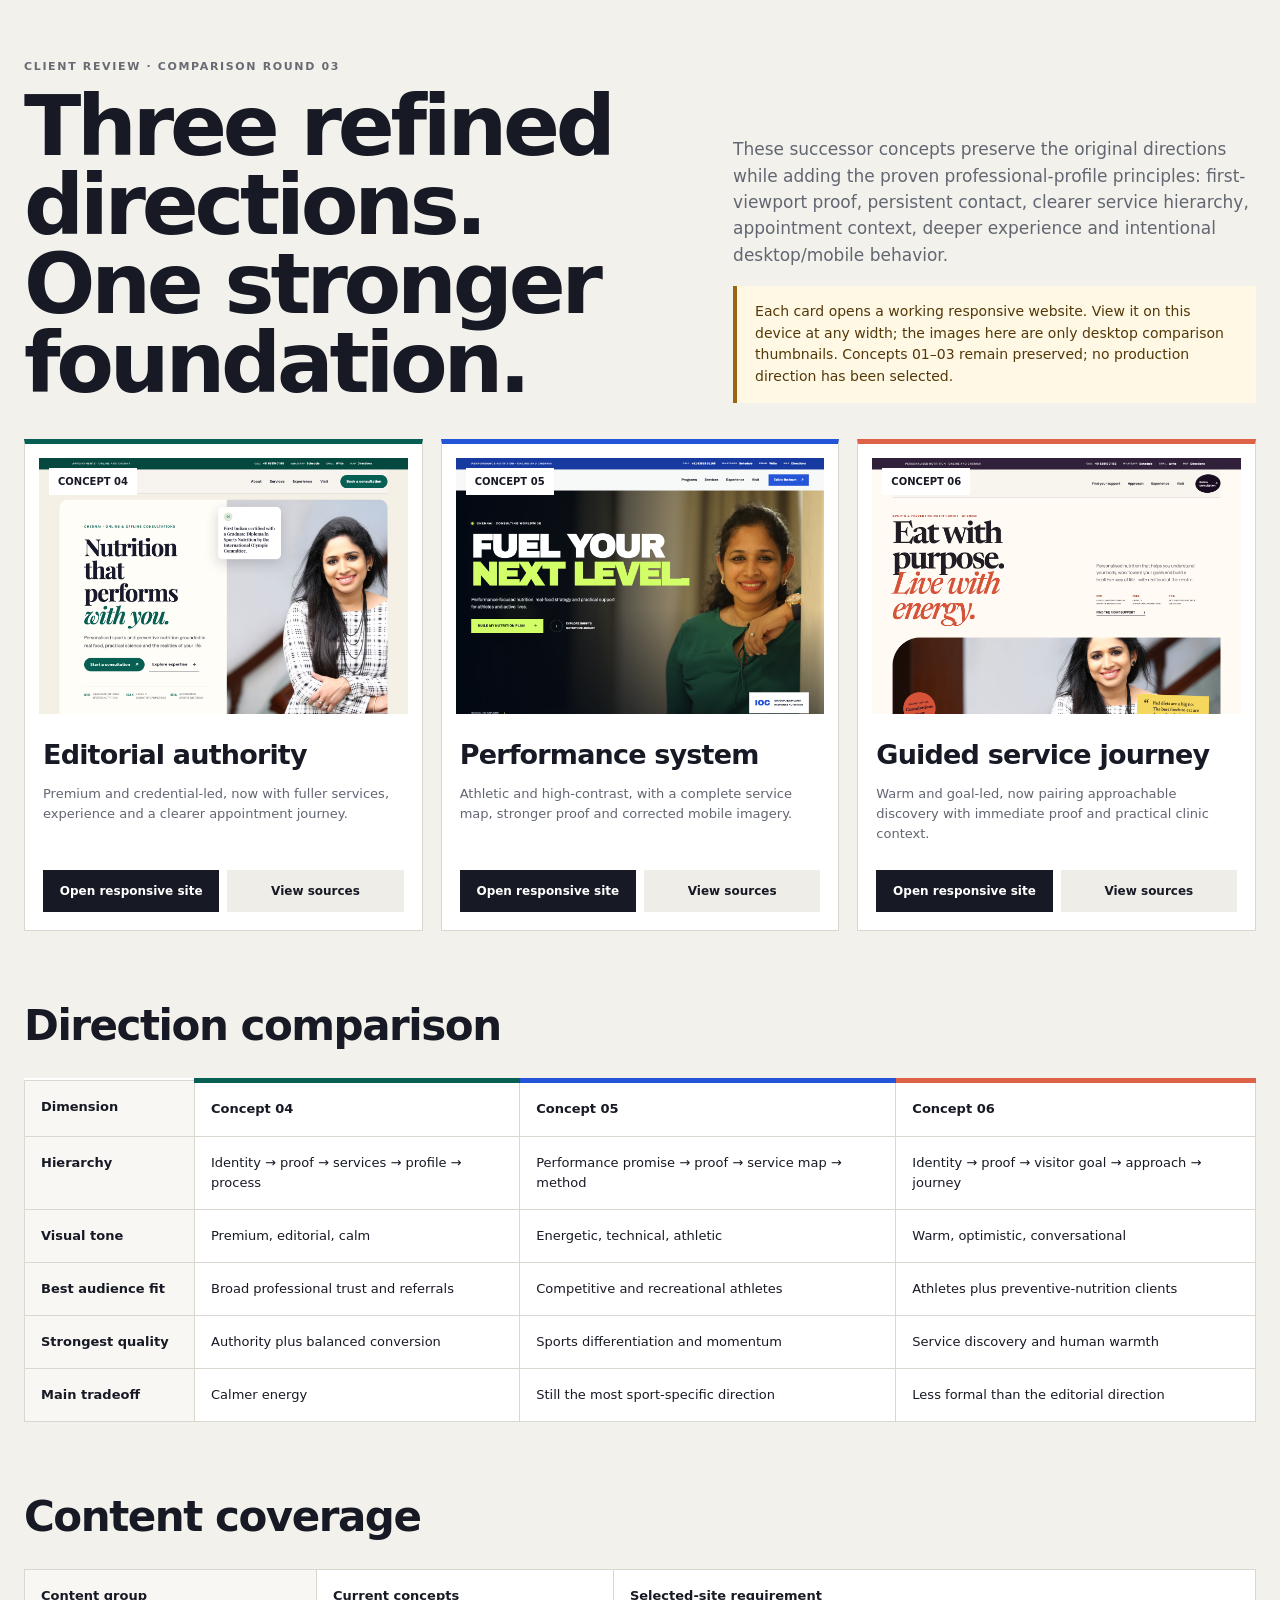
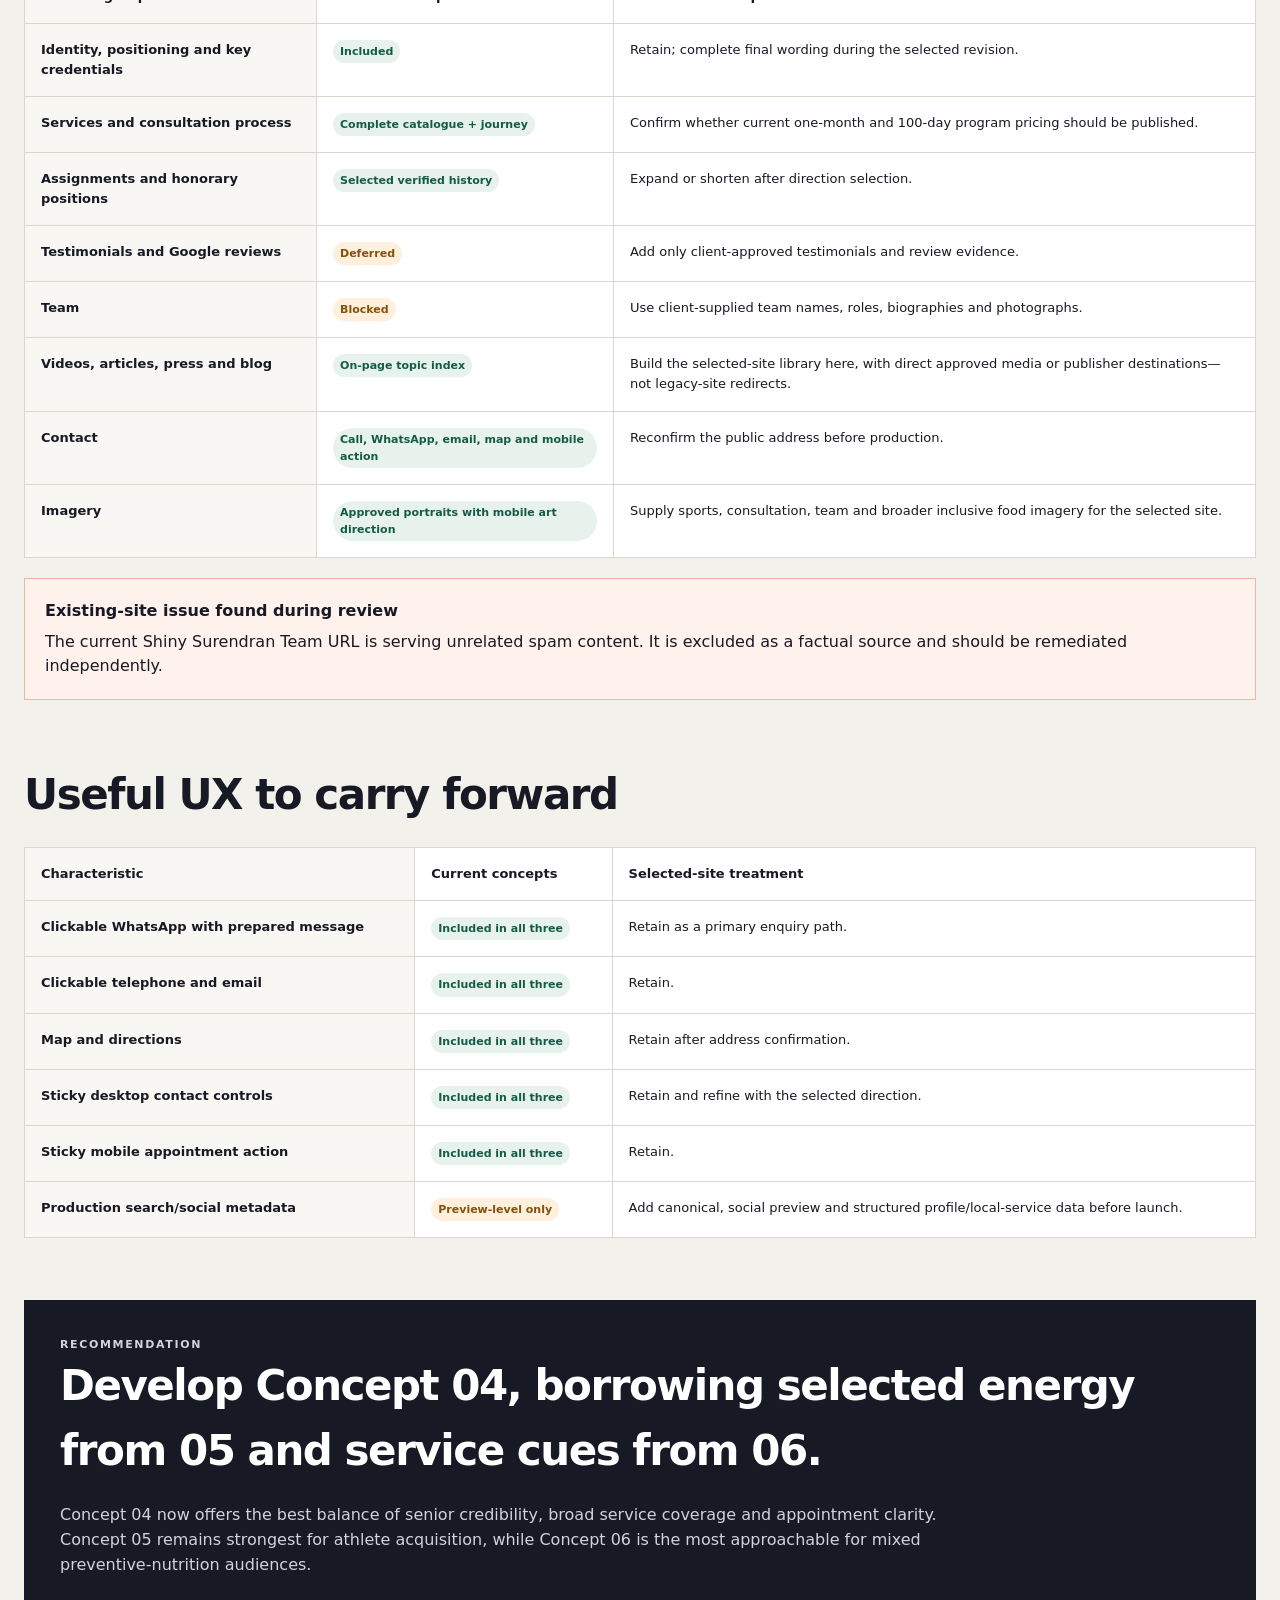
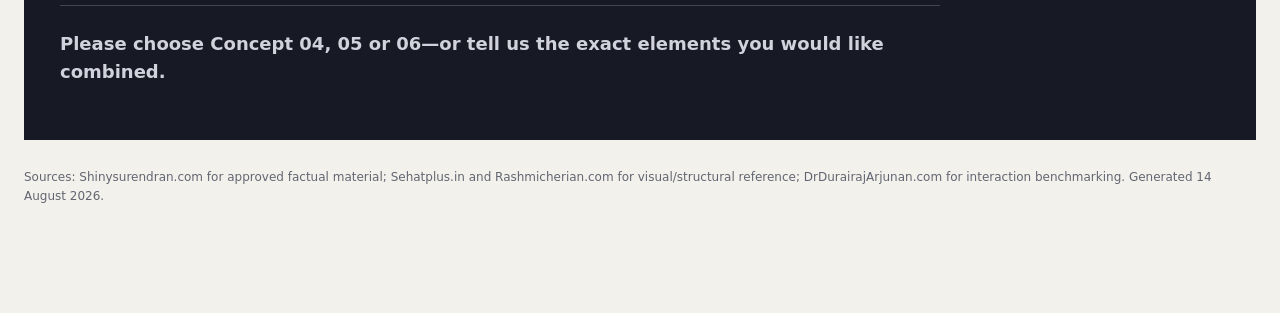
<file: index.html>
<!doctype html>
<html lang="en">
<head>
  <meta charset="utf-8">
  <meta name="viewport" content="width=device-width, initial-scale=1">
  <meta http-equiv="refresh" content="0; url=comparison-round-03/">
  <title>Shiny Surendran · Website Concepts</title>
  <link rel="canonical" href="comparison-round-03/">
</head>
<body>
  <p><a href="comparison-round-03/">Open the Shiny Surendran website concept comparison</a>.</p>
</body>
</html>
</file>
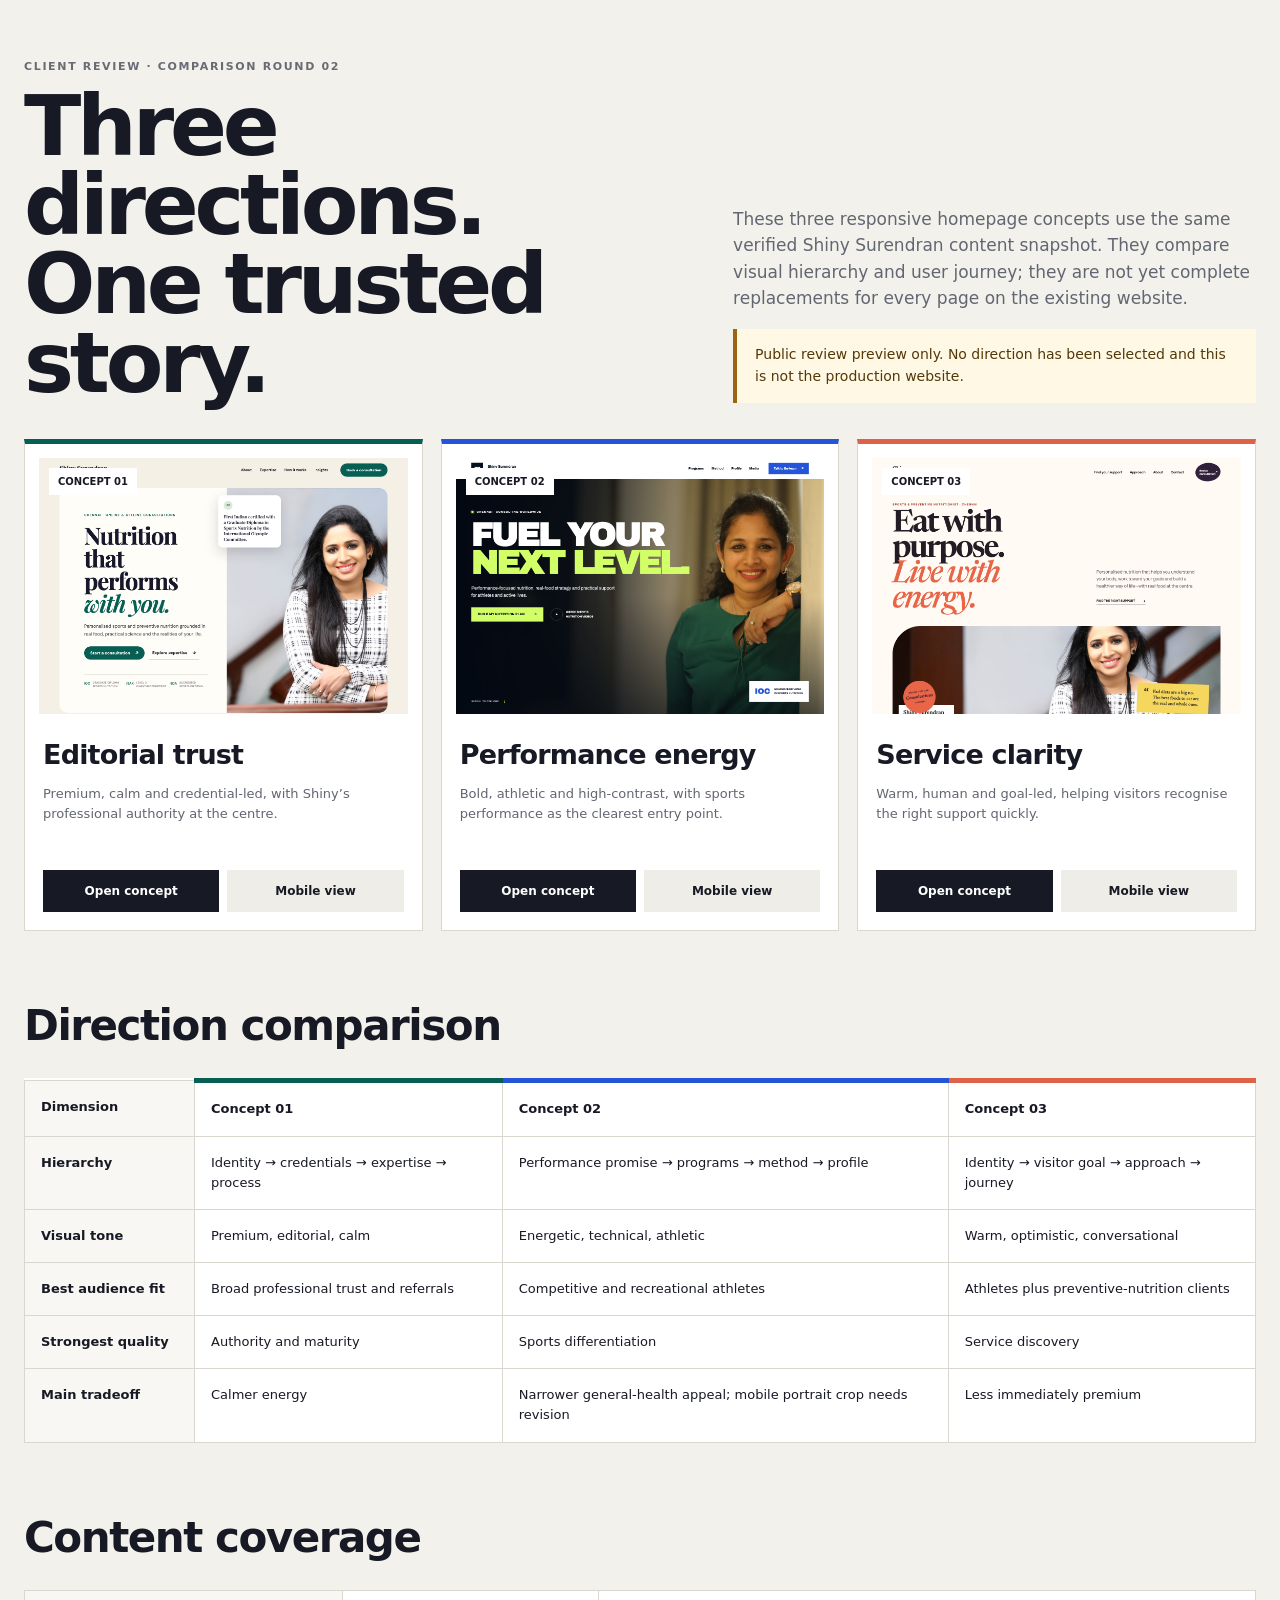
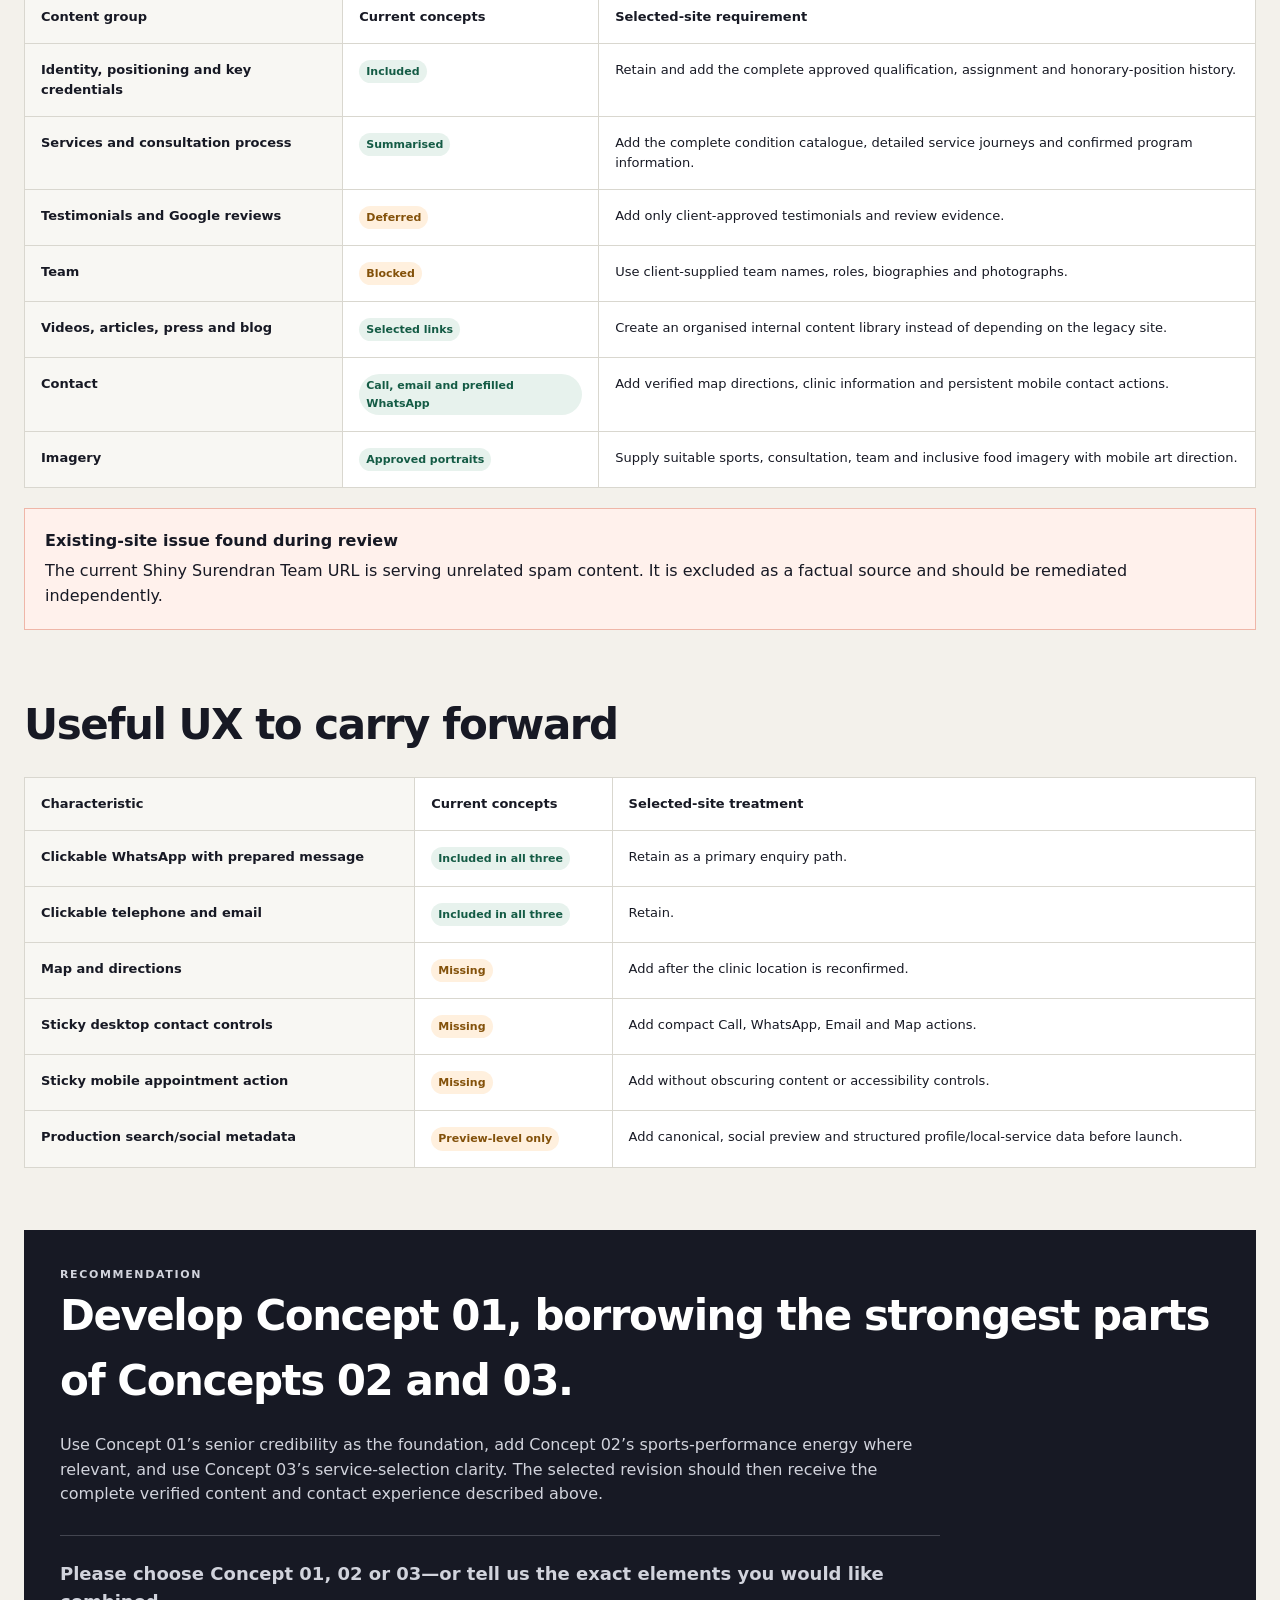
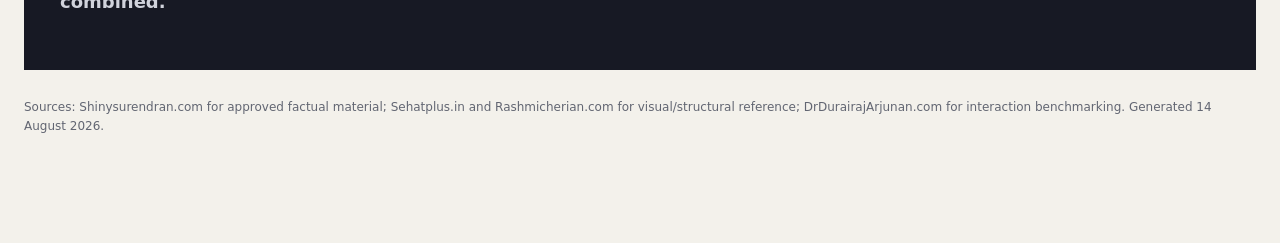
<file: comparison-round-02/index.html>
<!doctype html>
<html lang="en">
<head>
  <meta charset="utf-8">
  <meta name="viewport" content="width=device-width, initial-scale=1">
  <meta name="robots" content="noindex, nofollow">
  <title>Shiny Surendran · Client Concept Review</title>
  <style>
    :root{--ink:#171924;--muted:#626672;--paper:#f3f1eb;--card:#fff;--line:#d9d7cf;--green:#075e52;--blue:#2454d8;--coral:#dd6248;--amber:#9a6413}*{box-sizing:border-box}html{scroll-behavior:smooth}body{margin:0;color:var(--ink);background:var(--paper);font-family:Inter,ui-sans-serif,system-ui,-apple-system,BlinkMacSystemFont,"Segoe UI",sans-serif;line-height:1.55}a{color:inherit}.shell{width:min(1280px,calc(100% - 48px));margin:auto;padding:58px 0 96px}.eyebrow{margin:0;font-size:11px;font-weight:850;letter-spacing:.15em;text-transform:uppercase;color:#686b73}.intro{display:grid;grid-template-columns:1.1fr .9fr;gap:70px;align-items:end;margin-bottom:36px}.intro h1{margin:12px 0 0;font-size:clamp(42px,7vw,84px);line-height:.94;letter-spacing:-.05em}.intro-copy{color:var(--muted);font-size:17px}.notice{margin-top:18px;padding:15px 18px;border-left:4px solid var(--amber);background:#fff8e5;color:#533808;font-size:14px}.concepts{display:grid;grid-template-columns:repeat(3,1fr);gap:18px}.card{padding:14px;border:1px solid var(--line);background:var(--card)}.shot{position:relative;aspect-ratio:1440/1000;overflow:hidden;background:#ddd}.shot img{width:100%;height:100%;object-fit:cover;object-position:top}.tag{position:absolute;top:10px;left:10px;padding:6px 9px;background:white;font-size:10px;font-weight:850;text-transform:uppercase}.card h2{margin:20px 4px 8px;font-size:27px;letter-spacing:-.03em}.card p{min-height:66px;margin:0 4px;color:var(--muted);font-size:13px}.actions{display:flex;gap:8px;margin:20px 4px 4px}.actions a{flex:1;padding:12px;text-align:center;text-decoration:none;background:var(--ink);color:#fff;font-size:12px;font-weight:850}.actions a:last-child{background:#eeede8;color:var(--ink)}section.block{margin-top:62px}.block h2,.recommendation h2{margin:0 0 20px;font-size:clamp(30px,4vw,42px);letter-spacing:-.035em}.table-wrap{overflow-x:auto}table{width:100%;border-collapse:collapse;background:#fff;font-size:13px}th,td{min-width:180px;padding:16px;vertical-align:top;text-align:left;border:1px solid var(--line)}th:first-child,td:first-child{min-width:170px;font-weight:800;background:#f8f7f3}.c1{border-top:5px solid var(--green)}.c2{border-top:5px solid var(--blue)}.c3{border-top:5px solid var(--coral)}.status{display:inline-block;padding:3px 7px;border-radius:99px;background:#e7f2ed;color:#145b45;font-size:11px;font-weight:800}.status.gap{background:#fff0de;color:#83510a}.warning{margin-top:20px;padding:20px;background:#fff1ec;border:1px solid #efb6a8}.warning strong{display:block;margin-bottom:6px}.recommendation{margin-top:62px;padding:36px;background:var(--ink);color:#fff}.recommendation p{max-width:880px;color:#d1d3dc}.ask{margin-top:28px;padding-top:24px;border-top:1px solid #434550;font-size:18px;font-weight:850}.meta{margin-top:28px;color:var(--muted);font-size:12px}@media(max-width:900px){.shell{width:calc(100% - 28px);padding-top:34px}.intro{grid-template-columns:1fr;gap:18px}.concepts{grid-template-columns:1fr}.card p{min-height:0}.recommendation{padding:25px}}
  </style>
</head>
<body>
  <main class="shell">
    <section class="intro">
      <div><p class="eyebrow">Client review · Comparison round 02</p><h1>Three directions.<br>One trusted story.</h1></div>
      <div class="intro-copy"><p>These three responsive homepage concepts use the same verified Shiny Surendran content snapshot. They compare visual hierarchy and user journey; they are not yet complete replacements for every page on the existing website.</p><div class="notice">Public review preview only. No direction has been selected and this is not the production website.</div></div>
    </section>

    <section class="concepts" aria-label="Website concepts">
      <article class="card c1"><div class="shot"><img src="../previews/concept-01--desktop-1440.png" alt="Desktop preview of the editorial trust concept"><span class="tag">Concept 01</span></div><h2>Editorial trust</h2><p>Premium, calm and credential-led, with Shiny’s professional authority at the centre.</p><div class="actions"><a href="../concept-01/">Open concept</a><a href="../previews/concept-01--mobile-390.png">Mobile view</a></div></article>
      <article class="card c2"><div class="shot"><img src="../previews/concept-02--desktop-1440.png" alt="Desktop preview of the performance energy concept"><span class="tag">Concept 02</span></div><h2>Performance energy</h2><p>Bold, athletic and high-contrast, with sports performance as the clearest entry point.</p><div class="actions"><a href="../concept-02/">Open concept</a><a href="../previews/concept-02--mobile-390.png">Mobile view</a></div></article>
      <article class="card c3"><div class="shot"><img src="../previews/concept-03--desktop-1440.png" alt="Desktop preview of the service clarity concept"><span class="tag">Concept 03</span></div><h2>Service clarity</h2><p>Warm, human and goal-led, helping visitors recognise the right support quickly.</p><div class="actions"><a href="../concept-03/">Open concept</a><a href="../previews/concept-03--mobile-390.png">Mobile view</a></div></article>
    </section>

    <section class="block"><h2>Direction comparison</h2><div class="table-wrap"><table><thead><tr><th>Dimension</th><th class="c1">Concept 01</th><th class="c2">Concept 02</th><th class="c3">Concept 03</th></tr></thead><tbody>
      <tr><td>Hierarchy</td><td>Identity → credentials → expertise → process</td><td>Performance promise → programs → method → profile</td><td>Identity → visitor goal → approach → journey</td></tr>
      <tr><td>Visual tone</td><td>Premium, editorial, calm</td><td>Energetic, technical, athletic</td><td>Warm, optimistic, conversational</td></tr>
      <tr><td>Best audience fit</td><td>Broad professional trust and referrals</td><td>Competitive and recreational athletes</td><td>Athletes plus preventive-nutrition clients</td></tr>
      <tr><td>Strongest quality</td><td>Authority and maturity</td><td>Sports differentiation</td><td>Service discovery</td></tr>
      <tr><td>Main tradeoff</td><td>Calmer energy</td><td>Narrower general-health appeal; mobile portrait crop needs revision</td><td>Less immediately premium</td></tr>
    </tbody></table></div></section>

    <section class="block"><h2>Content coverage</h2><div class="table-wrap"><table><thead><tr><th>Content group</th><th>Current concepts</th><th>Selected-site requirement</th></tr></thead><tbody>
      <tr><td>Identity, positioning and key credentials</td><td><span class="status">Included</span></td><td>Retain and add the complete approved qualification, assignment and honorary-position history.</td></tr>
      <tr><td>Services and consultation process</td><td><span class="status">Summarised</span></td><td>Add the complete condition catalogue, detailed service journeys and confirmed program information.</td></tr>
      <tr><td>Testimonials and Google reviews</td><td><span class="status gap">Deferred</span></td><td>Add only client-approved testimonials and review evidence.</td></tr>
      <tr><td>Team</td><td><span class="status gap">Blocked</span></td><td>Use client-supplied team names, roles, biographies and photographs.</td></tr>
      <tr><td>Videos, articles, press and blog</td><td><span class="status">Selected links</span></td><td>Create an organised internal content library instead of depending on the legacy site.</td></tr>
      <tr><td>Contact</td><td><span class="status">Call, email and prefilled WhatsApp</span></td><td>Add verified map directions, clinic information and persistent mobile contact actions.</td></tr>
      <tr><td>Imagery</td><td><span class="status">Approved portraits</span></td><td>Supply suitable sports, consultation, team and inclusive food imagery with mobile art direction.</td></tr>
    </tbody></table></div><div class="warning"><strong>Existing-site issue found during review</strong>The current Shiny Surendran Team URL is serving unrelated spam content. It is excluded as a factual source and should be remediated independently.</div></section>

    <section class="block"><h2>Useful UX to carry forward</h2><div class="table-wrap"><table><thead><tr><th>Characteristic</th><th>Current concepts</th><th>Selected-site treatment</th></tr></thead><tbody>
      <tr><td>Clickable WhatsApp with prepared message</td><td><span class="status">Included in all three</span></td><td>Retain as a primary enquiry path.</td></tr>
      <tr><td>Clickable telephone and email</td><td><span class="status">Included in all three</span></td><td>Retain.</td></tr>
      <tr><td>Map and directions</td><td><span class="status gap">Missing</span></td><td>Add after the clinic location is reconfirmed.</td></tr>
      <tr><td>Sticky desktop contact controls</td><td><span class="status gap">Missing</span></td><td>Add compact Call, WhatsApp, Email and Map actions.</td></tr>
      <tr><td>Sticky mobile appointment action</td><td><span class="status gap">Missing</span></td><td>Add without obscuring content or accessibility controls.</td></tr>
      <tr><td>Production search/social metadata</td><td><span class="status gap">Preview-level only</span></td><td>Add canonical, social preview and structured profile/local-service data before launch.</td></tr>
    </tbody></table></div></section>

    <section class="recommendation"><p class="eyebrow">Recommendation</p><h2>Develop Concept 01, borrowing the strongest parts of Concepts 02 and 03.</h2><p>Use Concept 01’s senior credibility as the foundation, add Concept 02’s sports-performance energy where relevant, and use Concept 03’s service-selection clarity. The selected revision should then receive the complete verified content and contact experience described above.</p><p class="ask">Please choose Concept 01, 02 or 03—or tell us the exact elements you would like combined.</p></section>
    <p class="meta">Sources: Shinysurendran.com for approved factual material; Sehatplus.in and Rashmicherian.com for visual/structural reference; DrDurairajArjunan.com for interaction benchmarking. Generated 14 August 2026.</p>
  </main>
</body>
</html>
</file>
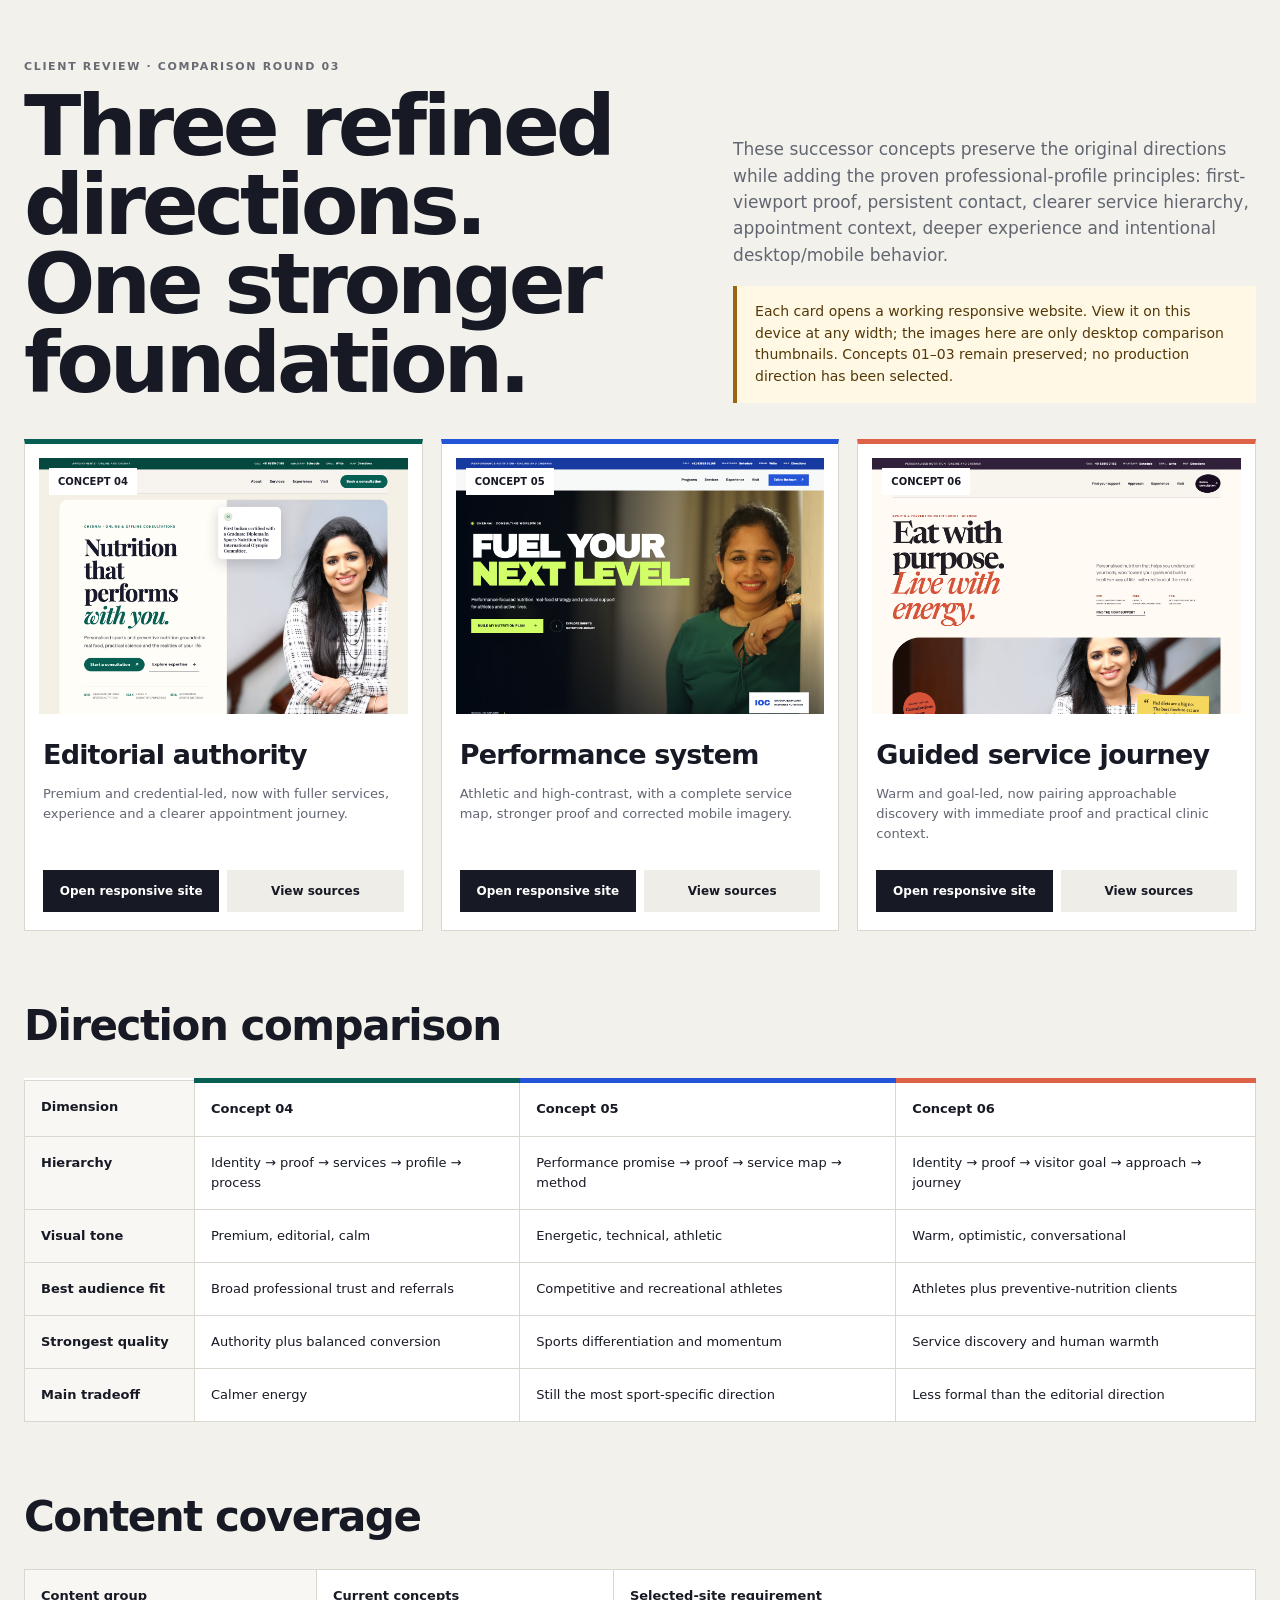
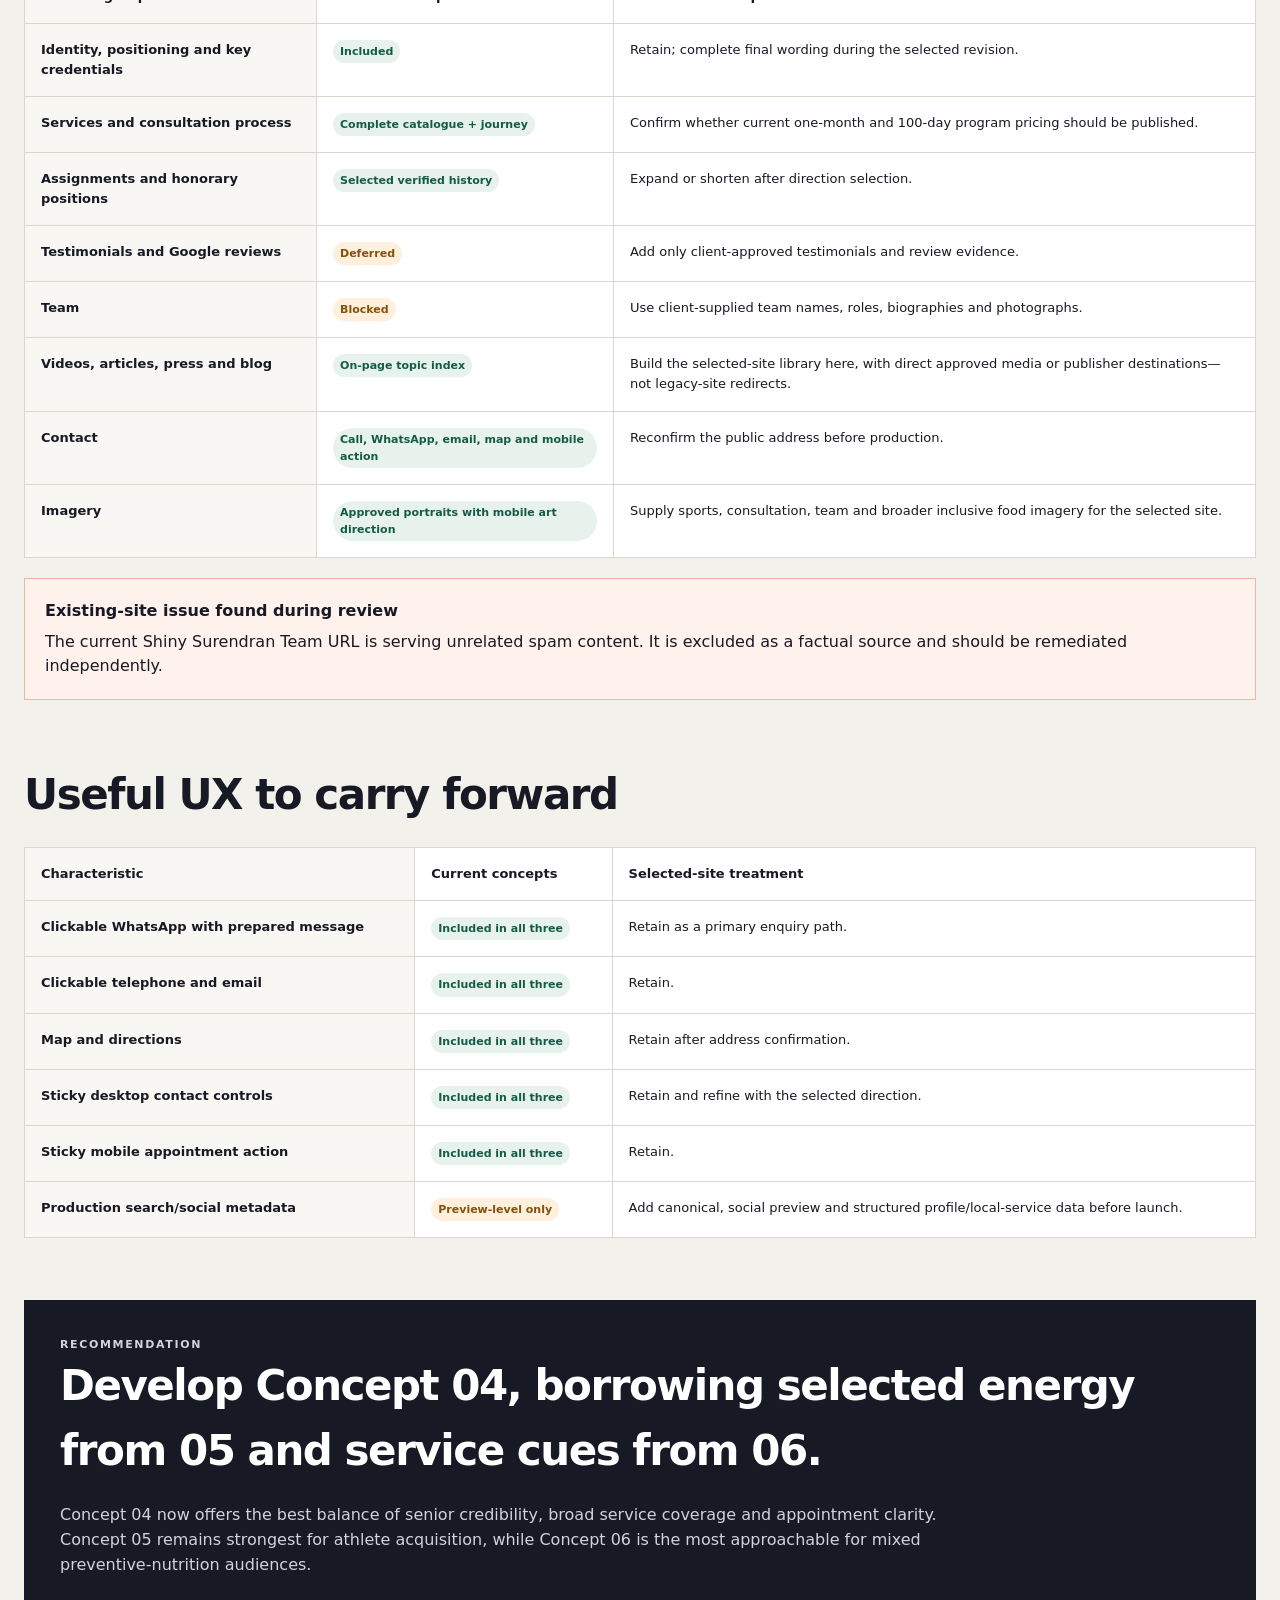
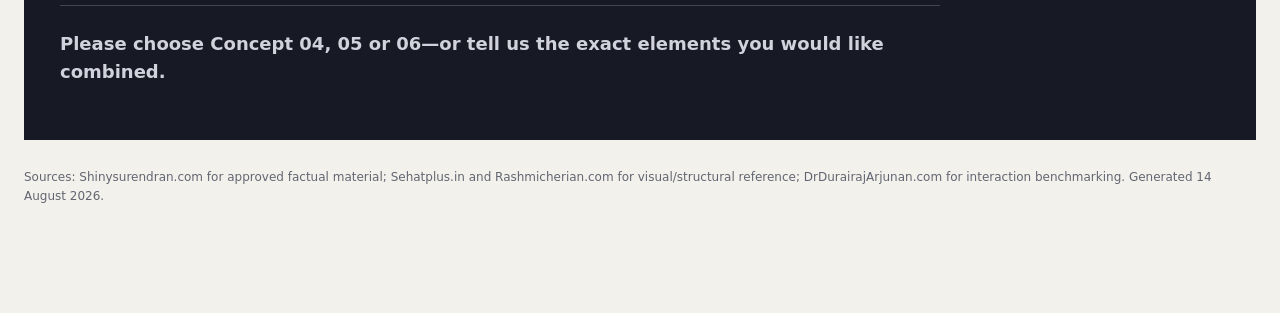
<file: comparison-round-03/index.html>
<!doctype html>
<html lang="en">
<head>
  <meta charset="utf-8">
  <meta name="viewport" content="width=device-width, initial-scale=1">
  <meta name="robots" content="noindex, nofollow">
  <title>Shiny Surendran · Client Concept Review</title>
  <style>
    :root{--ink:#171924;--muted:#626672;--paper:#f3f1eb;--card:#fff;--line:#d9d7cf;--green:#075e52;--blue:#2454d8;--coral:#dd6248;--amber:#9a6413}*{box-sizing:border-box}html{scroll-behavior:smooth}body{margin:0;color:var(--ink);background:var(--paper);font-family:Inter,ui-sans-serif,system-ui,-apple-system,BlinkMacSystemFont,"Segoe UI",sans-serif;line-height:1.55}a{color:inherit}.shell{width:min(1280px,calc(100% - 48px));margin:auto;padding:58px 0 96px}.eyebrow{margin:0;font-size:11px;font-weight:850;letter-spacing:.15em;text-transform:uppercase;color:#686b73}.intro{display:grid;grid-template-columns:1.1fr .9fr;gap:70px;align-items:end;margin-bottom:36px}.intro h1{margin:12px 0 0;font-size:clamp(42px,7vw,84px);line-height:.94;letter-spacing:-.05em}.intro-copy{color:var(--muted);font-size:17px}.notice{margin-top:18px;padding:15px 18px;border-left:4px solid var(--amber);background:#fff8e5;color:#533808;font-size:14px}.concepts{display:grid;grid-template-columns:repeat(3,1fr);gap:18px}.card{padding:14px;border:1px solid var(--line);background:var(--card)}.shot{position:relative;display:block;aspect-ratio:1440/1000;overflow:hidden;background:#ddd}.shot img{width:100%;height:100%;object-fit:cover;object-position:top;transition:transform .2s ease}.shot:hover img{transform:scale(1.015)}.shot:focus-visible,.actions a:focus-visible{outline:3px solid var(--blue);outline-offset:3px}.tag{position:absolute;top:10px;left:10px;padding:6px 9px;background:white;font-size:10px;font-weight:850;text-transform:uppercase}.card h2{margin:20px 4px 8px;font-size:27px;letter-spacing:-.03em}.card p{min-height:66px;margin:0 4px;color:var(--muted);font-size:13px}.actions{display:flex;gap:8px;margin:20px 4px 4px}.actions a{flex:1;padding:12px;text-align:center;text-decoration:none;background:var(--ink);color:#fff;font-size:12px;font-weight:850}.actions a:last-child{background:#eeede8;color:var(--ink)}section.block{margin-top:62px}.block h2,.recommendation h2{margin:0 0 20px;font-size:clamp(30px,4vw,42px);letter-spacing:-.035em}.table-wrap{overflow-x:auto}table{width:100%;border-collapse:collapse;background:#fff;font-size:13px}th,td{min-width:180px;padding:16px;vertical-align:top;text-align:left;border:1px solid var(--line)}th:first-child,td:first-child{min-width:170px;font-weight:800;background:#f8f7f3}.c1{border-top:5px solid var(--green)}.c2{border-top:5px solid var(--blue)}.c3{border-top:5px solid var(--coral)}.status{display:inline-block;padding:3px 7px;border-radius:99px;background:#e7f2ed;color:#145b45;font-size:11px;font-weight:800}.status.gap{background:#fff0de;color:#83510a}.warning{margin-top:20px;padding:20px;background:#fff1ec;border:1px solid #efb6a8}.warning strong{display:block;margin-bottom:6px}.recommendation{margin-top:62px;padding:36px;background:var(--ink);color:#fff}.recommendation p{max-width:880px;color:#d1d3dc}.ask{margin-top:28px;padding-top:24px;border-top:1px solid #434550;font-size:18px;font-weight:850}.meta{margin-top:28px;color:var(--muted);font-size:12px}@media(max-width:900px){.shell{width:calc(100% - 28px);padding-top:34px}.intro{grid-template-columns:1fr;gap:18px}.concepts{grid-template-columns:1fr}.card p{min-height:0}.recommendation{padding:25px}}
    @media(max-width:180px){.shell{width:calc(100% - 12px);min-width:0;padding:18px 0 44px}.intro,.intro>*,.concepts,.card,.table-wrap{min-width:0}.intro h1{font-size:27px;overflow-wrap:anywhere}.eyebrow{font-size:9px;letter-spacing:.08em}.intro-copy{font-size:14px;overflow-wrap:anywhere}.notice{padding:10px;border-left-width:3px}.card{padding:8px}.tag{top:5px;left:5px;padding:4px 5px;font-size:8px}.card h2{margin:12px 2px 6px;font-size:21px;overflow-wrap:anywhere}.card p{margin:0 2px;overflow-wrap:anywhere}.actions{flex-direction:column;margin:14px 2px 2px}.actions a{min-width:0;padding:10px 6px;overflow-wrap:anywhere}.block h2,.recommendation h2{font-size:25px;overflow-wrap:anywhere}.table-wrap{max-width:100%}.recommendation{margin-top:36px;padding:16px;overflow-wrap:anywhere}.ask{font-size:16px}.meta{overflow-wrap:anywhere}}
  </style>
</head>
<body>
  <main class="shell">
    <section class="intro">
      <div><p class="eyebrow">Client review · Comparison round 03</p><h1>Three refined directions.<br>One stronger foundation.</h1></div>
      <div class="intro-copy"><p>These successor concepts preserve the original directions while adding the proven professional-profile principles: first-viewport proof, persistent contact, clearer service hierarchy, appointment context, deeper experience and intentional desktop/mobile behavior.</p><div class="notice">Each card opens a working responsive website. View it on this device at any width; the images here are only desktop comparison thumbnails. Concepts 01–03 remain preserved; no production direction has been selected.</div></div>
    </section>

    <section class="concepts" aria-label="Website concepts">
      <article class="card c1"><a class="shot" href="../concept-04/" aria-label="Open the Concept 04 responsive website"><img src="../previews/concept-04--desktop-1440.png" alt="Desktop preview of the refined editorial trust concept"><span class="tag">Concept 04</span></a><h2>Editorial authority</h2><p>Premium and credential-led, now with fuller services, experience and a clearer appointment journey.</p><div class="actions"><a href="../concept-04/">Open responsive site</a><a href="../concept-04/#documentation">View sources</a></div></article>
      <article class="card c2"><a class="shot" href="../concept-05/" aria-label="Open the Concept 05 responsive website"><img src="../previews/concept-05--desktop-1440.png" alt="Desktop preview of the refined performance energy concept"><span class="tag">Concept 05</span></a><h2>Performance system</h2><p>Athletic and high-contrast, with a complete service map, stronger proof and corrected mobile imagery.</p><div class="actions"><a href="../concept-05/">Open responsive site</a><a href="../concept-05/#documentation">View sources</a></div></article>
      <article class="card c3"><a class="shot" href="../concept-06/" aria-label="Open the Concept 06 responsive website"><img src="../previews/concept-06--desktop-1440.png" alt="Desktop preview of the refined service clarity concept"><span class="tag">Concept 06</span></a><h2>Guided service journey</h2><p>Warm and goal-led, now pairing approachable discovery with immediate proof and practical clinic context.</p><div class="actions"><a href="../concept-06/">Open responsive site</a><a href="../concept-06/#documentation">View sources</a></div></article>
    </section>

    <section class="block"><h2>Direction comparison</h2><div class="table-wrap"><table><thead><tr><th>Dimension</th><th class="c1">Concept 04</th><th class="c2">Concept 05</th><th class="c3">Concept 06</th></tr></thead><tbody>
      <tr><td>Hierarchy</td><td>Identity → proof → services → profile → process</td><td>Performance promise → proof → service map → method</td><td>Identity → proof → visitor goal → approach → journey</td></tr>
      <tr><td>Visual tone</td><td>Premium, editorial, calm</td><td>Energetic, technical, athletic</td><td>Warm, optimistic, conversational</td></tr>
      <tr><td>Best audience fit</td><td>Broad professional trust and referrals</td><td>Competitive and recreational athletes</td><td>Athletes plus preventive-nutrition clients</td></tr>
      <tr><td>Strongest quality</td><td>Authority plus balanced conversion</td><td>Sports differentiation and momentum</td><td>Service discovery and human warmth</td></tr>
      <tr><td>Main tradeoff</td><td>Calmer energy</td><td>Still the most sport-specific direction</td><td>Less formal than the editorial direction</td></tr>
    </tbody></table></div></section>

    <section class="block"><h2>Content coverage</h2><div class="table-wrap"><table><thead><tr><th>Content group</th><th>Current concepts</th><th>Selected-site requirement</th></tr></thead><tbody>
      <tr><td>Identity, positioning and key credentials</td><td><span class="status">Included</span></td><td>Retain; complete final wording during the selected revision.</td></tr>
      <tr><td>Services and consultation process</td><td><span class="status">Complete catalogue + journey</span></td><td>Confirm whether current one-month and 100-day program pricing should be published.</td></tr>
      <tr><td>Assignments and honorary positions</td><td><span class="status">Selected verified history</span></td><td>Expand or shorten after direction selection.</td></tr>
      <tr><td>Testimonials and Google reviews</td><td><span class="status gap">Deferred</span></td><td>Add only client-approved testimonials and review evidence.</td></tr>
      <tr><td>Team</td><td><span class="status gap">Blocked</span></td><td>Use client-supplied team names, roles, biographies and photographs.</td></tr>
      <tr><td>Videos, articles, press and blog</td><td><span class="status">On-page topic index</span></td><td>Build the selected-site library here, with direct approved media or publisher destinations—not legacy-site redirects.</td></tr>
      <tr><td>Contact</td><td><span class="status">Call, WhatsApp, email, map and mobile action</span></td><td>Reconfirm the public address before production.</td></tr>
      <tr><td>Imagery</td><td><span class="status">Approved portraits with mobile art direction</span></td><td>Supply sports, consultation, team and broader inclusive food imagery for the selected site.</td></tr>
    </tbody></table></div><div class="warning"><strong>Existing-site issue found during review</strong>The current Shiny Surendran Team URL is serving unrelated spam content. It is excluded as a factual source and should be remediated independently.</div></section>

    <section class="block"><h2>Useful UX to carry forward</h2><div class="table-wrap"><table><thead><tr><th>Characteristic</th><th>Current concepts</th><th>Selected-site treatment</th></tr></thead><tbody>
      <tr><td>Clickable WhatsApp with prepared message</td><td><span class="status">Included in all three</span></td><td>Retain as a primary enquiry path.</td></tr>
      <tr><td>Clickable telephone and email</td><td><span class="status">Included in all three</span></td><td>Retain.</td></tr>
      <tr><td>Map and directions</td><td><span class="status">Included in all three</span></td><td>Retain after address confirmation.</td></tr>
      <tr><td>Sticky desktop contact controls</td><td><span class="status">Included in all three</span></td><td>Retain and refine with the selected direction.</td></tr>
      <tr><td>Sticky mobile appointment action</td><td><span class="status">Included in all three</span></td><td>Retain.</td></tr>
      <tr><td>Production search/social metadata</td><td><span class="status gap">Preview-level only</span></td><td>Add canonical, social preview and structured profile/local-service data before launch.</td></tr>
    </tbody></table></div></section>

    <section class="recommendation"><p class="eyebrow">Recommendation</p><h2>Develop Concept 04, borrowing selected energy from 05 and service cues from 06.</h2><p>Concept 04 now offers the best balance of senior credibility, broad service coverage and appointment clarity. Concept 05 remains strongest for athlete acquisition, while Concept 06 is the most approachable for mixed preventive-nutrition audiences.</p><p class="ask">Please choose Concept 04, 05 or 06—or tell us the exact elements you would like combined.</p></section>
    <p class="meta">Sources: Shinysurendran.com for approved factual material; Sehatplus.in and Rashmicherian.com for visual/structural reference; DrDurairajArjunan.com for interaction benchmarking. Generated 14 August 2026.</p>
  </main>
</body>
</html>
</file>
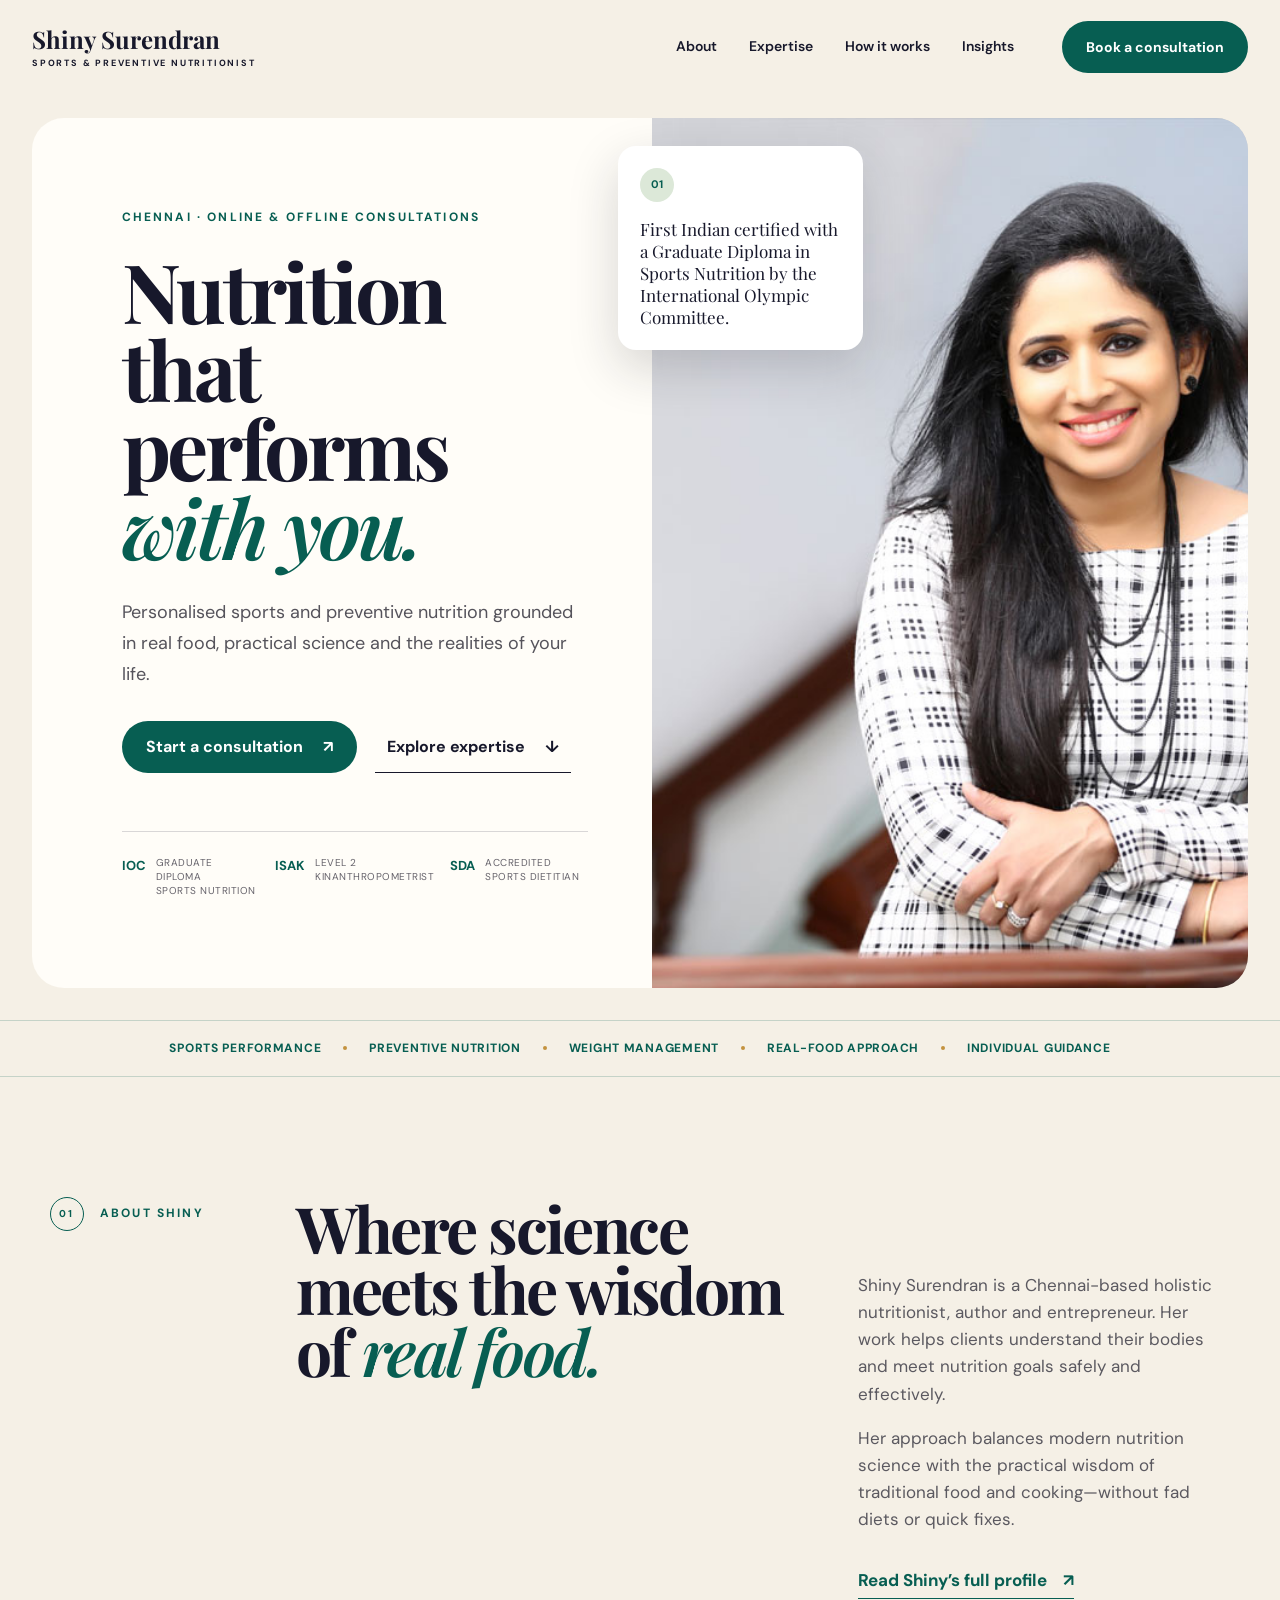
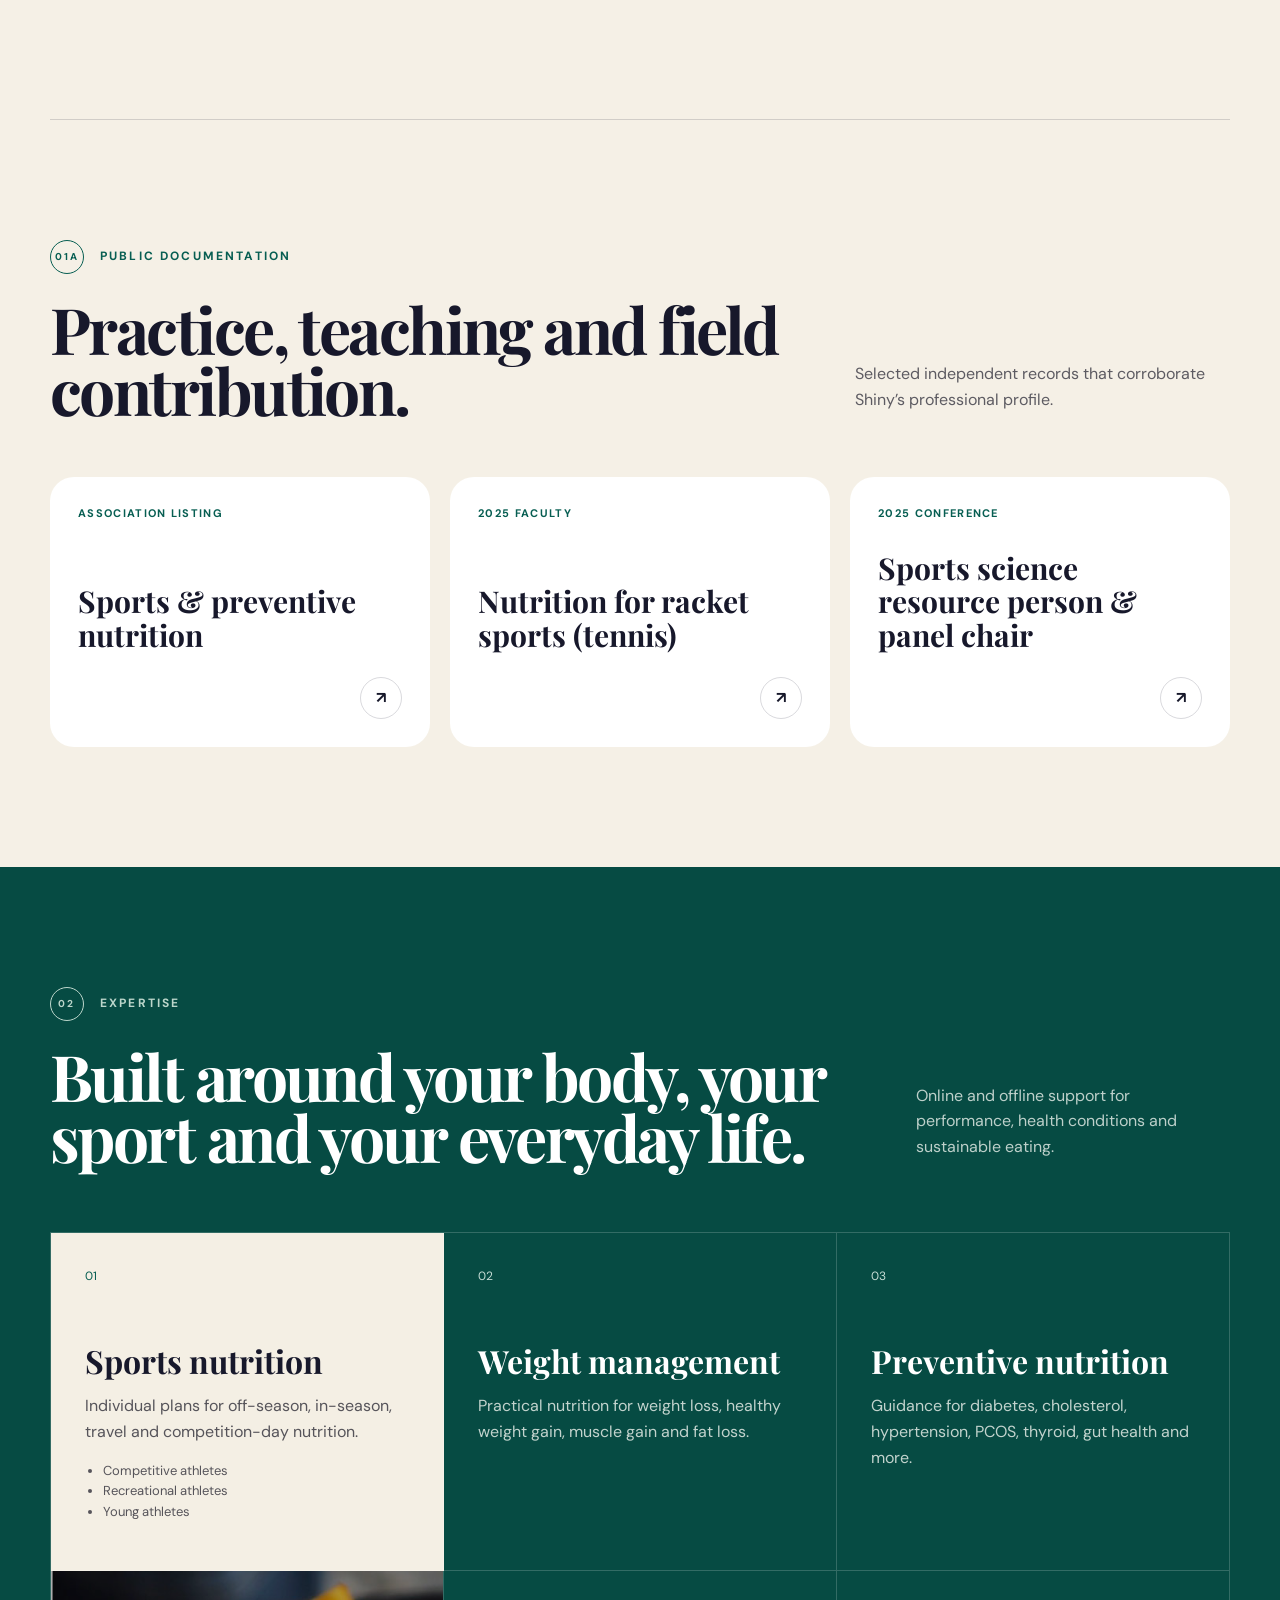
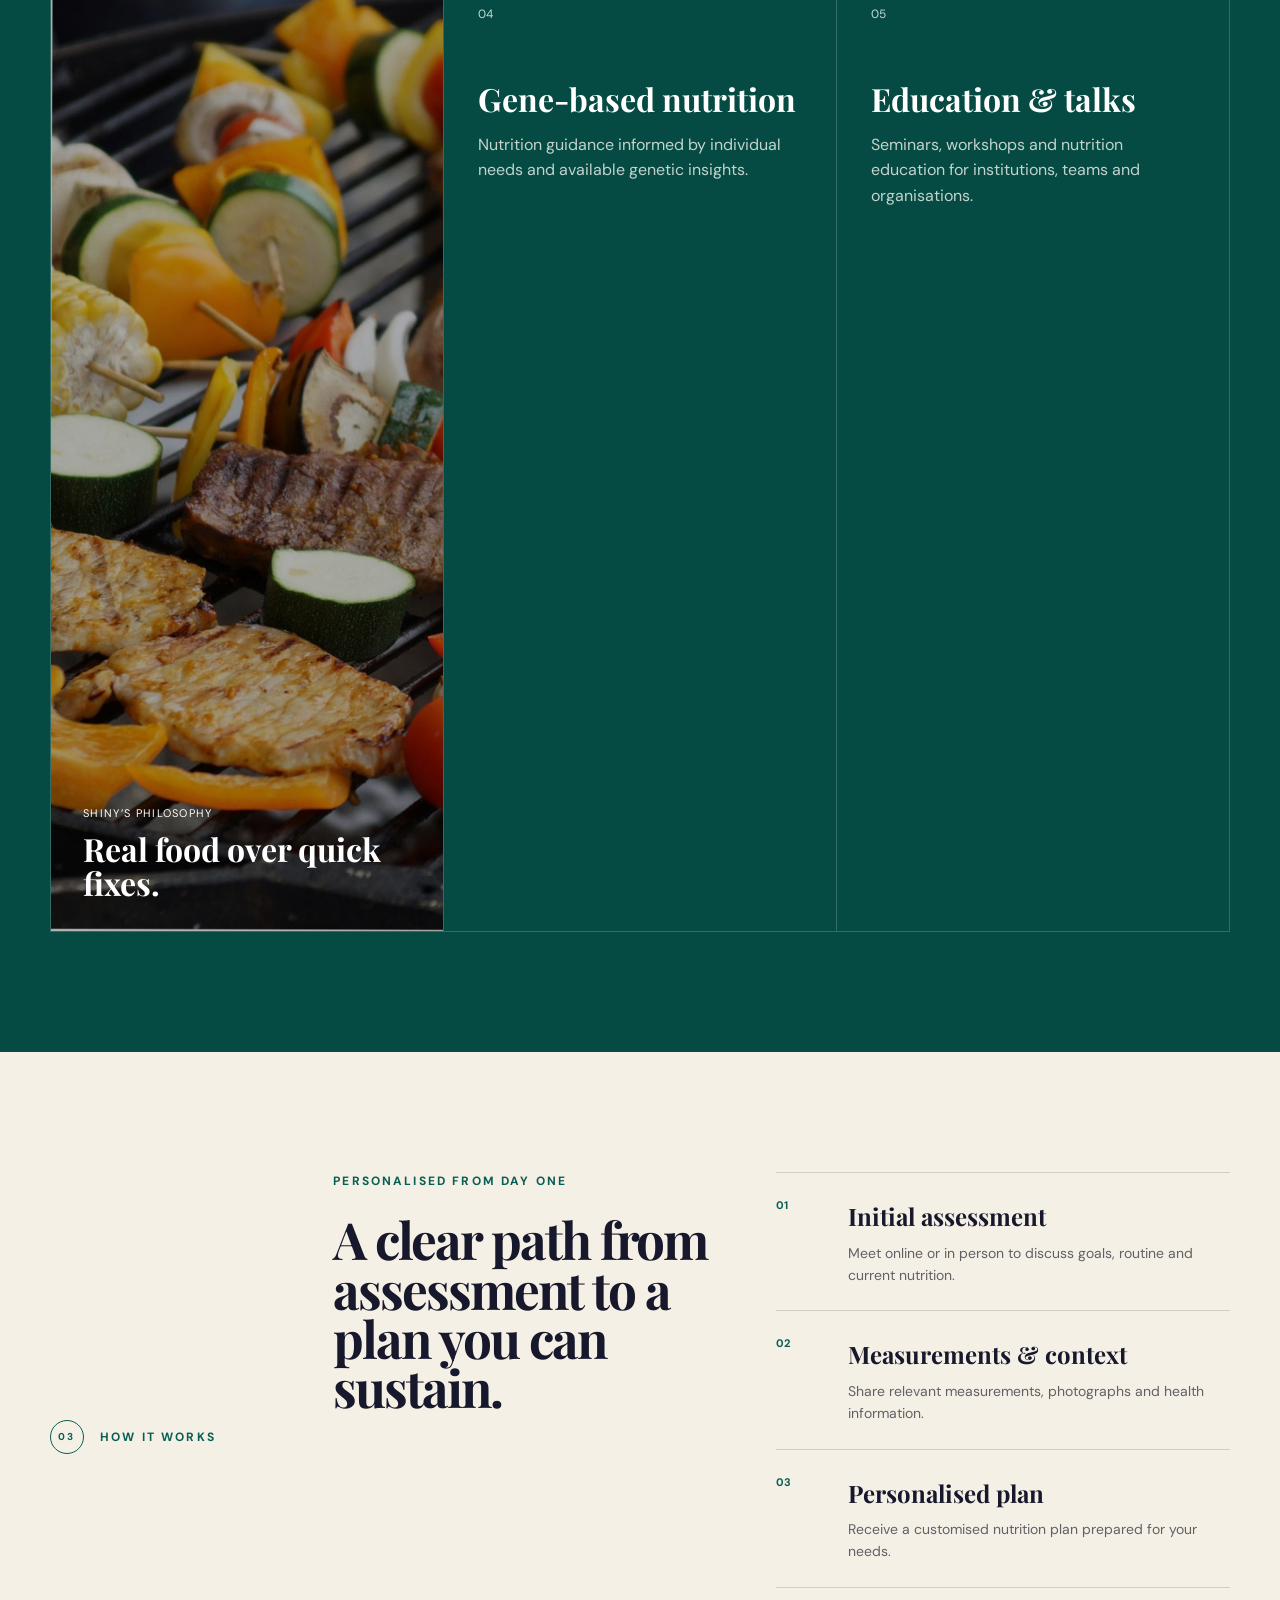
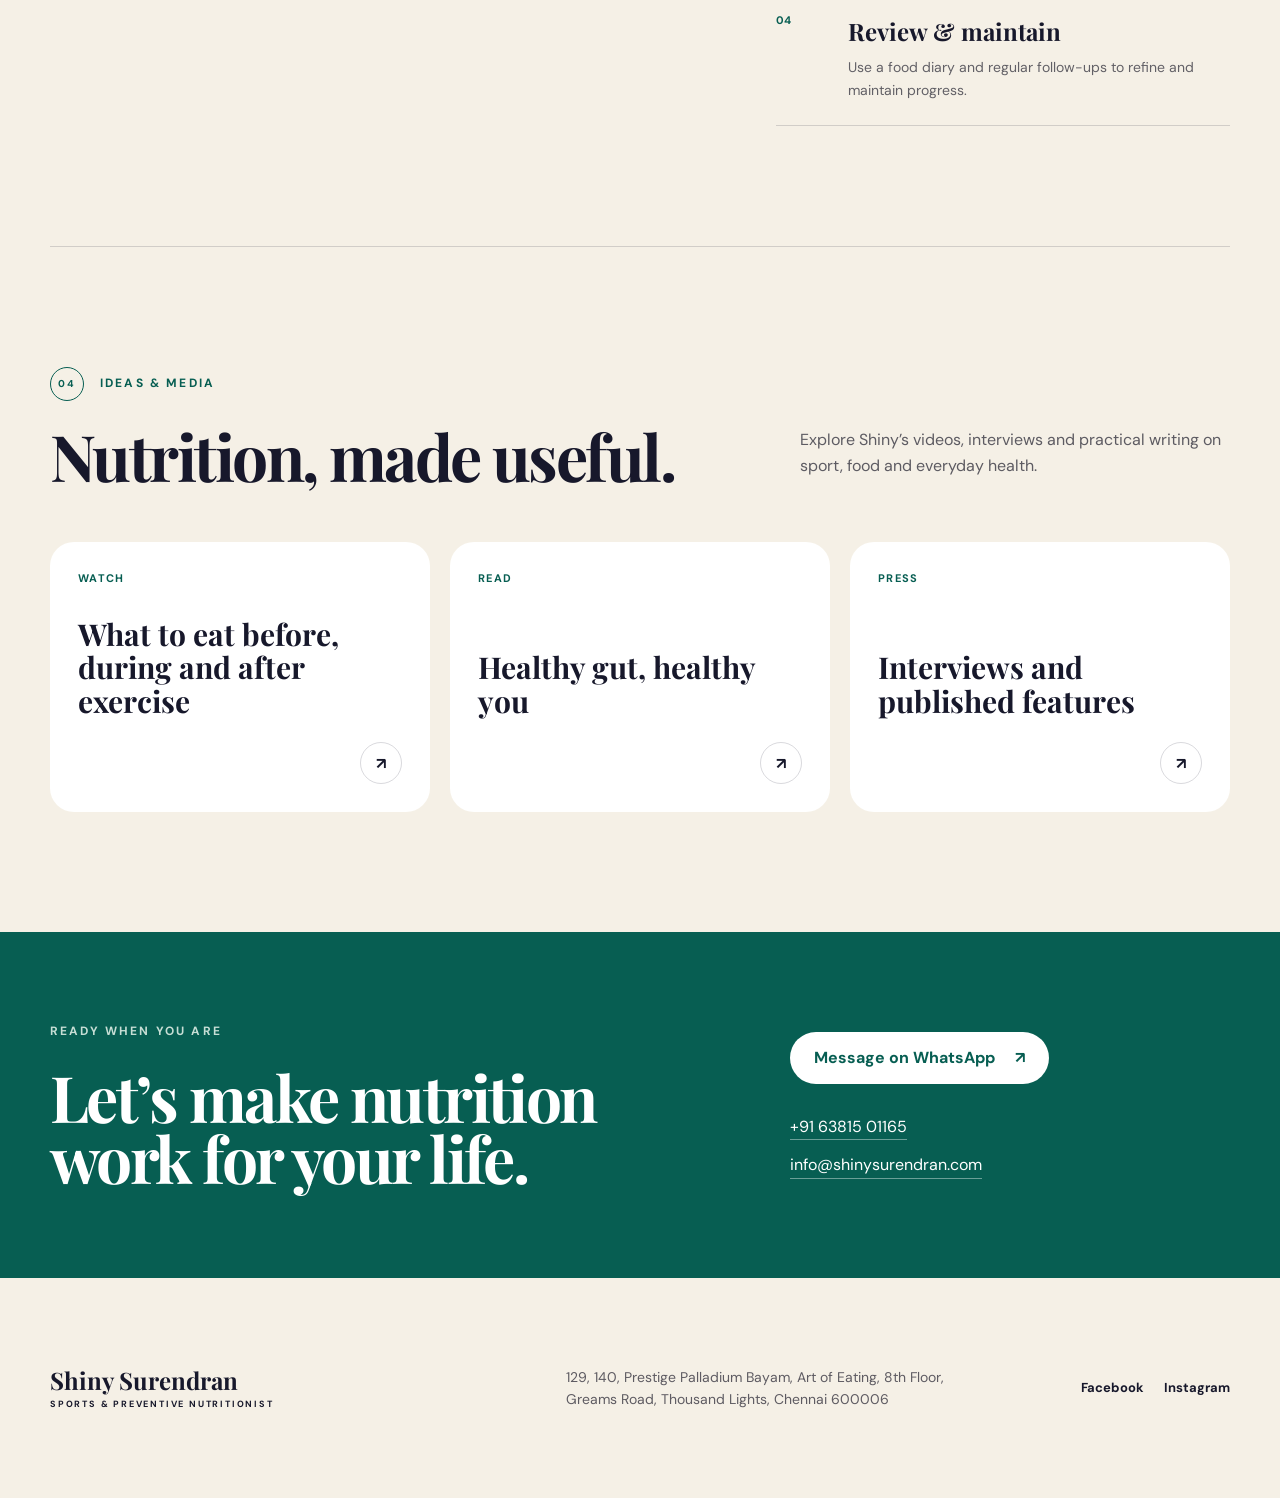
<file: concept-01/index.html>
<!doctype html>
<html lang="en">
<head>
  <meta charset="utf-8">
  <meta name="viewport" content="width=device-width, initial-scale=1">
  <meta name="description" content="Shiny Surendran is a Chennai-based sports and preventive nutritionist offering online and offline consultations.">
  <title>Shiny Surendran | Sports & Preventive Nutritionist</title>
  <link rel="preconnect" href="https://fonts.googleapis.com">
  <link rel="preconnect" href="https://fonts.gstatic.com" crossorigin>
  <link href="https://fonts.googleapis.com/css2?family=DM+Sans:wght@400;500;600;700&family=Playfair+Display:ital,wght@0,600;0,700;1,600&display=swap" rel="stylesheet">
  <link rel="stylesheet" href="styles.css">
</head>
<body>
  <a class="skip-link" href="#main">Skip to content</a>
  <header class="site-header">
    <a class="brand" href="#top" aria-label="Shiny Surendran home">
      <span>Shiny Surendran</span>
      <small>Sports & Preventive Nutritionist</small>
    </a>
    <nav aria-label="Primary navigation">
      <a href="#about">About</a>
      <a href="#expertise">Expertise</a>
      <a href="#process">How it works</a>
      <a href="#insights">Insights</a>
    </nav>
    <a class="header-cta" href="https://wa.me/916381501165?text=Hello%20I%27d%20like%20to%20schedule%20a%20nutrition%20consultation." target="_blank" rel="noreferrer">Book a consultation</a>
  </header>

  <main id="main">
    <section class="hero" id="top">
      <div class="hero-copy">
        <p class="eyebrow">Chennai · Online & offline consultations</p>
        <h1>Nutrition that performs <em>with you.</em></h1>
        <p class="lead">Personalised sports and preventive nutrition grounded in real food, practical science and the realities of your life.</p>
        <div class="hero-actions">
          <a class="button primary" href="https://wa.me/916381501165?text=Hello%20I%27d%20like%20to%20schedule%20a%20nutrition%20consultation." target="_blank" rel="noreferrer">Start a consultation <span aria-hidden="true">↗</span></a>
          <a class="button text" href="#expertise">Explore expertise <span aria-hidden="true">↓</span></a>
        </div>
        <div class="hero-proof" aria-label="Selected credentials">
          <p><strong>IOC</strong><span>Graduate Diploma<br>Sports Nutrition</span></p>
          <p><strong>ISAK</strong><span>Level 2<br>Kinanthropometrist</span></p>
          <p><strong>SDA</strong><span>Accredited<br>Sports Dietitian</span></p>
        </div>
      </div>
      <div class="portrait-wrap">
        <img src="../assets/shiny-portrait-light.jpg" alt="Shiny Surendran, sports and preventive nutritionist" width="1062" height="720">
        <aside class="credential-card">
          <span class="credential-icon" aria-hidden="true">01</span>
          <p>First Indian certified with a Graduate Diploma in Sports Nutrition by the International Olympic Committee.</p>
        </aside>
      </div>
    </section>

    <div class="trust-rail" aria-label="Areas of practice">
      <span>Sports performance</span><i aria-hidden="true"></i>
      <span>Preventive nutrition</span><i aria-hidden="true"></i>
      <span>Weight management</span><i aria-hidden="true"></i>
      <span>Real-food approach</span><i aria-hidden="true"></i>
      <span>Individual guidance</span>
    </div>

    <section class="about section" id="about">
      <div class="section-label"><span>01</span> About Shiny</div>
      <div class="about-heading">
        <h2>Where science meets the wisdom of <em>real food.</em></h2>
      </div>
      <div class="about-copy">
        <p>Shiny Surendran is a Chennai-based holistic nutritionist, author and entrepreneur. Her work helps clients understand their bodies and meet nutrition goals safely and effectively.</p>
        <p>Her approach balances modern nutrition science with the practical wisdom of traditional food and cooking—without fad diets or quick fixes.</p>
        <a class="inline-link" href="https://shinysurendran.com/about.php" target="_blank" rel="noreferrer">Read Shiny’s full profile <span aria-hidden="true">↗</span></a>
      </div>
    </section>

    <section class="insights section public-record" id="documentation">
      <div class="section-label"><span>01A</span> Public documentation</div>
      <div class="insights-heading">
        <h2>Practice, teaching and field contribution.</h2>
        <p>Selected independent records that corroborate Shiny’s professional profile.</p>
      </div>
      <div class="insight-grid">
        <a href="https://asnfs.org/about/" target="_blank" rel="noreferrer"><span>Association listing</span><h3>Sports &amp; preventive nutrition</h3><b aria-hidden="true">↗</b></a>
        <a href="https://asnfs.org/wp-content/uploads/Batch-6-Faculty-Brochure-2025.pdf" target="_blank" rel="noreferrer"><span>2025 faculty</span><h3>Nutrition for racket sports (tennis)</h3><b aria-hidden="true">↗</b></a>
        <a href="https://digicampus.sriramachandra.edu.in/uploads/iqac_workshopconducts/2025-07-11011235FINAL%20PROGRAM.pdf" target="_blank" rel="noreferrer"><span>2025 conference</span><h3>Sports science resource person &amp; panel chair</h3><b aria-hidden="true">↗</b></a>
      </div>
    </section>

    <section class="expertise section" id="expertise">
      <div class="section-label light"><span>02</span> Expertise</div>
      <div class="expertise-intro">
        <h2>Built around your body, your sport and your everyday life.</h2>
        <p>Online and offline support for performance, health conditions and sustainable eating.</p>
      </div>
      <div class="service-grid">
        <article class="service-card featured">
          <div class="service-number">01</div>
          <h3>Sports nutrition</h3>
          <p>Individual plans for off-season, in-season, travel and competition-day nutrition.</p>
          <ul><li>Competitive athletes</li><li>Recreational athletes</li><li>Young athletes</li></ul>
        </article>
        <article class="service-card">
          <div class="service-number">02</div>
          <h3>Weight management</h3>
          <p>Practical nutrition for weight loss, healthy weight gain, muscle gain and fat loss.</p>
        </article>
        <article class="service-card">
          <div class="service-number">03</div>
          <h3>Preventive nutrition</h3>
          <p>Guidance for diabetes, cholesterol, hypertension, PCOS, thyroid, gut health and more.</p>
        </article>
        <article class="service-card image-card">
          <img src="../assets/real-food.jpg" alt="A colourful real-food meal on a grill" width="500" height="1225">
          <div><span>Shiny’s philosophy</span><h3>Real food over quick fixes.</h3></div>
        </article>
        <article class="service-card">
          <div class="service-number">04</div>
          <h3>Gene-based nutrition</h3>
          <p>Nutrition guidance informed by individual needs and available genetic insights.</p>
        </article>
        <article class="service-card">
          <div class="service-number">05</div>
          <h3>Education & talks</h3>
          <p>Seminars, workshops and nutrition education for institutions, teams and organisations.</p>
        </article>
      </div>
    </section>

    <section class="process section" id="process">
      <div class="section-label"><span>03</span> How it works</div>
      <div class="process-heading">
        <p class="eyebrow">Personalised from day one</p>
        <h2>A clear path from assessment to a plan you can sustain.</h2>
      </div>
      <ol class="process-list">
        <li><span>01</span><div><h3>Initial assessment</h3><p>Meet online or in person to discuss goals, routine and current nutrition.</p></div></li>
        <li><span>02</span><div><h3>Measurements & context</h3><p>Share relevant measurements, photographs and health information.</p></div></li>
        <li><span>03</span><div><h3>Personalised plan</h3><p>Receive a customised nutrition plan prepared for your needs.</p></div></li>
        <li><span>04</span><div><h3>Review & maintain</h3><p>Use a food diary and regular follow-ups to refine and maintain progress.</p></div></li>
      </ol>
    </section>

    <section class="insights section" id="insights">
      <div class="section-label"><span>04</span> Ideas & media</div>
      <div class="insights-heading">
        <h2>Nutrition, made useful.</h2>
        <p>Explore Shiny’s videos, interviews and practical writing on sport, food and everyday health.</p>
      </div>
      <div class="insight-grid">
        <a href="https://shinysurendran.com/media.php" target="_blank" rel="noreferrer"><span>Watch</span><h3>What to eat before, during and after exercise</h3><b aria-hidden="true">↗</b></a>
        <a href="https://shinysurendran.com/blog.php" target="_blank" rel="noreferrer"><span>Read</span><h3>Healthy gut, healthy you</h3><b aria-hidden="true">↗</b></a>
        <a href="https://shinysurendran.com/article.php" target="_blank" rel="noreferrer"><span>Press</span><h3>Interviews and published features</h3><b aria-hidden="true">↗</b></a>
      </div>
    </section>

    <section class="contact" id="contact">
      <div>
        <p class="eyebrow">Ready when you are</p>
        <h2>Let’s make nutrition work for your life.</h2>
      </div>
      <div class="contact-actions">
        <a class="button white" href="https://wa.me/916381501165?text=Hello%20I%27d%20like%20to%20schedule%20a%20nutrition%20consultation." target="_blank" rel="noreferrer">Message on WhatsApp <span aria-hidden="true">↗</span></a>
        <a href="tel:+916381501165">+91 63815 01165</a>
        <a href="mailto:info@shinysurendran.com">info@shinysurendran.com</a>
      </div>
    </section>
  </main>

  <footer>
    <a class="brand footer-brand" href="#top"><span>Shiny Surendran</span><small>Sports & Preventive Nutritionist</small></a>
    <address>129, 140, Prestige Palladium Bayam, Art of Eating, 8th Floor,<br>Greams Road, Thousand Lights, Chennai 600006</address>
    <div class="socials">
      <a href="https://www.facebook.com/shiny.surendran" target="_blank" rel="noreferrer">Facebook</a>
      <a href="https://instagram.com/shinysurendran" target="_blank" rel="noreferrer">Instagram</a>
    </div>
  </footer>
</body>
</html>
</file>
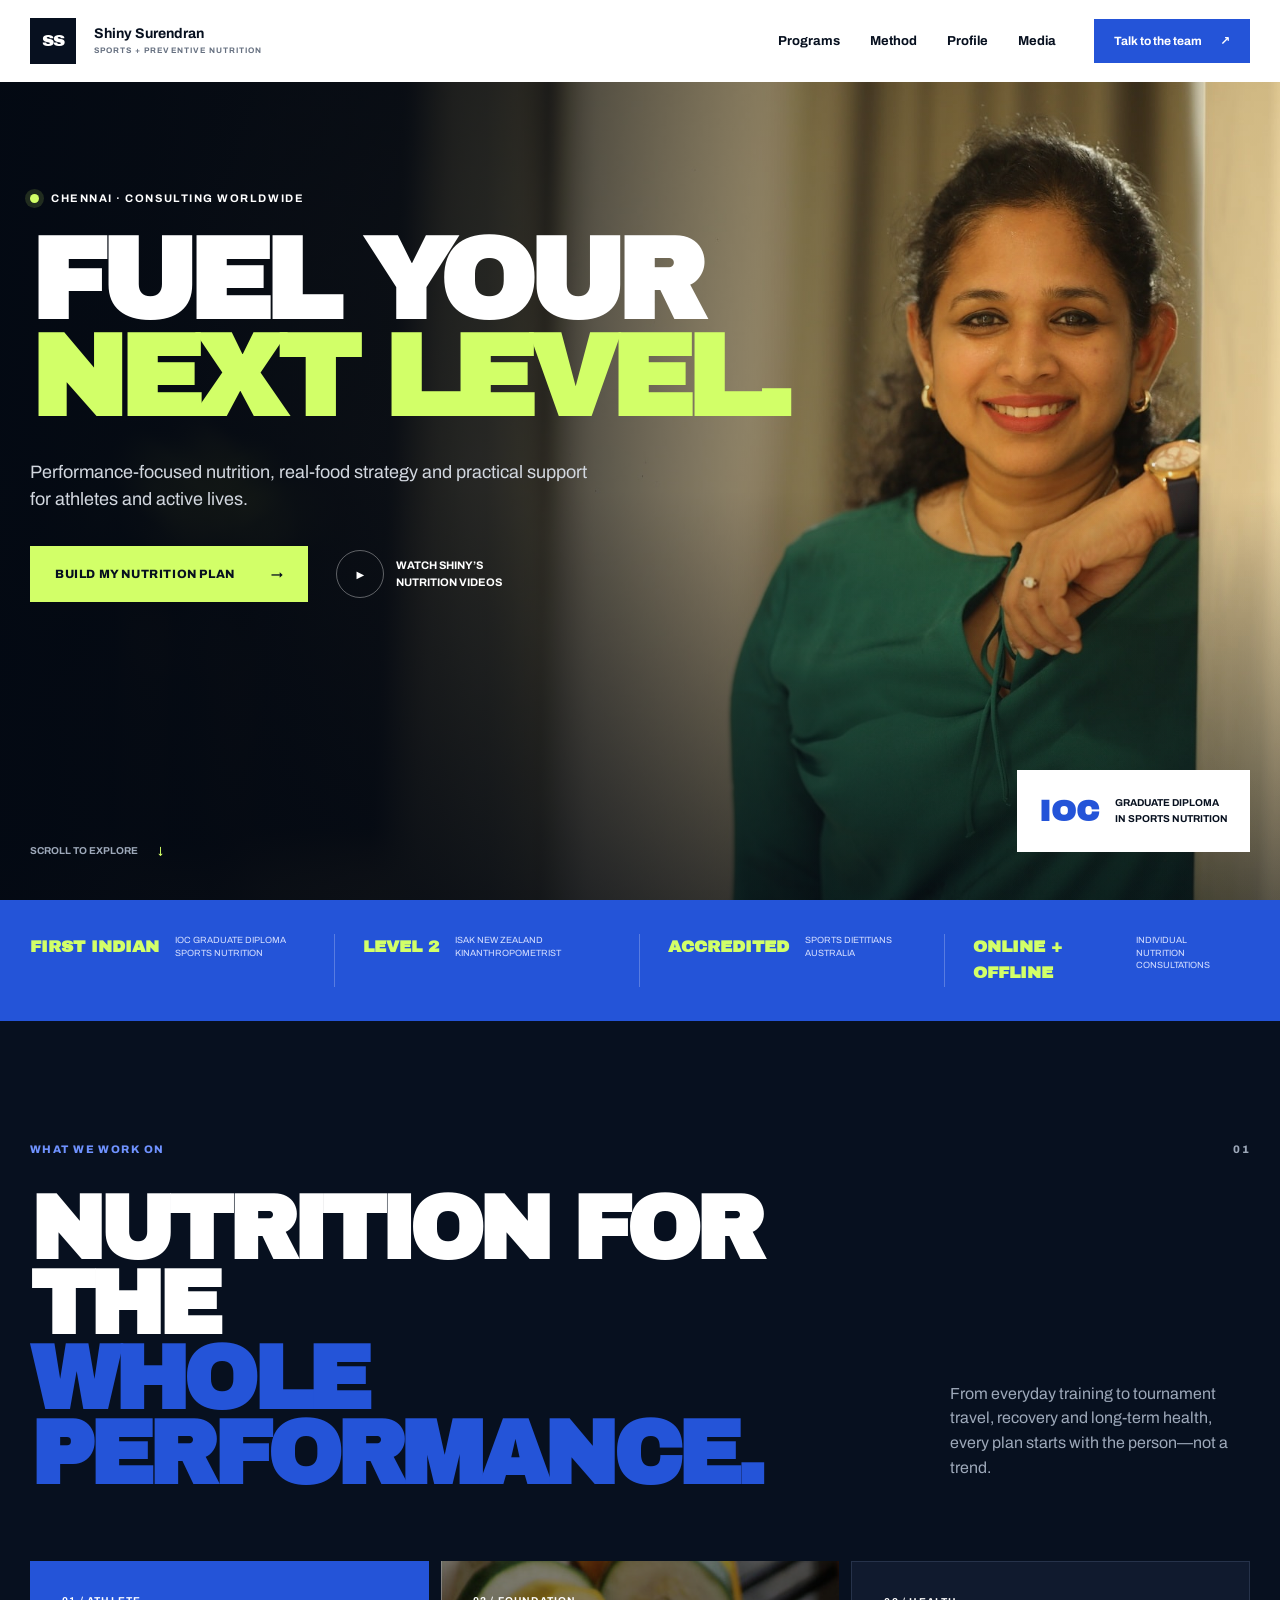
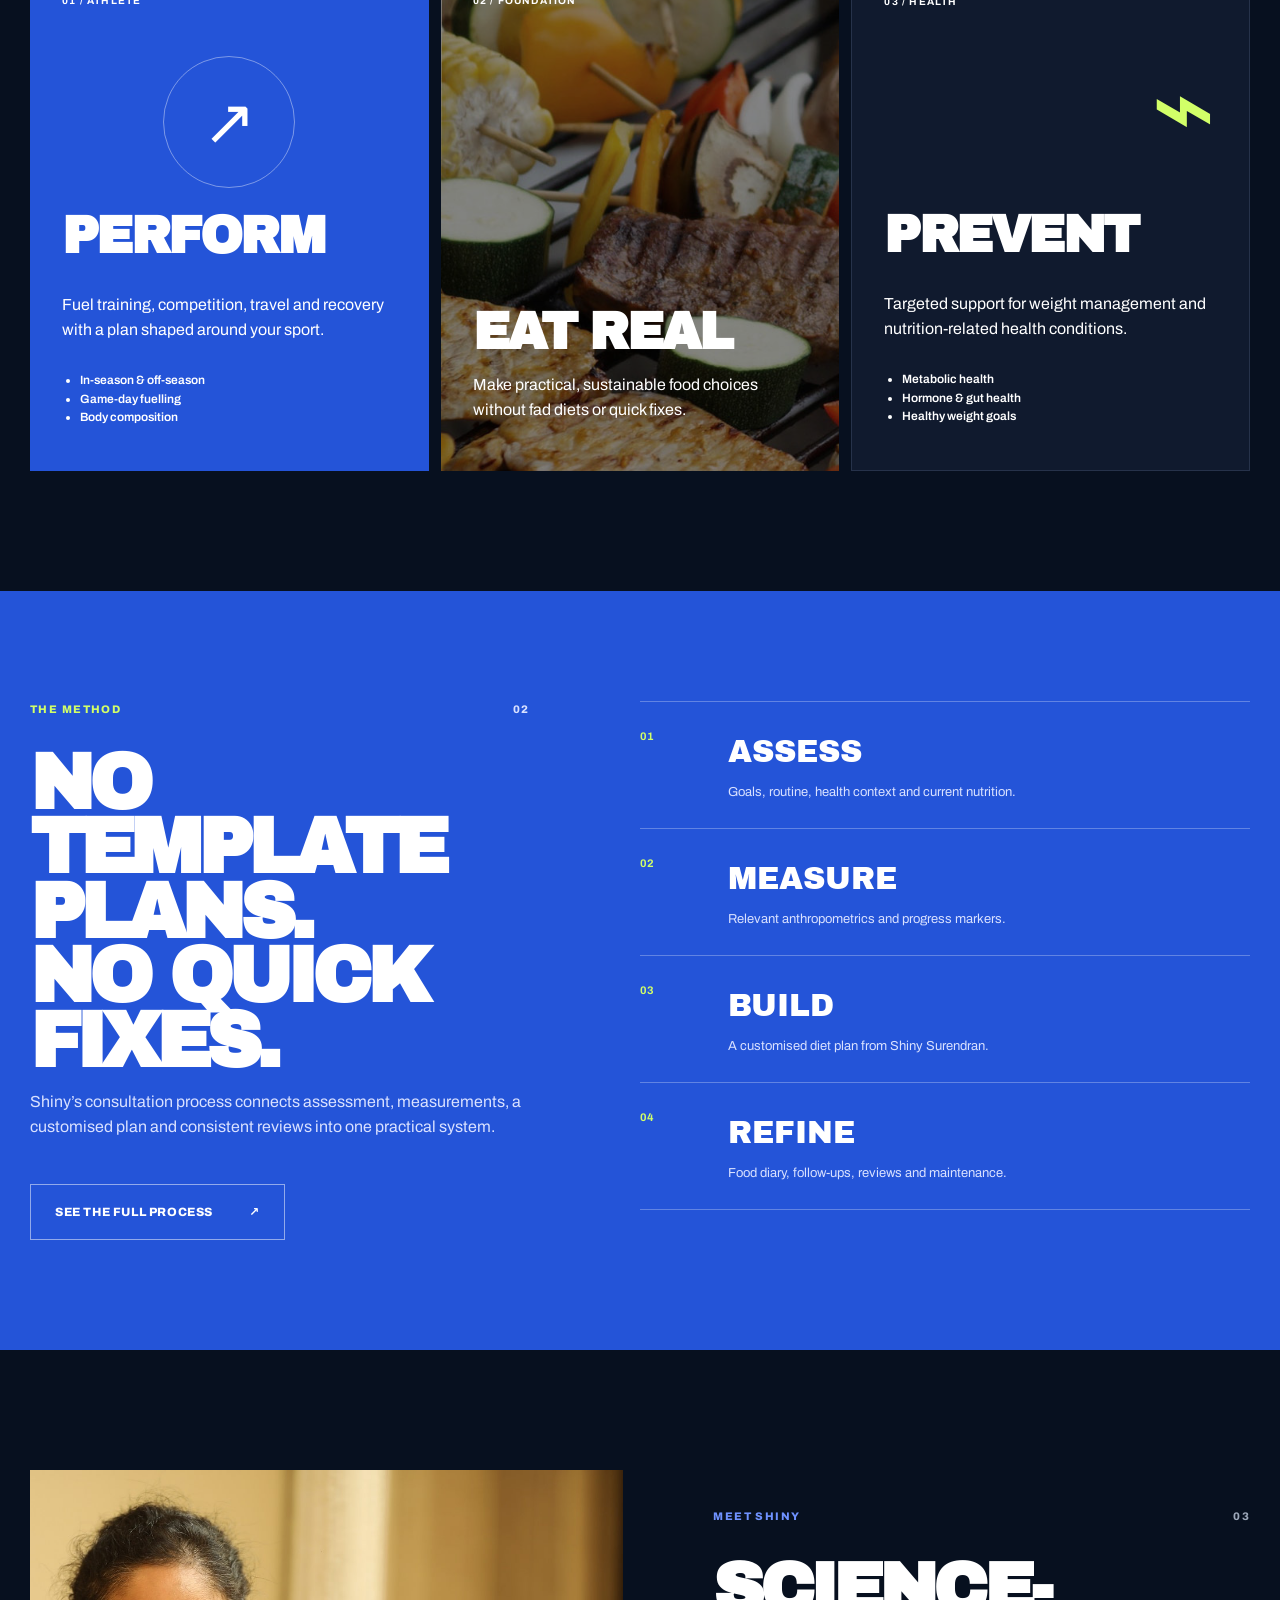
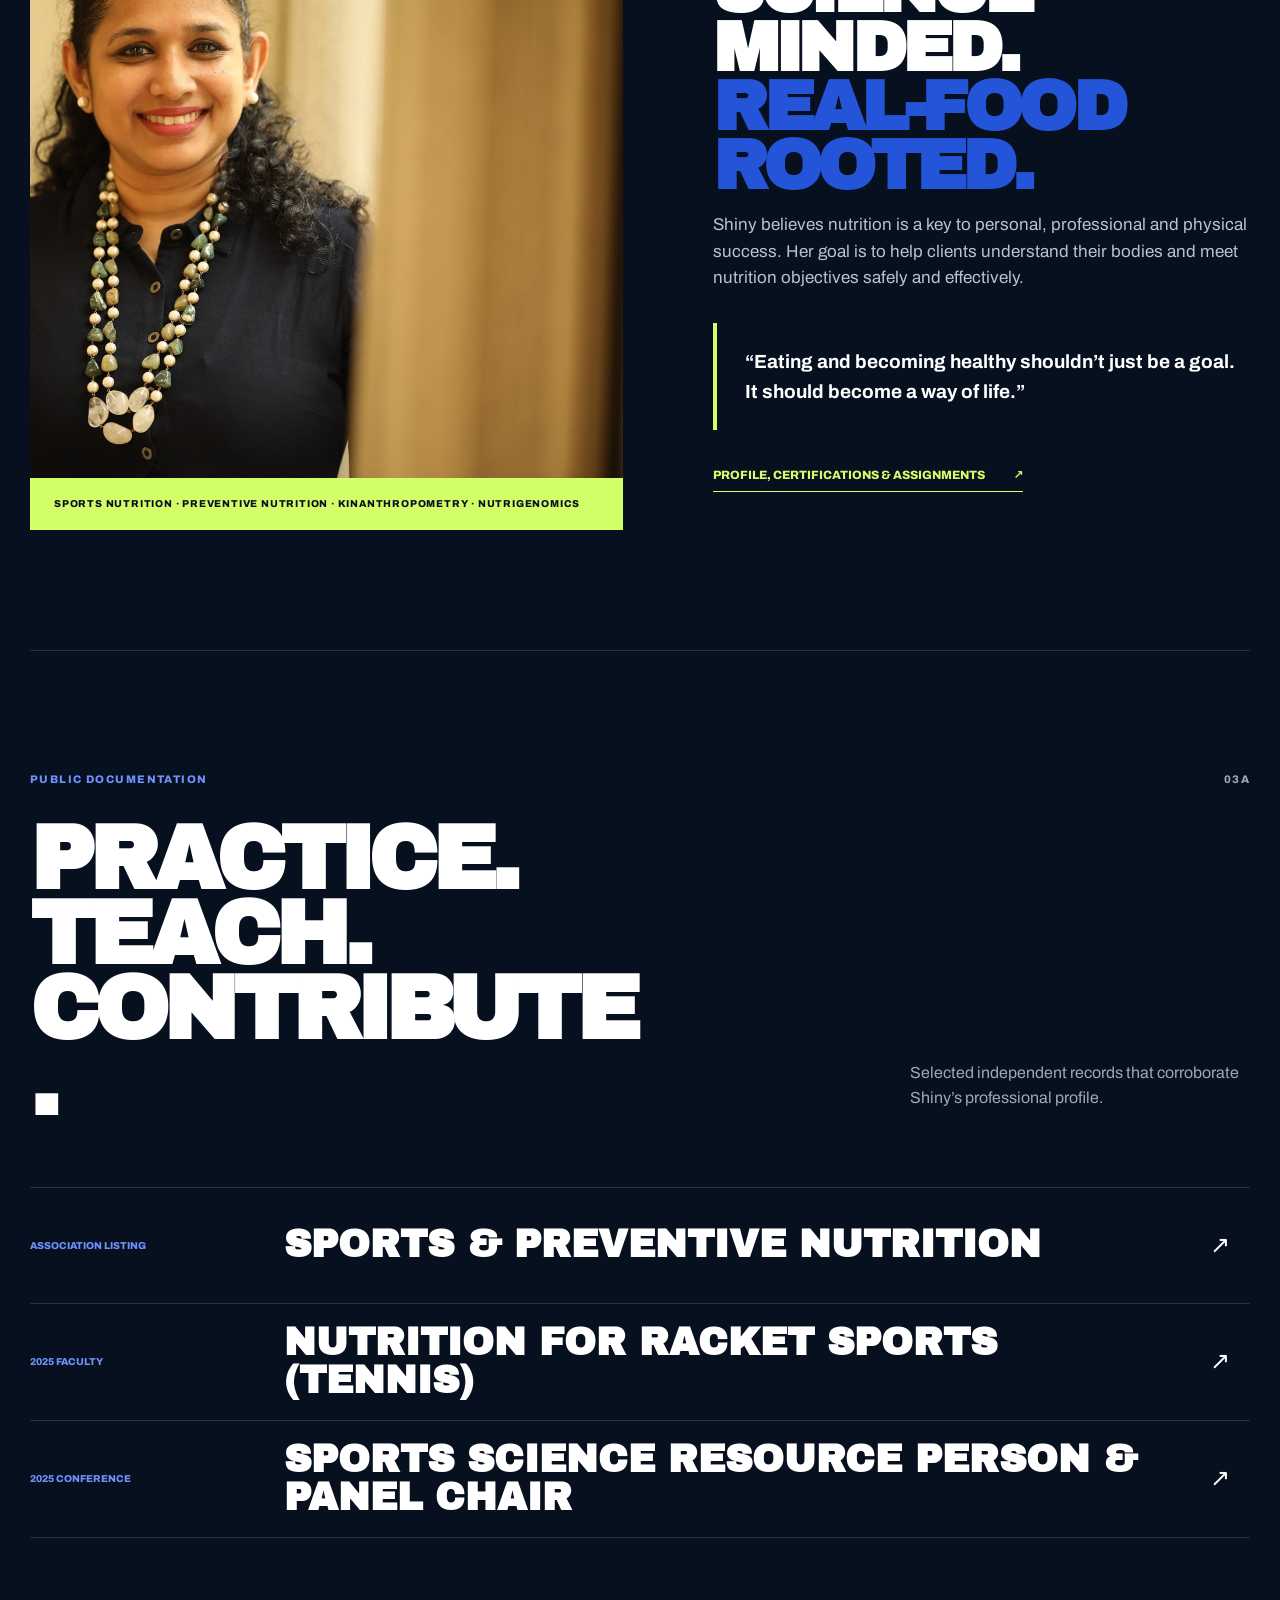
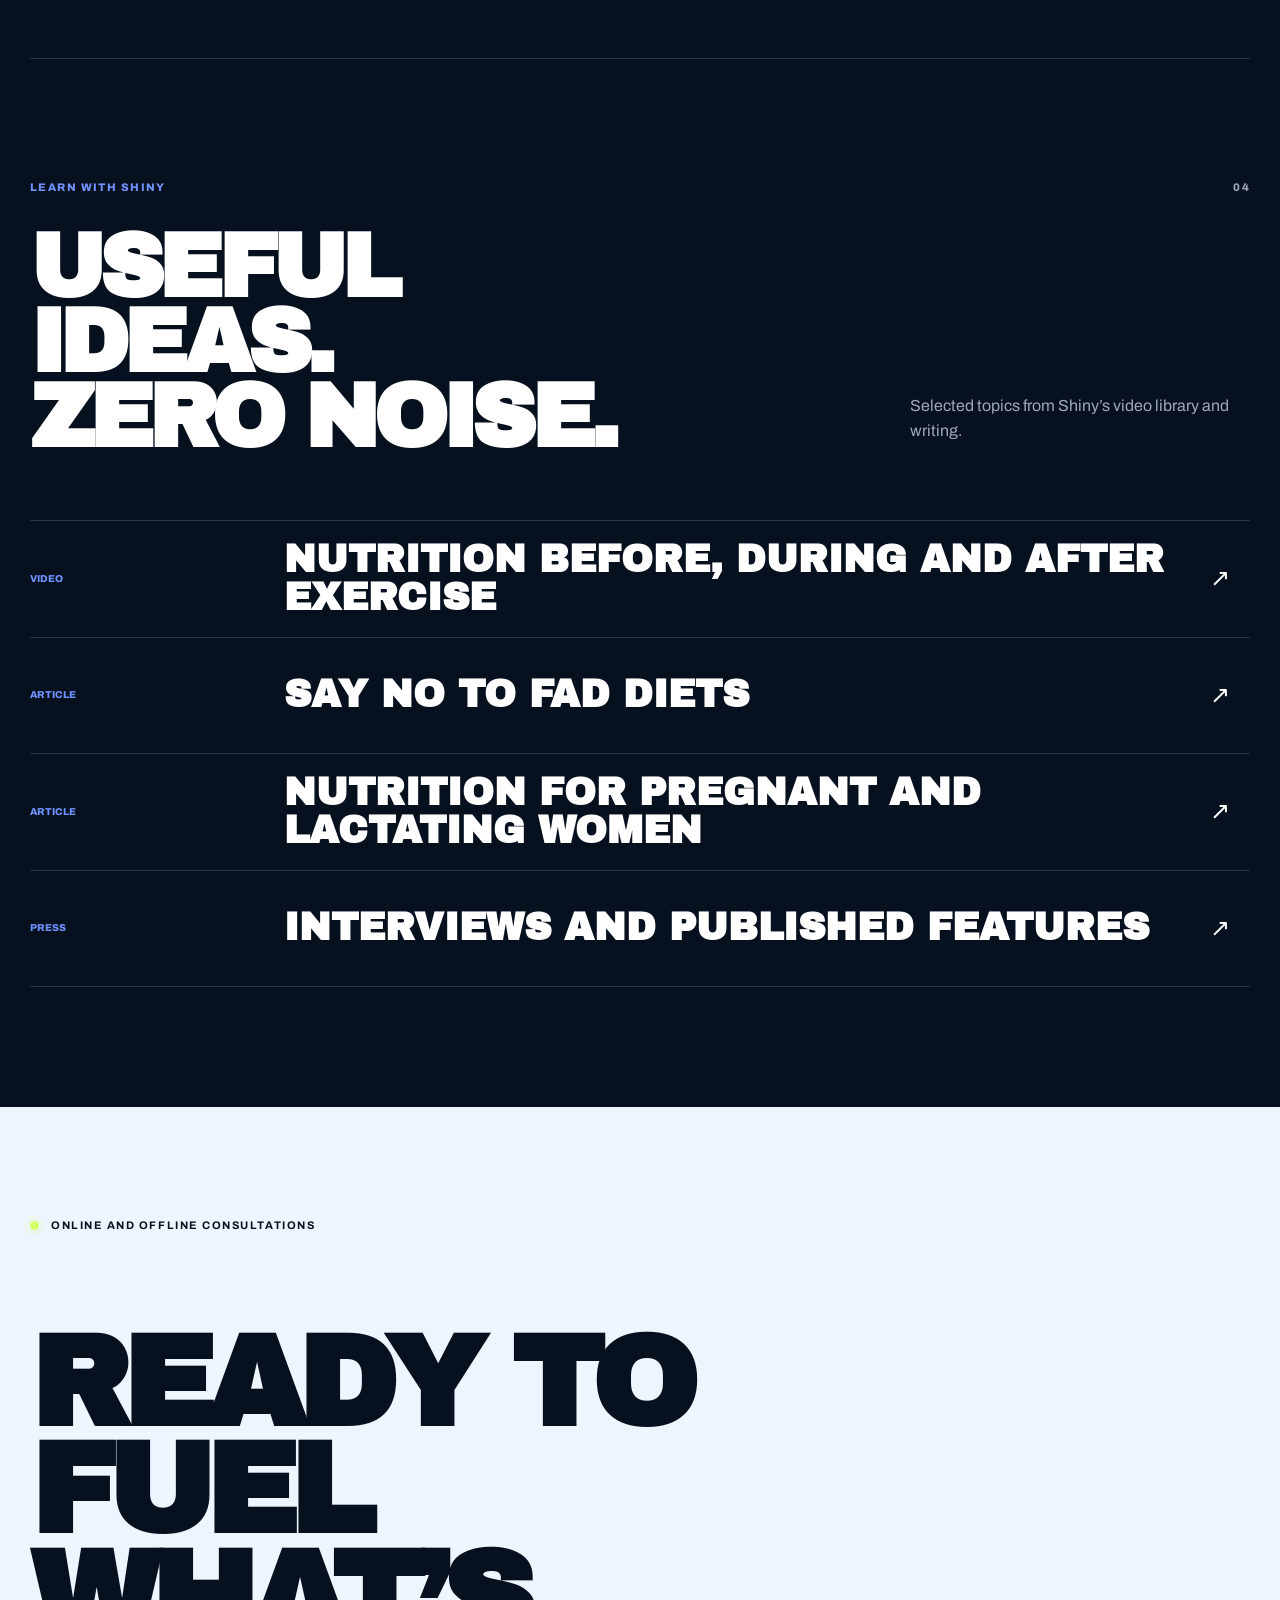
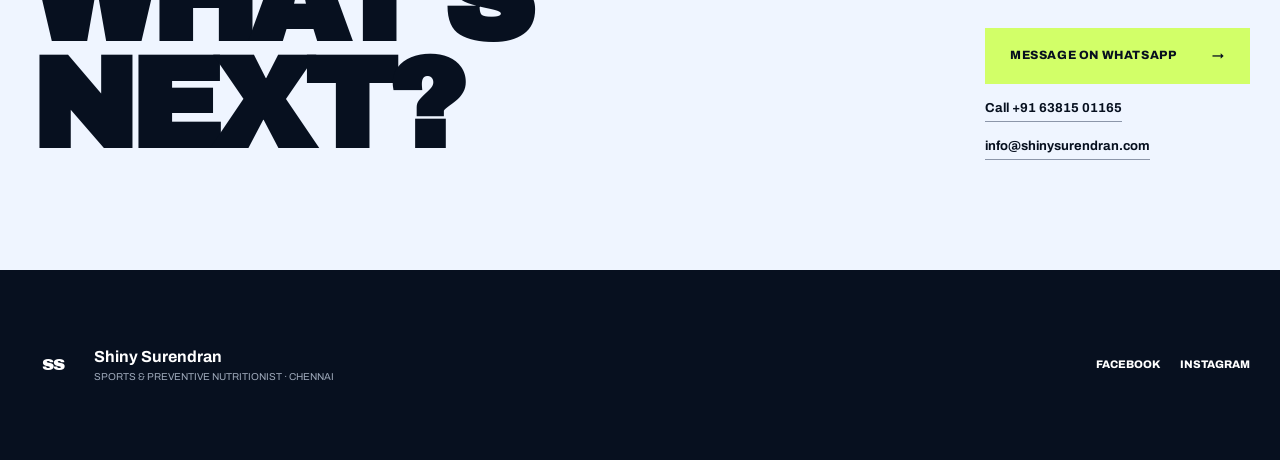
<file: concept-02/index.html>
<!doctype html>
<html lang="en">
<head>
  <meta charset="utf-8">
  <meta name="viewport" content="width=device-width, initial-scale=1">
  <meta name="description" content="Performance nutrition and preventive nutrition guidance from Chennai-based nutritionist Shiny Surendran.">
  <title>Shiny Surendran | Fuel Your Next Level</title>
  <link rel="preconnect" href="https://fonts.googleapis.com">
  <link rel="preconnect" href="https://fonts.gstatic.com" crossorigin>
  <link href="https://fonts.googleapis.com/css2?family=Archivo:wght@400;500;600;700;800&family=Archivo+Black&display=swap" rel="stylesheet">
  <link rel="stylesheet" href="styles.css">
</head>
<body>
  <a class="skip-link" href="#main">Skip to content</a>
  <header class="site-header">
    <a class="monogram" href="#top" aria-label="Shiny Surendran home">SS</a>
    <a class="wordmark" href="#top"><strong>Shiny Surendran</strong><span>Sports + Preventive Nutrition</span></a>
    <nav aria-label="Primary navigation">
      <a href="#programs">Programs</a><a href="#method">Method</a><a href="#profile">Profile</a><a href="#media">Media</a>
    </nav>
    <a class="top-action" href="https://wa.me/916381501165?text=Hello%20I%27d%20like%20to%20schedule%20a%20nutrition%20consultation." target="_blank" rel="noreferrer">Talk to the team <span aria-hidden="true">↗</span></a>
  </header>

  <main id="main">
    <section class="hero" id="top">
      <img class="hero-image" src="../assets/shiny-portrait-green.jpg" alt="Shiny Surendran, sports and preventive nutritionist" width="1720" height="1146">
      <div class="hero-shade"></div>
      <div class="hero-content">
        <p class="signal"><span></span>Chennai · Consulting worldwide</p>
        <h1>Fuel your<br><em>next level.</em></h1>
        <p>Performance-focused nutrition, real-food strategy and practical support for athletes and active lives.</p>
        <div class="hero-actions">
          <a class="button lime" href="https://wa.me/916381501165?text=Hello%20I%27d%20like%20to%20schedule%20a%20nutrition%20consultation." target="_blank" rel="noreferrer">Build my nutrition plan <span aria-hidden="true">→</span></a>
          <a class="play-link" href="https://shinysurendran.com/media.php" target="_blank" rel="noreferrer"><i aria-hidden="true">▶</i><span>Watch Shiny’s<br>nutrition videos</span></a>
        </div>
      </div>
      <div class="hero-stat">
        <b>IOC</b>
        <span>Graduate Diploma<br>in Sports Nutrition</span>
      </div>
      <a class="scroll" href="#programs"><span>Scroll to explore</span><i aria-hidden="true">↓</i></a>
    </section>

    <section class="proof-strip" aria-label="Professional credentials">
      <p><strong>First Indian</strong><span>IOC Graduate Diploma<br>Sports Nutrition</span></p>
      <p><strong>Level 2</strong><span>ISAK New Zealand<br>Kinanthropometrist</span></p>
      <p><strong>Accredited</strong><span>Sports Dietitians<br>Australia</span></p>
      <p><strong>Online + offline</strong><span>Individual nutrition<br>consultations</span></p>
    </section>

    <section class="programs section" id="programs">
      <div class="kicker">What we work on <span>01</span></div>
      <div class="program-heading">
        <h2>Nutrition for the<br><span>whole performance.</span></h2>
        <p>From everyday training to tournament travel, recovery and long-term health, every plan starts with the person—not a trend.</p>
      </div>
      <div class="program-track">
        <article class="program-card card-blue">
          <span class="index">01 / Athlete</span>
          <div class="line-icon" aria-hidden="true">↗</div>
          <h3>Perform</h3>
          <p>Fuel training, competition, travel and recovery with a plan shaped around your sport.</p>
          <ul><li>In-season & off-season</li><li>Game-day fuelling</li><li>Body composition</li></ul>
        </article>
        <article class="program-card card-photo">
          <img src="../assets/real-food.jpg" alt="Colourful whole foods prepared on a grill" width="500" height="1225">
          <span class="index">02 / Foundation</span>
          <div class="card-copy"><h3>Eat real</h3><p>Make practical, sustainable food choices without fad diets or quick fixes.</p></div>
        </article>
        <article class="program-card card-dark">
          <span class="index">03 / Health</span>
          <div class="pulse" aria-hidden="true">⌁</div>
          <h3>Prevent</h3>
          <p>Targeted support for weight management and nutrition-related health conditions.</p>
          <ul><li>Metabolic health</li><li>Hormone & gut health</li><li>Healthy weight goals</li></ul>
        </article>
      </div>
    </section>

    <section class="method" id="method">
      <div class="method-intro">
        <div class="kicker light">The method <span>02</span></div>
        <h2>No template plans.<br>No quick fixes.</h2>
        <p>Shiny’s consultation process connects assessment, measurements, a customised plan and consistent reviews into one practical system.</p>
        <a class="button outline" href="https://shinysurendran.com/works.php" target="_blank" rel="noreferrer">See the full process <span aria-hidden="true">↗</span></a>
      </div>
      <ol class="steps">
        <li><b>01</b><div><span>Assess</span><p>Goals, routine, health context and current nutrition.</p></div></li>
        <li><b>02</b><div><span>Measure</span><p>Relevant anthropometrics and progress markers.</p></div></li>
        <li><b>03</b><div><span>Build</span><p>A customised diet plan from Shiny Surendran.</p></div></li>
        <li><b>04</b><div><span>Refine</span><p>Food diary, follow-ups, reviews and maintenance.</p></div></li>
      </ol>
    </section>

    <section class="profile section" id="profile">
      <div class="profile-photo">
        <img src="../assets/shiny-portrait-warm.jpg" alt="Portrait of Shiny Surendran" width="1700" height="1133">
        <span>Sports nutrition · Preventive nutrition · Kinanthropometry · Nutrigenomics</span>
      </div>
      <div class="profile-copy">
        <div class="kicker">Meet Shiny <span>03</span></div>
        <h2>Science-minded.<br><span>Real-food rooted.</span></h2>
        <p class="large">Shiny believes nutrition is a key to personal, professional and physical success. Her goal is to help clients understand their bodies and meet nutrition objectives safely and effectively.</p>
        <blockquote>“Eating and becoming healthy shouldn’t just be a goal. It should become a way of life.”</blockquote>
        <a class="text-link" href="https://shinysurendran.com/about.php" target="_blank" rel="noreferrer">Profile, certifications & assignments <span aria-hidden="true">↗</span></a>
      </div>
    </section>

    <section class="media section public-record" id="documentation">
      <div class="kicker">Public documentation <span>03A</span></div>
      <div class="media-heading"><h2>Practice.<br>Teach.<br>Contribute.</h2><p>Selected independent records that corroborate Shiny’s professional profile.</p></div>
      <div class="media-list">
        <a href="https://asnfs.org/about/" target="_blank" rel="noreferrer"><span>Association listing</span><strong>Sports &amp; preventive nutrition</strong><i aria-hidden="true">↗</i></a>
        <a href="https://asnfs.org/wp-content/uploads/Batch-6-Faculty-Brochure-2025.pdf" target="_blank" rel="noreferrer"><span>2025 faculty</span><strong>Nutrition for racket sports (tennis)</strong><i aria-hidden="true">↗</i></a>
        <a href="https://digicampus.sriramachandra.edu.in/uploads/iqac_workshopconducts/2025-07-11011235FINAL%20PROGRAM.pdf" target="_blank" rel="noreferrer"><span>2025 conference</span><strong>Sports science resource person &amp; panel chair</strong><i aria-hidden="true">↗</i></a>
      </div>
    </section>

    <section class="media section" id="media">
      <div class="kicker">Learn with Shiny <span>04</span></div>
      <div class="media-heading"><h2>Useful ideas.<br>Zero noise.</h2><p>Selected topics from Shiny’s video library and writing.</p></div>
      <div class="media-list">
        <a href="https://shinysurendran.com/media.php" target="_blank" rel="noreferrer"><span>Video</span><strong>Nutrition before, during and after exercise</strong><i aria-hidden="true">↗</i></a>
        <a href="https://shinysurendran.com/blog.php" target="_blank" rel="noreferrer"><span>Article</span><strong>Say no to fad diets</strong><i aria-hidden="true">↗</i></a>
        <a href="https://shinysurendran.com/blog.php" target="_blank" rel="noreferrer"><span>Article</span><strong>Nutrition for pregnant and lactating women</strong><i aria-hidden="true">↗</i></a>
        <a href="https://shinysurendran.com/article.php" target="_blank" rel="noreferrer"><span>Press</span><strong>Interviews and published features</strong><i aria-hidden="true">↗</i></a>
      </div>
    </section>

    <section class="cta">
      <p class="signal"><span></span>Online and offline consultations</p>
      <h2>Ready to fuel<br>what’s next?</h2>
      <div class="cta-actions">
        <a class="button lime" href="https://wa.me/916381501165?text=Hello%20I%27d%20like%20to%20schedule%20a%20nutrition%20consultation." target="_blank" rel="noreferrer">Message on WhatsApp <span aria-hidden="true">→</span></a>
        <a href="tel:+916381501165">Call +91 63815 01165</a>
        <a href="mailto:info@shinysurendran.com">info@shinysurendran.com</a>
      </div>
    </section>
  </main>

  <footer>
    <a class="monogram" href="#top">SS</a>
    <div><strong>Shiny Surendran</strong><span>Sports & Preventive Nutritionist · Chennai</span></div>
    <nav aria-label="Footer navigation"><a href="https://www.facebook.com/shiny.surendran" target="_blank" rel="noreferrer">Facebook</a><a href="https://instagram.com/shinysurendran" target="_blank" rel="noreferrer">Instagram</a></nav>
  </footer>
</body>
</html>
</file>
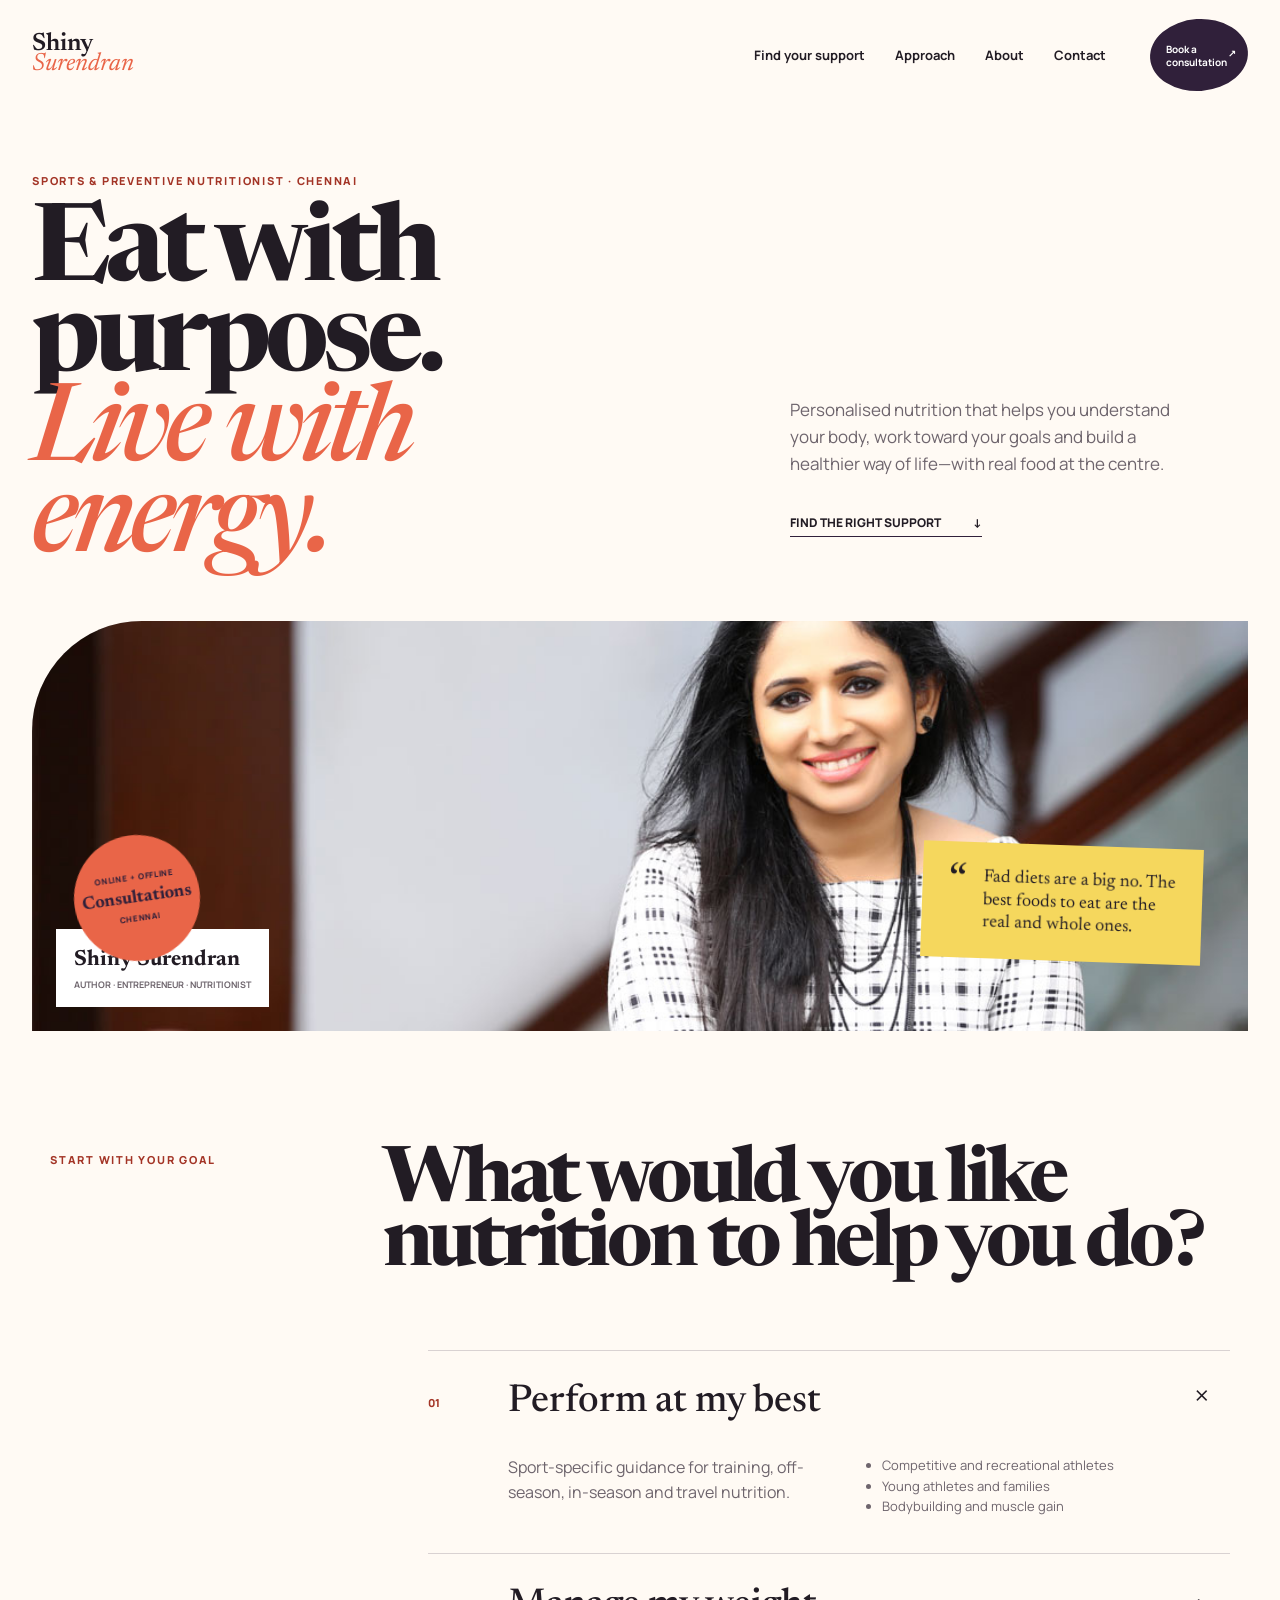
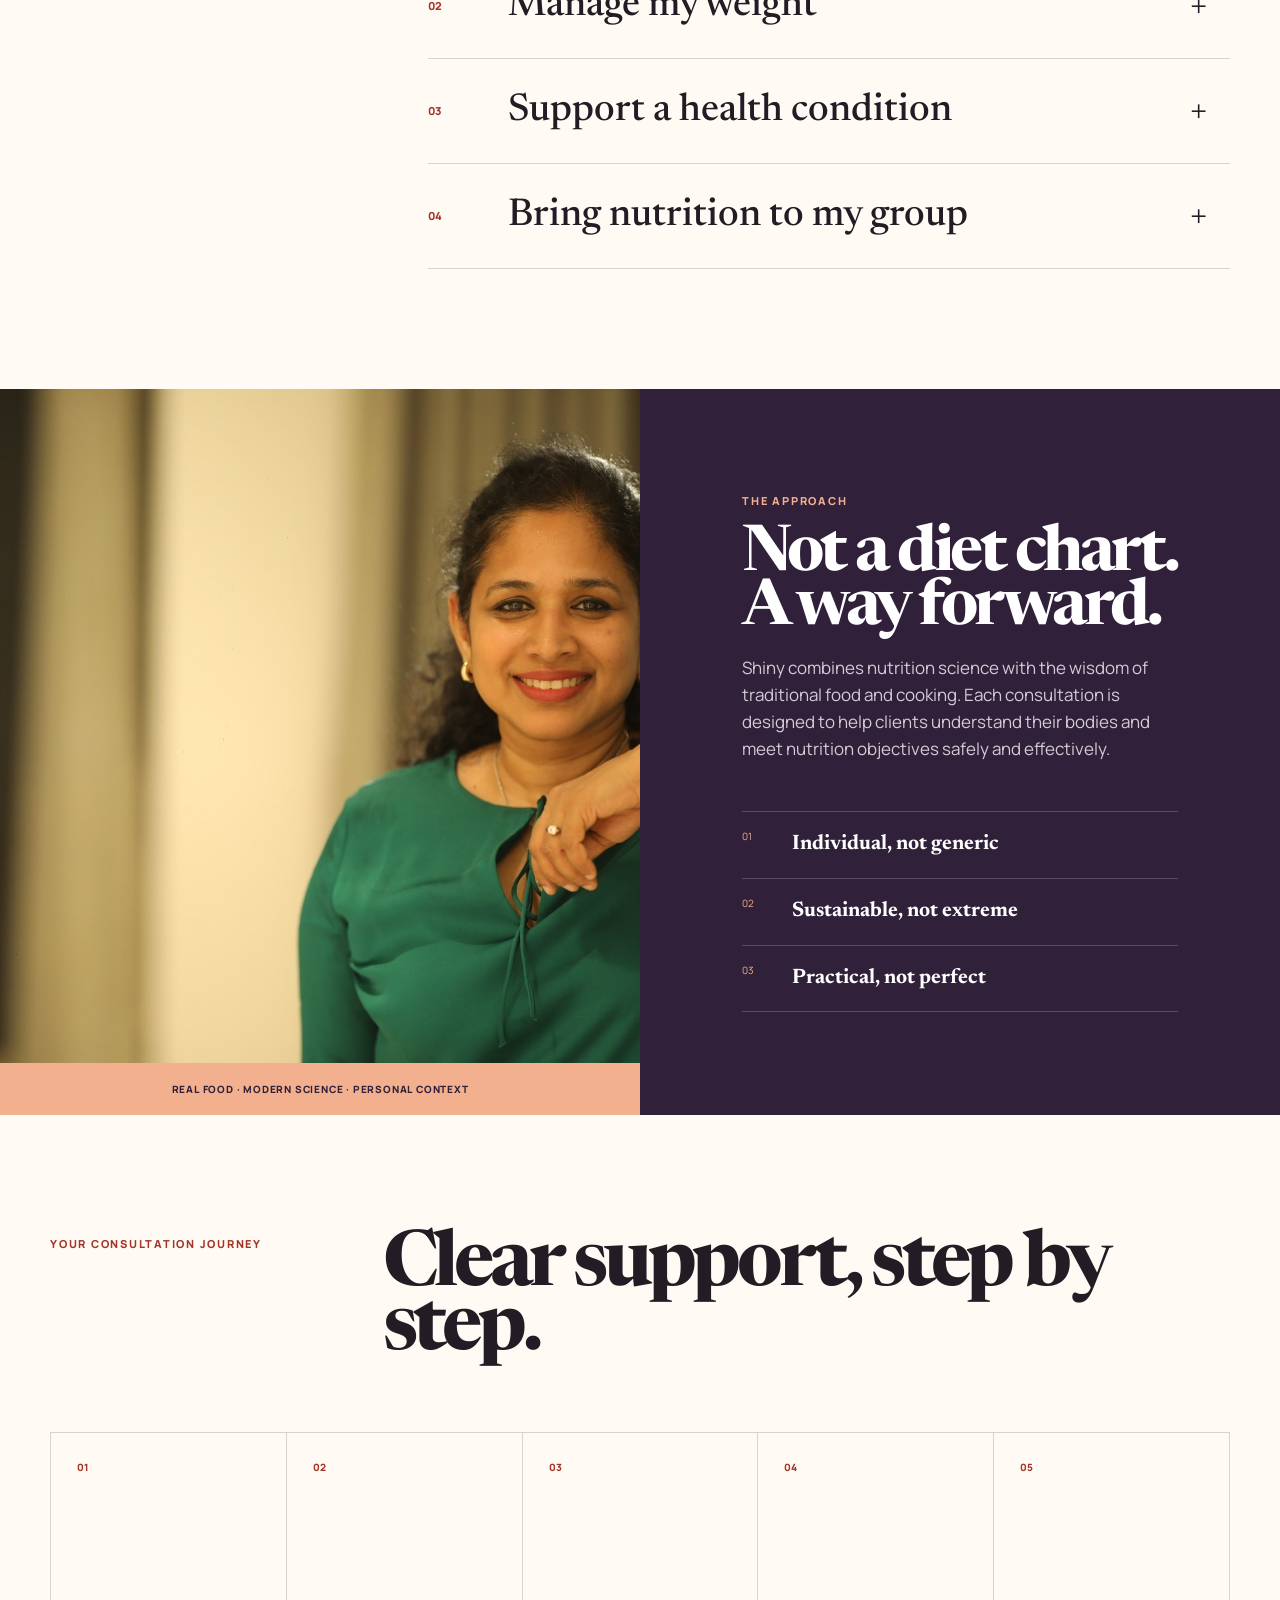
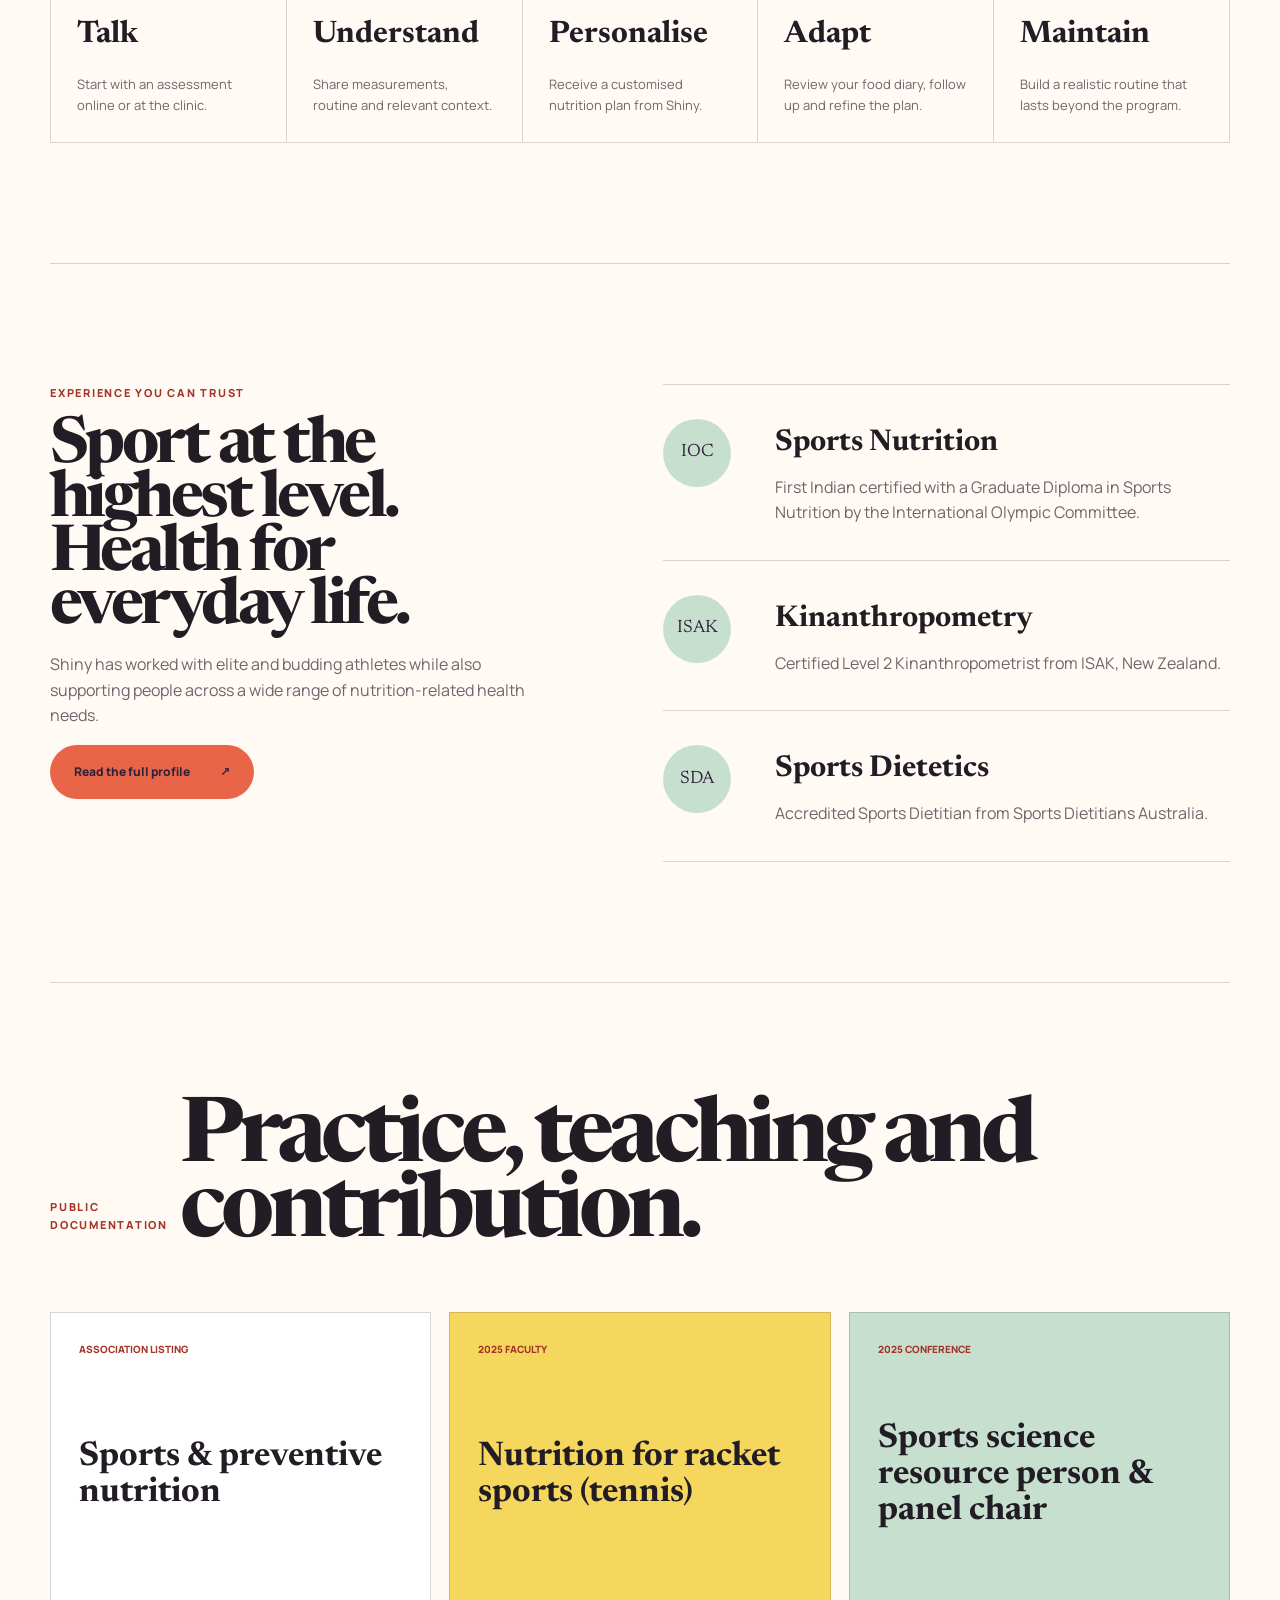
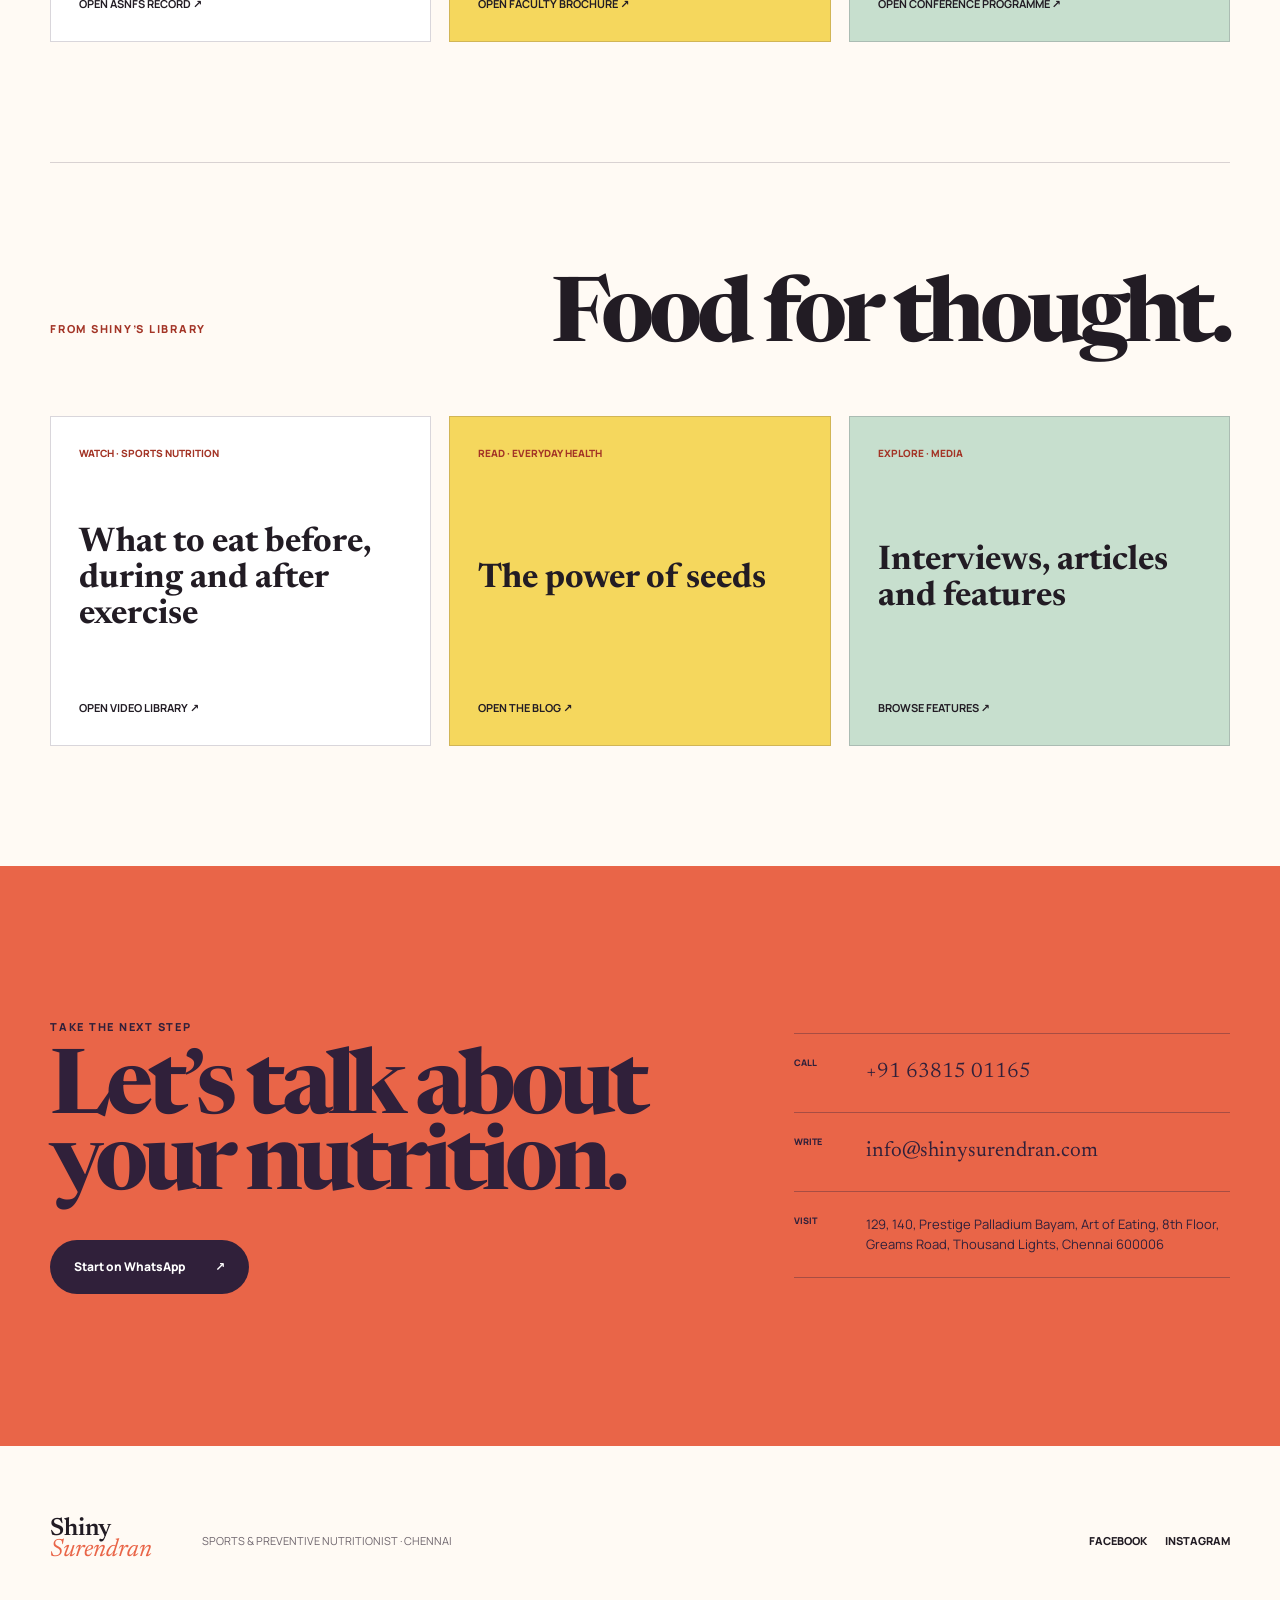
<file: concept-03/index.html>
<!doctype html>
<html lang="en">
<head>
  <meta charset="utf-8">
  <meta name="viewport" content="width=device-width, initial-scale=1">
  <meta name="description" content="Personalised sports, weight-management and preventive nutrition consultations with Shiny Surendran in Chennai and online.">
  <title>Shiny Surendran | Personalised Nutrition, Clearly</title>
  <link rel="preconnect" href="https://fonts.googleapis.com">
  <link rel="preconnect" href="https://fonts.gstatic.com" crossorigin>
  <link href="https://fonts.googleapis.com/css2?family=Manrope:wght@400;500;600;700;800&family=Newsreader:ital,opsz,wght@0,6..72,500;0,6..72,600;1,6..72,500&display=swap" rel="stylesheet">
  <link rel="stylesheet" href="styles.css">
</head>
<body>
  <a class="skip-link" href="#main">Skip to content</a>
  <header class="site-header">
    <a class="brand" href="#top"><strong>Shiny</strong><span>Surendran</span></a>
    <nav aria-label="Primary navigation"><a href="#choose">Find your support</a><a href="#approach">Approach</a><a href="#profile">About</a><a href="#contact">Contact</a></nav>
    <a class="round-action" href="https://wa.me/916381501165?text=Hello%20I%27d%20like%20to%20schedule%20a%20nutrition%20consultation." target="_blank" rel="noreferrer"><span>Book a<br>consultation</span><b aria-hidden="true">↗</b></a>
  </header>

  <main id="main">
    <section class="hero" id="top">
      <div class="hero-title">
        <p class="overline">Sports & Preventive Nutritionist · Chennai</p>
        <h1>Eat with purpose.<br><em>Live with energy.</em></h1>
      </div>
      <div class="hero-intro">
        <p>Personalised nutrition that helps you understand your body, work toward your goals and build a healthier way of life—with real food at the centre.</p>
        <a href="#choose">Find the right support <span aria-hidden="true">↓</span></a>
      </div>
      <figure class="hero-figure">
        <img src="../assets/shiny-portrait-light.jpg" alt="Shiny Surendran smiling in a professional portrait" width="1062" height="720">
        <figcaption><b>Shiny Surendran</b><span>Author · Entrepreneur · Nutritionist</span></figcaption>
      </figure>
      <aside class="hero-note"><span>“</span><p>Fad diets are a big no. The best foods to eat are the real and whole ones.</p></aside>
      <div class="hero-stamp" aria-label="Online and offline consultations available"><span>Online + offline</span><strong>Consultations</strong><i>Chennai</i></div>
    </section>

    <section class="choose section" id="choose">
      <div class="section-title">
        <p class="overline">Start with your goal</p>
        <h2>What would you like nutrition to help you do?</h2>
      </div>
      <div class="choice-list">
        <details open>
          <summary><span>01</span><strong>Perform at my best</strong><i aria-hidden="true">+</i></summary>
          <div class="choice-content"><p>Sport-specific guidance for training, off-season, in-season and travel nutrition.</p><ul><li>Competitive and recreational athletes</li><li>Young athletes and families</li><li>Bodybuilding and muscle gain</li></ul></div>
        </details>
        <details>
          <summary><span>02</span><strong>Manage my weight</strong><i aria-hidden="true">+</i></summary>
          <div class="choice-content"><p>Practical, individual support for weight loss, healthy weight gain and body-composition goals.</p><ul><li>Real-food plans</li><li>Routine-aware guidance</li><li>Ongoing reviews</li></ul></div>
        </details>
        <details>
          <summary><span>03</span><strong>Support a health condition</strong><i aria-hidden="true">+</i></summary>
          <div class="choice-content"><p>Nutrition support across metabolic, digestive, hormonal and cardiovascular health needs.</p><ul><li>Diabetes, cholesterol and hypertension</li><li>PCOS, thyroid and pregnancy nutrition</li><li>Gut health and food intolerance</li></ul></div>
        </details>
        <details>
          <summary><span>04</span><strong>Bring nutrition to my group</strong><i aria-hidden="true">+</i></summary>
          <div class="choice-content"><p>Seminars, webinars, conferences and workshops for institutions, sports academies, companies and communities.</p></div>
        </details>
      </div>
    </section>

    <section class="approach" id="approach">
      <div class="approach-visual">
        <img src="../assets/shiny-portrait-green.jpg" alt="Shiny Surendran in a green top" width="1720" height="1146">
        <span>Real food · Modern science · Personal context</span>
      </div>
      <div class="approach-copy">
        <p class="overline">The approach</p>
        <h2>Not a diet chart.<br>A way forward.</h2>
        <p>Shiny combines nutrition science with the wisdom of traditional food and cooking. Each consultation is designed to help clients understand their bodies and meet nutrition objectives safely and effectively.</p>
        <div class="principles">
          <p><span>01</span><b>Individual, not generic</b></p>
          <p><span>02</span><b>Sustainable, not extreme</b></p>
          <p><span>03</span><b>Practical, not perfect</b></p>
        </div>
      </div>
    </section>

    <section class="journey section">
      <div class="section-title compact"><p class="overline">Your consultation journey</p><h2>Clear support, step by step.</h2></div>
      <ol>
        <li><span>01</span><h3>Talk</h3><p>Start with an assessment online or at the clinic.</p></li>
        <li><span>02</span><h3>Understand</h3><p>Share measurements, routine and relevant context.</p></li>
        <li><span>03</span><h3>Personalise</h3><p>Receive a customised nutrition plan from Shiny.</p></li>
        <li><span>04</span><h3>Adapt</h3><p>Review your food diary, follow up and refine the plan.</p></li>
        <li><span>05</span><h3>Maintain</h3><p>Build a realistic routine that lasts beyond the program.</p></li>
      </ol>
    </section>

    <section class="profile section" id="profile">
      <div class="profile-intro">
        <p class="overline">Experience you can trust</p>
        <h2>Sport at the highest level. Health for everyday life.</h2>
        <p>Shiny has worked with elite and budding athletes while also supporting people across a wide range of nutrition-related health needs.</p>
        <a class="button" href="https://shinysurendran.com/about.php" target="_blank" rel="noreferrer">Read the full profile <span aria-hidden="true">↗</span></a>
      </div>
      <div class="credential-stack">
        <article><span>IOC</span><div><h3>Sports Nutrition</h3><p>First Indian certified with a Graduate Diploma in Sports Nutrition by the International Olympic Committee.</p></div></article>
        <article><span>ISAK</span><div><h3>Kinanthropometry</h3><p>Certified Level 2 Kinanthropometrist from ISAK, New Zealand.</p></div></article>
        <article><span>SDA</span><div><h3>Sports Dietetics</h3><p>Accredited Sports Dietitian from Sports Dietitians Australia.</p></div></article>
      </div>
    </section>

    <section class="notes section public-record" id="documentation">
      <div class="notes-heading"><p class="overline">Public documentation</p><h2>Practice, teaching and contribution.</h2></div>
      <div class="note-grid">
        <a href="https://asnfs.org/about/" target="_blank" rel="noreferrer"><span>Association listing</span><h3>Sports &amp; preventive nutrition</h3><b>Open ASNFS record ↗</b></a>
        <a href="https://asnfs.org/wp-content/uploads/Batch-6-Faculty-Brochure-2025.pdf" target="_blank" rel="noreferrer"><span>2025 faculty</span><h3>Nutrition for racket sports (tennis)</h3><b>Open faculty brochure ↗</b></a>
        <a href="https://digicampus.sriramachandra.edu.in/uploads/iqac_workshopconducts/2025-07-11011235FINAL%20PROGRAM.pdf" target="_blank" rel="noreferrer"><span>2025 conference</span><h3>Sports science resource person &amp; panel chair</h3><b>Open conference programme ↗</b></a>
      </div>
    </section>

    <section class="notes section">
      <div class="notes-heading"><p class="overline">From Shiny’s library</p><h2>Food for thought.</h2></div>
      <div class="note-grid">
        <a href="https://shinysurendran.com/media.php" target="_blank" rel="noreferrer"><span>Watch · Sports nutrition</span><h3>What to eat before, during and after exercise</h3><b>Open video library ↗</b></a>
        <a href="https://shinysurendran.com/blog.php" target="_blank" rel="noreferrer"><span>Read · Everyday health</span><h3>The power of seeds</h3><b>Open the blog ↗</b></a>
        <a href="https://shinysurendran.com/article.php" target="_blank" rel="noreferrer"><span>Explore · Media</span><h3>Interviews, articles and features</h3><b>Browse features ↗</b></a>
      </div>
    </section>

    <section class="contact" id="contact">
      <div class="contact-main">
        <p class="overline">Take the next step</p>
        <h2>Let’s talk about your nutrition.</h2>
        <a class="button dark" href="https://wa.me/916381501165?text=Hello%20I%27d%20like%20to%20schedule%20a%20nutrition%20consultation." target="_blank" rel="noreferrer">Start on WhatsApp <span aria-hidden="true">↗</span></a>
      </div>
      <div class="contact-details">
        <p><span>Call</span><a href="tel:+916381501165">+91 63815 01165</a></p>
        <p><span>Write</span><a href="mailto:info@shinysurendran.com">info@shinysurendran.com</a></p>
        <p><span>Visit</span>129, 140, Prestige Palladium Bayam, Art of Eating, 8th Floor,<br>Greams Road, Thousand Lights, Chennai 600006</p>
      </div>
    </section>
  </main>

  <footer>
    <a class="brand" href="#top"><strong>Shiny</strong><span>Surendran</span></a>
    <p>Sports & Preventive Nutritionist · Chennai</p>
    <nav aria-label="Social links"><a href="https://www.facebook.com/shiny.surendran" target="_blank" rel="noreferrer">Facebook</a><a href="https://instagram.com/shinysurendran" target="_blank" rel="noreferrer">Instagram</a></nav>
  </footer>
</body>
</html>
</file>
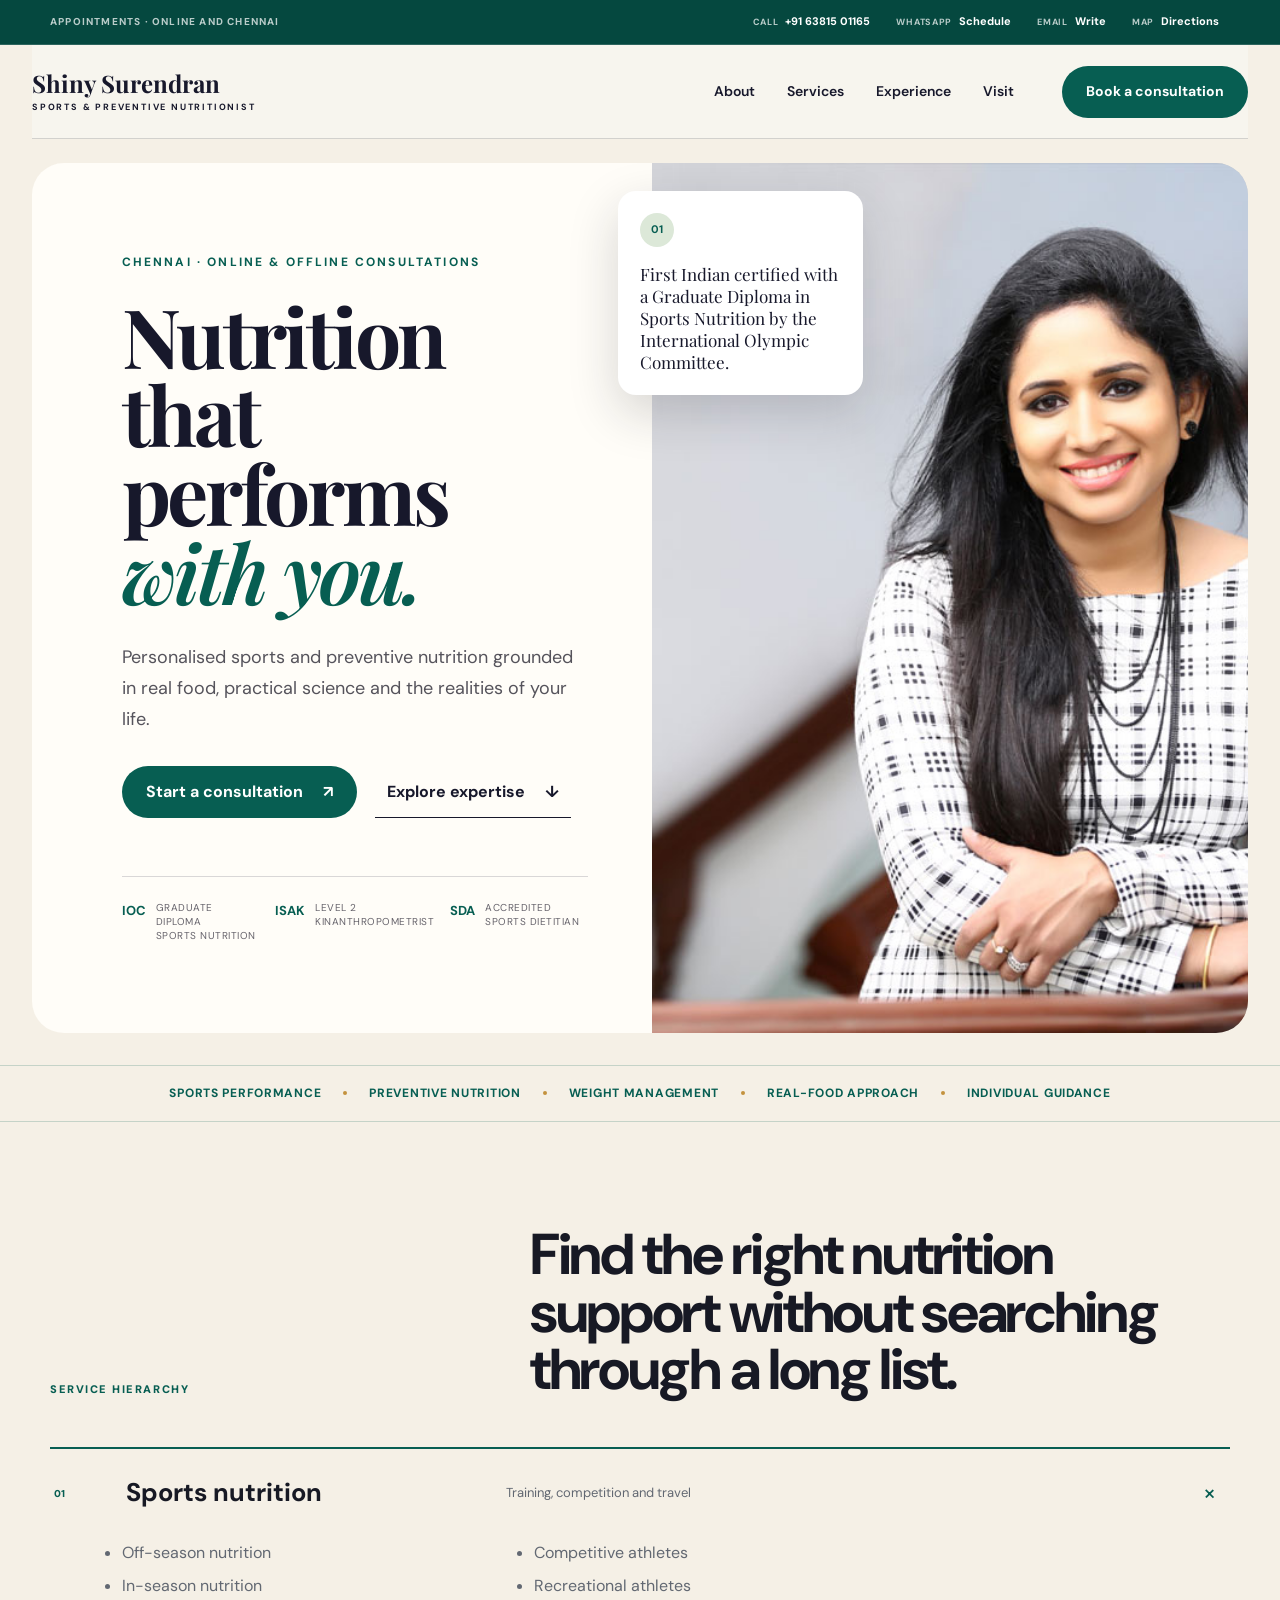
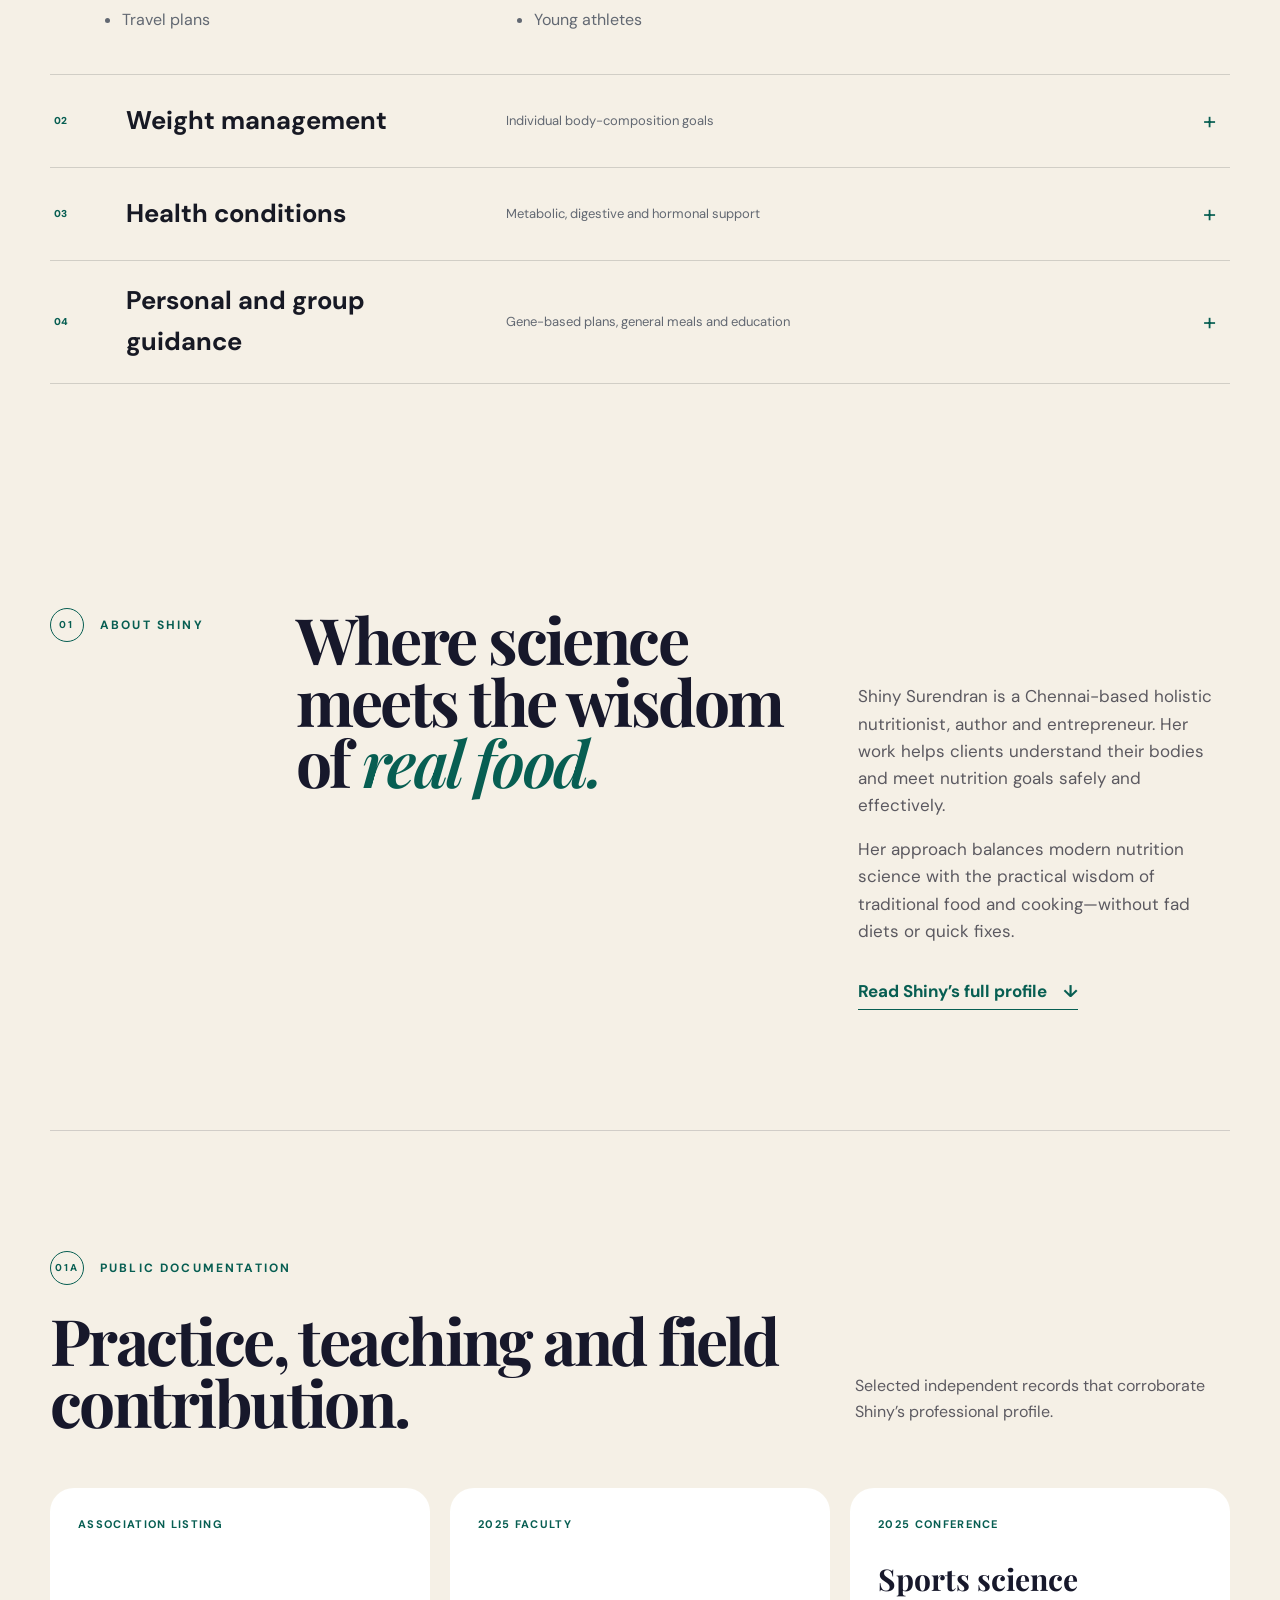
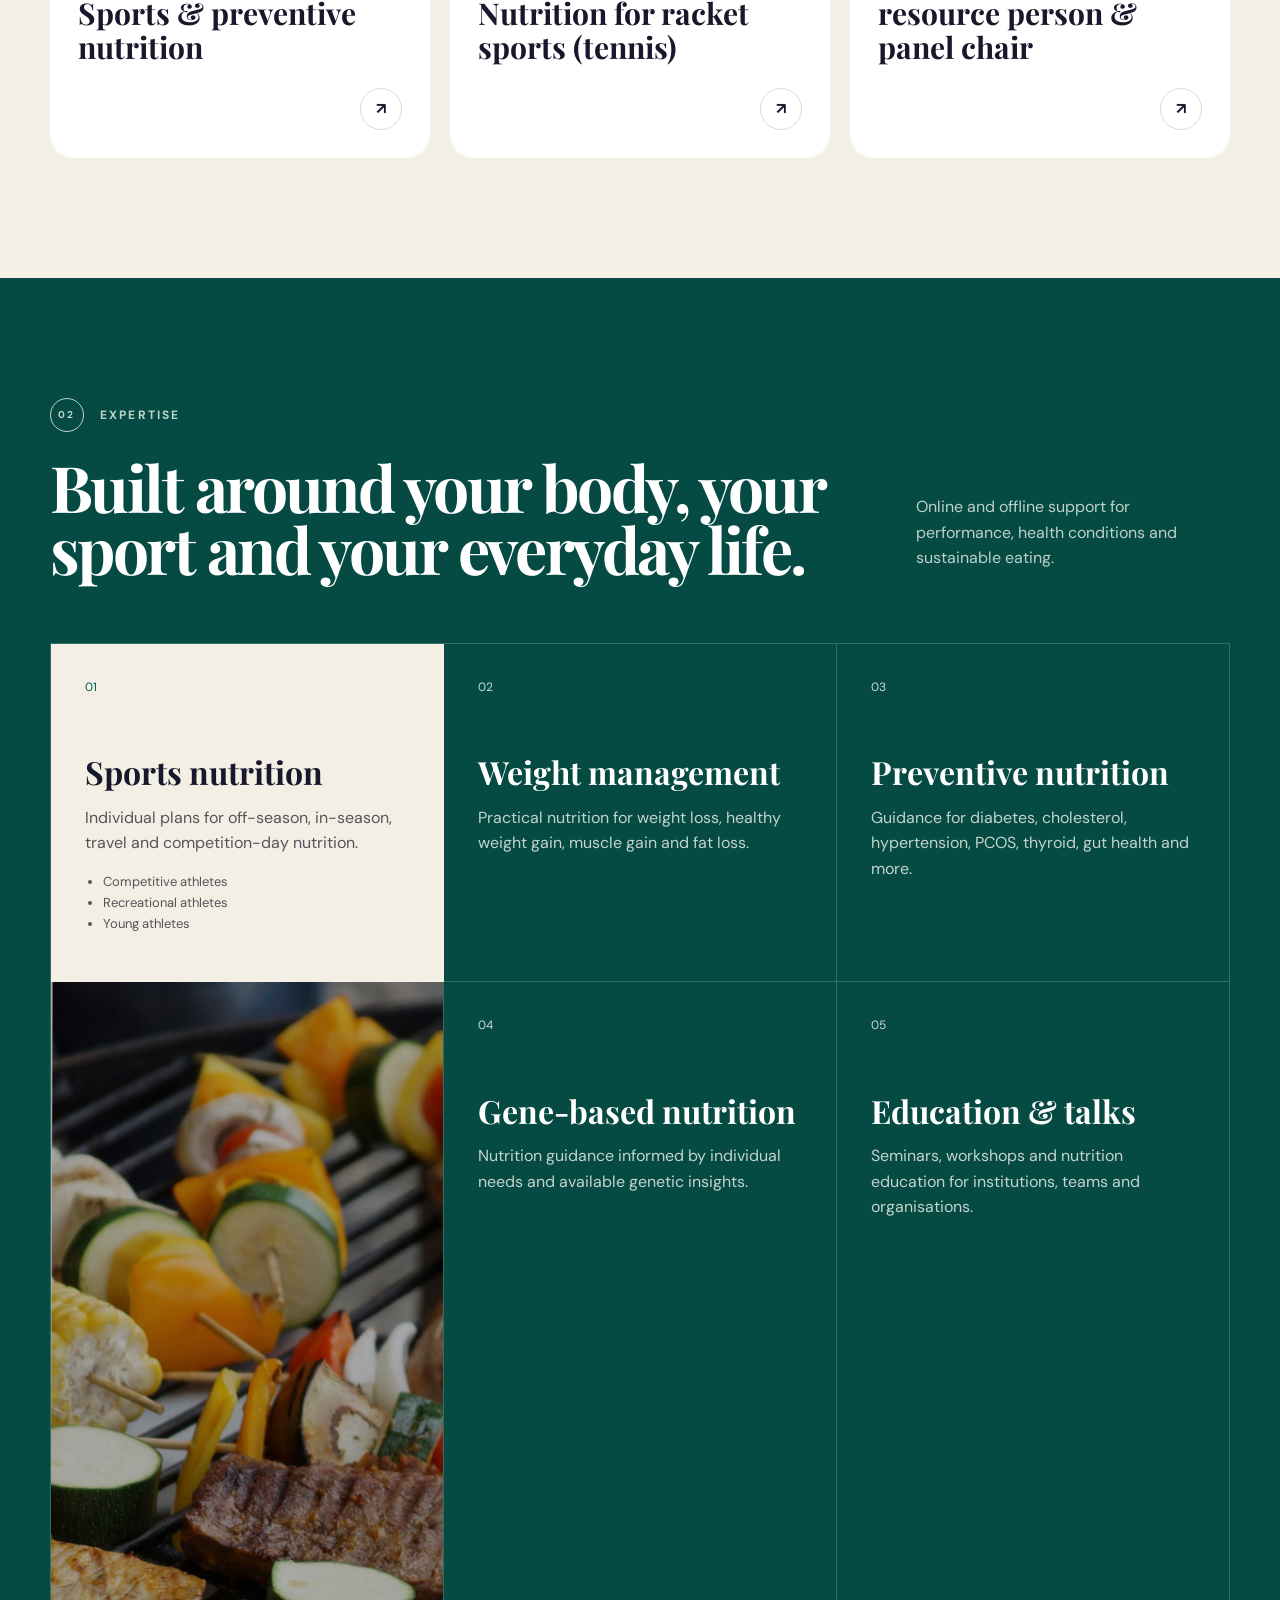
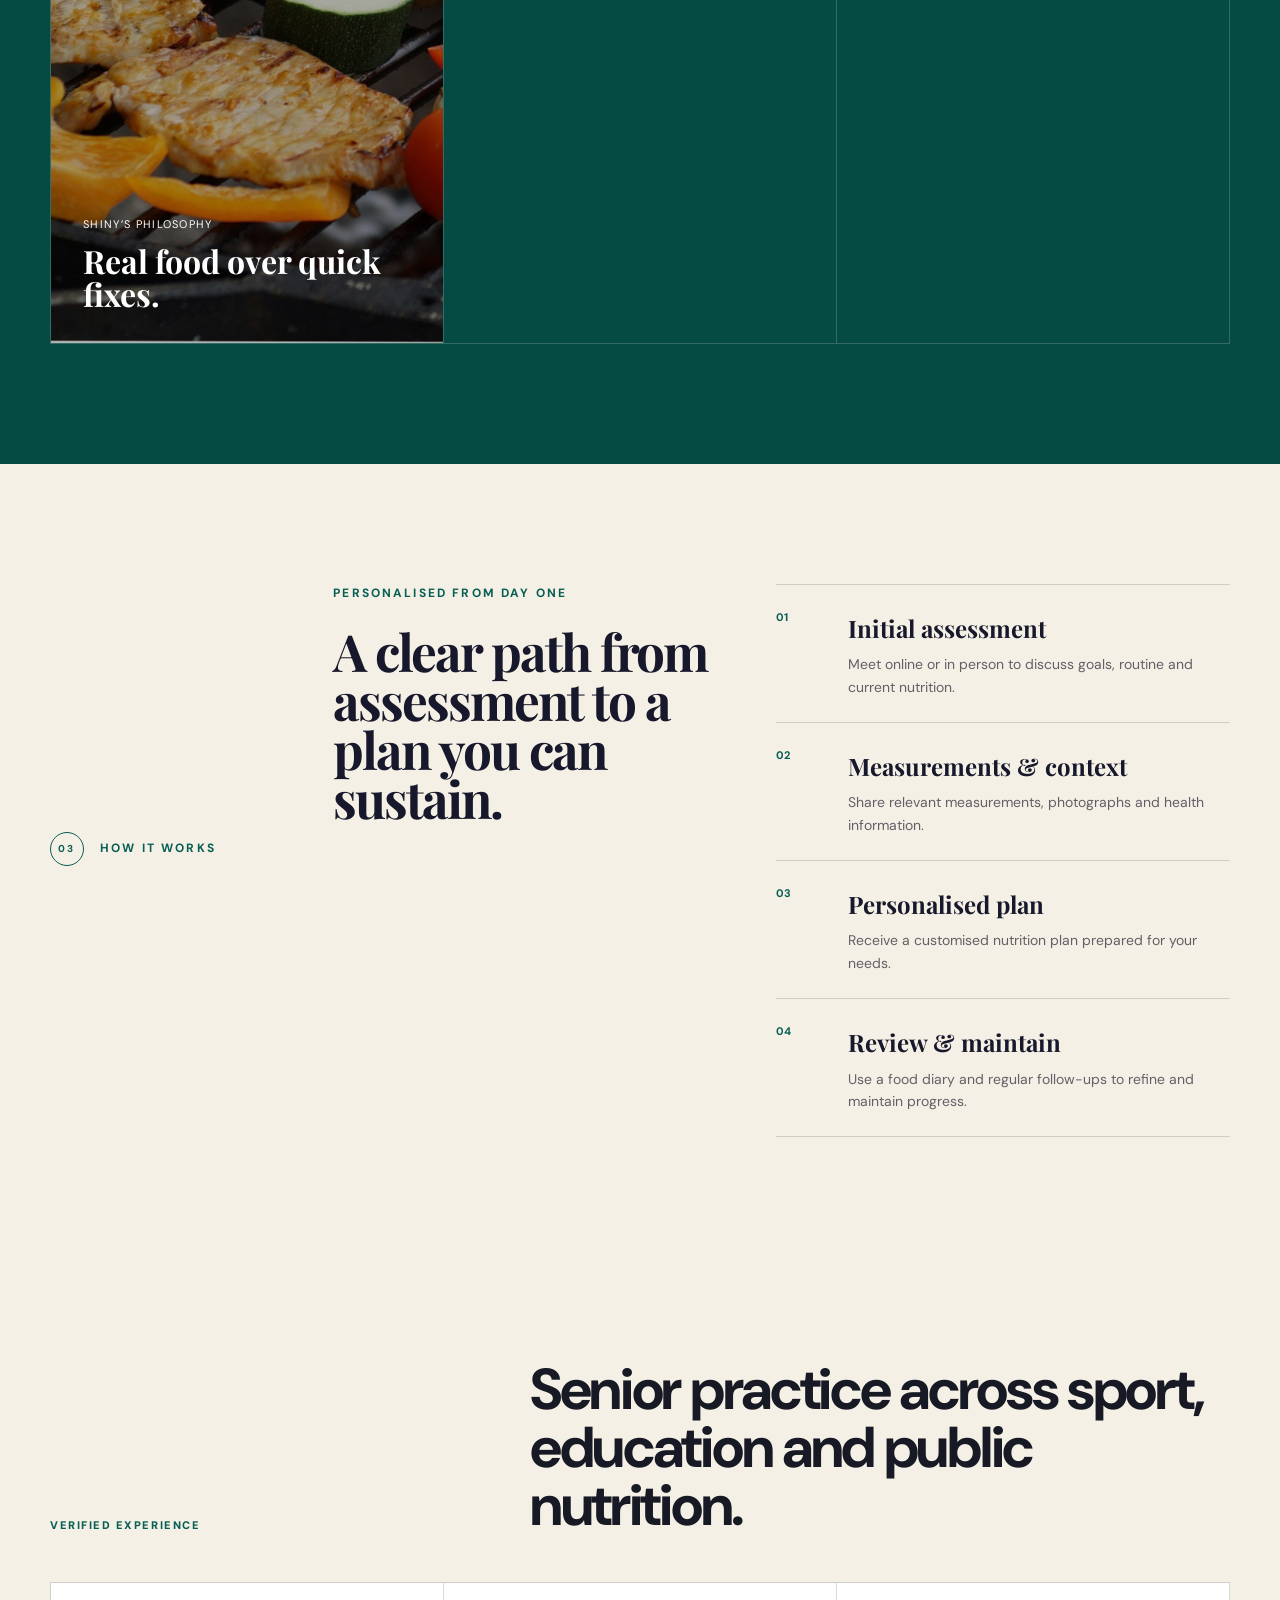
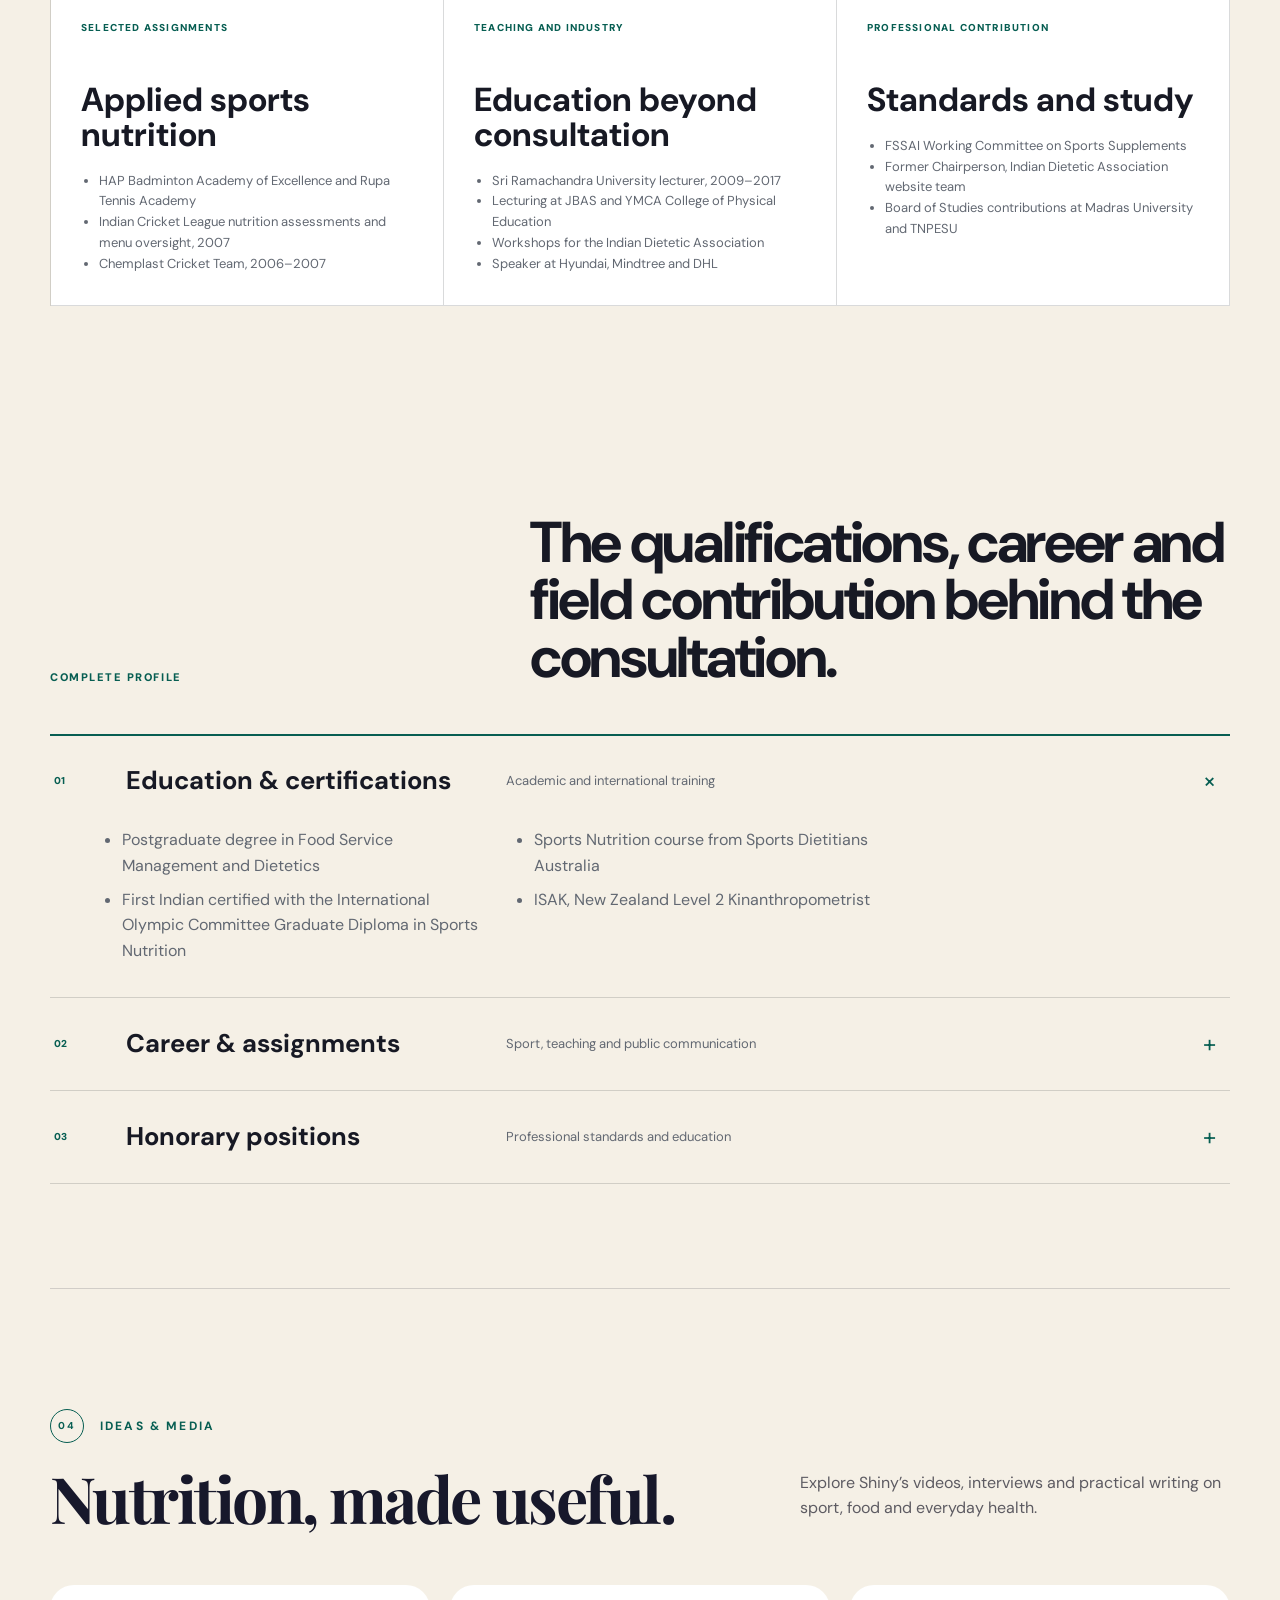
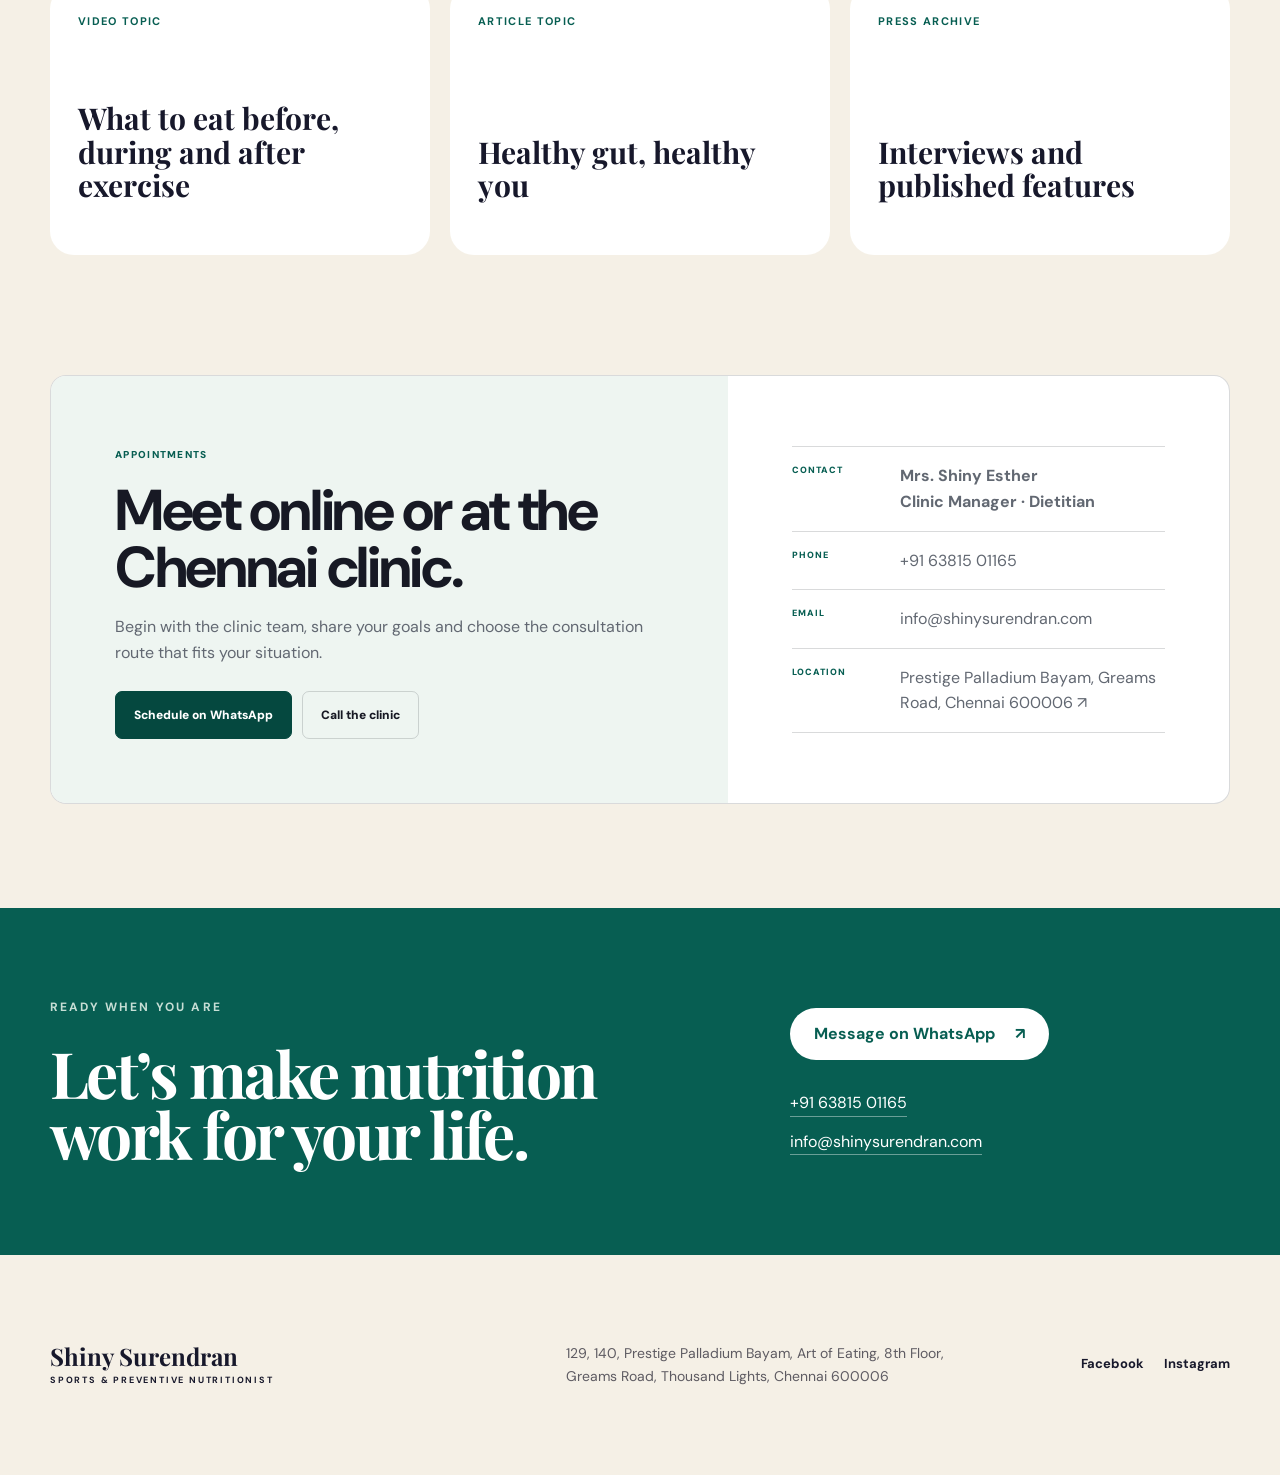
<file: concept-04/index.html>
<!doctype html>
<html lang="en">
<head>
  <meta charset="utf-8">
  <meta name="viewport" content="width=device-width, initial-scale=1">
  <meta name="description" content="Shiny Surendran is a Chennai-based sports and preventive nutritionist offering online and offline consultations.">
  <meta name="robots" content="noindex, nofollow">
  <title>Shiny Surendran | Editorial Trust Concept</title>
  <link rel="preconnect" href="https://fonts.googleapis.com">
  <link rel="preconnect" href="https://fonts.gstatic.com" crossorigin>
  <link href="https://fonts.googleapis.com/css2?family=DM+Sans:wght@400;500;600;700&family=Playfair+Display:ital,wght@0,600;0,700;1,600&display=swap" rel="stylesheet">
  <link rel="stylesheet" href="styles.css">
  <link rel="stylesheet" href="../assets/provider-profile.css">
</head>
<body class="provider-concept provider-editorial">
  <a class="skip-link" href="#main">Skip to content</a>
  <div class="provider-utility" aria-label="Contact options">
    <div class="provider-utility-inner"><span class="provider-utility-label">Appointments · Online and Chennai</span><div class="provider-utility-links">
      <a href="tel:+916381501165"><b>Call</b><span>+91 63815 01165</span></a>
      <a href="https://wa.me/916381501165?text=Hello%20I%27d%20like%20to%20schedule%20a%20nutrition%20consultation." target="_blank" rel="noreferrer"><b>WhatsApp</b><span>Schedule</span></a>
      <a href="mailto:info@shinysurendran.com"><b>Email</b><span>Write</span></a>
      <a href="https://www.google.com/maps/search/?api=1&amp;query=129%2C%20140%2C%20Prestige%20Palladium%20Bayam%2C%20Greams%20Road%2C%20Thousand%20Lights%2C%20Chennai%20600006" target="_blank" rel="noreferrer"><b>Map</b><span>Directions</span></a>
    </div></div>
  </div>
  <header class="site-header">
    <a class="brand" href="#top" aria-label="Shiny Surendran home">
      <span>Shiny Surendran</span>
      <small>Sports & Preventive Nutritionist</small>
    </a>
    <nav aria-label="Primary navigation">
      <a href="#about">About</a>
      <a href="#care">Services</a>
      <a href="#proof">Experience</a>
      <a href="#visit">Visit</a>
    </nav>
    <a class="header-cta" href="https://wa.me/916381501165?text=Hello%20I%27d%20like%20to%20schedule%20a%20nutrition%20consultation." target="_blank" rel="noreferrer">Book a consultation</a>
  </header>

  <main id="main">
    <section class="hero" id="top">
      <div class="hero-copy">
        <p class="eyebrow">Chennai · Online & offline consultations</p>
        <h1>Nutrition that performs <em>with you.</em></h1>
        <p class="lead">Personalised sports and preventive nutrition grounded in real food, practical science and the realities of your life.</p>
        <div class="hero-actions">
          <a class="button primary" href="https://wa.me/916381501165?text=Hello%20I%27d%20like%20to%20schedule%20a%20nutrition%20consultation." target="_blank" rel="noreferrer">Start a consultation <span aria-hidden="true">↗</span></a>
          <a class="button text" href="#expertise">Explore expertise <span aria-hidden="true">↓</span></a>
        </div>
        <div class="hero-proof" aria-label="Selected credentials">
          <p><strong>IOC</strong><span>Graduate Diploma<br>Sports Nutrition</span></p>
          <p><strong>ISAK</strong><span>Level 2<br>Kinanthropometrist</span></p>
          <p><strong>SDA</strong><span>Accredited<br>Sports Dietitian</span></p>
        </div>
      </div>
      <div class="portrait-wrap">
        <img src="../assets/shiny-portrait-light.jpg" alt="Shiny Surendran, sports and preventive nutritionist" width="1062" height="720">
        <aside class="credential-card">
          <span class="credential-icon" aria-hidden="true">01</span>
          <p>First Indian certified with a Graduate Diploma in Sports Nutrition by the International Olympic Committee.</p>
        </aside>
      </div>
    </section>

    <div class="trust-rail" aria-label="Areas of practice">
      <span>Sports performance</span><i aria-hidden="true"></i>
      <span>Preventive nutrition</span><i aria-hidden="true"></i>
      <span>Weight management</span><i aria-hidden="true"></i>
      <span>Real-food approach</span><i aria-hidden="true"></i>
      <span>Individual guidance</span>
    </div>

    <section class="provider-section" id="care">
      <div class="provider-section-heading"><span>Service hierarchy</span><h2>Find the right nutrition support without searching through a long list.</h2></div>
      <div class="provider-disclosures">
        <details open><summary><span>01</span><strong>Sports nutrition</strong><small>Training, competition and travel</small><i aria-hidden="true">+</i></summary><div class="provider-disclosure-body"><ul><li>Off-season nutrition</li><li>In-season nutrition</li><li>Travel plans</li><li>Competitive athletes</li><li>Recreational athletes</li><li>Young athletes</li></ul></div></details>
        <details><summary><span>02</span><strong>Weight management</strong><small>Individual body-composition goals</small><i aria-hidden="true">+</i></summary><div class="provider-disclosure-body"><ul><li>Weight loss</li><li>Healthy weight gain</li><li>Bodybuilding</li><li>Muscle gain</li><li>Fat loss</li></ul></div></details>
        <details><summary><span>03</span><strong>Health conditions</strong><small>Metabolic, digestive and hormonal support</small><i aria-hidden="true">+</i></summary><div class="provider-disclosure-body"><ul><li>Anemia</li><li>Bariatric nutrition</li><li>Cholesterol</li><li>Diabetes mellitus</li><li>Food intolerance</li><li>GERD</li><li>Healthy skin and hair</li><li>Hypertension</li><li>Inflammatory nutrition plans</li><li>Irritable bowel syndrome</li><li>Fatty liver</li><li>Metabolic nutrition</li><li>PCOS</li><li>Pregnancy nutrition</li><li>Thyroid nutrition</li></ul></div></details>
        <details><summary><span>04</span><strong>Personal and group guidance</strong><small>Gene-based plans, general meals and education</small><i aria-hidden="true">+</i></summary><div class="provider-disclosure-body"><ul><li>Gene-based nutrition</li><li>Healthy meal plans</li><li>Seminars and webinars</li><li>Workshops and conferences</li><li>Schools, colleges and sports academies</li><li>Companies, clubs and media</li></ul></div></details>
      </div>
    </section>

    <section class="about section" id="about">
      <div class="section-label"><span>01</span> About Shiny</div>
      <div class="about-heading">
        <h2>Where science meets the wisdom of <em>real food.</em></h2>
      </div>
      <div class="about-copy">
        <p>Shiny Surendran is a Chennai-based holistic nutritionist, author and entrepreneur. Her work helps clients understand their bodies and meet nutrition goals safely and effectively.</p>
        <p>Her approach balances modern nutrition science with the practical wisdom of traditional food and cooking—without fad diets or quick fixes.</p>
        <a class="inline-link" href="#full-profile">Read Shiny’s full profile <span aria-hidden="true">↓</span></a>
      </div>
    </section>

    <section class="insights section public-record" id="documentation">
      <div class="section-label"><span>01A</span> Public documentation</div>
      <div class="insights-heading">
        <h2>Practice, teaching and field contribution.</h2>
        <p>Selected independent records that corroborate Shiny’s professional profile.</p>
      </div>
      <div class="insight-grid">
        <a href="https://asnfs.org/about/" target="_blank" rel="noreferrer"><span>Association listing</span><h3>Sports &amp; preventive nutrition</h3><b aria-hidden="true">↗</b></a>
        <a href="https://asnfs.org/wp-content/uploads/Batch-6-Faculty-Brochure-2025.pdf" target="_blank" rel="noreferrer"><span>2025 faculty</span><h3>Nutrition for racket sports (tennis)</h3><b aria-hidden="true">↗</b></a>
        <a href="https://digicampus.sriramachandra.edu.in/uploads/iqac_workshopconducts/2025-07-11011235FINAL%20PROGRAM.pdf" target="_blank" rel="noreferrer"><span>2025 conference</span><h3>Sports science resource person &amp; panel chair</h3><b aria-hidden="true">↗</b></a>
      </div>
    </section>

    <section class="expertise section" id="expertise">
      <div class="section-label light"><span>02</span> Expertise</div>
      <div class="expertise-intro">
        <h2>Built around your body, your sport and your everyday life.</h2>
        <p>Online and offline support for performance, health conditions and sustainable eating.</p>
      </div>
      <div class="service-grid">
        <article class="service-card featured">
          <div class="service-number">01</div>
          <h3>Sports nutrition</h3>
          <p>Individual plans for off-season, in-season, travel and competition-day nutrition.</p>
          <ul><li>Competitive athletes</li><li>Recreational athletes</li><li>Young athletes</li></ul>
        </article>
        <article class="service-card">
          <div class="service-number">02</div>
          <h3>Weight management</h3>
          <p>Practical nutrition for weight loss, healthy weight gain, muscle gain and fat loss.</p>
        </article>
        <article class="service-card">
          <div class="service-number">03</div>
          <h3>Preventive nutrition</h3>
          <p>Guidance for diabetes, cholesterol, hypertension, PCOS, thyroid, gut health and more.</p>
        </article>
        <article class="service-card image-card">
          <img src="../assets/real-food.jpg" alt="A colourful real-food meal on a grill" width="500" height="1225">
          <div><span>Shiny’s philosophy</span><h3>Real food over quick fixes.</h3></div>
        </article>
        <article class="service-card">
          <div class="service-number">04</div>
          <h3>Gene-based nutrition</h3>
          <p>Nutrition guidance informed by individual needs and available genetic insights.</p>
        </article>
        <article class="service-card">
          <div class="service-number">05</div>
          <h3>Education & talks</h3>
          <p>Seminars, workshops and nutrition education for institutions, teams and organisations.</p>
        </article>
      </div>
    </section>

    <section class="process section" id="process">
      <div class="section-label"><span>03</span> How it works</div>
      <div class="process-heading">
        <p class="eyebrow">Personalised from day one</p>
        <h2>A clear path from assessment to a plan you can sustain.</h2>
      </div>
      <ol class="process-list">
        <li><span>01</span><div><h3>Initial assessment</h3><p>Meet online or in person to discuss goals, routine and current nutrition.</p></div></li>
        <li><span>02</span><div><h3>Measurements & context</h3><p>Share relevant measurements, photographs and health information.</p></div></li>
        <li><span>03</span><div><h3>Personalised plan</h3><p>Receive a customised nutrition plan prepared for your needs.</p></div></li>
        <li><span>04</span><div><h3>Review & maintain</h3><p>Use a food diary and regular follow-ups to refine and maintain progress.</p></div></li>
      </ol>
    </section>

    <section class="provider-section" id="proof">
      <div class="provider-section-heading"><span>Verified experience</span><h2>Senior practice across sport, education and public nutrition.</h2></div>
      <div class="provider-proof-grid">
        <article><span>Selected assignments</span><h3>Applied sports nutrition</h3><ul><li>HAP Badminton Academy of Excellence and Rupa Tennis Academy</li><li>Indian Cricket League nutrition assessments and menu oversight, 2007</li><li>Chemplast Cricket Team, 2006–2007</li></ul></article>
        <article><span>Teaching and industry</span><h3>Education beyond consultation</h3><ul><li>Sri Ramachandra University lecturer, 2009–2017</li><li>Lecturing at JBAS and YMCA College of Physical Education</li><li>Workshops for the Indian Dietetic Association</li><li>Speaker at Hyundai, Mindtree and DHL</li></ul></article>
        <article><span>Professional contribution</span><h3>Standards and study</h3><ul><li>FSSAI Working Committee on Sports Supplements</li><li>Former Chairperson, Indian Dietetic Association website team</li><li>Board of Studies contributions at Madras University and TNPESU</li></ul></article>
      </div>
    </section>

    <section class="provider-section" id="full-profile">
      <div class="provider-section-heading"><span>Complete profile</span><h2>The qualifications, career and field contribution behind the consultation.</h2></div>
      <div class="provider-disclosures">
        <details open><summary><span>01</span><strong>Education &amp; certifications</strong><small>Academic and international training</small><i aria-hidden="true">+</i></summary><div class="provider-disclosure-body"><ul><li>Postgraduate degree in Food Service Management and Dietetics</li><li>First Indian certified with the International Olympic Committee Graduate Diploma in Sports Nutrition</li><li>Sports Nutrition course from Sports Dietitians Australia</li><li>ISAK, New Zealand Level 2 Kinanthropometrist</li></ul></div></details>
        <details><summary><span>02</span><strong>Career &amp; assignments</strong><small>Sport, teaching and public communication</small><i aria-hidden="true">+</i></summary><div class="provider-disclosure-body"><ul><li>Consultant: HAP Badminton Academy of Excellence and Rupa Tennis Academy</li><li>Sports Nutrition Lecturer, Department of Arthroscopy and Sports Medicine, Sri Ramachandra University (2009–2017)</li><li>Initial nutrition assessments and menu oversight for Indian Cricket League players (2007)</li><li>Consultant and senior trainer, Fitness One (2006)</li><li>Sports nutritionist, Chemplast Cricket Team (2006–2007)</li><li>Sports nutritionist, Fitness Foundation Academy at YMCA College of Physical Education</li><li>Part-time lecturer: JBAS College and YMCA College of Physical Education</li><li>Nutrition Manager, NICHE, Bengaluru</li><li>Sports nutrition workshops at Indian Dietetic Association annual conferences</li><li>Speaker engagements including Hyundai, Mindtree and DHL</li><li>Television appearances including Sun TV, Vijay TV and Vikatan Digital TV</li></ul></div></details>
        <details><summary><span>03</span><strong>Honorary positions</strong><small>Professional standards and education</small><i aria-hidden="true">+</i></summary><div class="provider-disclosure-body"><ul><li>Member, FSSAI Working Committee on Sports Supplements</li><li>Former Chairperson, Indian Dietetic Association website team</li><li>Member, Board of Studies, Madras University (Home Science)</li><li>Board of Studies member, Tamil Nadu Physical Education and Sport University</li></ul></div></details>
      </div>
    </section>

    <section class="insights section" id="library">
      <div class="section-label"><span>04</span> Ideas & media</div>
      <div class="insights-heading">
        <h2>Nutrition, made useful.</h2>
        <p>Explore Shiny’s videos, interviews and practical writing on sport, food and everyday health.</p>
      </div>
      <div class="insight-grid">
        <article><span>Video topic</span><h3>What to eat before, during and after exercise</h3></article>
        <article><span>Article topic</span><h3>Healthy gut, healthy you</h3></article>
        <article><span>Press archive</span><h3>Interviews and published features</h3></article>
      </div>
    </section>

    <section class="provider-visit" id="visit">
      <div class="provider-visit-copy"><span>Appointments</span><h2>Meet online or at the Chennai clinic.</h2><p>Begin with the clinic team, share your goals and choose the consultation route that fits your situation.</p><div class="provider-visit-actions"><a class="provider-action" href="https://wa.me/916381501165?text=Hello%20I%27d%20like%20to%20schedule%20a%20nutrition%20consultation." target="_blank" rel="noreferrer">Schedule on WhatsApp</a><a class="provider-action secondary" href="tel:+916381501165">Call the clinic</a></div></div>
      <div class="provider-visit-details"><p><span>Contact</span><strong>Mrs. Shiny Esther<br>Clinic Manager · Dietitian</strong></p><p><span>Phone</span><a href="tel:+916381501165">+91 63815 01165</a></p><p><span>Email</span><a href="mailto:info@shinysurendran.com">info@shinysurendran.com</a></p><p><span>Location</span><a href="https://www.google.com/maps/search/?api=1&amp;query=129%2C%20140%2C%20Prestige%20Palladium%20Bayam%2C%20Greams%20Road%2C%20Thousand%20Lights%2C%20Chennai%20600006" target="_blank" rel="noreferrer">Prestige Palladium Bayam, Greams Road, Chennai 600006 ↗</a></p></div>
    </section>

    <section class="contact" id="contact">
      <div>
        <p class="eyebrow">Ready when you are</p>
        <h2>Let’s make nutrition work for your life.</h2>
      </div>
      <div class="contact-actions">
        <a class="button white" href="https://wa.me/916381501165?text=Hello%20I%27d%20like%20to%20schedule%20a%20nutrition%20consultation." target="_blank" rel="noreferrer">Message on WhatsApp <span aria-hidden="true">↗</span></a>
        <a href="tel:+916381501165">+91 63815 01165</a>
        <a href="mailto:info@shinysurendran.com">info@shinysurendran.com</a>
      </div>
    </section>
  </main>

  <footer>
    <a class="brand footer-brand" href="#top"><span>Shiny Surendran</span><small>Sports & Preventive Nutritionist</small></a>
    <address>129, 140, Prestige Palladium Bayam, Art of Eating, 8th Floor,<br>Greams Road, Thousand Lights, Chennai 600006</address>
    <div class="socials">
      <a href="https://www.facebook.com/shiny.surendran" target="_blank" rel="noreferrer">Facebook</a>
      <a href="https://instagram.com/shinysurendran" target="_blank" rel="noreferrer">Instagram</a>
    </div>
  </footer>
  <div class="provider-mobile-action" aria-label="Mobile appointment actions"><a href="tel:+916381501165">Call</a><a href="https://wa.me/916381501165?text=Hello%20I%27d%20like%20to%20schedule%20a%20nutrition%20consultation." target="_blank" rel="noreferrer">WhatsApp appointment</a></div>
</body>
</html>
</file>
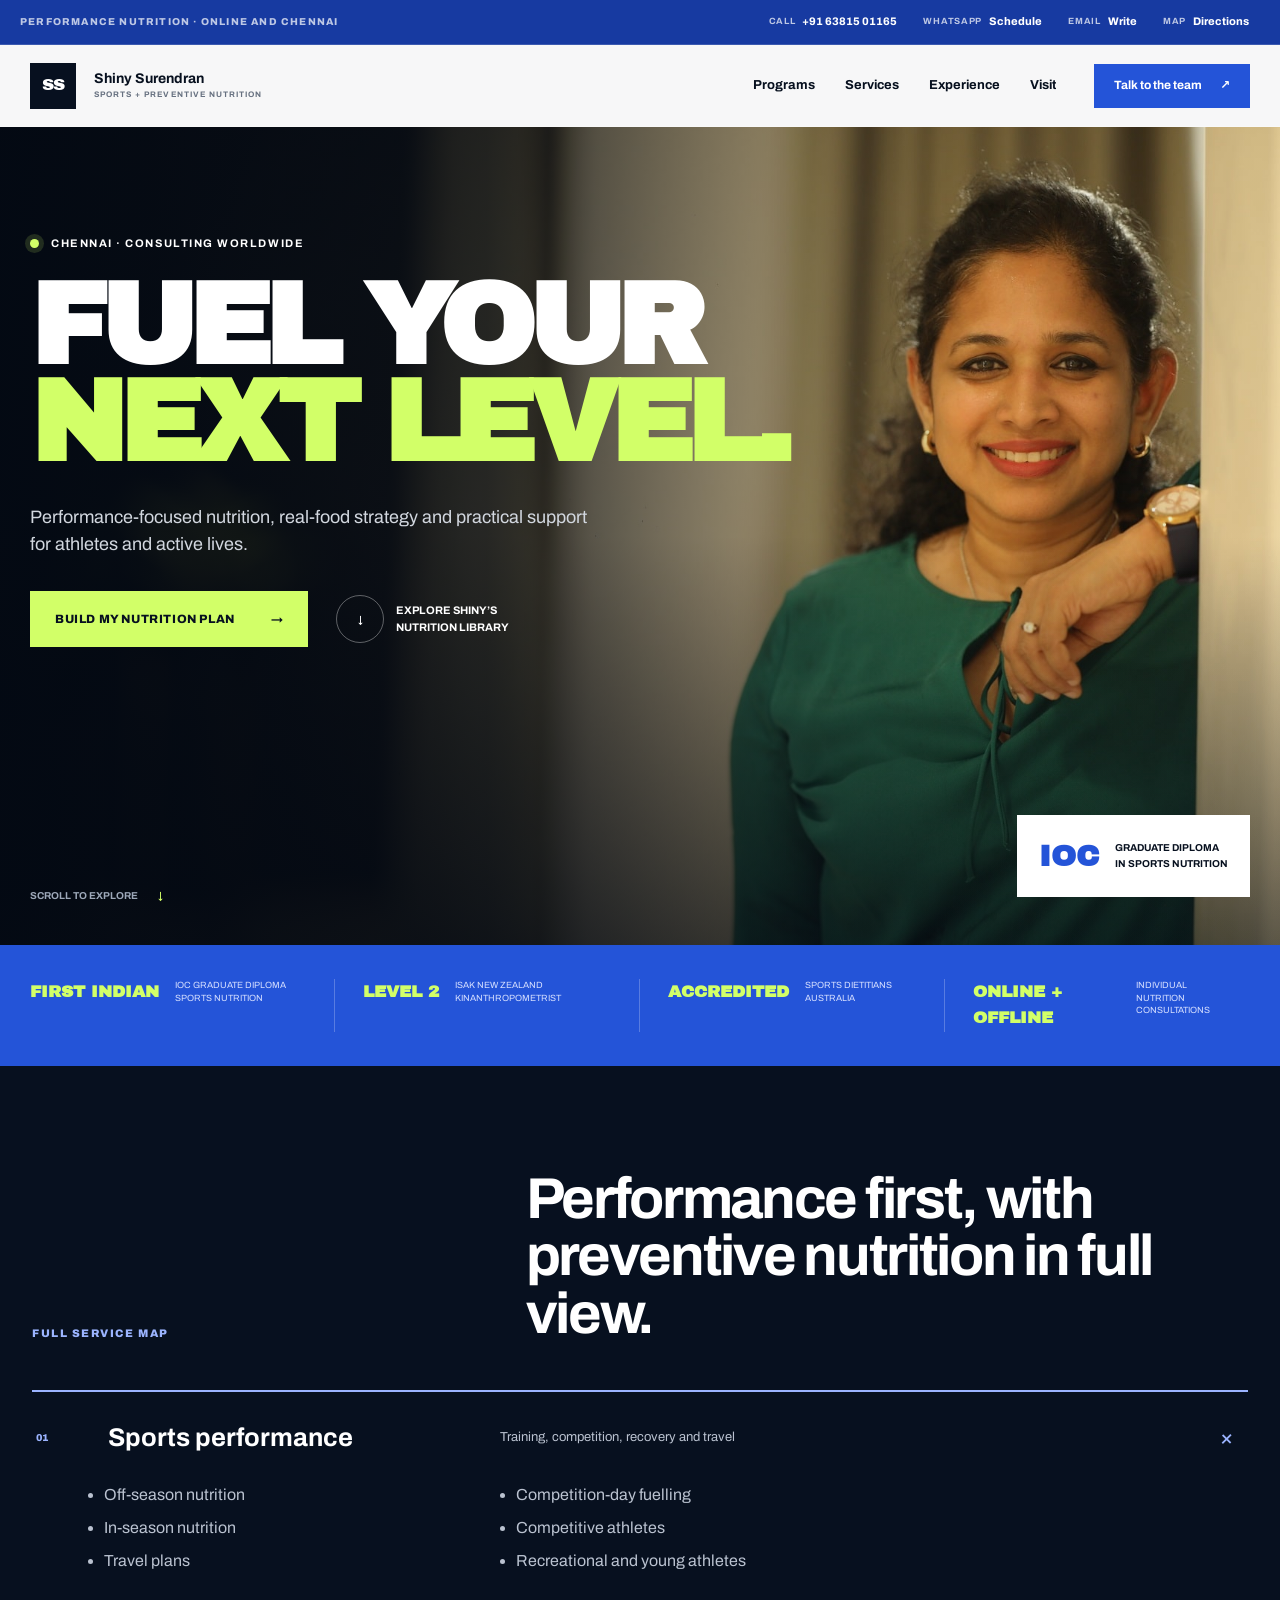
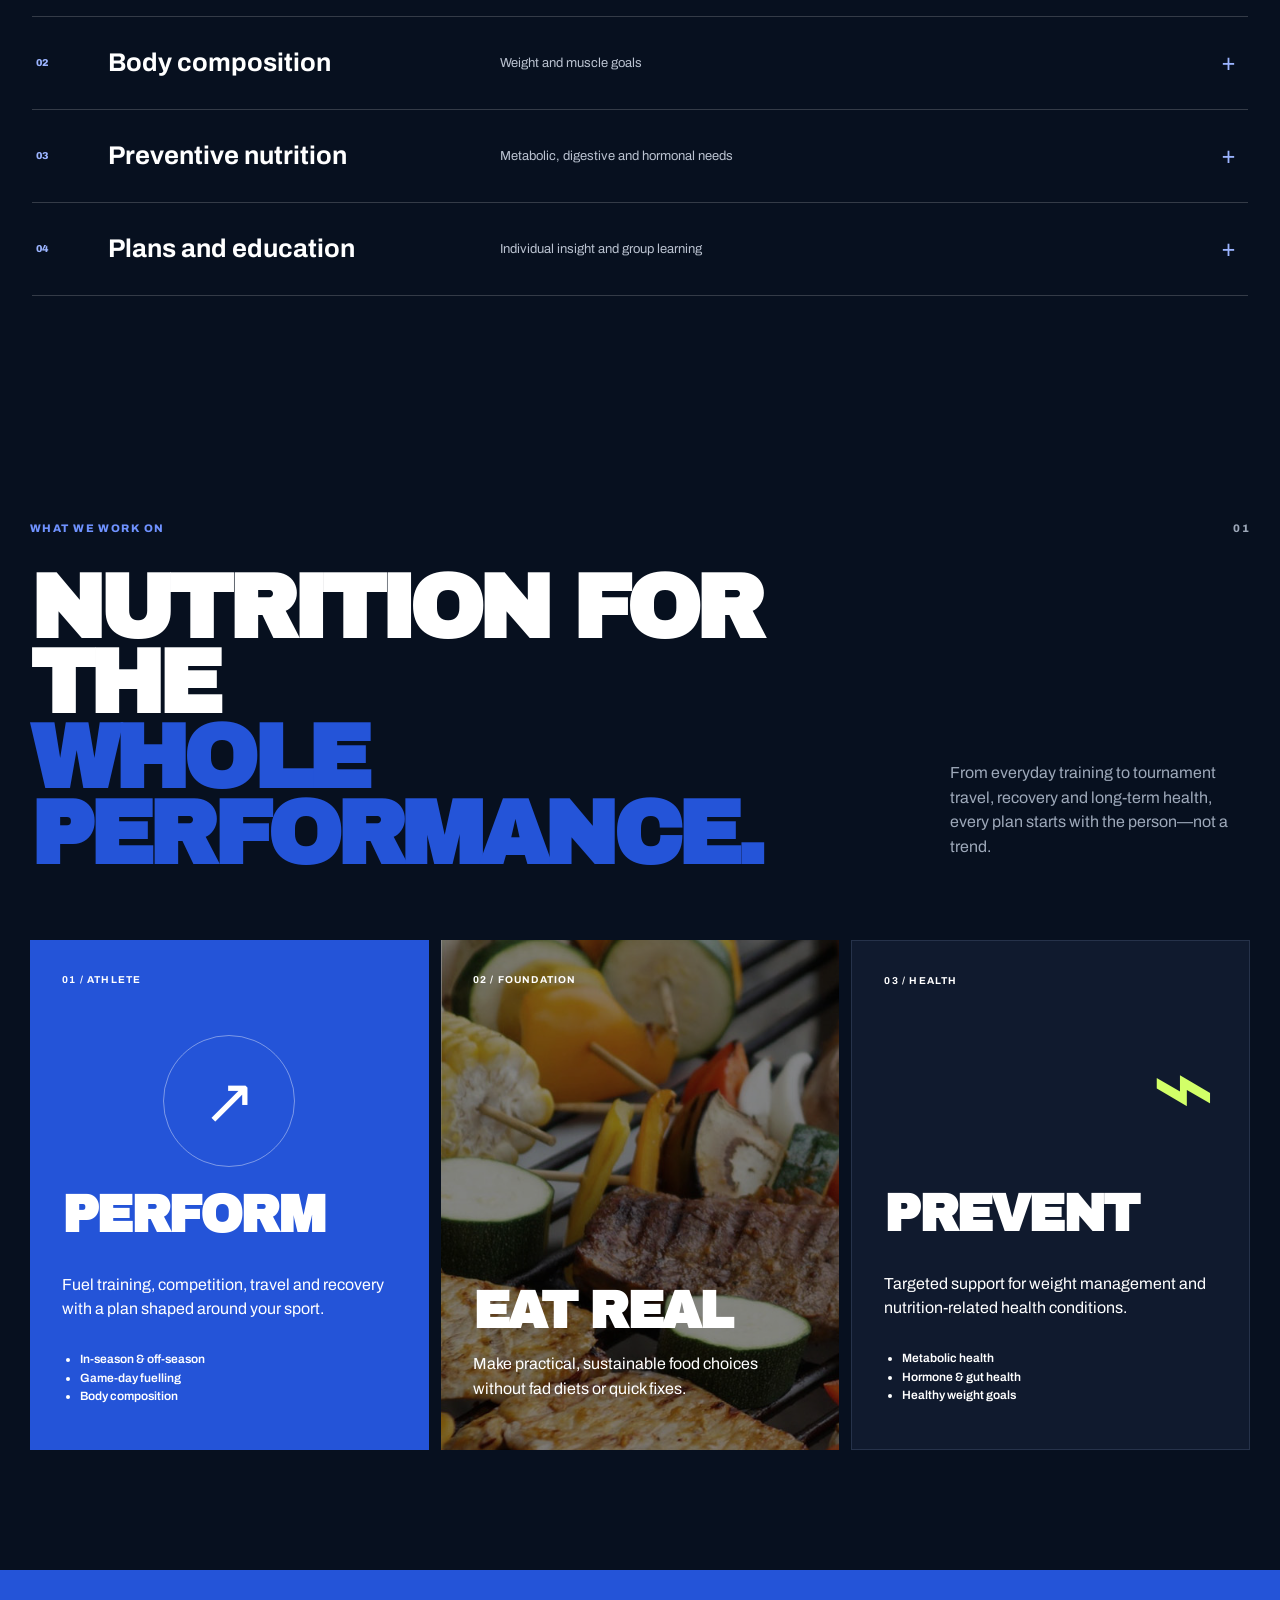
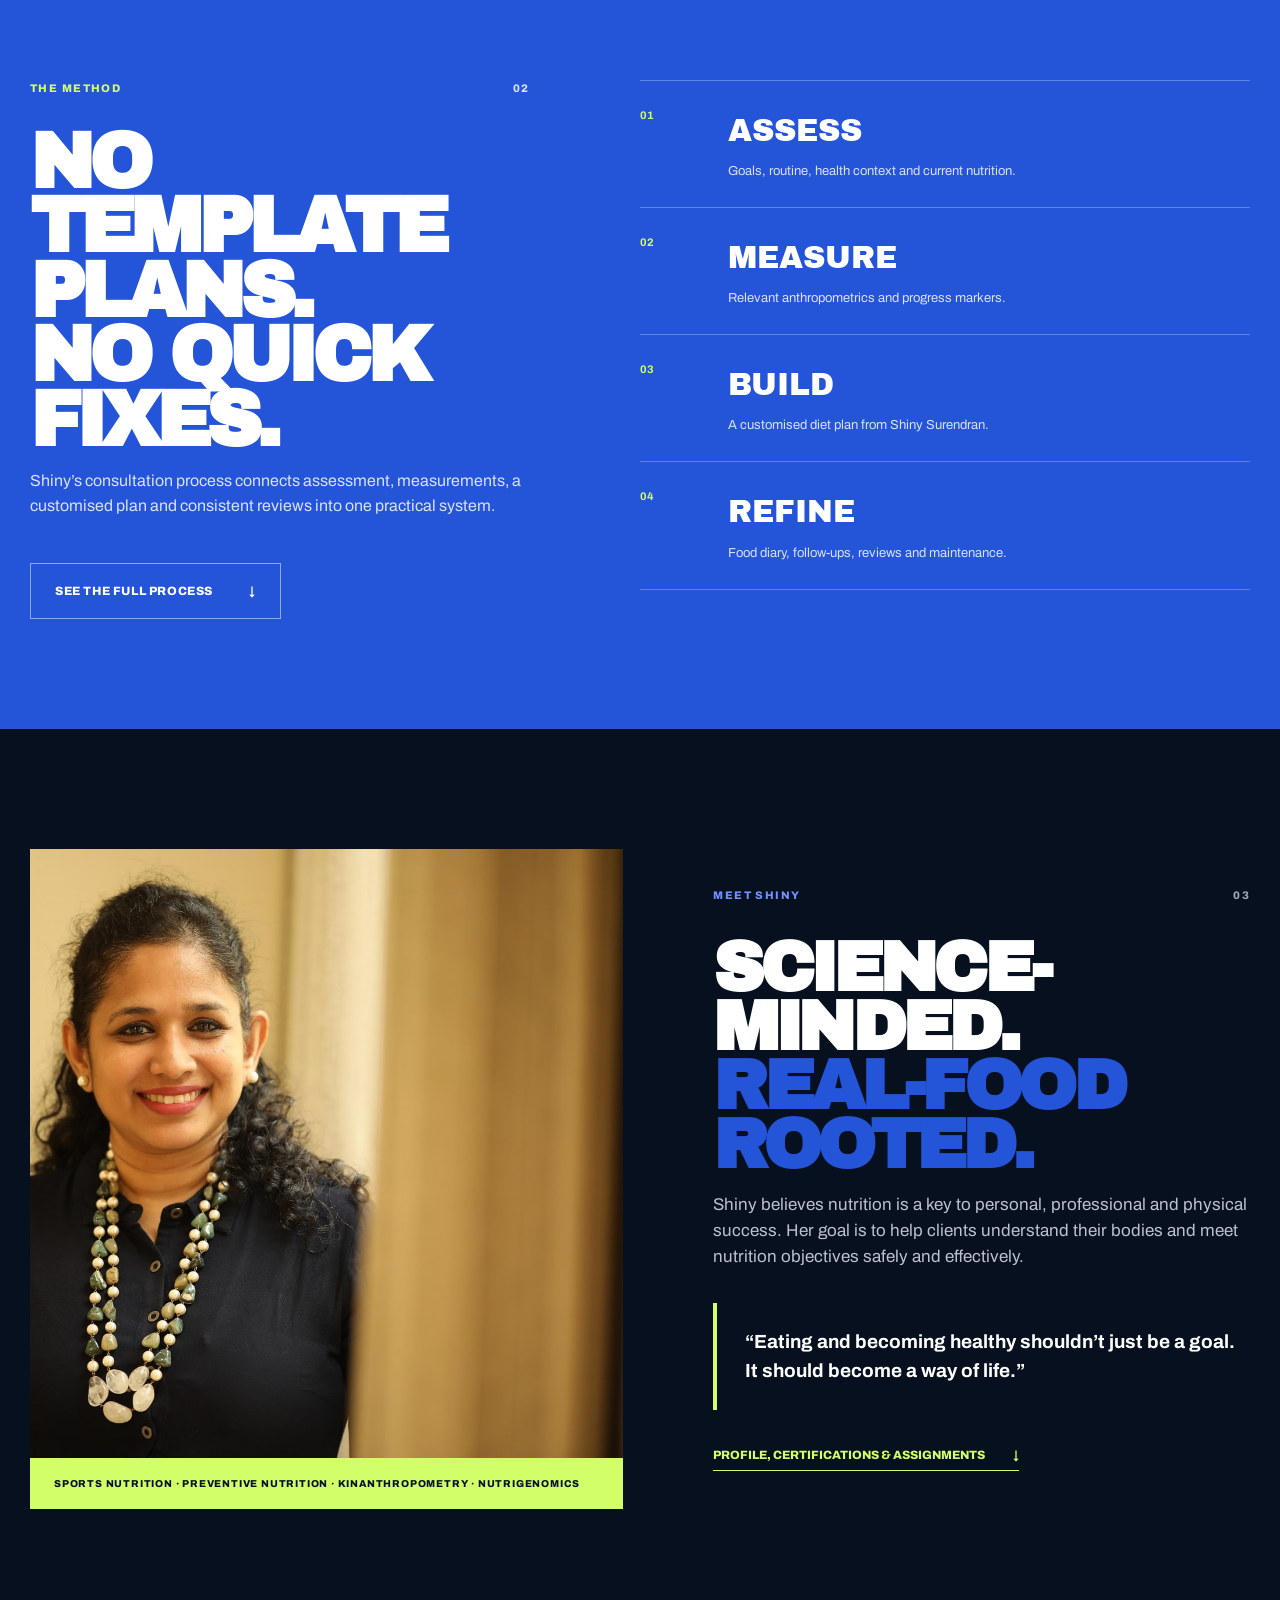
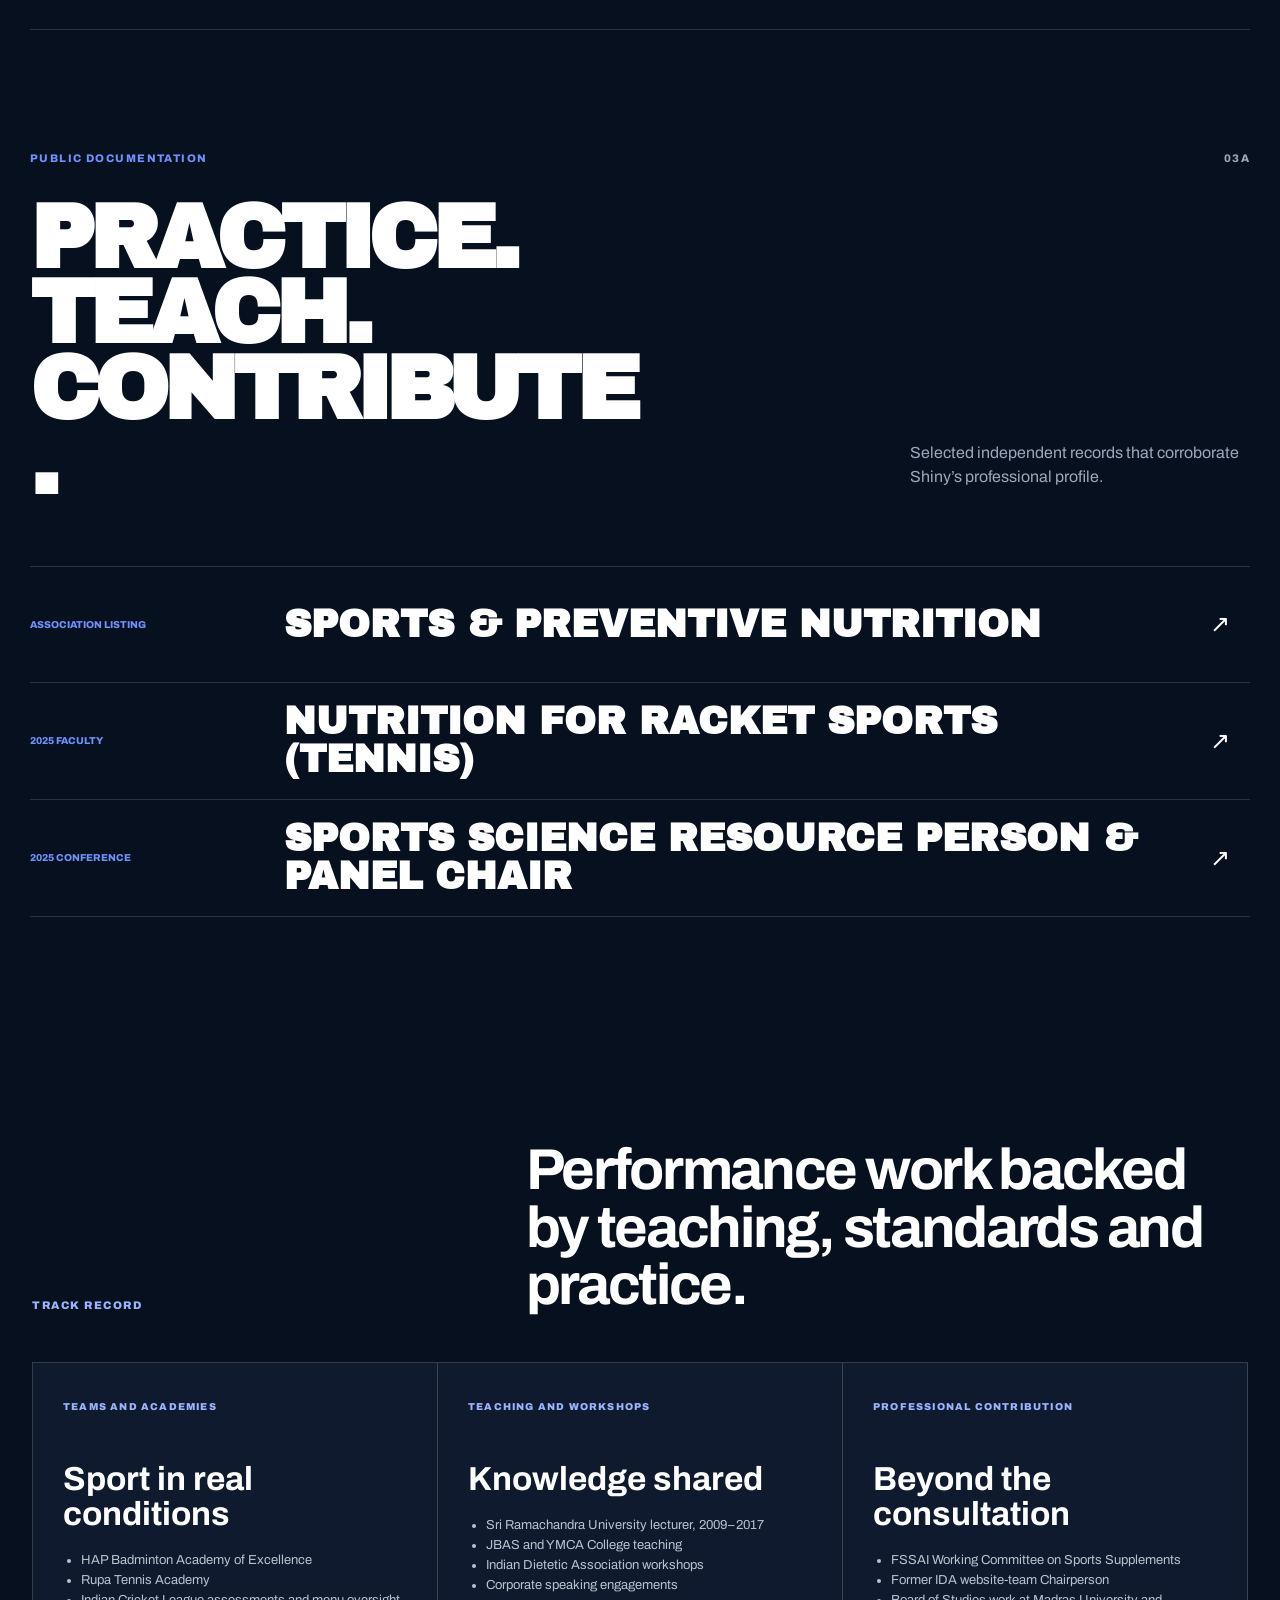
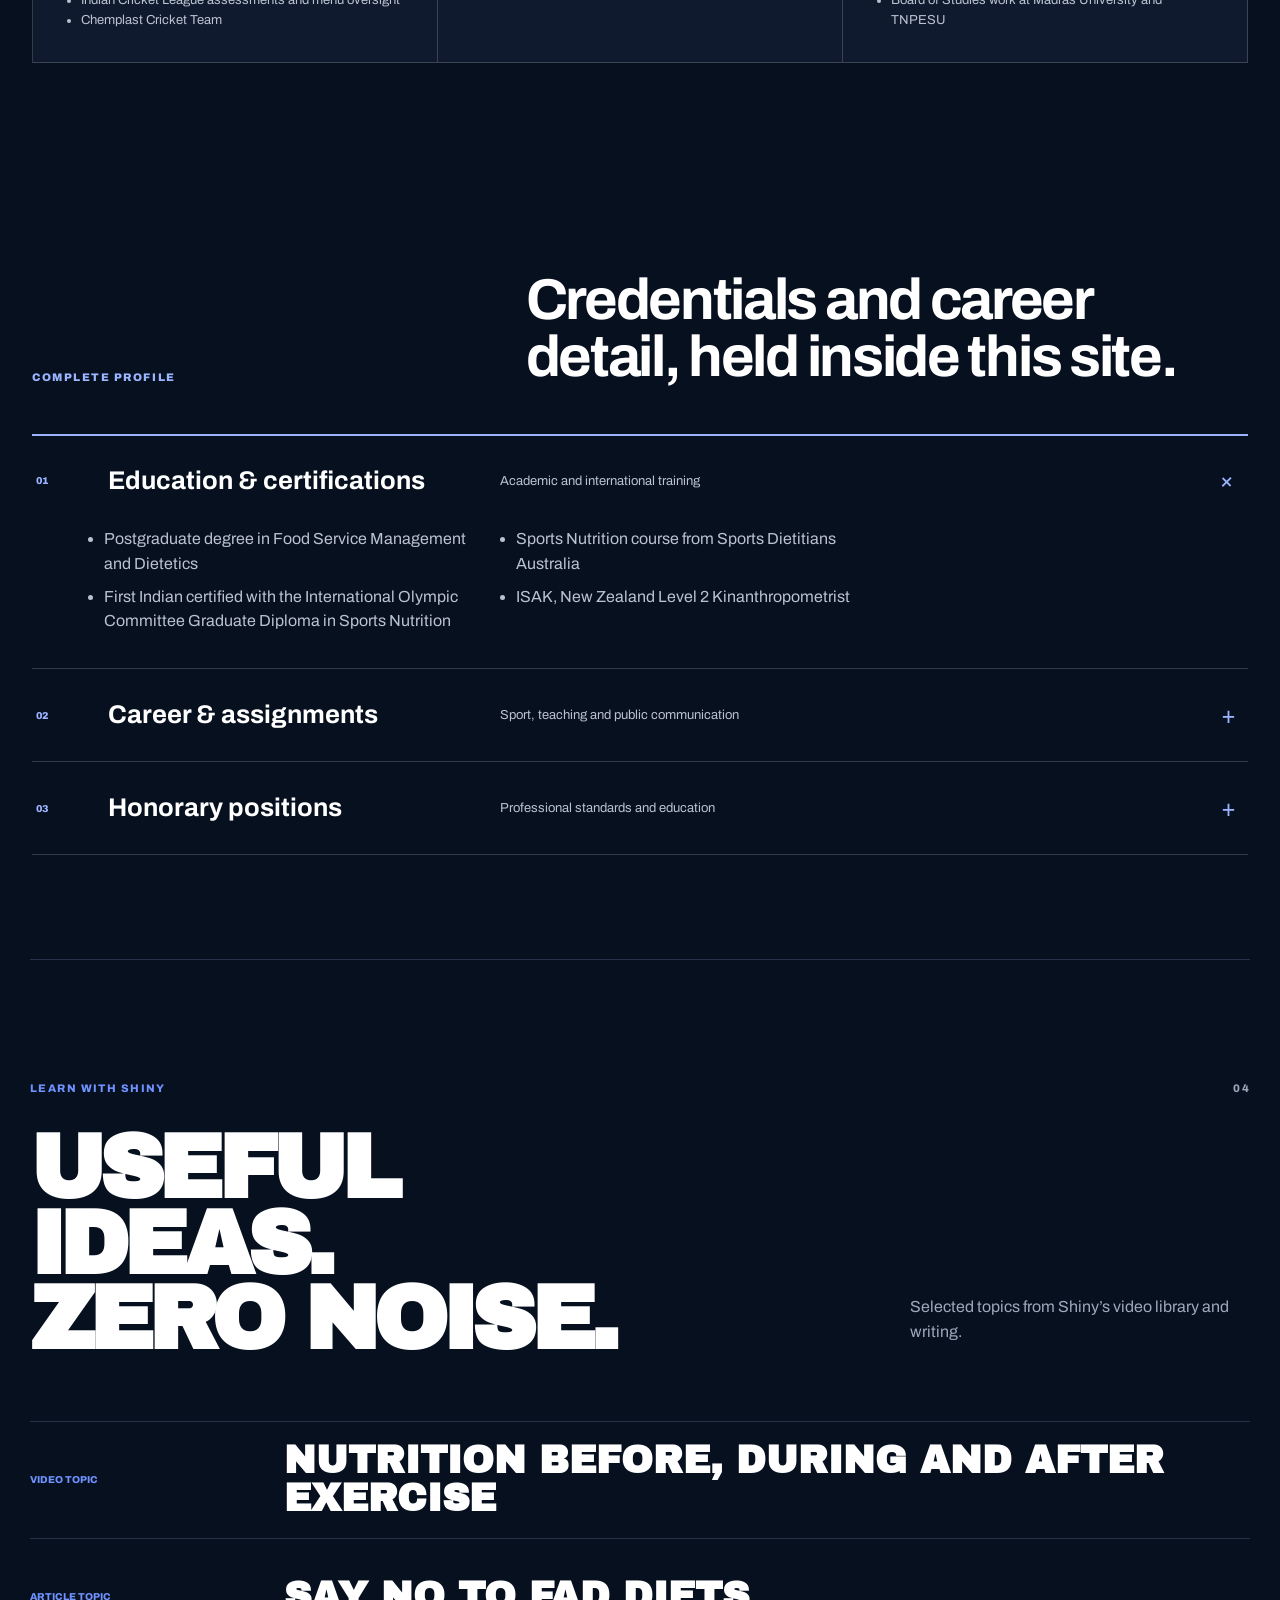
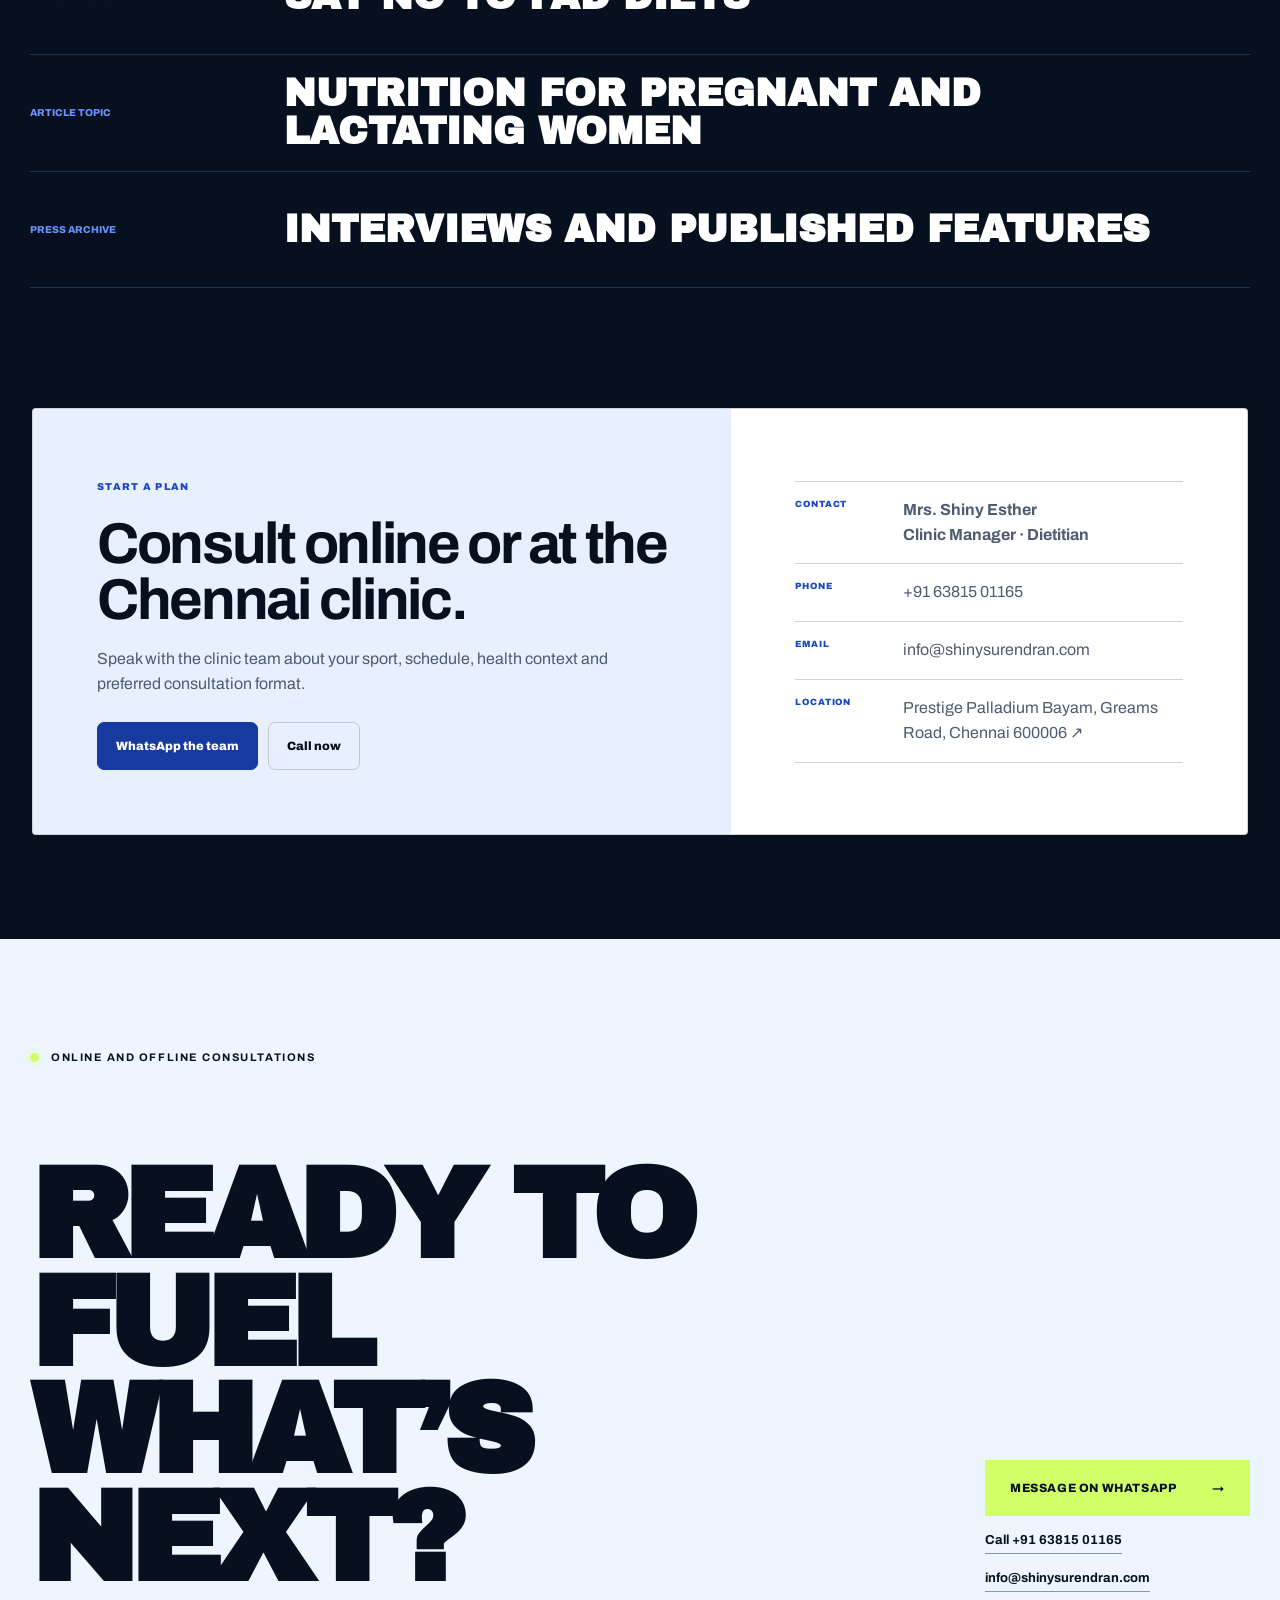
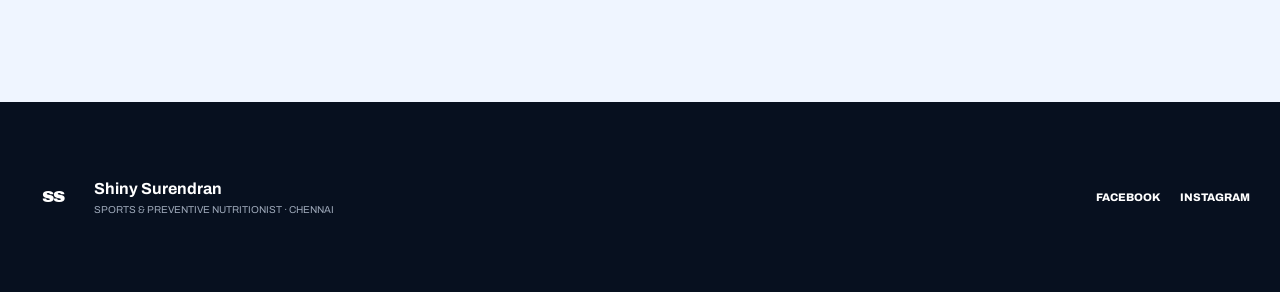
<file: concept-05/index.html>
<!doctype html>
<html lang="en">
<head>
  <meta charset="utf-8">
  <meta name="viewport" content="width=device-width, initial-scale=1">
  <meta name="description" content="Performance nutrition and preventive nutrition guidance from Chennai-based nutritionist Shiny Surendran.">
  <meta name="robots" content="noindex, nofollow">
  <title>Shiny Surendran | Performance Energy Concept</title>
  <link rel="preconnect" href="https://fonts.googleapis.com">
  <link rel="preconnect" href="https://fonts.gstatic.com" crossorigin>
  <link href="https://fonts.googleapis.com/css2?family=Archivo:wght@400;500;600;700;800&family=Archivo+Black&display=swap" rel="stylesheet">
  <link rel="stylesheet" href="styles.css">
  <link rel="stylesheet" href="../assets/provider-profile.css">
</head>
<body class="provider-concept provider-performance">
  <a class="skip-link" href="#main">Skip to content</a>
  <div class="provider-utility" aria-label="Contact options">
    <div class="provider-utility-inner"><span class="provider-utility-label">Performance nutrition · Online and Chennai</span><div class="provider-utility-links">
      <a href="tel:+916381501165"><b>Call</b><span>+91 63815 01165</span></a>
      <a href="https://wa.me/916381501165?text=Hello%20I%27d%20like%20to%20schedule%20a%20nutrition%20consultation." target="_blank" rel="noreferrer"><b>WhatsApp</b><span>Schedule</span></a>
      <a href="mailto:info@shinysurendran.com"><b>Email</b><span>Write</span></a>
      <a href="https://www.google.com/maps/search/?api=1&amp;query=129%2C%20140%2C%20Prestige%20Palladium%20Bayam%2C%20Greams%20Road%2C%20Thousand%20Lights%2C%20Chennai%20600006" target="_blank" rel="noreferrer"><b>Map</b><span>Directions</span></a>
    </div></div>
  </div>
  <header class="site-header">
    <a class="monogram" href="#top" aria-label="Shiny Surendran home">SS</a>
    <a class="wordmark" href="#top"><strong>Shiny Surendran</strong><span>Sports + Preventive Nutrition</span></a>
    <nav aria-label="Primary navigation">
      <a href="#programs">Programs</a><a href="#care">Services</a><a href="#proof">Experience</a><a href="#visit">Visit</a>
    </nav>
    <a class="top-action" href="https://wa.me/916381501165?text=Hello%20I%27d%20like%20to%20schedule%20a%20nutrition%20consultation." target="_blank" rel="noreferrer">Talk to the team <span aria-hidden="true">↗</span></a>
  </header>

  <main id="main">
    <section class="hero" id="top">
      <img class="hero-image" src="../assets/shiny-portrait-green.jpg" alt="Shiny Surendran, sports and preventive nutritionist" width="1720" height="1146">
      <div class="hero-shade"></div>
      <div class="hero-content">
        <p class="signal"><span></span>Chennai · Consulting worldwide</p>
        <h1>Fuel your<br><em>next level.</em></h1>
        <p>Performance-focused nutrition, real-food strategy and practical support for athletes and active lives.</p>
        <div class="hero-actions">
          <a class="button lime" href="https://wa.me/916381501165?text=Hello%20I%27d%20like%20to%20schedule%20a%20nutrition%20consultation." target="_blank" rel="noreferrer">Build my nutrition plan <span aria-hidden="true">→</span></a>
          <a class="play-link" href="#library"><i aria-hidden="true">↓</i><span>Explore Shiny’s<br>nutrition library</span></a>
        </div>
      </div>
      <div class="hero-stat">
        <b>IOC</b>
        <span>Graduate Diploma<br>in Sports Nutrition</span>
      </div>
      <a class="scroll" href="#programs"><span>Scroll to explore</span><i aria-hidden="true">↓</i></a>
    </section>

    <section class="proof-strip" aria-label="Professional credentials">
      <p><strong>First Indian</strong><span>IOC Graduate Diploma<br>Sports Nutrition</span></p>
      <p><strong>Level 2</strong><span>ISAK New Zealand<br>Kinanthropometrist</span></p>
      <p><strong>Accredited</strong><span>Sports Dietitians<br>Australia</span></p>
      <p><strong>Online + offline</strong><span>Individual nutrition<br>consultations</span></p>
    </section>

    <section class="provider-section" id="care">
      <div class="provider-section-heading"><span>Full service map</span><h2>Performance first, with preventive nutrition in full view.</h2></div>
      <div class="provider-disclosures">
        <details open><summary><span>01</span><strong>Sports performance</strong><small>Training, competition, recovery and travel</small><i aria-hidden="true">+</i></summary><div class="provider-disclosure-body"><ul><li>Off-season nutrition</li><li>In-season nutrition</li><li>Travel plans</li><li>Competition-day fuelling</li><li>Competitive athletes</li><li>Recreational and young athletes</li></ul></div></details>
        <details><summary><span>02</span><strong>Body composition</strong><small>Weight and muscle goals</small><i aria-hidden="true">+</i></summary><div class="provider-disclosure-body"><ul><li>Weight loss</li><li>Healthy weight gain</li><li>Bodybuilding</li><li>Muscle gain</li><li>Fat loss</li></ul></div></details>
        <details><summary><span>03</span><strong>Preventive nutrition</strong><small>Metabolic, digestive and hormonal needs</small><i aria-hidden="true">+</i></summary><div class="provider-disclosure-body"><ul><li>Anemia and bariatric nutrition</li><li>Cholesterol and hypertension</li><li>Diabetes mellitus</li><li>Food intolerance and GERD</li><li>IBS and inflammatory nutrition</li><li>Fatty liver and metabolic nutrition</li><li>PCOS and thyroid nutrition</li><li>Pregnancy nutrition</li><li>Healthy skin and hair</li></ul></div></details>
        <details><summary><span>04</span><strong>Plans and education</strong><small>Individual insight and group learning</small><i aria-hidden="true">+</i></summary><div class="provider-disclosure-body"><ul><li>Gene-based nutrition</li><li>Healthy meal plans</li><li>Seminars and webinars</li><li>Conferences and workshops</li><li>Sports academies and institutions</li><li>Companies, clubs and media</li></ul></div></details>
      </div>
    </section>

    <section class="programs section" id="programs">
      <div class="kicker">What we work on <span>01</span></div>
      <div class="program-heading">
        <h2>Nutrition for the<br><span>whole performance.</span></h2>
        <p>From everyday training to tournament travel, recovery and long-term health, every plan starts with the person—not a trend.</p>
      </div>
      <div class="program-track">
        <article class="program-card card-blue">
          <span class="index">01 / Athlete</span>
          <div class="line-icon" aria-hidden="true">↗</div>
          <h3>Perform</h3>
          <p>Fuel training, competition, travel and recovery with a plan shaped around your sport.</p>
          <ul><li>In-season & off-season</li><li>Game-day fuelling</li><li>Body composition</li></ul>
        </article>
        <article class="program-card card-photo">
          <img src="../assets/real-food.jpg" alt="Colourful whole foods prepared on a grill" width="500" height="1225">
          <span class="index">02 / Foundation</span>
          <div class="card-copy"><h3>Eat real</h3><p>Make practical, sustainable food choices without fad diets or quick fixes.</p></div>
        </article>
        <article class="program-card card-dark">
          <span class="index">03 / Health</span>
          <div class="pulse" aria-hidden="true">⌁</div>
          <h3>Prevent</h3>
          <p>Targeted support for weight management and nutrition-related health conditions.</p>
          <ul><li>Metabolic health</li><li>Hormone & gut health</li><li>Healthy weight goals</li></ul>
        </article>
      </div>
    </section>

    <section class="method" id="process">
      <div class="method-intro">
        <div class="kicker light">The method <span>02</span></div>
        <h2>No template plans.<br>No quick fixes.</h2>
        <p>Shiny’s consultation process connects assessment, measurements, a customised plan and consistent reviews into one practical system.</p>
        <a class="button outline" href="#process">See the full process <span aria-hidden="true">↓</span></a>
      </div>
      <ol class="steps">
        <li><b>01</b><div><span>Assess</span><p>Goals, routine, health context and current nutrition.</p></div></li>
        <li><b>02</b><div><span>Measure</span><p>Relevant anthropometrics and progress markers.</p></div></li>
        <li><b>03</b><div><span>Build</span><p>A customised diet plan from Shiny Surendran.</p></div></li>
        <li><b>04</b><div><span>Refine</span><p>Food diary, follow-ups, reviews and maintenance.</p></div></li>
      </ol>
    </section>

    <section class="profile section" id="profile">
      <div class="profile-photo">
        <img src="../assets/shiny-portrait-warm.jpg" alt="Portrait of Shiny Surendran" width="1700" height="1133">
        <span>Sports nutrition · Preventive nutrition · Kinanthropometry · Nutrigenomics</span>
      </div>
      <div class="profile-copy">
        <div class="kicker">Meet Shiny <span>03</span></div>
        <h2>Science-minded.<br><span>Real-food rooted.</span></h2>
        <p class="large">Shiny believes nutrition is a key to personal, professional and physical success. Her goal is to help clients understand their bodies and meet nutrition objectives safely and effectively.</p>
        <blockquote>“Eating and becoming healthy shouldn’t just be a goal. It should become a way of life.”</blockquote>
        <a class="text-link" href="#full-profile">Profile, certifications &amp; assignments <span aria-hidden="true">↓</span></a>
      </div>
    </section>

    <section class="media section public-record" id="documentation">
      <div class="kicker">Public documentation <span>03A</span></div>
      <div class="media-heading"><h2>Practice.<br>Teach.<br>Contribute.</h2><p>Selected independent records that corroborate Shiny’s professional profile.</p></div>
      <div class="media-list">
        <a href="https://asnfs.org/about/" target="_blank" rel="noreferrer"><span>Association listing</span><strong>Sports &amp; preventive nutrition</strong><i aria-hidden="true">↗</i></a>
        <a href="https://asnfs.org/wp-content/uploads/Batch-6-Faculty-Brochure-2025.pdf" target="_blank" rel="noreferrer"><span>2025 faculty</span><strong>Nutrition for racket sports (tennis)</strong><i aria-hidden="true">↗</i></a>
        <a href="https://digicampus.sriramachandra.edu.in/uploads/iqac_workshopconducts/2025-07-11011235FINAL%20PROGRAM.pdf" target="_blank" rel="noreferrer"><span>2025 conference</span><strong>Sports science resource person &amp; panel chair</strong><i aria-hidden="true">↗</i></a>
      </div>
    </section>

    <section class="provider-section" id="proof">
      <div class="provider-section-heading"><span>Track record</span><h2>Performance work backed by teaching, standards and practice.</h2></div>
      <div class="provider-proof-grid">
        <article><span>Teams and academies</span><h3>Sport in real conditions</h3><ul><li>HAP Badminton Academy of Excellence</li><li>Rupa Tennis Academy</li><li>Indian Cricket League assessments and menu oversight</li><li>Chemplast Cricket Team</li></ul></article>
        <article><span>Teaching and workshops</span><h3>Knowledge shared</h3><ul><li>Sri Ramachandra University lecturer, 2009–2017</li><li>JBAS and YMCA College teaching</li><li>Indian Dietetic Association workshops</li><li>Corporate speaking engagements</li></ul></article>
        <article><span>Professional contribution</span><h3>Beyond the consultation</h3><ul><li>FSSAI Working Committee on Sports Supplements</li><li>Former IDA website-team Chairperson</li><li>Board of Studies work at Madras University and TNPESU</li></ul></article>
      </div>
    </section>

    <section class="provider-section" id="full-profile">
      <div class="provider-section-heading"><span>Complete profile</span><h2>Credentials and career detail, held inside this site.</h2></div>
      <div class="provider-disclosures">
        <details open><summary><span>01</span><strong>Education &amp; certifications</strong><small>Academic and international training</small><i aria-hidden="true">+</i></summary><div class="provider-disclosure-body"><ul><li>Postgraduate degree in Food Service Management and Dietetics</li><li>First Indian certified with the International Olympic Committee Graduate Diploma in Sports Nutrition</li><li>Sports Nutrition course from Sports Dietitians Australia</li><li>ISAK, New Zealand Level 2 Kinanthropometrist</li></ul></div></details>
        <details><summary><span>02</span><strong>Career &amp; assignments</strong><small>Sport, teaching and public communication</small><i aria-hidden="true">+</i></summary><div class="provider-disclosure-body"><ul><li>Consultant: HAP Badminton Academy of Excellence and Rupa Tennis Academy</li><li>Sports Nutrition Lecturer, Department of Arthroscopy and Sports Medicine, Sri Ramachandra University (2009–2017)</li><li>Initial nutrition assessments and menu oversight for Indian Cricket League players (2007)</li><li>Consultant and senior trainer, Fitness One (2006)</li><li>Sports nutritionist, Chemplast Cricket Team (2006–2007)</li><li>Sports nutritionist, Fitness Foundation Academy at YMCA College of Physical Education</li><li>Part-time lecturer: JBAS College and YMCA College of Physical Education</li><li>Nutrition Manager, NICHE, Bengaluru</li><li>Sports nutrition workshops at Indian Dietetic Association annual conferences</li><li>Speaker engagements including Hyundai, Mindtree and DHL</li><li>Television appearances including Sun TV, Vijay TV and Vikatan Digital TV</li></ul></div></details>
        <details><summary><span>03</span><strong>Honorary positions</strong><small>Professional standards and education</small><i aria-hidden="true">+</i></summary><div class="provider-disclosure-body"><ul><li>Member, FSSAI Working Committee on Sports Supplements</li><li>Former Chairperson, Indian Dietetic Association website team</li><li>Member, Board of Studies, Madras University (Home Science)</li><li>Board of Studies member, Tamil Nadu Physical Education and Sport University</li></ul></div></details>
      </div>
    </section>

    <section class="media section" id="library">
      <div class="kicker">Learn with Shiny <span>04</span></div>
      <div class="media-heading"><h2>Useful ideas.<br>Zero noise.</h2><p>Selected topics from Shiny’s video library and writing.</p></div>
      <div class="media-list">
        <article><span>Video topic</span><strong>Nutrition before, during and after exercise</strong></article>
        <article><span>Article topic</span><strong>Say no to fad diets</strong></article>
        <article><span>Article topic</span><strong>Nutrition for pregnant and lactating women</strong></article>
        <article><span>Press archive</span><strong>Interviews and published features</strong></article>
      </div>
    </section>

    <section class="provider-visit" id="visit">
      <div class="provider-visit-copy"><span>Start a plan</span><h2>Consult online or at the Chennai clinic.</h2><p>Speak with the clinic team about your sport, schedule, health context and preferred consultation format.</p><div class="provider-visit-actions"><a class="provider-action" href="https://wa.me/916381501165?text=Hello%20I%27d%20like%20to%20schedule%20a%20nutrition%20consultation." target="_blank" rel="noreferrer">WhatsApp the team</a><a class="provider-action secondary" href="tel:+916381501165">Call now</a></div></div>
      <div class="provider-visit-details"><p><span>Contact</span><strong>Mrs. Shiny Esther<br>Clinic Manager · Dietitian</strong></p><p><span>Phone</span><a href="tel:+916381501165">+91 63815 01165</a></p><p><span>Email</span><a href="mailto:info@shinysurendran.com">info@shinysurendran.com</a></p><p><span>Location</span><a href="https://www.google.com/maps/search/?api=1&amp;query=129%2C%20140%2C%20Prestige%20Palladium%20Bayam%2C%20Greams%20Road%2C%20Thousand%20Lights%2C%20Chennai%20600006" target="_blank" rel="noreferrer">Prestige Palladium Bayam, Greams Road, Chennai 600006 ↗</a></p></div>
    </section>

    <section class="cta">
      <p class="signal"><span></span>Online and offline consultations</p>
      <h2>Ready to fuel<br>what’s next?</h2>
      <div class="cta-actions">
        <a class="button lime" href="https://wa.me/916381501165?text=Hello%20I%27d%20like%20to%20schedule%20a%20nutrition%20consultation." target="_blank" rel="noreferrer">Message on WhatsApp <span aria-hidden="true">→</span></a>
        <a href="tel:+916381501165">Call +91 63815 01165</a>
        <a href="mailto:info@shinysurendran.com">info@shinysurendran.com</a>
      </div>
    </section>
  </main>

  <footer>
    <a class="monogram" href="#top">SS</a>
    <div><strong>Shiny Surendran</strong><span>Sports & Preventive Nutritionist · Chennai</span></div>
    <nav aria-label="Footer navigation"><a href="https://www.facebook.com/shiny.surendran" target="_blank" rel="noreferrer">Facebook</a><a href="https://instagram.com/shinysurendran" target="_blank" rel="noreferrer">Instagram</a></nav>
  </footer>
  <div class="provider-mobile-action" aria-label="Mobile appointment actions"><a href="tel:+916381501165">Call</a><a href="https://wa.me/916381501165?text=Hello%20I%27d%20like%20to%20schedule%20a%20nutrition%20consultation." target="_blank" rel="noreferrer">WhatsApp appointment</a></div>
</body>
</html>
</file>
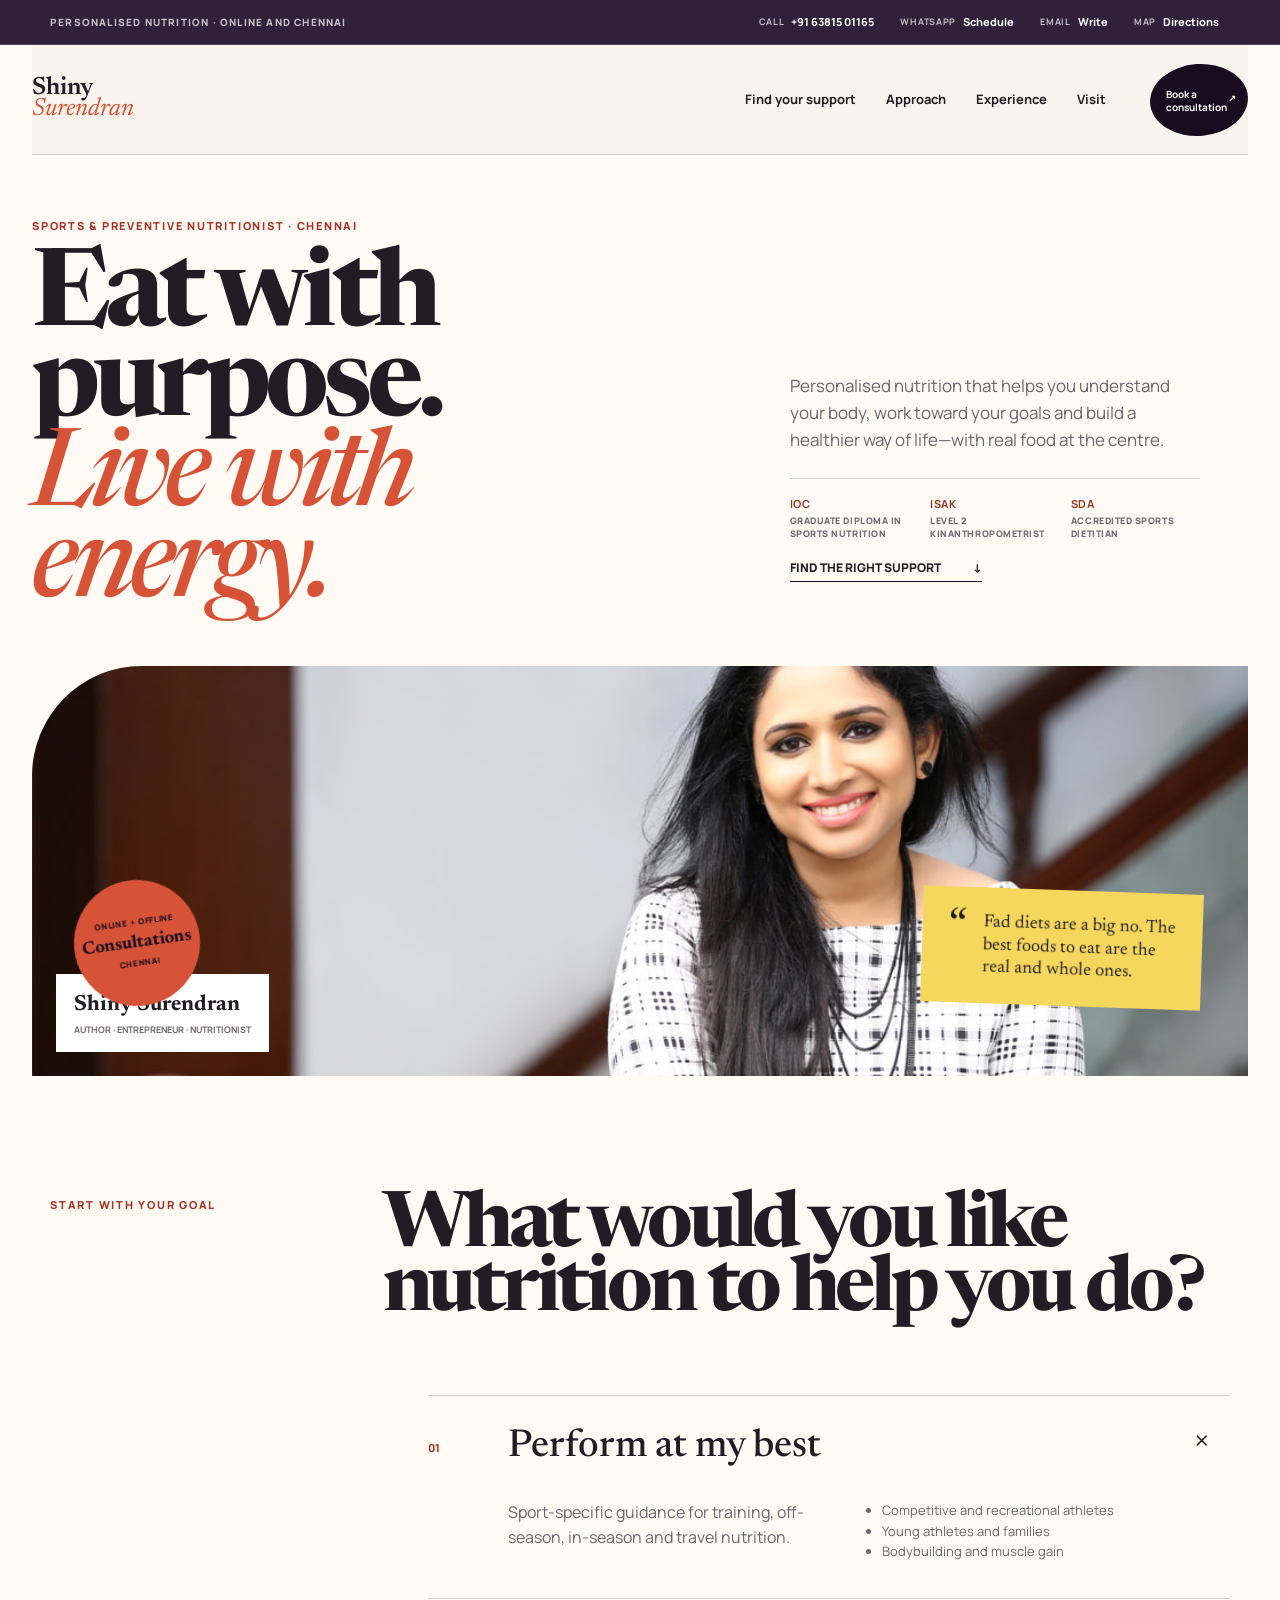
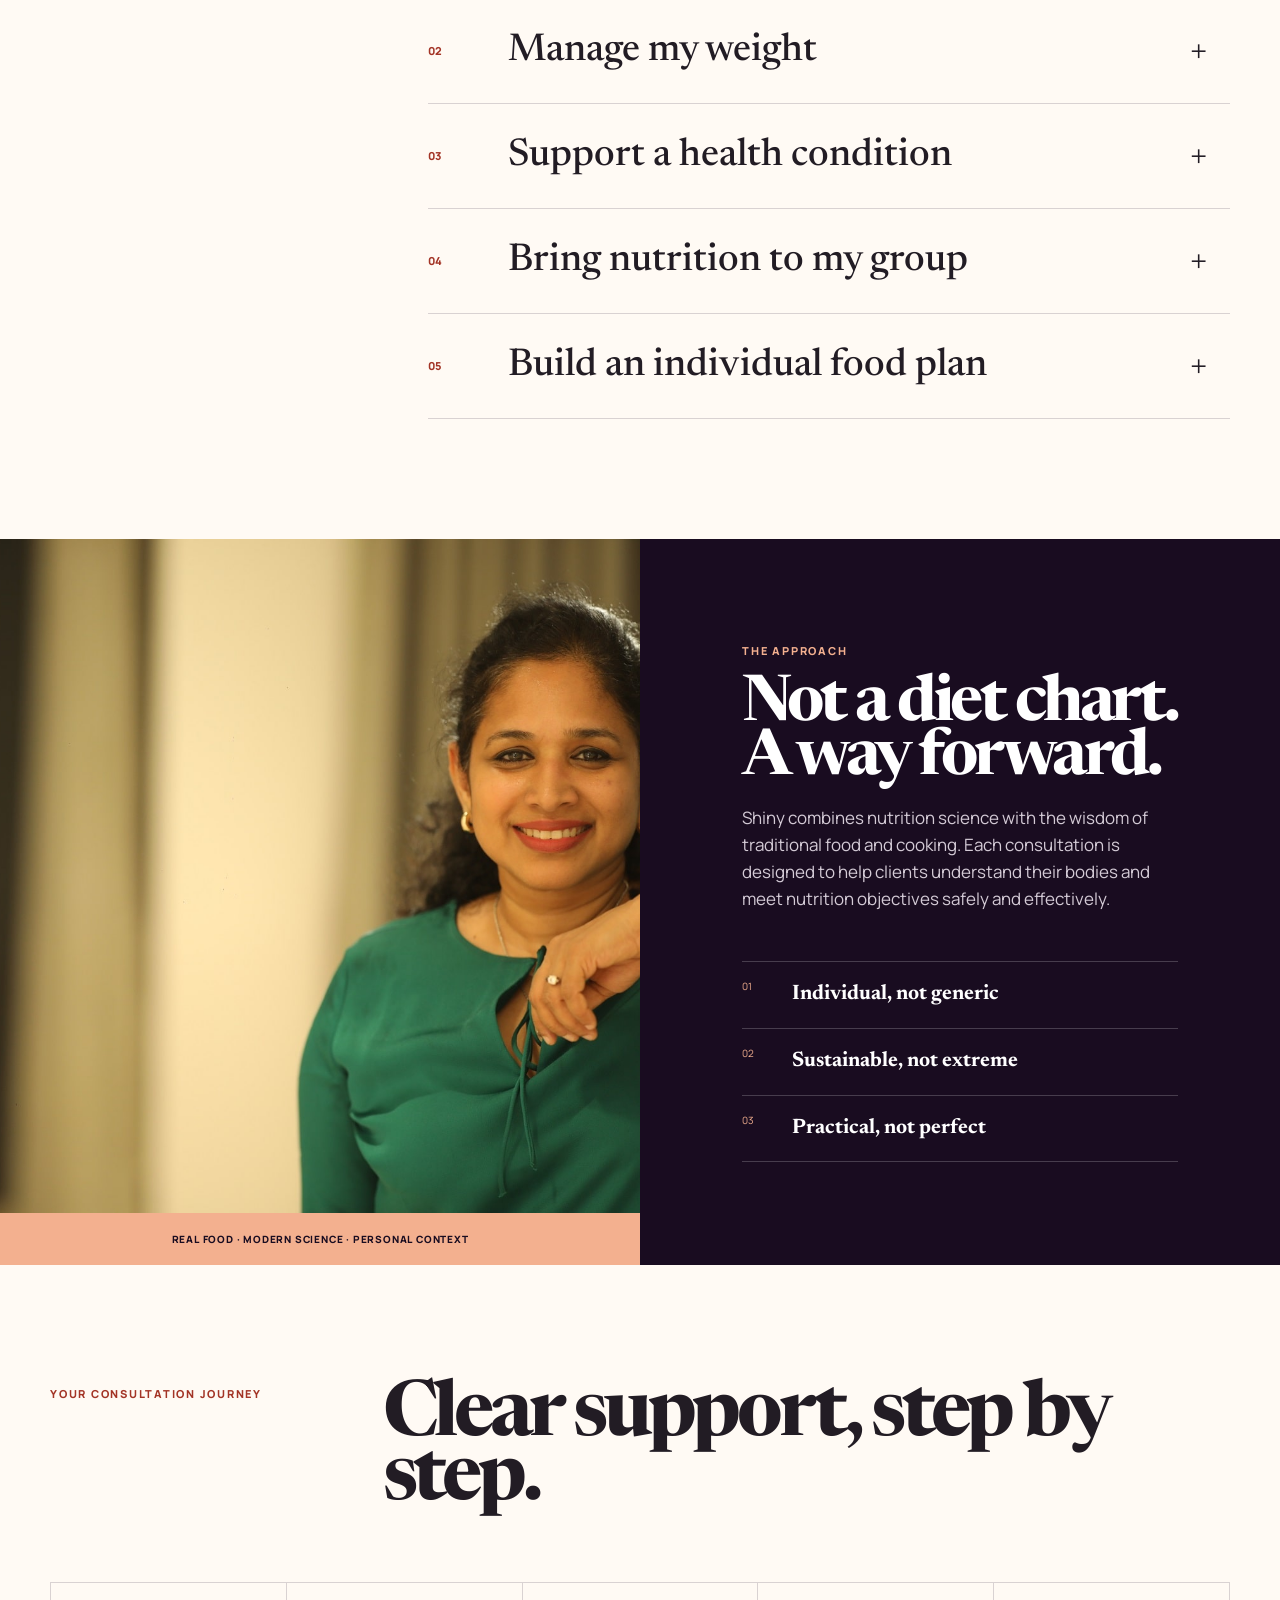
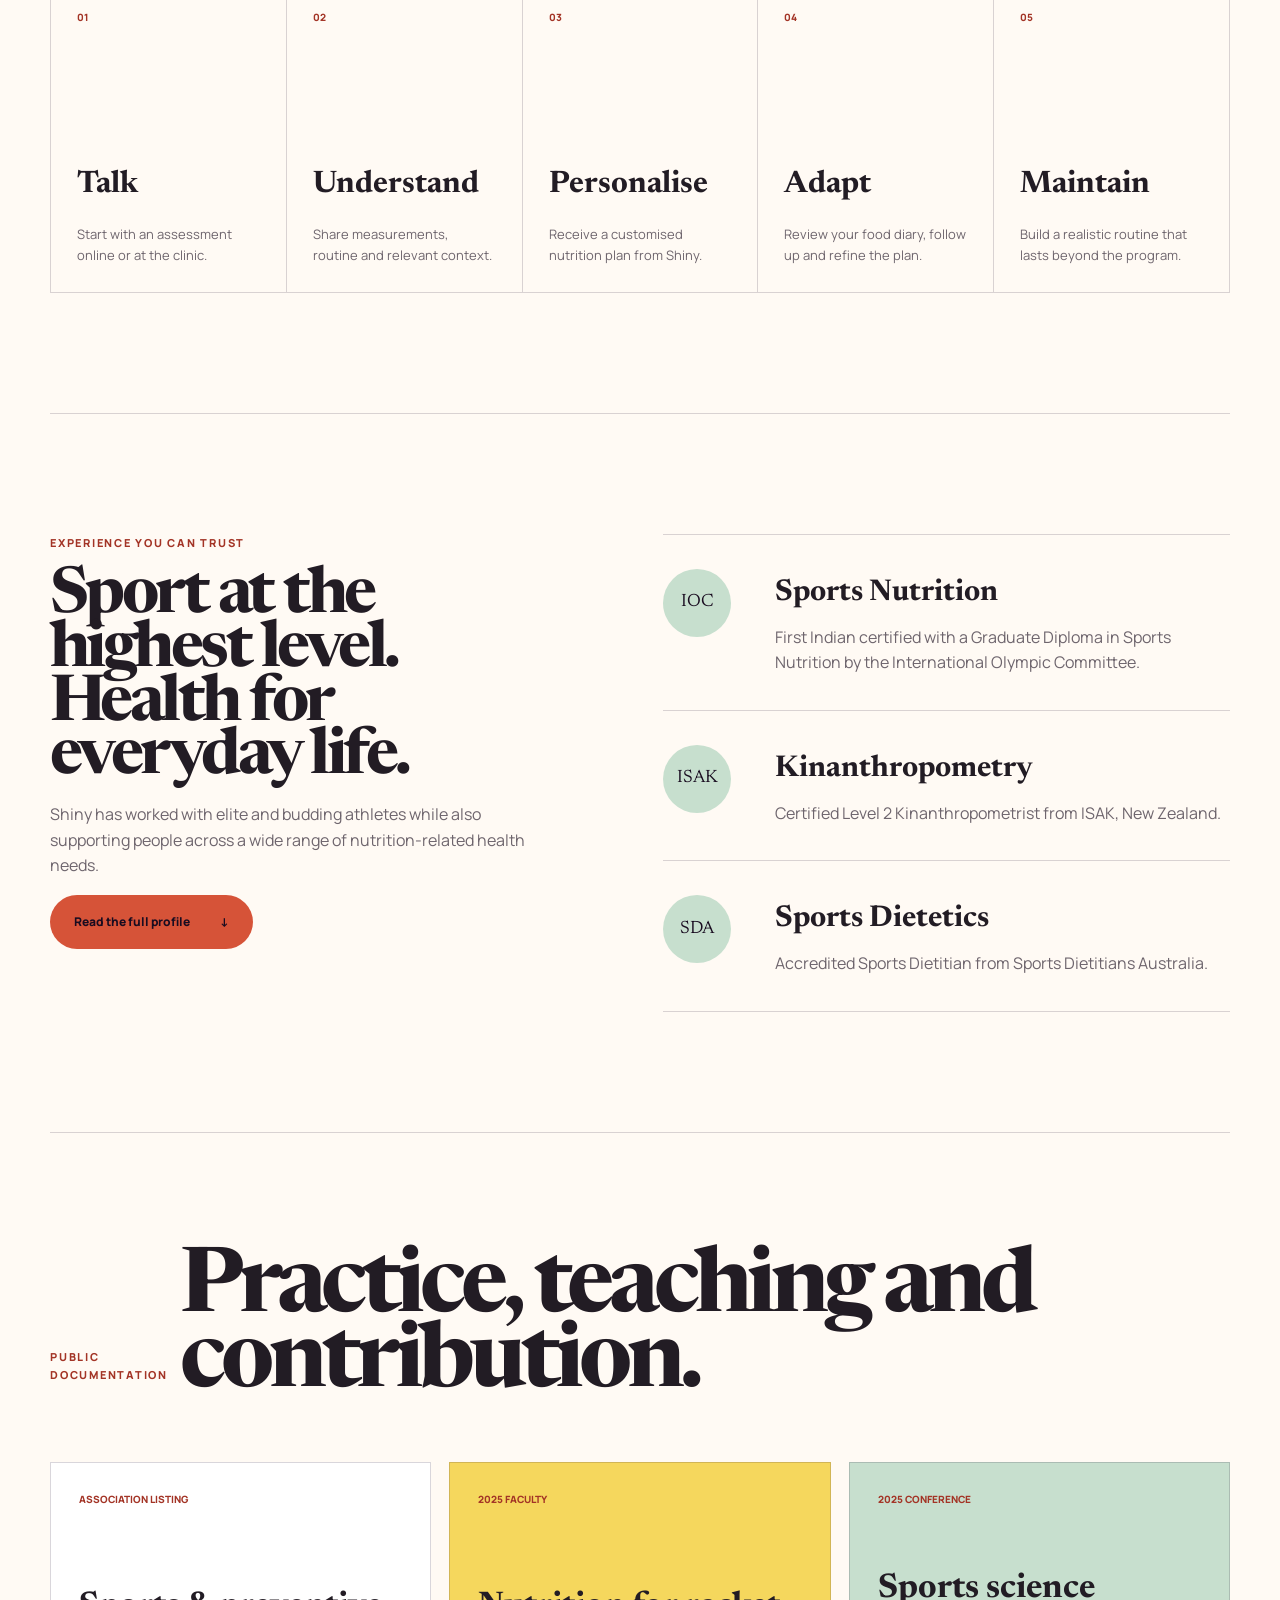
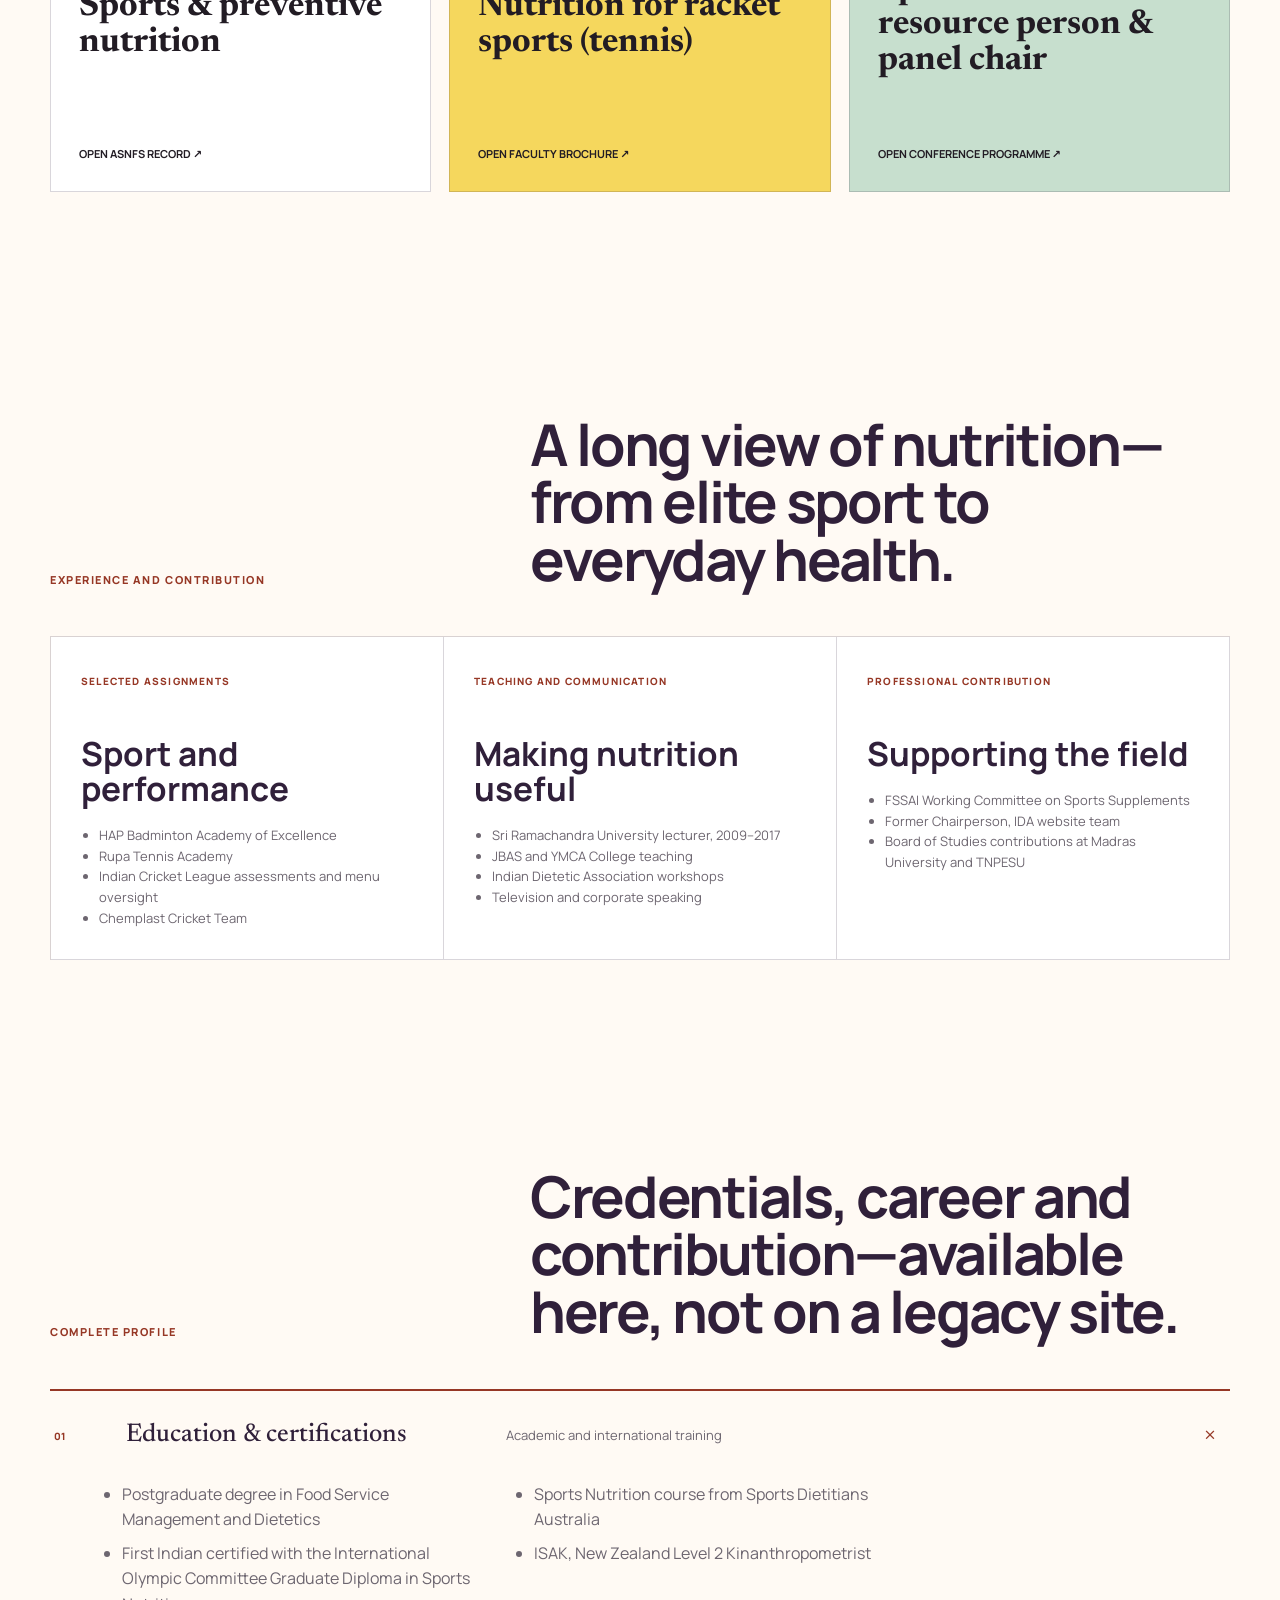
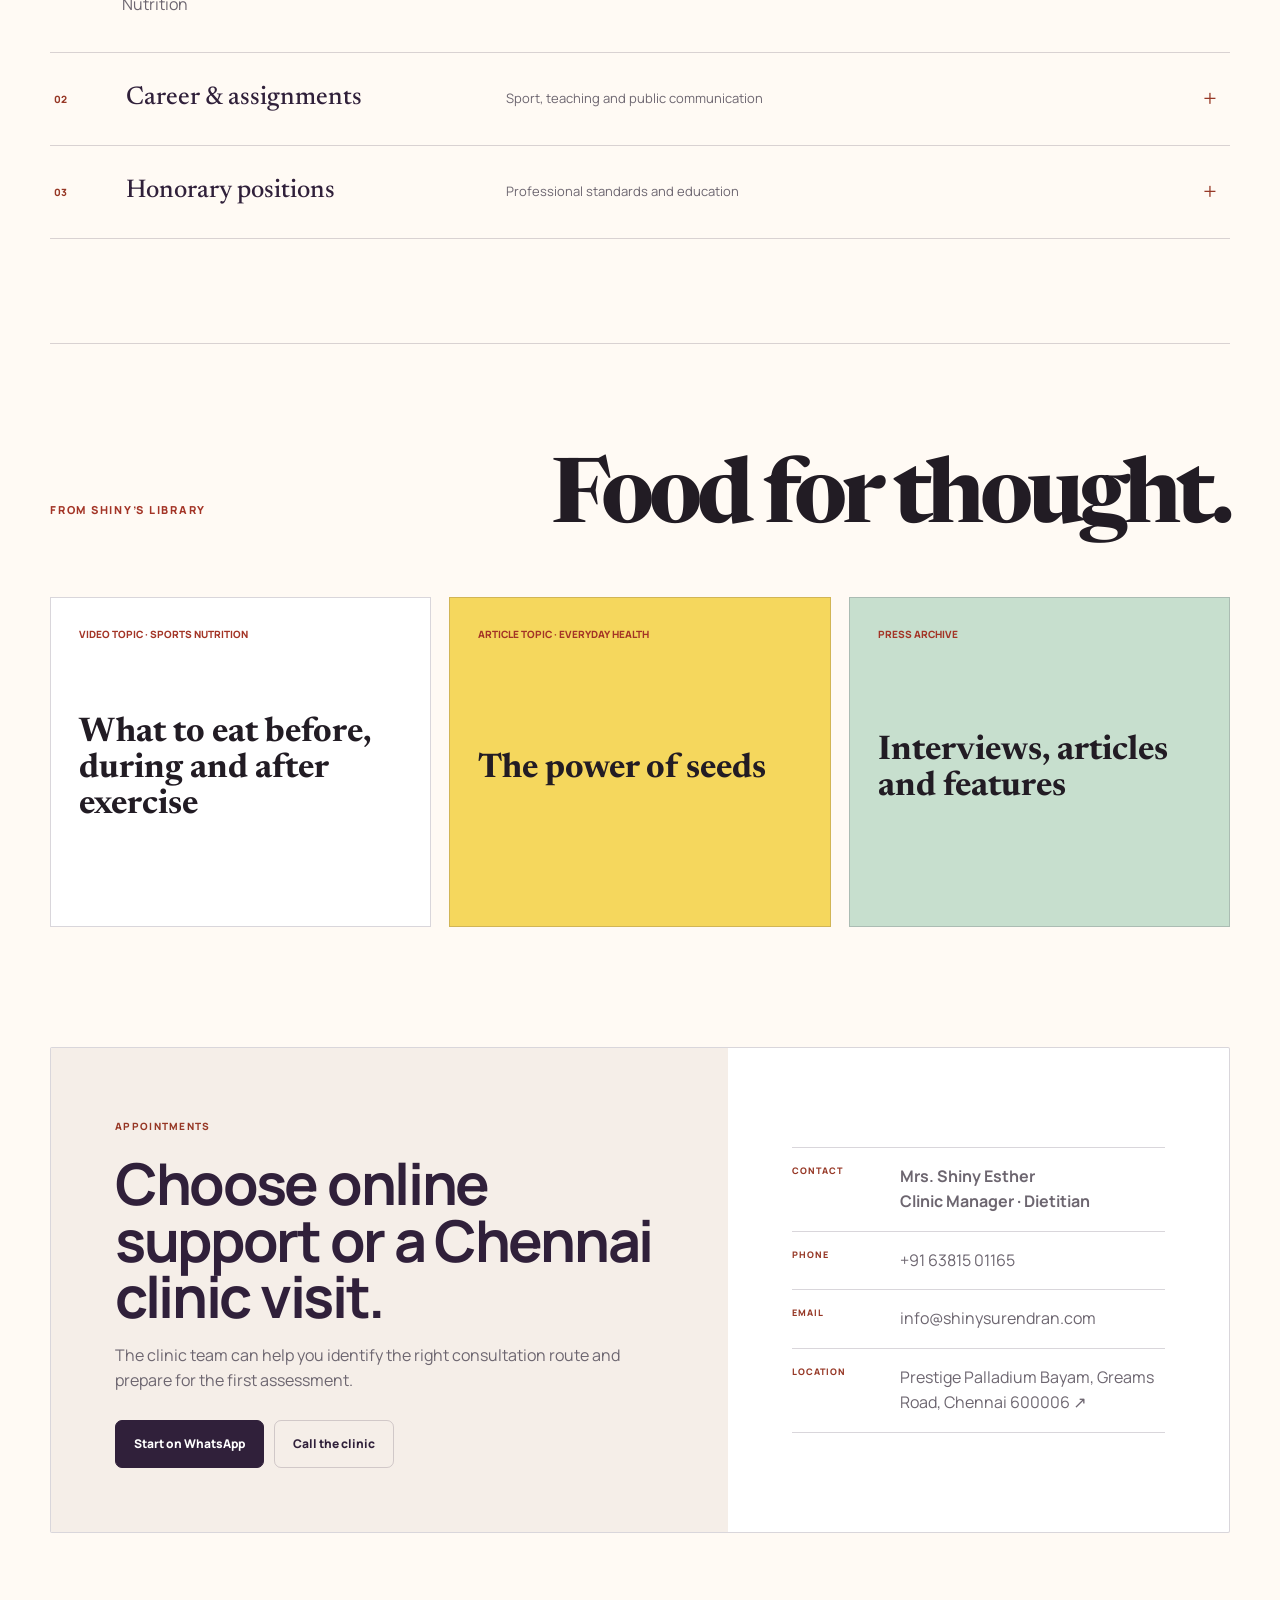
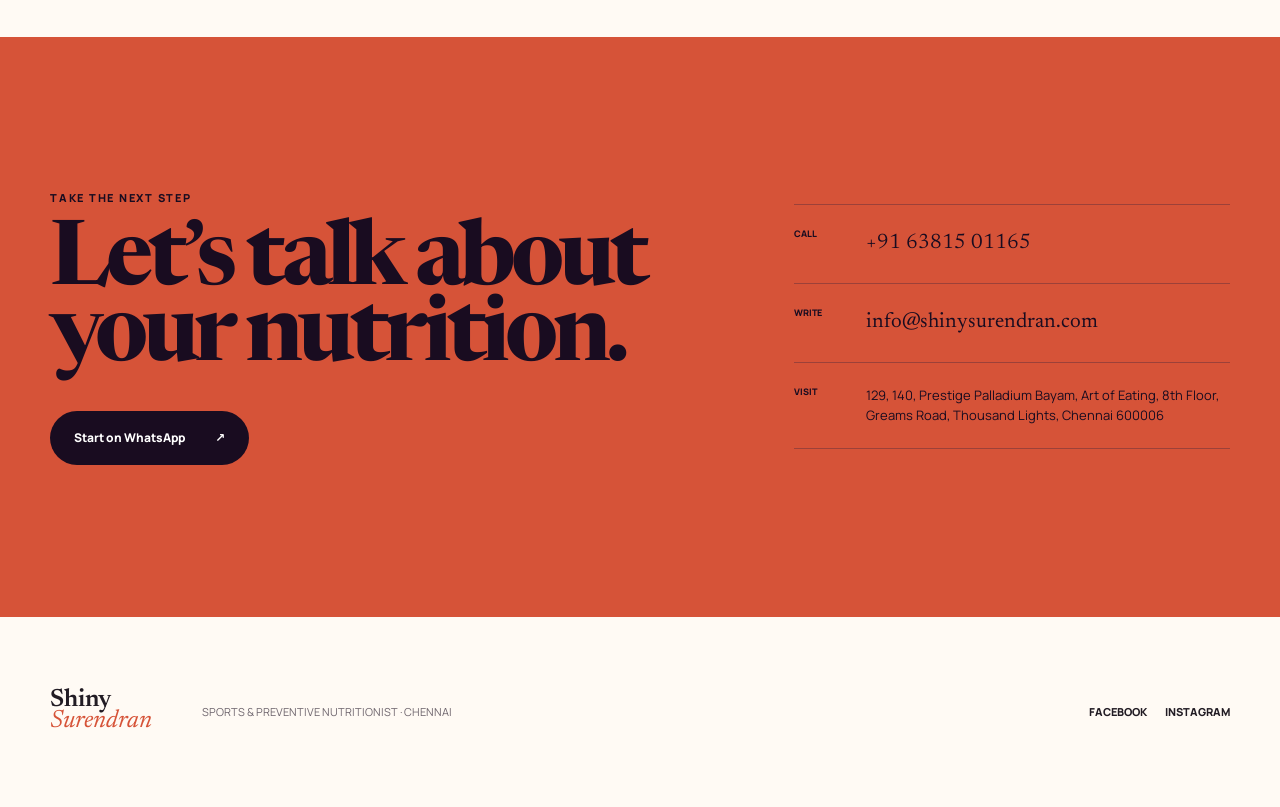
<file: concept-06/index.html>
<!doctype html>
<html lang="en">
<head>
  <meta charset="utf-8">
  <meta name="viewport" content="width=device-width, initial-scale=1">
  <meta name="description" content="Personalised sports, weight-management and preventive nutrition consultations with Shiny Surendran in Chennai and online.">
  <meta name="robots" content="noindex, nofollow">
  <title>Shiny Surendran | Service Clarity Concept</title>
  <link rel="preconnect" href="https://fonts.googleapis.com">
  <link rel="preconnect" href="https://fonts.gstatic.com" crossorigin>
  <link href="https://fonts.googleapis.com/css2?family=Manrope:wght@400;500;600;700;800&family=Newsreader:ital,opsz,wght@0,6..72,500;0,6..72,600;1,6..72,500&display=swap" rel="stylesheet">
  <link rel="stylesheet" href="styles.css">
  <link rel="stylesheet" href="../assets/provider-profile.css">
</head>
<body class="provider-concept provider-service">
  <a class="skip-link" href="#main">Skip to content</a>
  <div class="provider-utility" aria-label="Contact options">
    <div class="provider-utility-inner"><span class="provider-utility-label">Personalised nutrition · Online and Chennai</span><div class="provider-utility-links">
      <a href="tel:+916381501165"><b>Call</b><span>+91 63815 01165</span></a>
      <a href="https://wa.me/916381501165?text=Hello%20I%27d%20like%20to%20schedule%20a%20nutrition%20consultation." target="_blank" rel="noreferrer"><b>WhatsApp</b><span>Schedule</span></a>
      <a href="mailto:info@shinysurendran.com"><b>Email</b><span>Write</span></a>
      <a href="https://www.google.com/maps/search/?api=1&amp;query=129%2C%20140%2C%20Prestige%20Palladium%20Bayam%2C%20Greams%20Road%2C%20Thousand%20Lights%2C%20Chennai%20600006" target="_blank" rel="noreferrer"><b>Map</b><span>Directions</span></a>
    </div></div>
  </div>
  <header class="site-header">
    <a class="brand" href="#top"><strong>Shiny</strong><span>Surendran</span></a>
    <nav aria-label="Primary navigation"><a href="#choose">Find your support</a><a href="#approach">Approach</a><a href="#proof">Experience</a><a href="#visit">Visit</a></nav>
    <a class="round-action" href="https://wa.me/916381501165?text=Hello%20I%27d%20like%20to%20schedule%20a%20nutrition%20consultation." target="_blank" rel="noreferrer"><span>Book a<br>consultation</span><b aria-hidden="true">↗</b></a>
  </header>

  <main id="main">
    <section class="hero" id="top">
      <div class="hero-title">
        <p class="overline">Sports & Preventive Nutritionist · Chennai</p>
        <h1>Eat with purpose.<br><em>Live with energy.</em></h1>
      </div>
      <div class="hero-intro">
        <p>Personalised nutrition that helps you understand your body, work toward your goals and build a healthier way of life—with real food at the centre.</p>
        <div class="provider-hero-proof" aria-label="Selected credentials"><span><strong>IOC</strong>Graduate Diploma in Sports Nutrition</span><span><strong>ISAK</strong>Level 2 Kinanthropometrist</span><span><strong>SDA</strong>Accredited Sports Dietitian</span></div>
        <a href="#choose">Find the right support <span aria-hidden="true">↓</span></a>
      </div>
      <figure class="hero-figure">
        <img src="../assets/shiny-portrait-light.jpg" alt="Shiny Surendran smiling in a professional portrait" width="1062" height="720">
        <figcaption><b>Shiny Surendran</b><span>Author · Entrepreneur · Nutritionist</span></figcaption>
      </figure>
      <aside class="hero-note"><span>“</span><p>Fad diets are a big no. The best foods to eat are the real and whole ones.</p></aside>
      <div class="hero-stamp" aria-label="Online and offline consultations available"><span>Online + offline</span><strong>Consultations</strong><i>Chennai</i></div>
    </section>

    <section class="choose section" id="choose">
      <div class="section-title">
        <p class="overline">Start with your goal</p>
        <h2>What would you like nutrition to help you do?</h2>
      </div>
      <div class="choice-list">
        <details open>
          <summary><span>01</span><strong>Perform at my best</strong><i aria-hidden="true">+</i></summary>
          <div class="choice-content"><p>Sport-specific guidance for training, off-season, in-season and travel nutrition.</p><ul><li>Competitive and recreational athletes</li><li>Young athletes and families</li><li>Bodybuilding and muscle gain</li></ul></div>
        </details>
        <details>
          <summary><span>02</span><strong>Manage my weight</strong><i aria-hidden="true">+</i></summary>
          <div class="choice-content"><p>Practical, individual support for weight loss, healthy weight gain and body-composition goals.</p><ul><li>Real-food plans</li><li>Routine-aware guidance</li><li>Ongoing reviews</li></ul></div>
        </details>
        <details>
          <summary><span>03</span><strong>Support a health condition</strong><i aria-hidden="true">+</i></summary>
          <div class="choice-content"><p>Nutrition support across metabolic, digestive, hormonal and cardiovascular health needs.</p><ul><li>Anemia and bariatric nutrition</li><li>Diabetes, cholesterol and hypertension</li><li>PCOS, thyroid and pregnancy nutrition</li><li>GERD, IBS and food intolerance</li><li>Fatty liver and metabolic nutrition</li><li>Healthy skin and hair</li></ul></div>
        </details>
        <details>
          <summary><span>04</span><strong>Bring nutrition to my group</strong><i aria-hidden="true">+</i></summary>
          <div class="choice-content"><p>Seminars, webinars, conferences and workshops for institutions, sports academies, companies and communities.</p></div>
        </details>
        <details>
          <summary><span>05</span><strong>Build an individual food plan</strong><i aria-hidden="true">+</i></summary>
          <div class="choice-content"><p>Personal guidance beyond a single category.</p><ul><li>Gene-based nutrition</li><li>Healthy meal plans</li><li>Online or offline consultation</li></ul></div>
        </details>
      </div>
    </section>

    <section class="approach" id="approach">
      <div class="approach-visual">
        <img src="../assets/shiny-portrait-green.jpg" alt="Shiny Surendran in a green top" width="1720" height="1146">
        <span>Real food · Modern science · Personal context</span>
      </div>
      <div class="approach-copy">
        <p class="overline">The approach</p>
        <h2>Not a diet chart.<br>A way forward.</h2>
        <p>Shiny combines nutrition science with the wisdom of traditional food and cooking. Each consultation is designed to help clients understand their bodies and meet nutrition objectives safely and effectively.</p>
        <div class="principles">
          <p><span>01</span><b>Individual, not generic</b></p>
          <p><span>02</span><b>Sustainable, not extreme</b></p>
          <p><span>03</span><b>Practical, not perfect</b></p>
        </div>
      </div>
    </section>

    <section class="journey section">
      <div class="section-title compact"><p class="overline">Your consultation journey</p><h2>Clear support, step by step.</h2></div>
      <ol>
        <li><span>01</span><h3>Talk</h3><p>Start with an assessment online or at the clinic.</p></li>
        <li><span>02</span><h3>Understand</h3><p>Share measurements, routine and relevant context.</p></li>
        <li><span>03</span><h3>Personalise</h3><p>Receive a customised nutrition plan from Shiny.</p></li>
        <li><span>04</span><h3>Adapt</h3><p>Review your food diary, follow up and refine the plan.</p></li>
        <li><span>05</span><h3>Maintain</h3><p>Build a realistic routine that lasts beyond the program.</p></li>
      </ol>
    </section>

    <section class="profile section" id="profile">
      <div class="profile-intro">
        <p class="overline">Experience you can trust</p>
        <h2>Sport at the highest level. Health for everyday life.</h2>
        <p>Shiny has worked with elite and budding athletes while also supporting people across a wide range of nutrition-related health needs.</p>
        <a class="button" href="#full-profile">Read the full profile <span aria-hidden="true">↓</span></a>
      </div>
      <div class="credential-stack">
        <article><span>IOC</span><div><h3>Sports Nutrition</h3><p>First Indian certified with a Graduate Diploma in Sports Nutrition by the International Olympic Committee.</p></div></article>
        <article><span>ISAK</span><div><h3>Kinanthropometry</h3><p>Certified Level 2 Kinanthropometrist from ISAK, New Zealand.</p></div></article>
        <article><span>SDA</span><div><h3>Sports Dietetics</h3><p>Accredited Sports Dietitian from Sports Dietitians Australia.</p></div></article>
      </div>
    </section>

    <section class="notes section public-record" id="documentation">
      <div class="notes-heading"><p class="overline">Public documentation</p><h2>Practice, teaching and contribution.</h2></div>
      <div class="note-grid">
        <a href="https://asnfs.org/about/" target="_blank" rel="noreferrer"><span>Association listing</span><h3>Sports &amp; preventive nutrition</h3><b>Open ASNFS record ↗</b></a>
        <a href="https://asnfs.org/wp-content/uploads/Batch-6-Faculty-Brochure-2025.pdf" target="_blank" rel="noreferrer"><span>2025 faculty</span><h3>Nutrition for racket sports (tennis)</h3><b>Open faculty brochure ↗</b></a>
        <a href="https://digicampus.sriramachandra.edu.in/uploads/iqac_workshopconducts/2025-07-11011235FINAL%20PROGRAM.pdf" target="_blank" rel="noreferrer"><span>2025 conference</span><h3>Sports science resource person &amp; panel chair</h3><b>Open conference programme ↗</b></a>
      </div>
    </section>

    <section class="provider-section" id="proof">
      <div class="provider-section-heading"><span>Experience and contribution</span><h2>A long view of nutrition—from elite sport to everyday health.</h2></div>
      <div class="provider-proof-grid">
        <article><span>Selected assignments</span><h3>Sport and performance</h3><ul><li>HAP Badminton Academy of Excellence</li><li>Rupa Tennis Academy</li><li>Indian Cricket League assessments and menu oversight</li><li>Chemplast Cricket Team</li></ul></article>
        <article><span>Teaching and communication</span><h3>Making nutrition useful</h3><ul><li>Sri Ramachandra University lecturer, 2009–2017</li><li>JBAS and YMCA College teaching</li><li>Indian Dietetic Association workshops</li><li>Television and corporate speaking</li></ul></article>
        <article><span>Professional contribution</span><h3>Supporting the field</h3><ul><li>FSSAI Working Committee on Sports Supplements</li><li>Former Chairperson, IDA website team</li><li>Board of Studies contributions at Madras University and TNPESU</li></ul></article>
      </div>
    </section>

    <section class="provider-section" id="full-profile">
      <div class="provider-section-heading"><span>Complete profile</span><h2>Credentials, career and contribution—available here, not on a legacy site.</h2></div>
      <div class="provider-disclosures">
        <details open><summary><span>01</span><strong>Education &amp; certifications</strong><small>Academic and international training</small><i aria-hidden="true">+</i></summary><div class="provider-disclosure-body"><ul><li>Postgraduate degree in Food Service Management and Dietetics</li><li>First Indian certified with the International Olympic Committee Graduate Diploma in Sports Nutrition</li><li>Sports Nutrition course from Sports Dietitians Australia</li><li>ISAK, New Zealand Level 2 Kinanthropometrist</li></ul></div></details>
        <details><summary><span>02</span><strong>Career &amp; assignments</strong><small>Sport, teaching and public communication</small><i aria-hidden="true">+</i></summary><div class="provider-disclosure-body"><ul><li>Consultant: HAP Badminton Academy of Excellence and Rupa Tennis Academy</li><li>Sports Nutrition Lecturer, Department of Arthroscopy and Sports Medicine, Sri Ramachandra University (2009–2017)</li><li>Initial nutrition assessments and menu oversight for Indian Cricket League players (2007)</li><li>Consultant and senior trainer, Fitness One (2006)</li><li>Sports nutritionist, Chemplast Cricket Team (2006–2007)</li><li>Sports nutritionist, Fitness Foundation Academy at YMCA College of Physical Education</li><li>Part-time lecturer: JBAS College and YMCA College of Physical Education</li><li>Nutrition Manager, NICHE, Bengaluru</li><li>Sports nutrition workshops at Indian Dietetic Association annual conferences</li><li>Speaker engagements including Hyundai, Mindtree and DHL</li><li>Television appearances including Sun TV, Vijay TV and Vikatan Digital TV</li></ul></div></details>
        <details><summary><span>03</span><strong>Honorary positions</strong><small>Professional standards and education</small><i aria-hidden="true">+</i></summary><div class="provider-disclosure-body"><ul><li>Member, FSSAI Working Committee on Sports Supplements</li><li>Former Chairperson, Indian Dietetic Association website team</li><li>Member, Board of Studies, Madras University (Home Science)</li><li>Board of Studies member, Tamil Nadu Physical Education and Sport University</li></ul></div></details>
      </div>
    </section>

    <section class="notes section" id="library">
      <div class="notes-heading"><p class="overline">From Shiny’s library</p><h2>Food for thought.</h2></div>
      <div class="note-grid">
        <article><span>Video topic · Sports nutrition</span><h3>What to eat before, during and after exercise</h3></article>
        <article><span>Article topic · Everyday health</span><h3>The power of seeds</h3></article>
        <article><span>Press archive</span><h3>Interviews, articles and features</h3></article>
      </div>
    </section>

    <section class="provider-visit" id="visit">
      <div class="provider-visit-copy"><span>Appointments</span><h2>Choose online support or a Chennai clinic visit.</h2><p>The clinic team can help you identify the right consultation route and prepare for the first assessment.</p><div class="provider-visit-actions"><a class="provider-action" href="https://wa.me/916381501165?text=Hello%20I%27d%20like%20to%20schedule%20a%20nutrition%20consultation." target="_blank" rel="noreferrer">Start on WhatsApp</a><a class="provider-action secondary" href="tel:+916381501165">Call the clinic</a></div></div>
      <div class="provider-visit-details"><p><span>Contact</span><strong>Mrs. Shiny Esther<br>Clinic Manager · Dietitian</strong></p><p><span>Phone</span><a href="tel:+916381501165">+91 63815 01165</a></p><p><span>Email</span><a href="mailto:info@shinysurendran.com">info@shinysurendran.com</a></p><p><span>Location</span><a href="https://www.google.com/maps/search/?api=1&amp;query=129%2C%20140%2C%20Prestige%20Palladium%20Bayam%2C%20Greams%20Road%2C%20Thousand%20Lights%2C%20Chennai%20600006" target="_blank" rel="noreferrer">Prestige Palladium Bayam, Greams Road, Chennai 600006 ↗</a></p></div>
    </section>

    <section class="contact" id="contact">
      <div class="contact-main">
        <p class="overline">Take the next step</p>
        <h2>Let’s talk about your nutrition.</h2>
        <a class="button dark" href="https://wa.me/916381501165?text=Hello%20I%27d%20like%20to%20schedule%20a%20nutrition%20consultation." target="_blank" rel="noreferrer">Start on WhatsApp <span aria-hidden="true">↗</span></a>
      </div>
      <div class="contact-details">
        <p><span>Call</span><a href="tel:+916381501165">+91 63815 01165</a></p>
        <p><span>Write</span><a href="mailto:info@shinysurendran.com">info@shinysurendran.com</a></p>
        <p><span>Visit</span>129, 140, Prestige Palladium Bayam, Art of Eating, 8th Floor,<br>Greams Road, Thousand Lights, Chennai 600006</p>
      </div>
    </section>
  </main>

  <footer>
    <a class="brand" href="#top"><strong>Shiny</strong><span>Surendran</span></a>
    <p>Sports & Preventive Nutritionist · Chennai</p>
    <nav aria-label="Social links"><a href="https://www.facebook.com/shiny.surendran" target="_blank" rel="noreferrer">Facebook</a><a href="https://instagram.com/shinysurendran" target="_blank" rel="noreferrer">Instagram</a></nav>
  </footer>
  <div class="provider-mobile-action" aria-label="Mobile appointment actions"><a href="tel:+916381501165">Call</a><a href="https://wa.me/916381501165?text=Hello%20I%27d%20like%20to%20schedule%20a%20nutrition%20consultation." target="_blank" rel="noreferrer">WhatsApp appointment</a></div>
</body>
</html>
</file>
<file: concept-01/styles.css>
:root {
  --cream: #f5f0e6;
  --paper: #fffdf8;
  --ink: #17182b;
  --green: #075e52;
  --green-dark: #064b43;
  --sage: #dce8d8;
  --gold: #c3923e;
  --line: rgba(23, 24, 43, .16);
  --radius: 24px;
  --serif: "Playfair Display", Georgia, serif;
  --sans: "DM Sans", system-ui, sans-serif;
}

* { box-sizing: border-box; }
html { scroll-behavior: smooth; }
body { margin: 0; color: var(--ink); background: var(--cream); font-family: var(--sans); line-height: 1.6; }
img { display: block; max-width: 100%; }
a { color: inherit; text-decoration: none; }
a:focus-visible { outline: 3px solid #f4b93e; outline-offset: 4px; border-radius: 4px; }
.skip-link { position: fixed; top: 8px; left: 8px; padding: 10px 16px; background: white; transform: translateY(-150%); z-index: 100; }
.skip-link:focus { transform: none; }

.site-header { width: min(1280px, calc(100% - 64px)); min-height: 94px; margin: 0 auto; display: flex; align-items: center; gap: 48px; }
.brand { display: inline-flex; flex-direction: column; text-transform: uppercase; line-height: 1; min-width: max-content; }
.brand span { font-family: var(--serif); font-size: 24px; font-weight: 700; text-transform: none; }
.brand small { margin-top: 8px; font-size: 9px; font-weight: 700; letter-spacing: .2em; }
.site-header nav { display: flex; align-items: center; gap: 32px; margin-left: auto; font-size: 14px; font-weight: 600; }
.site-header nav a { padding: 8px 0; border-bottom: 1px solid transparent; }
.site-header nav a:hover { border-color: var(--green); }
.header-cta, .button { display: inline-flex; justify-content: center; align-items: center; gap: 20px; min-height: 52px; padding: 0 24px; border-radius: 999px; font-weight: 700; }
.header-cta { background: var(--green); color: white; font-size: 14px; }

.hero { width: min(1280px, calc(100% - 64px)); min-height: 660px; margin: 24px auto 0; display: grid; grid-template-columns: 1.02fr .98fr; background: var(--paper); border-radius: 32px; overflow: hidden; }
.hero-copy { padding: clamp(50px, 7vw, 96px); padding-right: clamp(40px, 5vw, 72px); display: flex; flex-direction: column; justify-content: center; }
.eyebrow, .section-label { margin: 0 0 24px; color: var(--green); font-size: 12px; font-weight: 700; letter-spacing: .18em; text-transform: uppercase; }
.hero h1, .section h2, .contact h2 { margin: 0; font-family: var(--serif); font-size: clamp(56px, 6.4vw, 92px); line-height: .96; letter-spacing: -.04em; }
.hero h1 em, .section h2 em { color: var(--green); font-weight: 600; }
.lead { max-width: 580px; margin: 32px 0; color: #55535b; font-size: 18px; line-height: 1.7; }
.hero-actions { display: flex; align-items: center; gap: 18px; flex-wrap: wrap; }
.button.primary { background: var(--green); color: white; }
.button.text { padding-inline: 12px; border-bottom: 1px solid var(--ink); border-radius: 0; }
.hero-proof { margin-top: 58px; padding-top: 24px; border-top: 1px solid var(--line); display: grid; grid-template-columns: repeat(3, 1fr); gap: 16px; }
.hero-proof p { display: flex; gap: 10px; margin: 0; align-items: flex-start; }
.hero-proof strong { color: var(--green); font-size: 13px; }
.hero-proof span { color: #66636b; font-size: 10px; line-height: 1.4; text-transform: uppercase; letter-spacing: .05em; }
.portrait-wrap { position: relative; min-height: 660px; background: #ded6ca; }
.portrait-wrap > img { width: 100%; height: 100%; object-fit: cover; object-position: 59% center; }
.credential-card { position: absolute; top: 28px; left: -34px; width: 245px; margin: 0; padding: 22px; border-radius: 18px; background: white; box-shadow: 0 18px 50px rgba(26,25,39,.18); }
.credential-card p { margin: 16px 0 0; font-family: var(--serif); font-size: 17px; line-height: 1.3; }
.credential-icon { display: inline-grid; place-items: center; width: 34px; height: 34px; border-radius: 50%; background: var(--sage); color: var(--green); font-size: 11px; font-weight: 700; }

.trust-rail { margin: 32px 0 0; padding: 18px 24px; display: flex; justify-content: center; align-items: center; gap: 22px; border-block: 1px solid rgba(7,94,82,.2); color: var(--green); font-size: 12px; font-weight: 700; letter-spacing: .06em; text-transform: uppercase; overflow: hidden; white-space: nowrap; }
.trust-rail i { width: 4px; height: 4px; border-radius: 50%; background: var(--gold); }
.section { width: min(1180px, calc(100% - 64px)); margin: 0 auto; padding: 120px 0; }
.section-label { display: flex; align-items: center; gap: 16px; }
.section-label span { display: grid; place-items: center; width: 34px; height: 34px; border: 1px solid currentColor; border-radius: 50%; font-size: 10px; }
.about { display: grid; grid-template-columns: .42fr 1.1fr .8fr; gap: 50px; align-items: start; }
.about h2 { font-size: clamp(48px, 5vw, 74px); }
.about-copy { padding-top: 58px; color: #5b5960; font-size: 17px; }
.inline-link { display: inline-flex; gap: 16px; margin-top: 16px; padding-bottom: 4px; color: var(--green); border-bottom: 1px solid; font-weight: 700; }

.expertise { width: 100%; padding-inline: max(32px, calc((100% - 1180px)/2)); color: white; background: var(--green-dark); }
.section-label.light { color: #bcd6cb; }
.expertise-intro { display: grid; grid-template-columns: 1.5fr .6fr; gap: 80px; align-items: end; }
.expertise-intro h2 { max-width: 820px; font-size: clamp(48px, 5vw, 72px); }
.expertise-intro p { margin: 0 0 8px; color: #bdd0ca; }
.service-grid { margin-top: 64px; display: grid; grid-template-columns: repeat(3, 1fr); border-top: 1px solid rgba(255,255,255,.18); border-left: 1px solid rgba(255,255,255,.18); }
.service-card { min-height: 320px; padding: 34px; border-right: 1px solid rgba(255,255,255,.18); border-bottom: 1px solid rgba(255,255,255,.18); }
.service-card h3 { margin: 58px 0 16px; font-family: var(--serif); font-size: 32px; line-height: 1.05; }
.service-card p { color: #c2d3cd; }
.service-card ul { padding-left: 18px; color: #c2d3cd; font-size: 13px; }
.service-number { color: #c7ddd6; font-size: 12px; }
.service-card.featured { background: #f4efe4; color: var(--ink); }
.service-card.featured p, .service-card.featured ul { color: #56545a; }
.service-card.featured .service-number { color: var(--green); }
.image-card { position: relative; padding: 0; overflow: hidden; }
.image-card img { width: 100%; height: 100%; object-fit: cover; filter: brightness(.7); }
.image-card div { position: absolute; inset: auto 32px 32px; }
.image-card h3 { margin: 8px 0 0; }
.image-card span { font-size: 11px; letter-spacing: .12em; text-transform: uppercase; }

.process { display: grid; grid-template-columns: .5fr .85fr 1fr; gap: 56px; }
.process-heading h2 { font-size: clamp(44px, 4vw, 64px); }
.process-list { margin: 0; padding: 0; list-style: none; border-top: 1px solid var(--line); }
.process-list li { display: grid; grid-template-columns: 52px 1fr; gap: 20px; padding: 24px 0; border-bottom: 1px solid var(--line); }
.process-list li > span { color: var(--green); font-size: 11px; font-weight: 700; }
.process-list h3 { margin: 0 0 6px; font-family: var(--serif); font-size: 24px; }
.process-list p { margin: 0; color: #626066; font-size: 14px; }

.insights { border-top: 1px solid var(--line); }
.insights-heading { display: flex; justify-content: space-between; gap: 60px; align-items: end; }
.insights-heading h2 { font-size: clamp(48px, 5vw, 72px); }
.insights-heading p { max-width: 430px; margin: 0 0 8px; color: #5d5b62; }
.insight-grid { margin-top: 56px; display: grid; grid-template-columns: repeat(3, 1fr); gap: 20px; }
.insight-grid a { min-height: 270px; padding: 28px; display: flex; flex-direction: column; border-radius: var(--radius); background: white; transition: transform .2s ease, box-shadow .2s ease; }
.insight-grid a:hover { transform: translateY(-5px); box-shadow: 0 16px 40px rgba(21,22,40,.1); }
.insight-grid span { color: var(--green); font-size: 11px; font-weight: 700; text-transform: uppercase; letter-spacing: .12em; }
.insight-grid h3 { margin: auto 0 24px; font-family: var(--serif); font-size: 30px; line-height: 1.12; }
.insight-grid b { align-self: flex-end; display: grid; place-items: center; width: 42px; height: 42px; border: 1px solid var(--line); border-radius: 50%; }

.contact { padding: 90px max(32px, calc((100% - 1180px)/2)); display: grid; grid-template-columns: 1.2fr .8fr; gap: 80px; align-items: center; background: var(--green); color: white; }
.contact h2 { max-width: 780px; font-size: clamp(48px, 5vw, 76px); }
.contact .eyebrow { color: #c7ded5; }
.contact-actions { display: flex; flex-direction: column; align-items: flex-start; gap: 12px; }
.button.white { margin-bottom: 18px; background: white; color: var(--green); }
.contact-actions > a:not(.button) { border-bottom: 1px solid rgba(255,255,255,.4); }

footer { width: min(1180px, calc(100% - 64px)); min-height: 220px; margin: 0 auto; display: grid; grid-template-columns: 1fr 1fr auto; gap: 40px; align-items: center; }
footer address { color: #5e5b62; font-size: 14px; font-style: normal; }
.socials { display: flex; gap: 20px; font-size: 13px; font-weight: 700; }

@media (max-width: 1000px) {
  .site-header nav { display: none; }
  .header-cta { margin-left: auto; }
  .hero { grid-template-columns: 1fr; }
  .portrait-wrap { min-height: 540px; order: -1; }
  .credential-card { left: 24px; }
  .about, .process { grid-template-columns: 1fr; }
  .about-copy { padding-top: 0; }
  .expertise-intro { grid-template-columns: 1fr; gap: 24px; }
  .service-grid { grid-template-columns: repeat(2, 1fr); }
  .insights-heading { display: block; }
  .insights-heading p { margin-top: 24px; }
  .contact { grid-template-columns: 1fr; }
}

@media (max-width: 680px) {
  .site-header, .hero, .section, footer { width: calc(100% - 32px); }
  .site-header { min-height: 78px; gap: 12px; }
  .brand span { font-size: 19px; }
  .brand small { font-size: 7px; }
  .header-cta { min-height: 42px; padding: 0 14px; font-size: 12px; }
  .hero { margin-top: 8px; border-radius: 20px; }
  .portrait-wrap { min-height: 390px; }
  .credential-card { width: 205px; top: 18px; left: 18px; padding: 16px; }
  .credential-card p { font-size: 14px; }
  .hero-copy { padding: 42px 24px; }
  .hero h1 { font-size: 52px; }
  .lead { font-size: 16px; }
  .hero-actions { align-items: stretch; }
  .button { width: 100%; }
  .hero-proof { margin-top: 38px; grid-template-columns: 1fr; }
  .trust-rail { justify-content: flex-start; overflow-x: auto; }
  .section { padding: 82px 0; }
  .about { gap: 24px; }
  .about h2, .expertise-intro h2, .process-heading h2, .insights-heading h2, .contact h2 { font-size: 44px; }
  .expertise { width: 100%; padding-inline: 16px; }
  .service-grid { grid-template-columns: 1fr; }
  .service-card { min-height: 280px; }
  .insight-grid { grid-template-columns: 1fr; }
  .insight-grid a { min-height: 230px; }
  .contact { padding: 72px 24px; gap: 40px; }
  footer { padding: 52px 0; grid-template-columns: 1fr; }
}

/* Embedded previews can be much narrower than a phone. Preserve actions without clipping. */
@media (max-width: 240px) {
  .site-header, .hero, .section, footer { width: calc(100% - 16px); }
  .site-header { min-height: 58px; gap: 8px; }
  .brand { min-width: 0; max-width: calc(100% - 46px); }
  .brand span { font-size: 0; white-space: nowrap; }
  .brand span::after { content: "SS"; font-family: var(--serif); font-size: 18px; font-weight: 700; }
  .brand small { display: none; }
  .header-cta { min-height: 36px; padding: 0 7px; font-size: 0; }
  .header-cta::after { content: "Book"; font-size: 9px; }
  .hero { margin-top: 4px; border-radius: 12px; }
  .hero-copy { padding: 28px 16px; }
  .hero h1, .about h2, .expertise-intro h2, .process-heading h2, .insights-heading h2, .contact h2 { font-size: 34px; }
  .eyebrow, .lead, .hero-proof, .trust-rail { font-size: 10px; }
  .lead { margin: 18px 0; }
  .button { min-height: 40px; padding: 0 9px; gap: 7px; font-size: 10px; }
  .hero-proof { margin-top: 22px; padding-top: 16px; }
  .portrait-wrap { min-height: 250px; }
  .credential-card { width: calc(100% - 24px); top: 12px; left: 12px; padding: 12px; }
  .credential-card p { font-size: 11px; }
  .trust-rail { margin-top: 16px; padding: 12px 8px; }
  .trust-rail { justify-content: flex-start; flex-wrap: wrap; gap: 6px; overflow: visible; white-space: normal; }
  .public-record .section-label { gap: 8px; font-size: 8px; letter-spacing: .08em; }
  .public-record .section-label span { flex: 0 0 26px; width: 26px; height: 26px; font-size: 8px; }
  .section { padding: 56px 0; }
  .service-card, .insight-grid a { min-height: 190px; padding: 16px; }
  .process-list li { grid-template-columns: 28px minmax(0, 1fr); gap: 8px; }
  .contact { padding: 52px 16px; }
  footer { padding: 38px 0; }
  h1, h2, h3, p, a, strong, span, small { overflow-wrap: anywhere; }
}

@media (prefers-reduced-motion: reduce) {
  html { scroll-behavior: auto; }
  *, *::before, *::after { transition-duration: .01ms !important; }
}
</file>
<file: concept-02/styles.css>
:root {
  --night: #07101f;
  --night-2: #101a2e;
  --blue: #2454d8;
  --lime: #d2ff68;
  --ice: #eff5ff;
  --white: #fff;
  --muted: #9da8b9;
  --line: rgba(255,255,255,.16);
  --font: "Archivo", system-ui, sans-serif;
  --display: "Archivo Black", "Arial Black", sans-serif;
}
* { box-sizing: border-box; }
html { scroll-behavior: smooth; }
body { margin: 0; color: white; background: var(--night); font-family: var(--font); line-height: 1.55; }
img { display: block; max-width: 100%; }
a { color: inherit; text-decoration: none; }
a:focus-visible { outline: 3px solid var(--lime); outline-offset: 4px; }
.skip-link { position: fixed; top: 8px; left: 8px; padding: 10px 16px; color: var(--night); background: var(--lime); transform: translateY(-150%); z-index: 100; }
.skip-link:focus { transform: none; }

.site-header { height: 82px; padding: 0 max(30px, calc((100vw - 1320px)/2)); display: flex; align-items: center; gap: 18px; color: var(--night); background: white; }
.monogram { width: 46px; height: 46px; display: grid; place-items: center; background: var(--night); color: white; font-family: var(--display); font-size: 17px; letter-spacing: -.08em; }
.wordmark { display: flex; flex-direction: column; line-height: 1.1; }
.wordmark strong { font-size: 14px; }
.wordmark span { margin-top: 5px; color: #667080; font-size: 8px; font-weight: 700; letter-spacing: .13em; text-transform: uppercase; }
.site-header nav { margin-left: auto; display: flex; gap: 30px; font-size: 13px; font-weight: 700; }
.top-action { margin-left: 20px; min-height: 44px; padding: 0 20px; display: inline-flex; align-items: center; gap: 18px; background: var(--blue); color: white; font-size: 12px; font-weight: 700; }

.hero { position: relative; min-height: calc(100vh - 82px); max-height: 900px; overflow: hidden; background: #172033; }
.hero-image { position: absolute; inset: 0; width: 100%; height: 100%; object-fit: cover; object-position: 65% center; }
.hero-shade { position: absolute; inset: 0; background: linear-gradient(90deg, rgba(3,9,19,.98) 0%, rgba(3,9,19,.82) 38%, rgba(3,9,19,.08) 76%), linear-gradient(0deg, rgba(3,9,19,.6), transparent 50%); }
.hero-content { position: relative; z-index: 1; width: min(1320px, calc(100% - 60px)); margin: 0 auto; padding-top: clamp(80px, 12vh, 140px); }
.signal { display: flex; align-items: center; gap: 12px; margin: 0 0 26px; font-size: 11px; font-weight: 700; letter-spacing: .14em; text-transform: uppercase; }
.signal span { width: 9px; height: 9px; border-radius: 50%; background: var(--lime); box-shadow: 0 0 0 5px rgba(210,255,104,.14); }
.hero h1, .section h2, .method h2, .cta h2 { margin: 0; font-family: var(--display); font-size: clamp(68px, 9vw, 138px); line-height: .84; letter-spacing: -.065em; text-transform: uppercase; }
.hero h1 em { color: var(--lime); font-style: normal; }
.hero-content > p:not(.signal) { max-width: 580px; margin: 32px 0; color: #d2d7df; font-size: 18px; }
.hero-actions { display: flex; align-items: center; gap: 28px; flex-wrap: wrap; }
.button { min-height: 56px; padding: 0 24px; display: inline-flex; justify-content: center; align-items: center; gap: 36px; border: 1px solid transparent; font-size: 12px; font-weight: 800; text-transform: uppercase; letter-spacing: .05em; }
.button.lime { color: var(--night); background: var(--lime); }
.play-link { display: inline-flex; gap: 12px; align-items: center; font-size: 11px; font-weight: 700; text-transform: uppercase; }
.play-link i { width: 48px; height: 48px; display: grid; place-items: center; border: 1px solid rgba(255,255,255,.35); border-radius: 50%; font-size: 10px; font-style: normal; }
.hero-stat { position: absolute; z-index: 2; right: max(30px, calc((100vw - 1320px)/2)); bottom: 48px; padding: 18px 22px; display: flex; gap: 16px; align-items: center; background: white; color: var(--night); }
.hero-stat b { color: var(--blue); font-family: var(--display); font-size: 30px; }
.hero-stat span { font-size: 10px; font-weight: 700; text-transform: uppercase; }
.scroll { position: absolute; left: max(30px, calc((100vw - 1320px)/2)); bottom: 42px; z-index: 2; display: flex; gap: 20px; align-items: center; color: var(--muted); font-size: 10px; font-weight: 700; text-transform: uppercase; }
.scroll i { color: var(--lime); font-style: normal; }

.proof-strip { padding: 34px max(30px, calc((100vw - 1320px)/2)); display: grid; grid-template-columns: repeat(4, 1fr); background: var(--blue); }
.proof-strip p { margin: 0; padding: 0 28px; display: flex; gap: 16px; align-items: flex-start; border-right: 1px solid rgba(255,255,255,.24); }
.proof-strip p:first-child { padding-left: 0; }
.proof-strip p:last-child { border: 0; }
.proof-strip strong { color: var(--lime); font-family: var(--display); font-size: 17px; text-transform: uppercase; }
.proof-strip span { color: #d7e0ff; font-size: 9px; line-height: 1.4; text-transform: uppercase; }

.section { width: min(1320px, calc(100% - 60px)); margin: 0 auto; padding: 120px 0; }
.kicker { display: flex; justify-content: space-between; color: #6f92ff; font-size: 11px; font-weight: 800; text-transform: uppercase; letter-spacing: .13em; }
.kicker span { color: #9da8b9; }
.program-heading { margin-top: 34px; display: grid; grid-template-columns: 1.4fr .5fr; gap: 80px; align-items: end; }
.section h2 { font-size: clamp(56px, 7vw, 104px); }
.program-heading h2 span, .profile-copy h2 span { color: var(--blue); }
.program-heading p { margin: 0 0 12px; color: var(--muted); }
.program-track { margin-top: 68px; display: grid; grid-template-columns: 1fr 1fr 1fr; gap: 12px; }
.program-card { position: relative; min-height: 510px; padding: 32px; overflow: hidden; display: flex; flex-direction: column; }
.program-card .index { font-size: 10px; font-weight: 700; letter-spacing: .12em; text-transform: uppercase; }
.program-card h3 { margin: auto 0 18px; font-family: var(--display); font-size: clamp(48px, 4vw, 68px); line-height: .9; text-transform: uppercase; letter-spacing: -.05em; }
.program-card p { max-width: 360px; }
.program-card ul { padding-left: 18px; font-size: 12px; font-weight: 600; }
.card-blue { background: var(--blue); }
.card-blue .line-icon { margin: 48px auto 0; width: 132px; height: 132px; display: grid; place-items: center; border: 1px solid rgba(255,255,255,.4); border-radius: 50%; font-size: 64px; font-weight: 200; }
.card-photo { padding: 0; }
.card-photo img { position: absolute; inset: 0; width: 100%; height: 100%; object-fit: cover; filter: brightness(.55) saturate(.85); }
.card-photo .index { position: relative; padding: 32px; }
.card-photo .card-copy { position: relative; margin-top: auto; padding: 32px; }
.card-dark { background: var(--night-2); border: 1px solid #26324a; }
.pulse { margin: 44px 0 0 auto; color: var(--lime); font-size: 110px; line-height: 1; }

.method { padding: 110px max(30px, calc((100vw - 1320px)/2)); display: grid; grid-template-columns: .9fr 1.1fr; gap: 110px; background: var(--blue); }
.kicker.light { color: var(--lime); }
.method .kicker span { color: #d9e1ff; }
.method h2 { margin-top: 34px; font-size: clamp(52px, 6vw, 88px); }
.method-intro > p { max-width: 560px; color: #d9e1ff; }
.button.outline { margin-top: 28px; border-color: rgba(255,255,255,.5); }
.steps { margin: 0; padding: 0; list-style: none; border-top: 1px solid rgba(255,255,255,.28); }
.steps li { padding: 26px 0; display: grid; grid-template-columns: 70px 1fr; gap: 18px; border-bottom: 1px solid rgba(255,255,255,.28); }
.steps b { color: var(--lime); font-size: 11px; }
.steps span { font-family: var(--display); font-size: 31px; text-transform: uppercase; }
.steps p { margin: 6px 0 0; color: #d9e1ff; font-size: 13px; }

.profile { display: grid; grid-template-columns: 1.05fr .95fr; gap: 90px; align-items: center; }
.profile-photo { position: relative; min-height: 660px; }
.profile-photo img { width: 100%; height: 660px; object-fit: cover; object-position: 62% center; }
.profile-photo span { position: absolute; inset: auto 0 0; padding: 18px 24px; color: var(--night); background: var(--lime); font-size: 10px; font-weight: 800; letter-spacing: .08em; text-transform: uppercase; }
.profile-copy h2 { margin-top: 34px; font-size: clamp(54px, 5.5vw, 86px); }
.profile-copy .large { color: #bac2d0; font-size: 17px; }
blockquote { margin: 32px 0; padding: 24px 0 24px 28px; border-left: 4px solid var(--lime); font-size: 19px; font-weight: 700; }
.text-link { display: inline-flex; gap: 28px; padding-bottom: 6px; border-bottom: 1px solid var(--lime); color: var(--lime); font-size: 12px; font-weight: 800; text-transform: uppercase; }

.media { border-top: 1px solid #26324a; }
.media-heading { margin-top: 34px; display: grid; grid-template-columns: 1fr 1fr; align-items: end; }
.media-heading h2 { font-size: clamp(56px, 7vw, 104px); }
.media-heading p { max-width: 340px; margin: 0 0 12px auto; color: var(--muted); }
.public-record .media-heading h2 { overflow-wrap: anywhere; }
.media-list { margin-top: 64px; border-top: 1px solid #26324a; }
.media-list a { min-height: 116px; padding: 20px 0; display: grid; grid-template-columns: .25fr 1fr 40px; gap: 30px; align-items: center; border-bottom: 1px solid #26324a; }
.media-list a:hover strong { color: var(--lime); }
.media-list span { color: #6f92ff; font-size: 10px; font-weight: 800; text-transform: uppercase; }
.media-list strong { font-family: var(--display); font-size: clamp(22px, 3vw, 38px); line-height: 1; text-transform: uppercase; transition: color .2s ease; }
.media-list i { font-size: 24px; font-style: normal; }

.cta { min-height: 650px; padding: 110px max(30px, calc((100vw - 1320px)/2)); display: grid; grid-template-columns: 1fr auto; align-content: center; align-items: end; gap: 70px; background: var(--ice); color: var(--night); }
.cta .signal { grid-column: 1 / -1; }
.cta h2 { font-size: clamp(72px, 10vw, 150px); }
.cta-actions { display: flex; flex-direction: column; gap: 14px; align-items: flex-start; }
.cta-actions > a:not(.button) { padding-bottom: 3px; border-bottom: 1px solid #8c96a9; font-size: 13px; font-weight: 700; }

footer { min-height: 190px; padding: 0 max(30px, calc((100vw - 1320px)/2)); display: grid; grid-template-columns: auto 1fr auto; align-items: center; gap: 18px; }
footer > div { display: flex; flex-direction: column; }
footer > div span { color: var(--muted); font-size: 10px; text-transform: uppercase; }
footer nav { display: flex; gap: 20px; font-size: 11px; font-weight: 800; text-transform: uppercase; }

@media (max-width: 980px) {
  .site-header nav { display: none; }
  .top-action { margin-left: auto; }
  .proof-strip { grid-template-columns: repeat(2, 1fr); gap: 30px 0; }
  .program-heading, .method, .profile, .media-heading { grid-template-columns: 1fr; }
  .program-heading { gap: 24px; }
  .program-track { overflow-x: auto; grid-template-columns: repeat(3, minmax(320px, 1fr)); }
  .method { gap: 70px; }
  .profile-photo { order: 2; }
  .cta { grid-template-columns: 1fr; }
}

@media (max-width: 660px) {
  .site-header { height: 72px; padding-inline: 16px; }
  .wordmark { display: none; }
  .top-action { padding: 0 13px; }
  .hero { min-height: 760px; }
  .hero-image { object-position: 67% center; }
  .hero-shade { background: linear-gradient(90deg, rgba(3,9,19,.95) 0%, rgba(3,9,19,.72) 67%, rgba(3,9,19,.28)), linear-gradient(0deg, rgba(3,9,19,.9), transparent 50%); }
  .hero-content { width: calc(100% - 32px); padding-top: 90px; }
  .hero h1 { font-size: 62px; }
  .hero-content > p:not(.signal) { font-size: 16px; }
  .hero-actions { align-items: stretch; }
  .button { width: 100%; }
  .play-link { width: 100%; }
  .hero-stat { right: 16px; bottom: 28px; }
  .scroll { display: none; }
  .proof-strip { padding: 30px 16px; grid-template-columns: 1fr; }
  .proof-strip p { padding: 0 0 18px; border-right: 0; border-bottom: 1px solid rgba(255,255,255,.24); }
  .section { width: calc(100% - 32px); padding: 84px 0; }
  .program-heading { min-width: 0; }
  .program-heading h2 { max-width: 100%; font-size: 44px; overflow-wrap: anywhere; }
  .profile-copy h2, .media-heading h2 { font-size: 52px; }
  .program-track { margin-right: -16px; }
  .program-card { min-height: 460px; }
  .method { padding: 84px 16px; }
  .method h2 { font-size: 50px; }
  .profile { gap: 54px; }
  .profile-photo, .profile-photo img { min-height: 480px; height: 480px; }
  .media-list a { grid-template-columns: 1fr 30px; gap: 12px; }
  .media-list span { grid-column: 1 / -1; }
  .cta { min-height: 560px; padding: 80px 16px; }
  .cta h2 { font-size: 70px; }
  footer { padding: 54px 16px; grid-template-columns: auto 1fr; }
  footer nav { grid-column: 1 / -1; }
}

/* Embedded previews can be much narrower than a phone. Preserve actions without clipping. */
@media (max-width: 240px) {
  .site-header { height: 56px; padding-inline: 8px; gap: 8px; }
  .monogram { width: 34px; height: 34px; flex: 0 0 34px; font-size: 12px; }
  .top-action { min-height: 34px; padding: 0 7px; font-size: 0; }
  .top-action::after { content: "Book"; font-size: 9px; }
  .hero { min-height: 600px; }
  .hero-content { width: calc(100% - 16px); padding-top: 56px; }
  .signal { gap: 7px; font-size: 8px; }
  .hero h1, .program-heading h2, .profile-copy h2, .media-heading h2, .method h2, .cta h2 { font-size: 34px; }
  .hero-content > p:not(.signal) { font-size: 12px; }
  .hero-actions { gap: 10px; }
  .button { min-height: 40px; padding: 0 9px; gap: 7px; font-size: 9px; }
  .play-link { gap: 8px; font-size: 9px; }
  .play-link i { width: 26px; height: 26px; }
  .hero-stat { right: 8px; bottom: 16px; max-width: calc(100% - 16px); padding: 10px; gap: 8px; font-size: 9px; }
  .hero-stat strong { font-size: 24px; }
  .proof-strip, .method, .cta, footer { padding-inline: 8px; }
  .proof-strip { padding-block: 24px; }
  .section { width: calc(100% - 16px); padding: 56px 0; }
  .public-record .kicker { justify-content: flex-start; gap: 5px; font-size: 8px; letter-spacing: .06em; }
  .public-record .kicker span { flex: 0 0 auto; font-size: 7px; }
  .program-track { margin-right: 0; grid-template-columns: 1fr; overflow: visible; }
  .program-card { min-height: 260px; padding: 16px; }
  .card-blue .line-icon { width: 96px; height: 96px; margin-top: 28px; font-size: 44px; }
  .method { padding-block: 56px; }
  .profile-photo, .profile-photo img { min-height: 260px; height: 260px; }
  .media-list a { grid-template-columns: minmax(0, 1fr) 20px; gap: 6px; }
  .media-list strong { font-size: 18px; }
  .cta { min-height: 400px; padding-block: 56px; }
  footer { padding-block: 38px; grid-template-columns: 1fr; }
  footer nav { gap: 10px; }
  h1, h2, h3, p, a, strong, span, small { overflow-wrap: anywhere; }
}

@media (prefers-reduced-motion: reduce) { html { scroll-behavior: auto; } }
</file>
<file: concept-03/styles.css>
:root {
  --paper: #fffaf4;
  --white: #fff;
  --plum: #30203a;
  --plum-2: #432c50;
  --coral: #e96548;
  --coral-text: #a33426;
  --peach: #f3b08f;
  --yellow: #f5d75d;
  --mint: #c7dfce;
  --ink: #221c24;
  --muted: #6e656d;
  --line: rgba(48,32,58,.18);
  --serif: "Newsreader", Georgia, serif;
  --sans: "Manrope", system-ui, sans-serif;
}
* { box-sizing: border-box; }
html { scroll-behavior: smooth; }
body { margin: 0; color: var(--ink); background: var(--paper); font-family: var(--sans); line-height: 1.6; }
img { display: block; max-width: 100%; }
a { color: inherit; text-decoration: none; }
a:focus-visible, summary:focus-visible { outline: 3px solid var(--coral); outline-offset: 4px; border-radius: 4px; }
.skip-link { position: fixed; top: 8px; left: 8px; padding: 10px 16px; background: white; transform: translateY(-150%); z-index: 100; }
.skip-link:focus { transform: none; }

.site-header { width: min(1280px, calc(100% - 64px)); min-height: 110px; margin: 0 auto; display: flex; align-items: center; gap: 44px; }
.brand { display: flex; flex-direction: column; font-family: var(--serif); font-size: 25px; line-height: .82; }
.brand strong { font-weight: 600; }
.brand span { color: var(--coral); font-style: italic; }
.site-header nav { display: flex; gap: 30px; margin-left: auto; font-size: 13px; font-weight: 700; }
.site-header nav a { padding: 8px 0; }
.round-action { width: 98px; height: 72px; padding: 0 12px 0 16px; display: flex; align-items: center; justify-content: space-between; border-radius: 50%; background: var(--plum); color: white; font-size: 10px; font-weight: 700; line-height: 1.25; transform: rotate(-4deg); }
.round-action span, .round-action b { transform: rotate(4deg); }

.hero { position: relative; width: min(1280px, calc(100% - 64px)); min-height: 760px; margin: 8px auto 0; display: grid; grid-template-columns: 1.2fr .8fr; grid-template-rows: auto 1fr; gap: 50px 70px; }
.hero-title { padding-top: 54px; position: relative; z-index: 2; }
.overline { margin: 0 0 20px; color: var(--coral-text); font-size: 11px; font-weight: 800; letter-spacing: .16em; text-transform: uppercase; }
.hero h1, .section h2, .approach h2, .contact h2 { margin: 0; font-family: var(--serif); font-size: clamp(68px, 8.4vw, 118px); line-height: .84; letter-spacing: -.055em; }
.hero h1 em { color: var(--coral); font-weight: 500; }
.hero-intro { align-self: end; max-width: 410px; padding-bottom: 34px; }
.hero-intro p { color: var(--muted); font-size: 17px; }
.hero-intro a { display: inline-flex; gap: 32px; margin-top: 18px; padding-bottom: 4px; border-bottom: 1px solid var(--plum); font-size: 12px; font-weight: 800; text-transform: uppercase; }
.hero-figure { position: relative; grid-column: 1 / -1; height: 410px; margin: 0; overflow: hidden; border-radius: 110px 0 0 0; background: #ddd; }
.hero-figure img { width: 100%; height: 100%; object-fit: cover; object-position: 58% 36%; }
.hero-figure figcaption { position: absolute; inset: auto auto 24px 24px; padding: 14px 18px; display: flex; flex-direction: column; background: white; }
.hero-figure figcaption b { font-family: var(--serif); font-size: 22px; }
.hero-figure figcaption span { color: var(--muted); font-size: 9px; font-weight: 700; text-transform: uppercase; }
.hero-note { position: absolute; z-index: 3; right: 46px; bottom: 70px; width: 280px; padding: 24px 26px; display: flex; gap: 16px; background: var(--yellow); transform: rotate(2deg); }
.hero-note span { font-family: var(--serif); font-size: 46px; line-height: .8; }
.hero-note p { margin: 0; font-family: var(--serif); font-size: 18px; line-height: 1.25; }
.hero-stamp { position: absolute; z-index: 4; left: 42px; bottom: 70px; width: 126px; height: 126px; display: grid; place-content: center; text-align: center; border-radius: 50%; background: var(--coral); color: var(--plum); transform: rotate(-8deg); }
.hero-stamp span, .hero-stamp i { font-size: 8px; font-weight: 800; letter-spacing: .08em; text-transform: uppercase; }
.hero-stamp strong { font-family: var(--serif); font-size: 18px; }
.hero-stamp i { font-style: normal; }

.section { width: min(1180px, calc(100% - 64px)); margin: 0 auto; padding: 120px 0; }
.section-title { display: grid; grid-template-columns: .5fr 1.5fr; gap: 50px; }
.section-title h2 { max-width: 850px; font-size: clamp(54px, 6vw, 84px); }
.choice-list { margin: 70px 0 0 32%; border-top: 1px solid var(--line); }
details { border-bottom: 1px solid var(--line); }
summary { min-height: 104px; display: grid; grid-template-columns: 60px 1fr 40px; gap: 20px; align-items: center; cursor: pointer; list-style: none; }
summary::-webkit-details-marker { display: none; }
summary > span { color: var(--coral-text); font-size: 11px; font-weight: 800; }
summary strong { font-family: var(--serif); font-size: clamp(28px, 3vw, 40px); font-weight: 500; }
summary i { font-style: normal; font-size: 30px; font-weight: 300; transition: transform .2s ease; }
details[open] summary i { transform: rotate(45deg); }
.choice-content { padding: 0 50px 36px 80px; color: var(--muted); display: grid; grid-template-columns: 1fr 1fr; gap: 40px; }
.choice-content p { margin: 0; }
.choice-content ul { margin: 0; padding-left: 18px; font-size: 13px; }

.approach { display: grid; grid-template-columns: 1fr 1fr; min-height: 720px; background: var(--plum); color: white; }
.approach-visual { position: relative; overflow: hidden; }
.approach-visual img { width: 100%; height: 100%; object-fit: cover; object-position: 72% center; }
.approach-visual span { position: absolute; inset: auto 0 0; padding: 18px 24px; background: var(--peach); color: var(--plum); font-size: 10px; font-weight: 800; text-align: center; text-transform: uppercase; letter-spacing: .08em; }
.approach-copy { padding: clamp(70px, 8vw, 120px); display: flex; flex-direction: column; justify-content: center; }
.approach .overline { color: var(--peach); }
.approach h2 { font-size: clamp(54px, 5vw, 80px); }
.approach-copy > p:not(.overline) { max-width: 600px; color: #d4cbd6; font-size: 17px; }
.principles { margin-top: 32px; border-top: 1px solid rgba(255,255,255,.2); }
.principles p { margin: 0; padding: 16px 0; display: grid; grid-template-columns: 50px 1fr; border-bottom: 1px solid rgba(255,255,255,.2); }
.principles span { color: var(--peach); font-size: 10px; }
.principles b { font-family: var(--serif); font-size: 21px; }

.section-title.compact { grid-template-columns: .5fr 1.5fr; }
.journey ol { margin: 68px 0 0; padding: 0; display: grid; grid-template-columns: repeat(5, 1fr); list-style: none; border-top: 1px solid var(--line); border-left: 1px solid var(--line); }
.journey li { min-height: 310px; padding: 26px; display: flex; flex-direction: column; border-right: 1px solid var(--line); border-bottom: 1px solid var(--line); }
.journey li > span { color: var(--coral-text); font-size: 10px; font-weight: 800; }
.journey h3 { margin: auto 0 14px; font-family: var(--serif); font-size: 31px; }
.journey li p { margin: 0; color: var(--muted); font-size: 13px; }

.profile { display: grid; grid-template-columns: .95fr 1.05fr; gap: 100px; align-items: start; border-top: 1px solid var(--line); }
.profile-intro { position: sticky; top: 30px; }
.profile-intro h2 { font-size: clamp(52px, 5vw, 76px); }
.profile-intro > p:not(.overline) { max-width: 520px; color: var(--muted); }
.button { min-height: 54px; padding: 0 24px; display: inline-flex; justify-content: center; align-items: center; gap: 30px; border-radius: 999px; background: var(--coral); color: var(--plum); font-size: 12px; font-weight: 800; }
.credential-stack { border-top: 1px solid var(--line); }
.credential-stack article { padding: 34px 0; display: grid; grid-template-columns: 92px 1fr; gap: 20px; border-bottom: 1px solid var(--line); }
.credential-stack article > span { width: 68px; height: 68px; display: grid; place-items: center; border-radius: 50%; background: var(--mint); color: var(--plum); font-family: var(--serif); font-size: 18px; }
.credential-stack h3 { margin: 0 0 8px; font-family: var(--serif); font-size: 30px; }
.credential-stack p { margin: 0; color: var(--muted); }

.notes { border-top: 1px solid var(--line); }
.notes-heading { display: flex; justify-content: space-between; align-items: end; }
.notes-heading h2 { font-size: clamp(58px, 7vw, 94px); }
.note-grid { margin-top: 58px; display: grid; grid-template-columns: repeat(3, 1fr); gap: 18px; }
.note-grid a { min-height: 330px; padding: 28px; display: flex; flex-direction: column; background: var(--white); border: 1px solid var(--line); transition: transform .2s ease, background .2s ease; }
.note-grid a:nth-child(2) { background: var(--yellow); }
.note-grid a:nth-child(3) { background: var(--mint); }
.note-grid a:hover { transform: rotate(-1deg) translateY(-5px); }
.note-grid span { color: var(--coral-text); font-size: 10px; font-weight: 800; text-transform: uppercase; }
.note-grid h3 { margin: auto 0; font-family: var(--serif); font-size: 34px; line-height: 1.05; }
.note-grid b { font-size: 11px; text-transform: uppercase; }

.contact { min-height: 580px; padding: 90px max(32px, calc((100% - 1180px)/2)); display: grid; grid-template-columns: 1.2fr .8fr; gap: 90px; align-items: center; background: var(--coral); color: var(--plum); }
.contact h2 { max-width: 760px; font-size: clamp(62px, 7vw, 104px); }
.contact .overline { color: var(--plum); }
.button.dark { margin-top: 34px; background: var(--plum); color: white; }
.contact-details { border-top: 1px solid rgba(48,32,58,.35); }
.contact-details p { margin: 0; padding: 22px 0; display: grid; grid-template-columns: 72px 1fr; border-bottom: 1px solid rgba(48,32,58,.35); font-size: 13px; }
.contact-details p span { font-size: 9px; font-weight: 800; text-transform: uppercase; }
.contact-details a { font-family: var(--serif); font-size: 21px; }

footer { width: min(1180px, calc(100% - 64px)); min-height: 190px; margin: 0 auto; display: grid; grid-template-columns: auto 1fr auto; gap: 50px; align-items: center; }
footer p { color: var(--muted); font-size: 11px; text-transform: uppercase; }
footer nav { display: flex; gap: 18px; font-size: 11px; font-weight: 800; text-transform: uppercase; }

@media (max-width: 980px) {
  .site-header nav { display: none; }
  .round-action { margin-left: auto; }
  .hero { grid-template-columns: 1fr; grid-template-rows: auto auto 430px; }
  .hero-intro { align-self: start; }
  .hero-figure { grid-column: 1; }
  .section-title, .section-title.compact { grid-template-columns: 1fr; gap: 18px; }
  .choice-list { margin-left: 0; }
  .approach { grid-template-columns: 1fr; }
  .approach-visual { min-height: 580px; }
  .journey ol { grid-template-columns: repeat(2, 1fr); }
  .profile { grid-template-columns: 1fr; gap: 60px; }
  .profile-intro { position: static; }
  .contact { grid-template-columns: 1fr; }
}

@media (max-width: 660px) {
  .site-header, .hero, .section, footer { width: calc(100% - 32px); }
  .site-header { min-height: 88px; }
  .round-action { width: 88px; height: 62px; }
  .hero { gap: 24px; grid-template-rows: auto auto 360px; }
  .hero-title { padding-top: 34px; }
  .hero h1 { font-size: 58px; }
  .hero-figure { height: 360px; border-radius: 60px 0 0 0; }
  .hero-note { right: 12px; bottom: 26px; width: 220px; padding: 18px; }
  .hero-stamp { width: 96px; height: 96px; left: 14px; bottom: 24px; }
  .hero-stamp strong { font-size: 14px; }
  .section { padding: 82px 0; }
  .section-title h2, .approach h2, .profile-intro h2, .notes-heading h2 { font-size: 48px; }
  summary { grid-template-columns: 40px 1fr 24px; }
  summary strong { font-size: 26px; }
  .choice-content { padding: 0 0 28px 60px; grid-template-columns: 1fr; gap: 14px; }
  .approach-visual { min-height: 450px; }
  .approach-copy { padding: 72px 24px; }
  .journey ol { grid-template-columns: 1fr; }
  .journey li { min-height: 210px; }
  .credential-stack article { grid-template-columns: 74px 1fr; }
  .note-grid { grid-template-columns: 1fr; }
  .note-grid a { min-height: 260px; }
  .contact { padding: 72px 24px; }
  .contact h2 { font-size: 58px; }
  .contact-details p { grid-template-columns: 1fr; gap: 8px; }
  footer { padding: 50px 0; grid-template-columns: auto 1fr; }
  footer nav { grid-column: 1 / -1; }
}

/* Embedded previews can be much narrower than a phone. Preserve actions without clipping. */
@media (max-width: 240px) {
  .site-header, .hero, .section, footer { width: calc(100% - 16px); }
  .site-header { min-height: 60px; gap: 8px; }
  .brand { min-width: 0; font-size: 0; }
  .brand strong { font-size: 0; }
  .brand strong::after { content: "SS"; font-family: var(--serif); font-size: 18px; }
  .brand span { display: none; }
  .round-action { width: 42px; height: 42px; padding: 0; font-size: 0; }
  .round-action span, .round-action b { font-size: 0; }
  .round-action::after { content: "Book"; font-size: 8px; font-weight: 800; transform: rotate(4deg); }
  .hero { gap: 16px; grid-template-rows: auto auto 250px; }
  .hero-title { padding-top: 22px; }
  .overline { font-size: 8px; }
  .hero h1, .section-title h2, .approach h2, .profile-intro h2, .notes-heading h2, .contact h2 { font-size: 34px; }
  .hero-intro { font-size: 12px; }
  .hero-figure { height: 250px; border-radius: 32px 0 0 0; }
  .hero-figure figcaption { right: 8px; bottom: 8px; left: 8px; padding: 8px 10px; }
  .hero-figure figcaption b { font-size: 16px; }
  .hero-note { right: 8px; bottom: 12px; width: calc(100% - 16px); padding: 10px; font-size: 10px; }
  .hero-stamp { width: 56px; height: 56px; left: 8px; bottom: 12px; }
  .hero-stamp strong { font-size: 9px; }
  .section { padding: 56px 0; }
  summary { grid-template-columns: 24px minmax(0, 1fr) 18px; gap: 5px; min-height: 62px; }
  summary i { width: 18px; font-size: 16px; overflow: hidden; }
  summary strong { font-size: 18px; }
  .choice-content { padding: 0 0 22px 29px; }
  .approach-visual { min-height: 280px; }
  .approach-copy { padding: 42px 16px; }
  .credential-stack article { grid-template-columns: 44px minmax(0, 1fr); gap: 8px; padding: 20px 0; }
  .credential-stack article > span { width: 38px; height: 38px; font-size: 10px; }
  .credential-stack h3, .note-grid h3 { font-size: 21px; }
  .note-grid { margin-top: 26px; }
  .note-grid a { min-height: 180px; padding: 16px; }
  .contact { min-height: 0; padding: 52px 16px; }
  .contact-details a { font-size: 14px; }
  footer { padding: 38px 0; grid-template-columns: 1fr; }
  h1, h2, h3, p, a, strong, span, small { overflow-wrap: anywhere; }
}

@media (prefers-reduced-motion: reduce) { html { scroll-behavior: auto; } }
</file>
<file: concept-04/styles.css>
:root {
  --cream: #f5f0e6;
  --paper: #fffdf8;
  --ink: #17182b;
  --green: #075e52;
  --green-dark: #064b43;
  --sage: #dce8d8;
  --gold: #c3923e;
  --line: rgba(23, 24, 43, .16);
  --radius: 24px;
  --serif: "Playfair Display", Georgia, serif;
  --sans: "DM Sans", system-ui, sans-serif;
}

* { box-sizing: border-box; }
html { scroll-behavior: smooth; }
body { margin: 0; color: var(--ink); background: var(--cream); font-family: var(--sans); line-height: 1.6; }
img { display: block; max-width: 100%; }
a { color: inherit; text-decoration: none; }
a:focus-visible { outline: 3px solid #f4b93e; outline-offset: 4px; border-radius: 4px; }
.skip-link { position: fixed; top: 8px; left: 8px; padding: 10px 16px; background: white; transform: translateY(-150%); z-index: 100; }
.skip-link:focus { transform: none; }

.site-header { width: min(1280px, calc(100% - 64px)); min-height: 94px; margin: 0 auto; display: flex; align-items: center; gap: 48px; }
.brand { display: inline-flex; flex-direction: column; text-transform: uppercase; line-height: 1; min-width: max-content; }
.brand span { font-family: var(--serif); font-size: 24px; font-weight: 700; text-transform: none; }
.brand small { margin-top: 8px; font-size: 9px; font-weight: 700; letter-spacing: .2em; }
.site-header nav { display: flex; align-items: center; gap: 32px; margin-left: auto; font-size: 14px; font-weight: 600; }
.site-header nav a { padding: 8px 0; border-bottom: 1px solid transparent; }
.site-header nav a:hover { border-color: var(--green); }
.header-cta, .button { display: inline-flex; justify-content: center; align-items: center; gap: 20px; min-height: 52px; padding: 0 24px; border-radius: 999px; font-weight: 700; }
.header-cta { background: var(--green); color: white; font-size: 14px; }

.hero { width: min(1280px, calc(100% - 64px)); min-height: 660px; margin: 24px auto 0; display: grid; grid-template-columns: 1.02fr .98fr; background: var(--paper); border-radius: 32px; overflow: hidden; }
.hero-copy { padding: clamp(50px, 7vw, 96px); padding-right: clamp(40px, 5vw, 72px); display: flex; flex-direction: column; justify-content: center; }
.eyebrow, .section-label { margin: 0 0 24px; color: var(--green); font-size: 12px; font-weight: 700; letter-spacing: .18em; text-transform: uppercase; }
.hero h1, .section h2, .contact h2 { margin: 0; font-family: var(--serif); font-size: clamp(56px, 6.4vw, 92px); line-height: .96; letter-spacing: -.04em; }
.hero h1 em, .section h2 em { color: var(--green); font-weight: 600; }
.lead { max-width: 580px; margin: 32px 0; color: #55535b; font-size: 18px; line-height: 1.7; }
.hero-actions { display: flex; align-items: center; gap: 18px; flex-wrap: wrap; }
.button.primary { background: var(--green); color: white; }
.button.text { padding-inline: 12px; border-bottom: 1px solid var(--ink); border-radius: 0; }
.hero-proof { margin-top: 58px; padding-top: 24px; border-top: 1px solid var(--line); display: grid; grid-template-columns: repeat(3, 1fr); gap: 16px; }
.hero-proof p { display: flex; gap: 10px; margin: 0; align-items: flex-start; }
.hero-proof strong { color: var(--green); font-size: 13px; }
.hero-proof span { color: #66636b; font-size: 10px; line-height: 1.4; text-transform: uppercase; letter-spacing: .05em; }
.portrait-wrap { position: relative; min-height: 660px; background: #ded6ca; }
.portrait-wrap > img { width: 100%; height: 100%; object-fit: cover; object-position: 59% center; }
.credential-card { position: absolute; top: 28px; left: -34px; width: 245px; margin: 0; padding: 22px; border-radius: 18px; background: white; box-shadow: 0 18px 50px rgba(26,25,39,.18); }
.credential-card p { margin: 16px 0 0; font-family: var(--serif); font-size: 17px; line-height: 1.3; }
.credential-icon { display: inline-grid; place-items: center; width: 34px; height: 34px; border-radius: 50%; background: var(--sage); color: var(--green); font-size: 11px; font-weight: 700; }

.trust-rail { margin: 32px 0 0; padding: 18px 24px; display: flex; justify-content: center; align-items: center; gap: 22px; border-block: 1px solid rgba(7,94,82,.2); color: var(--green); font-size: 12px; font-weight: 700; letter-spacing: .06em; text-transform: uppercase; overflow: hidden; white-space: nowrap; }
.trust-rail i { width: 4px; height: 4px; border-radius: 50%; background: var(--gold); }
.section { width: min(1180px, calc(100% - 64px)); margin: 0 auto; padding: 120px 0; }
.section-label { display: flex; align-items: center; gap: 16px; }
.section-label span { display: grid; place-items: center; width: 34px; height: 34px; border: 1px solid currentColor; border-radius: 50%; font-size: 10px; }
.about { display: grid; grid-template-columns: .42fr 1.1fr .8fr; gap: 50px; align-items: start; }
.about h2 { font-size: clamp(48px, 5vw, 74px); }
.about-copy { padding-top: 58px; color: #5b5960; font-size: 17px; }
.inline-link { display: inline-flex; gap: 16px; margin-top: 16px; padding-bottom: 4px; color: var(--green); border-bottom: 1px solid; font-weight: 700; }

.expertise { width: 100%; padding-inline: max(32px, calc((100% - 1180px)/2)); color: white; background: var(--green-dark); }
.section-label.light { color: #bcd6cb; }
.expertise-intro { display: grid; grid-template-columns: 1.5fr .6fr; gap: 80px; align-items: end; }
.expertise-intro h2 { max-width: 820px; font-size: clamp(48px, 5vw, 72px); }
.expertise-intro p { margin: 0 0 8px; color: #bdd0ca; }
.service-grid { margin-top: 64px; display: grid; grid-template-columns: repeat(3, 1fr); border-top: 1px solid rgba(255,255,255,.18); border-left: 1px solid rgba(255,255,255,.18); }
.service-card { min-height: 320px; padding: 34px; border-right: 1px solid rgba(255,255,255,.18); border-bottom: 1px solid rgba(255,255,255,.18); }
.service-card h3 { margin: 58px 0 16px; font-family: var(--serif); font-size: 32px; line-height: 1.05; }
.service-card p { color: #c2d3cd; }
.service-card ul { padding-left: 18px; color: #c2d3cd; font-size: 13px; }
.service-number { color: #c7ddd6; font-size: 12px; }
.service-card.featured { background: #f4efe4; color: var(--ink); }
.service-card.featured p, .service-card.featured ul { color: #56545a; }
.service-card.featured .service-number { color: var(--green); }
.image-card { position: relative; padding: 0; overflow: hidden; }
.image-card img { width: 100%; height: 100%; object-fit: cover; filter: brightness(.7); }
.image-card div { position: absolute; inset: auto 32px 32px; }
.image-card h3 { margin: 8px 0 0; }
.image-card span { font-size: 11px; letter-spacing: .12em; text-transform: uppercase; }

.process { display: grid; grid-template-columns: .5fr .85fr 1fr; gap: 56px; }
.process-heading h2 { font-size: clamp(44px, 4vw, 64px); }
.process-list { margin: 0; padding: 0; list-style: none; border-top: 1px solid var(--line); }
.process-list li { display: grid; grid-template-columns: 52px 1fr; gap: 20px; padding: 24px 0; border-bottom: 1px solid var(--line); }
.process-list li > span { color: var(--green); font-size: 11px; font-weight: 700; }
.process-list h3 { margin: 0 0 6px; font-family: var(--serif); font-size: 24px; }
.process-list p { margin: 0; color: #626066; font-size: 14px; }

.insights { border-top: 1px solid var(--line); }
.insights-heading { display: flex; justify-content: space-between; gap: 60px; align-items: end; }
.insights-heading h2 { font-size: clamp(48px, 5vw, 72px); }
.insights-heading p { max-width: 430px; margin: 0 0 8px; color: #5d5b62; }
.insight-grid { margin-top: 56px; display: grid; grid-template-columns: repeat(3, 1fr); gap: 20px; }
.insight-grid :is(a, article) { min-height: 270px; padding: 28px; display: flex; flex-direction: column; border-radius: var(--radius); background: white; transition: transform .2s ease, box-shadow .2s ease; }
.insight-grid a:hover { transform: translateY(-5px); box-shadow: 0 16px 40px rgba(21,22,40,.1); }
.insight-grid span { color: var(--green); font-size: 11px; font-weight: 700; text-transform: uppercase; letter-spacing: .12em; }
.insight-grid h3 { margin: auto 0 24px; font-family: var(--serif); font-size: 30px; line-height: 1.12; }
.insight-grid b { align-self: flex-end; display: grid; place-items: center; width: 42px; height: 42px; border: 1px solid var(--line); border-radius: 50%; }

.contact { padding: 90px max(32px, calc((100% - 1180px)/2)); display: grid; grid-template-columns: 1.2fr .8fr; gap: 80px; align-items: center; background: var(--green); color: white; }
.contact h2 { max-width: 780px; font-size: clamp(48px, 5vw, 76px); }
.contact .eyebrow { color: #c7ded5; }
.contact-actions { display: flex; flex-direction: column; align-items: flex-start; gap: 12px; }
.button.white { margin-bottom: 18px; background: white; color: var(--green); }
.contact-actions > a:not(.button) { border-bottom: 1px solid rgba(255,255,255,.4); }

footer { width: min(1180px, calc(100% - 64px)); min-height: 220px; margin: 0 auto; display: grid; grid-template-columns: 1fr 1fr auto; gap: 40px; align-items: center; }
footer address { color: #5e5b62; font-size: 14px; font-style: normal; }
.socials { display: flex; gap: 20px; font-size: 13px; font-weight: 700; }

@media (max-width: 1000px) {
  .site-header nav { display: none; }
  .header-cta { margin-left: auto; }
  .hero { grid-template-columns: 1fr; }
  .portrait-wrap { min-height: 540px; }
  .credential-card { left: 24px; }
  .about, .process { grid-template-columns: 1fr; }
  .about-copy { padding-top: 0; }
  .expertise-intro { grid-template-columns: 1fr; gap: 24px; }
  .service-grid { grid-template-columns: repeat(2, 1fr); }
  .insights-heading { display: block; }
  .insights-heading p { margin-top: 24px; }
  .contact { grid-template-columns: 1fr; }
}

@media (max-width: 680px) {
  .site-header, .hero, .section, footer { width: calc(100% - 32px); }
  .site-header { min-height: 78px; gap: 12px; }
  .brand span { font-size: 19px; }
  .brand small { font-size: 7px; }
  .header-cta { min-height: 42px; padding: 0 14px; font-size: 12px; }
  .hero { margin-top: 8px; border-radius: 20px; }
  .portrait-wrap { min-height: 390px; }
  .credential-card { width: 205px; top: 18px; left: 18px; padding: 16px; }
  .credential-card p { font-size: 14px; }
  .hero-copy { padding: 42px 24px; }
  .hero h1 { font-size: 52px; }
  .lead { font-size: 16px; }
  .hero-actions { align-items: stretch; }
  .button { width: 100%; }
  .hero-proof { margin-top: 38px; grid-template-columns: 1fr; }
  .trust-rail { justify-content: flex-start; overflow-x: auto; }
  .section { padding: 82px 0; }
  .about { gap: 24px; }
  .about h2, .expertise-intro h2, .process-heading h2, .insights-heading h2, .contact h2 { font-size: 44px; }
  .expertise { width: 100%; padding-inline: 16px; }
  .service-grid { grid-template-columns: 1fr; }
  .service-card { min-height: 280px; }
  .insight-grid { grid-template-columns: 1fr; }
  .insight-grid a { min-height: 230px; }
  .contact { padding: 72px 24px; gap: 40px; }
  footer { padding: 52px 0; grid-template-columns: 1fr; }
}

/* Embedded previews can be much narrower than a phone. Preserve actions without clipping. */
@media (max-width: 240px) {
  .site-header, .hero, .section, footer { width: calc(100% - 16px); }
  .site-header { min-height: 58px; gap: 8px; }
  .brand { min-width: 0; max-width: calc(100% - 46px); }
  .brand span { font-size: 0; white-space: nowrap; }
  .brand span::after { content: "SS"; font-family: var(--serif); font-size: 18px; font-weight: 700; }
  .brand small { display: none; }
  .header-cta { min-height: 36px; padding: 0 7px; font-size: 0; }
  .header-cta::after { content: "Book"; font-size: 9px; }
  .hero { margin-top: 4px; border-radius: 12px; }
  .hero-copy { padding: 28px 16px; }
  .hero h1, .about h2, .expertise-intro h2, .process-heading h2, .insights-heading h2, .contact h2 { font-size: 34px; }
  .eyebrow, .lead, .hero-proof, .trust-rail { font-size: 10px; }
  .lead { margin: 18px 0; }
  .button { min-height: 40px; padding: 0 9px; gap: 7px; font-size: 10px; }
  .hero-proof { margin-top: 22px; padding-top: 16px; }
  .portrait-wrap { min-height: 250px; }
  .credential-card { width: calc(100% - 24px); top: 12px; left: 12px; padding: 12px; }
  .credential-card p { font-size: 11px; }
  .trust-rail { margin-top: 16px; padding: 12px 8px; }
  .trust-rail { justify-content: flex-start; flex-wrap: wrap; gap: 6px; overflow: visible; white-space: normal; }
  .public-record .section-label { gap: 8px; font-size: 8px; letter-spacing: .08em; }
  .public-record .section-label span { flex: 0 0 26px; width: 26px; height: 26px; font-size: 8px; }
  .section { padding: 56px 0; }
  .service-card, .insight-grid a { min-height: 190px; padding: 16px; }
  .process-list li { grid-template-columns: 28px minmax(0, 1fr); gap: 8px; }
  .contact { padding: 52px 16px; }
  footer { padding: 38px 0; }
  h1, h2, h3, p, a, strong, span, small { overflow-wrap: anywhere; }
}

@media (prefers-reduced-motion: reduce) {
  html { scroll-behavior: auto; }
  *, *::before, *::after { transition-duration: .01ms !important; }
}
</file>
<file: assets/provider-profile.css>
.provider-concept {
  --provider-accent: #075e52;
  --provider-accent-strong: #05483f;
  --provider-soft: #eef5f1;
  --provider-canvas: #f7f5ef;
  --provider-surface: #ffffff;
  --provider-ink: #171924;
  --provider-muted: #626872;
  --provider-border: rgba(23, 25, 36, 0.16);
  --provider-focus: #c79036;
  --provider-header-bg: rgba(247, 245, 239, 0.96);
  --provider-radius: 16px;
  --provider-container: 1180px;
}

.provider-performance {
  --provider-accent: #9bb4ff;
  --provider-accent-strong: #173aa1;
  --provider-soft: #eff5ff;
  --provider-canvas: #07101f;
  --provider-surface: #101a2e;
  --provider-ink: #ffffff;
  --provider-muted: #bac2d0;
  --provider-border: rgba(255, 255, 255, 0.18);
  --provider-focus: #d2ff68;
  --provider-header-bg: rgba(255, 255, 255, 0.97);
  --provider-radius: 4px;
  --provider-container: 1320px;
}

.provider-service {
  --provider-accent: #963725;
  --provider-accent-strong: #30203a;
  --provider-soft: #f5eee8;
  --provider-canvas: #f8f4ed;
  --provider-surface: #ffffff;
  --provider-ink: #30203a;
  --provider-muted: #6d6670;
  --provider-border: rgba(48, 32, 58, 0.18);
  --provider-focus: #d95f45;
  --provider-header-bg: rgba(248, 244, 237, 0.97);
  --provider-radius: 2px;
}

.provider-performance .provider-visit {
  --provider-accent: #1946c2;
  --provider-ink: #07101f;
  --provider-muted: #4f5b70;
  --provider-border: rgba(7, 16, 31, 0.18);
  --provider-surface: #ffffff;
  --provider-soft: #e8efff;
}

.provider-concept :is(a, summary):focus-visible {
  outline: 3px solid var(--provider-focus);
  outline-offset: 3px;
}

.provider-utility {
  position: sticky;
  top: 0;
  z-index: 70;
  min-height: 44px;
  color: #fff;
  background: var(--provider-accent-strong);
  border-bottom: 1px solid rgba(255, 255, 255, 0.16);
}

.provider-utility-inner {
  width: min(var(--provider-container), calc(100% - 40px));
  min-height: 44px;
  margin: 0 auto;
  display: flex;
  align-items: center;
  justify-content: space-between;
  gap: 24px;
}

.provider-utility-label {
  color: rgba(255, 255, 255, 0.72);
  font-size: 10px;
  font-weight: 800;
  letter-spacing: 0.12em;
  text-transform: uppercase;
}

.provider-utility-links {
  display: flex;
  align-items: center;
  gap: 4px;
}

.provider-utility-links a {
  min-height: 36px;
  padding: 0 11px;
  display: inline-flex;
  align-items: center;
  gap: 7px;
  border-radius: 5px;
  font-size: 11px;
  font-weight: 750;
}

.provider-utility-links a:hover {
  background: rgba(255, 255, 255, 0.13);
}

.provider-utility-links b {
  color: rgba(255, 255, 255, 0.72);
  font-size: 9px;
  letter-spacing: 0.08em;
  text-transform: uppercase;
}

.provider-concept .site-header {
  position: sticky;
  top: 44px;
  z-index: 60;
  background: var(--provider-header-bg);
  border-bottom: 1px solid var(--provider-border);
  backdrop-filter: blur(14px);
}

.provider-concept .site-header > nav {
  overflow-x: auto;
  scrollbar-width: none;
}

.provider-concept .site-header > nav::-webkit-scrollbar {
  display: none;
}

.provider-hero-proof {
  margin-top: 24px;
  padding-top: 18px;
  display: grid;
  grid-template-columns: repeat(3, minmax(0, 1fr));
  gap: 12px;
  border-top: 1px solid var(--provider-border);
}

.provider-hero-proof span {
  color: var(--provider-muted);
  font-size: 9px;
  font-weight: 800;
  line-height: 1.35;
  letter-spacing: 0.06em;
  text-transform: uppercase;
}

.provider-hero-proof strong {
  display: block;
  margin-bottom: 4px;
  color: var(--provider-accent);
  font-size: 11px;
}

.provider-section {
  width: min(var(--provider-container), calc(100% - 64px));
  margin: 0 auto;
  padding: 104px 0;
  color: var(--provider-ink);
}

.provider-section-heading {
  display: grid;
  grid-template-columns: minmax(0, 0.75fr) minmax(0, 1.25fr);
  gap: 60px;
  align-items: end;
  margin-bottom: 48px;
}

.provider-section-heading > span {
  color: var(--provider-accent);
  font-size: 11px;
  font-weight: 850;
  letter-spacing: 0.14em;
  text-transform: uppercase;
}

.provider-section-heading h2 {
  max-width: 820px;
  margin: 0;
  color: var(--provider-ink);
  font-size: clamp(38px, 4.5vw, 68px);
  line-height: 1;
  letter-spacing: -0.04em;
}

.provider-disclosures {
  border-top: 1px solid var(--provider-border);
}

.provider-disclosures details {
  position: relative;
  border-bottom: 1px solid var(--provider-border);
}

.provider-disclosures details::before {
  position: absolute;
  top: -1px;
  left: 0;
  width: 0;
  height: 2px;
  background: var(--provider-accent);
  content: "";
  transition: width 180ms ease;
}

.provider-disclosures details[open]::before {
  width: 100%;
}

.provider-disclosures summary {
  min-height: 92px;
  padding: 20px 4px;
  display: grid;
  grid-template-columns: 52px minmax(0, 0.7fr) minmax(0, 1.3fr) 32px;
  gap: 20px;
  align-items: center;
  cursor: pointer;
  list-style: none;
}

.provider-disclosures summary::-webkit-details-marker {
  display: none;
}

.provider-disclosures summary > span {
  color: var(--provider-accent);
  font-size: 10px;
  font-weight: 850;
}

.provider-disclosures summary strong {
  color: var(--provider-ink);
  font-size: clamp(19px, 2vw, 28px);
}

.provider-disclosures summary small {
  color: var(--provider-muted);
  font-size: 13px;
}

.provider-disclosures summary i {
  color: var(--provider-accent);
  font-size: 24px;
  font-style: normal;
  text-align: center;
}

.provider-disclosures details[open] summary i {
  transform: rotate(45deg);
}

.provider-disclosure-body {
  max-width: 900px;
  padding: 0 52px 34px;
  color: var(--provider-muted);
}

.provider-disclosure-body ul {
  margin: 0;
  padding-left: 20px;
  columns: 2;
  column-gap: 48px;
}

.provider-disclosure-body li {
  margin-bottom: 8px;
  break-inside: avoid;
}

.provider-proof-grid {
  display: grid;
  grid-template-columns: repeat(3, minmax(0, 1fr));
  border-top: 1px solid var(--provider-border);
  border-left: 1px solid var(--provider-border);
}

.provider-proof-grid article {
  min-height: 300px;
  padding: 30px;
  color: var(--provider-ink);
  background: var(--provider-surface);
  border-right: 1px solid var(--provider-border);
  border-bottom: 1px solid var(--provider-border);
}

.provider-proof-grid article > span {
  color: var(--provider-accent);
  font-size: 10px;
  font-weight: 850;
  letter-spacing: 0.12em;
  text-transform: uppercase;
}

.provider-proof-grid h3 {
  margin: 44px 0 18px;
  color: var(--provider-ink);
  font-size: clamp(24px, 2.6vw, 38px);
  line-height: 1.05;
}

.provider-proof-grid ul {
  margin: 0;
  padding-left: 18px;
  color: var(--provider-muted);
  font-size: 13px;
}

.provider-visit {
  width: min(var(--provider-container), calc(100% - 64px));
  margin: 0 auto 104px;
  display: grid;
  grid-template-columns: minmax(0, 1.15fr) minmax(300px, 0.85fr);
  color: var(--provider-ink);
  background: var(--provider-surface);
  border: 1px solid var(--provider-border);
  border-radius: var(--provider-radius);
  overflow: hidden;
}

.provider-visit-copy,
.provider-visit-details {
  padding: clamp(30px, 5vw, 64px);
}

.provider-visit-copy {
  background: var(--provider-soft);
}

.provider-visit-copy > span {
  color: var(--provider-accent);
  font-size: 10px;
  font-weight: 850;
  letter-spacing: 0.13em;
  text-transform: uppercase;
}

.provider-visit-copy h2 {
  max-width: 680px;
  margin: 18px 0;
  color: var(--provider-ink);
  font-size: clamp(38px, 4.5vw, 68px);
  line-height: 0.98;
  letter-spacing: -0.04em;
}

.provider-visit-copy p,
.provider-visit-details p {
  color: var(--provider-muted);
}

.provider-visit-actions {
  margin-top: 26px;
  display: flex;
  flex-wrap: wrap;
  gap: 10px;
}

.provider-action {
  min-height: 48px;
  padding: 0 18px;
  display: inline-flex;
  align-items: center;
  justify-content: center;
  color: #fff;
  background: var(--provider-accent-strong);
  border: 1px solid var(--provider-accent-strong);
  border-radius: 7px;
  font-size: 12px;
  font-weight: 850;
}

.provider-action.secondary {
  color: var(--provider-ink);
  background: transparent;
  border-color: var(--provider-border);
}

.provider-visit-details {
  display: grid;
  align-content: center;
}

.provider-visit-details p {
  margin: 0;
  padding: 16px 0;
  display: grid;
  grid-template-columns: 92px minmax(0, 1fr);
  gap: 16px;
  border-bottom: 1px solid var(--provider-border);
}

.provider-visit-details p:first-child {
  border-top: 1px solid var(--provider-border);
}

.provider-visit-details span {
  color: var(--provider-accent);
  font-size: 9px;
  font-weight: 850;
  letter-spacing: 0.1em;
  text-transform: uppercase;
}

.provider-mobile-action {
  display: none;
}

@media (max-width: 980px) {
  .provider-section-heading {
    grid-template-columns: 1fr;
    gap: 18px;
  }

  .provider-proof-grid {
    grid-template-columns: 1fr;
  }

  .provider-proof-grid article {
    min-height: 0;
  }

  .provider-proof-grid h3 {
    margin-top: 24px;
  }

  .provider-visit {
    grid-template-columns: 1fr;
  }
}

@media (max-width: 680px) {
  .provider-concept {
    padding-bottom: 70px;
  }

  .provider-utility-inner {
    width: 100%;
    padding: 0 8px;
  }

  .provider-utility-label,
  .provider-utility-links a span {
    display: none;
  }

  .provider-utility-links {
    width: 100%;
    display: grid;
    grid-template-columns: repeat(4, 1fr);
  }

  .provider-utility-links a {
    min-height: 44px;
    justify-content: center;
    padding: 0 4px;
    font-size: 10px;
  }

  .provider-utility-links b {
    color: #fff;
    font-size: 9px;
  }

  .provider-concept .site-header {
    top: 44px;
  }

  .provider-section,
  .provider-visit {
    width: calc(100% - 32px);
  }

  .provider-section {
    padding: 76px 0;
  }

  .provider-section-heading {
    margin-bottom: 30px;
  }

  .provider-disclosures summary {
    min-height: 84px;
    grid-template-columns: 34px minmax(0, 1fr) 28px;
    gap: 10px;
  }

  .provider-hero-proof {
    grid-template-columns: 1fr;
    gap: 8px;
  }

  .provider-disclosures summary small {
    display: none;
  }

  .provider-disclosure-body {
    padding: 0 0 28px 44px;
  }

  .provider-disclosure-body ul {
    columns: 1;
  }

  .provider-proof-grid article {
    padding: 24px;
  }

  .provider-visit {
    margin-bottom: 76px;
  }

  .provider-visit-details p {
    grid-template-columns: 68px minmax(0, 1fr);
    gap: 10px;
  }

  .provider-mobile-action {
    position: fixed;
    right: 0;
    bottom: 0;
    left: 0;
    z-index: 80;
    padding: 9px 12px calc(9px + env(safe-area-inset-bottom));
    display: grid;
    grid-template-columns: 0.7fr 1.3fr;
    gap: 8px;
    background: rgba(255, 255, 255, 0.96);
    border-top: 1px solid rgba(20, 24, 35, 0.16);
    backdrop-filter: blur(14px);
  }

  .provider-mobile-action a {
    min-height: 48px;
    display: inline-flex;
    align-items: center;
    justify-content: center;
    color: var(--provider-accent-strong);
    border: 1px solid var(--provider-border);
    border-radius: 6px;
    font-size: 11px;
    font-weight: 850;
  }

  .provider-mobile-action a:last-child {
    color: #fff;
    background: var(--provider-accent-strong);
    border-color: var(--provider-accent-strong);
  }
}

/* Guardrail for embedded preview panes narrower than a standard phone. */
@media (max-width: 240px) {
  .provider-concept { padding-bottom: 92px; }

  .provider-utility,
  .provider-utility-inner { min-height: 64px; }

  .provider-utility-inner { padding: 0 4px; }

  .provider-utility-links { grid-template-columns: repeat(2, minmax(0, 1fr)); }

  .provider-utility-links a { min-width: 0; min-height: 32px; padding: 0 2px; }

  .provider-utility-links b { font-size: 8px; overflow-wrap: anywhere; }

  .provider-concept .site-header { top: 64px; }

  .provider-section,
  .provider-visit { width: calc(100% - 16px); }

  .provider-section { padding-block: 52px; }

  .provider-section-heading { margin-bottom: 24px; }

  .provider-disclosures summary { min-height: 62px; grid-template-columns: 24px minmax(0, 1fr) 18px; gap: 5px; }

  .provider-disclosures summary strong { font-size: 17px; }

  .provider-disclosures summary > * { min-width: 0; overflow-wrap: anywhere; }

  .provider-disclosure-body { padding-left: 0; }

  .provider-disclosure-body ul { padding-left: 14px; }

  .provider-disclosure-body li { overflow-wrap: anywhere; }

  .provider-proof-grid article { padding: 16px; }

  .provider-proof-grid { grid-template-columns: minmax(0, 1fr); }

  .provider-proof-grid article { min-width: 0; }

  .provider-proof-grid h3 { overflow-wrap: anywhere; }

  .provider-visit-details p { grid-template-columns: 1fr; gap: 4px; }

  .provider-mobile-action { padding: 5px 6px calc(5px + env(safe-area-inset-bottom)); grid-template-columns: 1fr; gap: 4px; }

  .provider-mobile-action a { min-height: 36px; padding: 0 6px; font-size: 9px; overflow-wrap: anywhere; }
}

@media (prefers-reduced-motion: reduce) {
  .provider-disclosures details::before,
  .provider-disclosures summary i {
    transition: none;
  }
}
</file>
<file: concept-05/styles.css>
:root {
  --night: #07101f;
  --night-2: #101a2e;
  --blue: #2454d8;
  --lime: #d2ff68;
  --ice: #eff5ff;
  --white: #fff;
  --muted: #9da8b9;
  --line: rgba(255,255,255,.16);
  --font: "Archivo", system-ui, sans-serif;
  --display: "Archivo Black", "Arial Black", sans-serif;
}
* { box-sizing: border-box; }
html { scroll-behavior: smooth; }
body { margin: 0; color: white; background: var(--night); font-family: var(--font); line-height: 1.55; }
img { display: block; max-width: 100%; }
a { color: inherit; text-decoration: none; }
a:focus-visible { outline: 3px solid var(--lime); outline-offset: 4px; }
.skip-link { position: fixed; top: 8px; left: 8px; padding: 10px 16px; color: var(--night); background: var(--lime); transform: translateY(-150%); z-index: 100; }
.skip-link:focus { transform: none; }

.site-header { height: 82px; padding: 0 max(30px, calc((100vw - 1320px)/2)); display: flex; align-items: center; gap: 18px; color: var(--night); background: white; }
.monogram { width: 46px; height: 46px; display: grid; place-items: center; background: var(--night); color: white; font-family: var(--display); font-size: 17px; letter-spacing: -.08em; }
.wordmark { display: flex; flex-direction: column; line-height: 1.1; }
.wordmark strong { font-size: 14px; }
.wordmark span { margin-top: 5px; color: #667080; font-size: 8px; font-weight: 700; letter-spacing: .13em; text-transform: uppercase; }
.site-header nav { margin-left: auto; display: flex; gap: 30px; font-size: 13px; font-weight: 700; }
.top-action { margin-left: 20px; min-height: 44px; padding: 0 20px; display: inline-flex; align-items: center; gap: 18px; background: var(--blue); color: white; font-size: 12px; font-weight: 700; }

.hero { position: relative; min-height: calc(100vh - 82px); max-height: 900px; overflow: hidden; background: #172033; }
.hero-image { position: absolute; inset: 0; width: 100%; height: 100%; object-fit: cover; object-position: 65% center; }
.hero-shade { position: absolute; inset: 0; background: linear-gradient(90deg, rgba(3,9,19,.98) 0%, rgba(3,9,19,.82) 38%, rgba(3,9,19,.08) 76%), linear-gradient(0deg, rgba(3,9,19,.6), transparent 50%); }
.hero-content { position: relative; z-index: 1; width: min(1320px, calc(100% - 60px)); margin: 0 auto; padding-top: clamp(80px, 12vh, 140px); }
.signal { display: flex; align-items: center; gap: 12px; margin: 0 0 26px; font-size: 11px; font-weight: 700; letter-spacing: .14em; text-transform: uppercase; }
.signal span { width: 9px; height: 9px; border-radius: 50%; background: var(--lime); box-shadow: 0 0 0 5px rgba(210,255,104,.14); }
.hero h1, .section h2, .method h2, .cta h2 { margin: 0; font-family: var(--display); font-size: clamp(68px, 9vw, 138px); line-height: .84; letter-spacing: -.065em; text-transform: uppercase; }
.hero h1 em { color: var(--lime); font-style: normal; }
.hero-content > p:not(.signal) { max-width: 580px; margin: 32px 0; color: #d2d7df; font-size: 18px; }
.hero-actions { display: flex; align-items: center; gap: 28px; flex-wrap: wrap; }
.button { min-height: 56px; padding: 0 24px; display: inline-flex; justify-content: center; align-items: center; gap: 36px; border: 1px solid transparent; font-size: 12px; font-weight: 800; text-transform: uppercase; letter-spacing: .05em; }
.button.lime { color: var(--night); background: var(--lime); }
.play-link { display: inline-flex; gap: 12px; align-items: center; font-size: 11px; font-weight: 700; text-transform: uppercase; }
.play-link i { width: 48px; height: 48px; display: grid; place-items: center; border: 1px solid rgba(255,255,255,.35); border-radius: 50%; font-size: 10px; font-style: normal; }
.hero-stat { position: absolute; z-index: 2; right: max(30px, calc((100vw - 1320px)/2)); bottom: 48px; padding: 18px 22px; display: flex; gap: 16px; align-items: center; background: white; color: var(--night); }
.hero-stat b { color: var(--blue); font-family: var(--display); font-size: 30px; }
.hero-stat span { font-size: 10px; font-weight: 700; text-transform: uppercase; }
.scroll { position: absolute; left: max(30px, calc((100vw - 1320px)/2)); bottom: 42px; z-index: 2; display: flex; gap: 20px; align-items: center; color: var(--muted); font-size: 10px; font-weight: 700; text-transform: uppercase; }
.scroll i { color: var(--lime); font-style: normal; }

.proof-strip { padding: 34px max(30px, calc((100vw - 1320px)/2)); display: grid; grid-template-columns: repeat(4, 1fr); background: var(--blue); }
.proof-strip p { margin: 0; padding: 0 28px; display: flex; gap: 16px; align-items: flex-start; border-right: 1px solid rgba(255,255,255,.24); }
.proof-strip p:first-child { padding-left: 0; }
.proof-strip p:last-child { border: 0; }
.proof-strip strong { color: var(--lime); font-family: var(--display); font-size: 17px; text-transform: uppercase; }
.proof-strip span { color: #d7e0ff; font-size: 9px; line-height: 1.4; text-transform: uppercase; }

.section { width: min(1320px, calc(100% - 60px)); margin: 0 auto; padding: 120px 0; }
.kicker { display: flex; justify-content: space-between; color: #6f92ff; font-size: 11px; font-weight: 800; text-transform: uppercase; letter-spacing: .13em; }
.kicker span { color: #9da8b9; }
.program-heading { margin-top: 34px; display: grid; grid-template-columns: 1.4fr .5fr; gap: 80px; align-items: end; }
.section h2 { font-size: clamp(56px, 7vw, 104px); }
.program-heading h2 span, .profile-copy h2 span { color: var(--blue); }
.program-heading p { margin: 0 0 12px; color: var(--muted); }
.program-track { margin-top: 68px; display: grid; grid-template-columns: 1fr 1fr 1fr; gap: 12px; }
.program-card { position: relative; min-height: 510px; padding: 32px; overflow: hidden; display: flex; flex-direction: column; }
.program-card .index { font-size: 10px; font-weight: 700; letter-spacing: .12em; text-transform: uppercase; }
.program-card h3 { margin: auto 0 18px; font-family: var(--display); font-size: clamp(48px, 4vw, 68px); line-height: .9; text-transform: uppercase; letter-spacing: -.05em; }
.program-card p { max-width: 360px; }
.program-card ul { padding-left: 18px; font-size: 12px; font-weight: 600; }
.card-blue { background: var(--blue); }
.card-blue .line-icon { margin: 48px auto 0; width: 132px; height: 132px; display: grid; place-items: center; border: 1px solid rgba(255,255,255,.4); border-radius: 50%; font-size: 64px; font-weight: 200; }
.card-photo { padding: 0; }
.card-photo img { position: absolute; inset: 0; width: 100%; height: 100%; object-fit: cover; filter: brightness(.55) saturate(.85); }
.card-photo .index { position: relative; padding: 32px; }
.card-photo .card-copy { position: relative; margin-top: auto; padding: 32px; }
.card-dark { background: var(--night-2); border: 1px solid #26324a; }
.pulse { margin: 44px 0 0 auto; color: var(--lime); font-size: 110px; line-height: 1; }

.method { padding: 110px max(30px, calc((100vw - 1320px)/2)); display: grid; grid-template-columns: .9fr 1.1fr; gap: 110px; background: var(--blue); }
.kicker.light { color: var(--lime); }
.method .kicker span { color: #d9e1ff; }
.method h2 { margin-top: 34px; font-size: clamp(52px, 6vw, 88px); }
.method-intro > p { max-width: 560px; color: #d9e1ff; }
.button.outline { margin-top: 28px; border-color: rgba(255,255,255,.5); }
.steps { margin: 0; padding: 0; list-style: none; border-top: 1px solid rgba(255,255,255,.28); }
.steps li { padding: 26px 0; display: grid; grid-template-columns: 70px 1fr; gap: 18px; border-bottom: 1px solid rgba(255,255,255,.28); }
.steps b { color: var(--lime); font-size: 11px; }
.steps span { font-family: var(--display); font-size: 31px; text-transform: uppercase; }
.steps p { margin: 6px 0 0; color: #d9e1ff; font-size: 13px; }

.profile { display: grid; grid-template-columns: 1.05fr .95fr; gap: 90px; align-items: center; }
.profile-photo { position: relative; min-height: 660px; }
.profile-photo img { width: 100%; height: 660px; object-fit: cover; object-position: 62% center; }
.profile-photo span { position: absolute; inset: auto 0 0; padding: 18px 24px; color: var(--night); background: var(--lime); font-size: 10px; font-weight: 800; letter-spacing: .08em; text-transform: uppercase; }
.profile-copy h2 { margin-top: 34px; font-size: clamp(54px, 5.5vw, 86px); }
.profile-copy .large { color: #bac2d0; font-size: 17px; }
blockquote { margin: 32px 0; padding: 24px 0 24px 28px; border-left: 4px solid var(--lime); font-size: 19px; font-weight: 700; }
.text-link { display: inline-flex; gap: 28px; padding-bottom: 6px; border-bottom: 1px solid var(--lime); color: var(--lime); font-size: 12px; font-weight: 800; text-transform: uppercase; }

.media { border-top: 1px solid #26324a; }
.media-heading { margin-top: 34px; display: grid; grid-template-columns: 1fr 1fr; align-items: end; }
.media-heading h2 { font-size: clamp(56px, 7vw, 104px); }
.media-heading p { max-width: 340px; margin: 0 0 12px auto; color: var(--muted); }
.public-record .media-heading h2 { overflow-wrap: anywhere; }
.media-list { margin-top: 64px; border-top: 1px solid #26324a; }
.media-list :is(a, article) { min-height: 116px; padding: 20px 0; display: grid; grid-template-columns: .25fr 1fr 40px; gap: 30px; align-items: center; border-bottom: 1px solid #26324a; }
.media-list a:hover strong { color: var(--lime); }
.media-list span { color: #6f92ff; font-size: 10px; font-weight: 800; text-transform: uppercase; }
.media-list strong { font-family: var(--display); font-size: clamp(22px, 3vw, 38px); line-height: 1; text-transform: uppercase; transition: color .2s ease; }
.media-list i { font-size: 24px; font-style: normal; }

.cta { min-height: 650px; padding: 110px max(30px, calc((100vw - 1320px)/2)); display: grid; grid-template-columns: 1fr auto; align-content: center; align-items: end; gap: 70px; background: var(--ice); color: var(--night); }
.cta .signal { grid-column: 1 / -1; }
.cta h2 { font-size: clamp(72px, 10vw, 150px); }
.cta-actions { display: flex; flex-direction: column; gap: 14px; align-items: flex-start; }
.cta-actions > a:not(.button) { padding-bottom: 3px; border-bottom: 1px solid #8c96a9; font-size: 13px; font-weight: 700; }

footer { min-height: 190px; padding: 0 max(30px, calc((100vw - 1320px)/2)); display: grid; grid-template-columns: auto 1fr auto; align-items: center; gap: 18px; }
footer > div { display: flex; flex-direction: column; }
footer > div span { color: var(--muted); font-size: 10px; text-transform: uppercase; }
footer nav { display: flex; gap: 20px; font-size: 11px; font-weight: 800; text-transform: uppercase; }

@media (max-width: 980px) {
  .site-header nav { display: none; }
  .top-action { margin-left: auto; }
  .proof-strip { grid-template-columns: repeat(2, 1fr); gap: 30px 0; }
  .program-heading, .method, .profile, .media-heading { grid-template-columns: 1fr; }
  .program-heading { gap: 24px; }
  .program-track { overflow-x: auto; grid-template-columns: repeat(3, minmax(320px, 1fr)); }
  .method { gap: 70px; }
  .profile-photo { order: 2; }
  .cta { grid-template-columns: 1fr; }
}

@media (max-width: 660px) {
  .site-header { height: 72px; padding-inline: 16px; }
  .wordmark { display: none; }
  .top-action { padding: 0 13px; }
  .hero { min-height: 760px; }
  .hero-image { object-position: 82% center; }
  .hero-shade { background: linear-gradient(90deg, rgba(3,9,19,.95) 0%, rgba(3,9,19,.72) 67%, rgba(3,9,19,.28)), linear-gradient(0deg, rgba(3,9,19,.9), transparent 50%); }
  .hero-content { width: calc(100% - 32px); padding-top: 90px; }
  .hero h1 { font-size: 62px; }
  .hero-content > p:not(.signal) { font-size: 16px; }
  .hero-actions { align-items: stretch; }
  .button { width: 100%; }
  .play-link { width: 100%; }
  .hero-stat { right: 16px; bottom: 28px; }
  .scroll { display: none; }
  .proof-strip { padding: 30px 16px; grid-template-columns: 1fr; }
  .proof-strip p { padding: 0 0 18px; border-right: 0; border-bottom: 1px solid rgba(255,255,255,.24); }
  .section { width: calc(100% - 32px); padding: 84px 0; }
  .program-heading { min-width: 0; }
  .program-heading h2 { max-width: 100%; font-size: 44px; overflow-wrap: anywhere; }
  .profile-copy h2, .media-heading h2 { font-size: 52px; }
  .program-track { margin-right: -16px; }
  .program-card { min-height: 460px; }
  .method { padding: 84px 16px; }
  .method h2 { font-size: 50px; }
  .profile { gap: 54px; }
  .profile-photo, .profile-photo img { min-height: 480px; height: 480px; }
  .media-list :is(a, article) { grid-template-columns: 1fr 30px; gap: 12px; }
  .media-list span { grid-column: 1 / -1; }
  .cta { min-height: 560px; padding: 80px 16px; }
  .cta h2 { font-size: 70px; }
  footer { padding: 54px 16px; grid-template-columns: auto 1fr; }
  footer nav { grid-column: 1 / -1; }
}

/* Embedded previews can be much narrower than a phone. Preserve actions without clipping. */
@media (max-width: 240px) {
  .site-header { height: 56px; padding-inline: 8px; gap: 8px; }
  .monogram { width: 34px; height: 34px; flex: 0 0 34px; font-size: 12px; }
  .top-action { min-height: 34px; padding: 0 7px; font-size: 0; }
  .top-action::after { content: "Book"; font-size: 9px; }
  .hero { min-height: 600px; }
  .hero-content { width: calc(100% - 16px); padding-top: 56px; }
  .signal { gap: 7px; font-size: 8px; }
  .hero h1, .program-heading h2, .profile-copy h2, .media-heading h2, .method h2, .cta h2 { font-size: 34px; }
  .hero-content > p:not(.signal) { font-size: 12px; }
  .hero-actions { gap: 10px; }
  .button { min-height: 40px; padding: 0 9px; gap: 7px; font-size: 9px; }
  .play-link { gap: 8px; font-size: 9px; }
  .play-link i { width: 26px; height: 26px; }
  .hero-stat { right: 8px; bottom: 16px; max-width: calc(100% - 16px); padding: 10px; gap: 8px; font-size: 9px; }
  .hero-stat strong { font-size: 24px; }
  .proof-strip, .method, .cta, footer { padding-inline: 8px; }
  .proof-strip { padding-block: 24px; }
  .section { width: calc(100% - 16px); padding: 56px 0; }
  .public-record .kicker { justify-content: flex-start; gap: 5px; font-size: 8px; letter-spacing: .06em; }
  .public-record .kicker span { flex: 0 0 auto; font-size: 7px; }
  .program-track { margin-right: 0; grid-template-columns: 1fr; overflow: visible; }
  .program-card { min-height: 260px; padding: 16px; }
  .card-blue .line-icon { width: 96px; height: 96px; margin-top: 28px; font-size: 44px; }
  .method { padding-block: 56px; }
  .profile-photo, .profile-photo img { min-height: 260px; height: 260px; }
  .media-list :is(a, article) { grid-template-columns: minmax(0, 1fr) 20px; gap: 6px; }
  .media-list strong { font-size: 18px; }
  .cta { min-height: 400px; padding-block: 56px; }
  footer { padding-block: 38px; grid-template-columns: 1fr; }
  footer nav { gap: 10px; }
  h1, h2, h3, p, a, strong, span, small { overflow-wrap: anywhere; }
}

@media (prefers-reduced-motion: reduce) { html { scroll-behavior: auto; } }
</file>
<file: concept-06/styles.css>
:root {
  --paper: #fffaf4;
  --white: #fff;
  --plum: #190c20;
  --plum-2: #382241;
  --coral: #d65338;
  --coral-text: #a33426;
  --peach: #f3b08f;
  --yellow: #f5d75d;
  --mint: #c7dfce;
  --ink: #221c24;
  --muted: #6e656d;
  --line: rgba(48,32,58,.18);
  --serif: "Newsreader", Georgia, serif;
  --sans: "Manrope", system-ui, sans-serif;
}
* { box-sizing: border-box; }
html { scroll-behavior: smooth; }
body { margin: 0; color: var(--ink); background: var(--paper); font-family: var(--sans); line-height: 1.6; }
img { display: block; max-width: 100%; }
a { color: inherit; text-decoration: none; }
a:focus-visible, summary:focus-visible { outline: 3px solid var(--coral); outline-offset: 4px; border-radius: 4px; }
.skip-link { position: fixed; top: 8px; left: 8px; padding: 10px 16px; background: white; transform: translateY(-150%); z-index: 100; }
.skip-link:focus { transform: none; }

.site-header { width: min(1280px, calc(100% - 64px)); min-height: 110px; margin: 0 auto; display: flex; align-items: center; gap: 44px; }
.brand { display: flex; flex-direction: column; font-family: var(--serif); font-size: 25px; line-height: .82; }
.brand strong { font-weight: 600; }
.brand span { color: var(--coral); font-style: italic; }
.site-header nav { display: flex; gap: 30px; margin-left: auto; font-size: 13px; font-weight: 700; }
.site-header nav a { padding: 8px 0; }
.round-action { width: 98px; height: 72px; padding: 0 12px 0 16px; display: flex; align-items: center; justify-content: space-between; border-radius: 50%; background: var(--plum); color: white; font-size: 10px; font-weight: 700; line-height: 1.25; transform: rotate(-4deg); }
.round-action span, .round-action b { transform: rotate(4deg); }

.hero { position: relative; width: min(1280px, calc(100% - 64px)); min-height: 760px; margin: 8px auto 0; display: grid; grid-template-columns: 1.2fr .8fr; grid-template-rows: auto 1fr; gap: 50px 70px; }
.hero-title { padding-top: 54px; position: relative; z-index: 2; }
.overline { margin: 0 0 20px; color: var(--coral-text); font-size: 11px; font-weight: 800; letter-spacing: .16em; text-transform: uppercase; }
.hero h1, .section h2, .approach h2, .contact h2 { margin: 0; font-family: var(--serif); font-size: clamp(68px, 8.4vw, 118px); line-height: .84; letter-spacing: -.055em; }
.hero h1 em { color: var(--coral); font-weight: 500; }
.hero-intro { align-self: end; max-width: 410px; padding-bottom: 34px; }
.hero-intro p { color: var(--muted); font-size: 17px; }
.hero-intro a { display: inline-flex; gap: 32px; margin-top: 18px; padding-bottom: 4px; border-bottom: 1px solid var(--plum); font-size: 12px; font-weight: 800; text-transform: uppercase; }
.hero-figure { position: relative; grid-column: 1 / -1; height: 410px; margin: 0; overflow: hidden; border-radius: 110px 0 0 0; background: #ddd; }
.hero-figure img { width: 100%; height: 100%; object-fit: cover; object-position: 58% 36%; }
.hero-figure figcaption { position: absolute; inset: auto auto 24px 24px; padding: 14px 18px; display: flex; flex-direction: column; background: white; }
.hero-figure figcaption b { font-family: var(--serif); font-size: 22px; }
.hero-figure figcaption span { color: var(--muted); font-size: 9px; font-weight: 700; text-transform: uppercase; }
.hero-note { position: absolute; z-index: 3; right: 46px; bottom: 70px; width: 280px; padding: 24px 26px; display: flex; gap: 16px; background: var(--yellow); transform: rotate(2deg); }
.hero-note span { font-family: var(--serif); font-size: 46px; line-height: .8; }
.hero-note p { margin: 0; font-family: var(--serif); font-size: 18px; line-height: 1.25; }
.hero-stamp { position: absolute; z-index: 4; left: 42px; bottom: 70px; width: 126px; height: 126px; display: grid; place-content: center; text-align: center; border-radius: 50%; background: var(--coral); color: var(--plum); transform: rotate(-8deg); }
.hero-stamp span, .hero-stamp i { font-size: 8px; font-weight: 800; letter-spacing: .08em; text-transform: uppercase; }
.hero-stamp strong { font-family: var(--serif); font-size: 18px; }
.hero-stamp i { font-style: normal; }

.section { width: min(1180px, calc(100% - 64px)); margin: 0 auto; padding: 120px 0; }
.section-title { display: grid; grid-template-columns: .5fr 1.5fr; gap: 50px; }
.section-title h2 { max-width: 850px; font-size: clamp(54px, 6vw, 84px); }
.choice-list { margin: 70px 0 0 32%; border-top: 1px solid var(--line); }
details { border-bottom: 1px solid var(--line); }
summary { min-height: 104px; display: grid; grid-template-columns: 60px 1fr 40px; gap: 20px; align-items: center; cursor: pointer; list-style: none; }
summary::-webkit-details-marker { display: none; }
summary > span { color: var(--coral-text); font-size: 11px; font-weight: 800; }
summary strong { font-family: var(--serif); font-size: clamp(28px, 3vw, 40px); font-weight: 500; }
summary i { font-style: normal; font-size: 30px; font-weight: 300; transition: transform .2s ease; }
details[open] summary i { transform: rotate(45deg); }
.choice-content { padding: 0 50px 36px 80px; color: var(--muted); display: grid; grid-template-columns: 1fr 1fr; gap: 40px; }
.choice-content p { margin: 0; }
.choice-content ul { margin: 0; padding-left: 18px; font-size: 13px; }

.approach { display: grid; grid-template-columns: 1fr 1fr; min-height: 720px; background: var(--plum); color: white; }
.approach-visual { position: relative; overflow: hidden; }
.approach-visual img { width: 100%; height: 100%; object-fit: cover; object-position: 72% center; }
.approach-visual span { position: absolute; inset: auto 0 0; padding: 18px 24px; background: var(--peach); color: var(--plum); font-size: 10px; font-weight: 800; text-align: center; text-transform: uppercase; letter-spacing: .08em; }
.approach-copy { padding: clamp(70px, 8vw, 120px); display: flex; flex-direction: column; justify-content: center; }
.approach .overline { color: var(--peach); }
.approach h2 { font-size: clamp(54px, 5vw, 80px); }
.approach-copy > p:not(.overline) { max-width: 600px; color: #d4cbd6; font-size: 17px; }
.principles { margin-top: 32px; border-top: 1px solid rgba(255,255,255,.2); }
.principles p { margin: 0; padding: 16px 0; display: grid; grid-template-columns: 50px 1fr; border-bottom: 1px solid rgba(255,255,255,.2); }
.principles span { color: var(--peach); font-size: 10px; }
.principles b { font-family: var(--serif); font-size: 21px; }

.section-title.compact { grid-template-columns: .5fr 1.5fr; }
.journey ol { margin: 68px 0 0; padding: 0; display: grid; grid-template-columns: repeat(5, 1fr); list-style: none; border-top: 1px solid var(--line); border-left: 1px solid var(--line); }
.journey li { min-height: 310px; padding: 26px; display: flex; flex-direction: column; border-right: 1px solid var(--line); border-bottom: 1px solid var(--line); }
.journey li > span { color: var(--coral-text); font-size: 10px; font-weight: 800; }
.journey h3 { margin: auto 0 14px; font-family: var(--serif); font-size: 31px; }
.journey li p { margin: 0; color: var(--muted); font-size: 13px; }

.profile { display: grid; grid-template-columns: minmax(0, .95fr) minmax(0, 1.05fr); gap: 100px; align-items: start; border-top: 1px solid var(--line); }
.profile > * { min-width: 0; }
.profile-intro { position: sticky; top: 30px; }
.profile-intro h2 { font-size: clamp(52px, 5vw, 76px); }
.profile-intro > p:not(.overline) { max-width: 520px; color: var(--muted); }
.button { min-height: 54px; padding: 0 24px; display: inline-flex; justify-content: center; align-items: center; gap: 30px; border-radius: 999px; background: var(--coral); color: var(--plum); font-size: 12px; font-weight: 800; }
.credential-stack { border-top: 1px solid var(--line); }
.credential-stack article { padding: 34px 0; display: grid; grid-template-columns: 92px minmax(0, 1fr); gap: 20px; border-bottom: 1px solid var(--line); }
.credential-stack article > div { min-width: 0; }
.credential-stack article > span { width: 68px; height: 68px; display: grid; place-items: center; border-radius: 50%; background: var(--mint); color: var(--plum); font-family: var(--serif); font-size: 18px; }
.credential-stack h3 { margin: 0 0 8px; overflow-wrap: anywhere; font-family: var(--serif); font-size: 30px; }
.credential-stack p { margin: 0; color: var(--muted); }

.notes { border-top: 1px solid var(--line); }
.notes-heading { display: flex; justify-content: space-between; align-items: end; }
.notes-heading h2 { font-size: clamp(58px, 7vw, 94px); }
.note-grid { margin-top: 58px; display: grid; grid-template-columns: repeat(3, 1fr); gap: 18px; }
.note-grid :is(a, article) { min-height: 330px; padding: 28px; display: flex; flex-direction: column; background: var(--white); border: 1px solid var(--line); transition: transform .2s ease, background .2s ease; }
.note-grid :is(a, article):nth-child(2) { background: var(--yellow); }
.note-grid :is(a, article):nth-child(3) { background: var(--mint); }
.note-grid a:hover { transform: rotate(-1deg) translateY(-5px); }
.note-grid span { color: var(--coral-text); font-size: 10px; font-weight: 800; text-transform: uppercase; }
.note-grid h3 { margin: auto 0; font-family: var(--serif); font-size: 34px; line-height: 1.05; }
.note-grid b { font-size: 11px; text-transform: uppercase; }

.contact { min-height: 580px; padding: 90px max(32px, calc((100% - 1180px)/2)); display: grid; grid-template-columns: 1.2fr .8fr; gap: 90px; align-items: center; background: var(--coral); color: var(--plum); }
.contact h2 { max-width: 760px; font-size: clamp(62px, 7vw, 104px); }
.contact .overline { color: var(--plum); }
.button.dark { margin-top: 34px; background: var(--plum); color: white; }
.contact-details { border-top: 1px solid rgba(48,32,58,.35); }
.contact-details p { margin: 0; padding: 22px 0; display: grid; grid-template-columns: 72px 1fr; border-bottom: 1px solid rgba(48,32,58,.35); font-size: 13px; }
.contact-details p span { font-size: 9px; font-weight: 800; text-transform: uppercase; }
.contact-details a { font-family: var(--serif); font-size: 21px; }

footer { width: min(1180px, calc(100% - 64px)); min-height: 190px; margin: 0 auto; display: grid; grid-template-columns: auto 1fr auto; gap: 50px; align-items: center; }
footer p { color: var(--muted); font-size: 11px; text-transform: uppercase; }
footer nav { display: flex; gap: 18px; font-size: 11px; font-weight: 800; text-transform: uppercase; }

@media (max-width: 980px) {
  .site-header nav { display: none; }
  .round-action { margin-left: auto; }
  .hero { grid-template-columns: 1fr; grid-template-rows: auto auto 430px; }
  .hero-intro { align-self: start; }
  .hero-figure { grid-column: 1; }
  .section-title, .section-title.compact { grid-template-columns: 1fr; gap: 18px; }
  .choice-list { margin-left: 0; }
  .approach { grid-template-columns: 1fr; }
  .approach-visual { min-height: 580px; }
  .journey ol { grid-template-columns: repeat(2, 1fr); }
  .profile { grid-template-columns: 1fr; gap: 60px; }
  .profile-intro { position: static; }
  .contact { grid-template-columns: 1fr; }
}

@media (max-width: 660px) {
  .site-header, .hero, .section, footer { width: calc(100% - 32px); }
  .site-header { min-height: 88px; }
  .round-action { width: 88px; height: 62px; }
  .hero { gap: 24px; grid-template-rows: auto auto 360px; }
  .hero-title { padding-top: 34px; }
  .hero h1 { font-size: 58px; }
  .hero-figure { height: 360px; border-radius: 60px 0 0 0; }
  .hero-note { right: 12px; bottom: 26px; width: 220px; padding: 18px; }
  .hero-stamp { width: 96px; height: 96px; left: 14px; bottom: 24px; }
  .hero-stamp strong { font-size: 14px; }
  .section { padding: 82px 0; }
  .section-title h2, .approach h2, .profile-intro h2, .notes-heading h2 { font-size: 48px; }
  summary { grid-template-columns: 40px 1fr 24px; }
  summary strong { font-size: 26px; }
  .choice-content { padding: 0 0 28px 60px; grid-template-columns: 1fr; gap: 14px; }
  .approach-visual { min-height: 450px; }
  .approach-copy { padding: 72px 24px; }
  .journey ol { grid-template-columns: 1fr; }
  .journey li { min-height: 210px; }
  .credential-stack article { grid-template-columns: 68px minmax(0, 1fr); }
  .note-grid { grid-template-columns: 1fr; }
  .note-grid a { min-height: 260px; }
  .contact { padding: 72px 24px; }
  .contact h2 { font-size: 58px; }
  .contact-details p { grid-template-columns: 1fr; gap: 8px; }
  footer { padding: 50px 0; grid-template-columns: auto 1fr; }
  footer nav { grid-column: 1 / -1; }
}

/* Embedded previews can be much narrower than a phone. Preserve actions without clipping. */
@media (max-width: 240px) {
  .site-header, .hero, .section, footer { width: calc(100% - 16px); }
  .site-header { min-height: 60px; gap: 8px; }
  .brand { min-width: 0; font-size: 0; }
  .brand strong { font-size: 0; }
  .brand strong::after { content: "SS"; font-family: var(--serif); font-size: 18px; }
  .brand span { display: none; }
  .round-action { width: 42px; height: 42px; padding: 0; font-size: 0; }
  .round-action span, .round-action b { font-size: 0; }
  .round-action::after { content: "Book"; font-size: 8px; font-weight: 800; transform: rotate(4deg); }
  .hero { gap: 16px; grid-template-rows: auto auto 250px; }
  .hero-title { padding-top: 22px; }
  .overline { font-size: 8px; }
  .hero h1, .section-title h2, .approach h2, .profile-intro h2, .notes-heading h2, .contact h2 { font-size: 34px; }
  .hero-intro { font-size: 12px; }
  .hero-figure { height: 250px; border-radius: 32px 0 0 0; }
  .hero-figure figcaption { right: 8px; bottom: 8px; left: 8px; padding: 8px 10px; }
  .hero-figure figcaption b { font-size: 16px; }
  .hero-note { right: 8px; bottom: 12px; width: calc(100% - 16px); padding: 10px; font-size: 10px; }
  .hero-stamp { width: 56px; height: 56px; left: 8px; bottom: 12px; }
  .hero-stamp strong { font-size: 9px; }
  .section { padding: 56px 0; }
  summary { grid-template-columns: 24px minmax(0, 1fr) 18px; gap: 5px; min-height: 62px; }
  summary i { width: 18px; font-size: 16px; overflow: hidden; }
  summary strong { font-size: 18px; }
  .choice-content { padding: 0 0 22px 29px; }
  .approach-visual { min-height: 280px; }
  .approach-copy { padding: 42px 16px; }
  .credential-stack article { grid-template-columns: 44px minmax(0, 1fr); gap: 8px; padding: 20px 0; }
  .credential-stack article > span { width: 38px; height: 38px; font-size: 10px; }
  .credential-stack h3, .note-grid h3 { font-size: 21px; }
  .note-grid { margin-top: 26px; }
  .note-grid a { min-height: 180px; padding: 16px; }
  .contact { min-height: 0; padding: 52px 16px; }
  .contact-details a { font-size: 14px; }
  footer { padding: 38px 0; grid-template-columns: 1fr; }
  h1, h2, h3, p, a, strong, span, small { overflow-wrap: anywhere; }
}

@media (prefers-reduced-motion: reduce) { html { scroll-behavior: auto; } }
</file>
